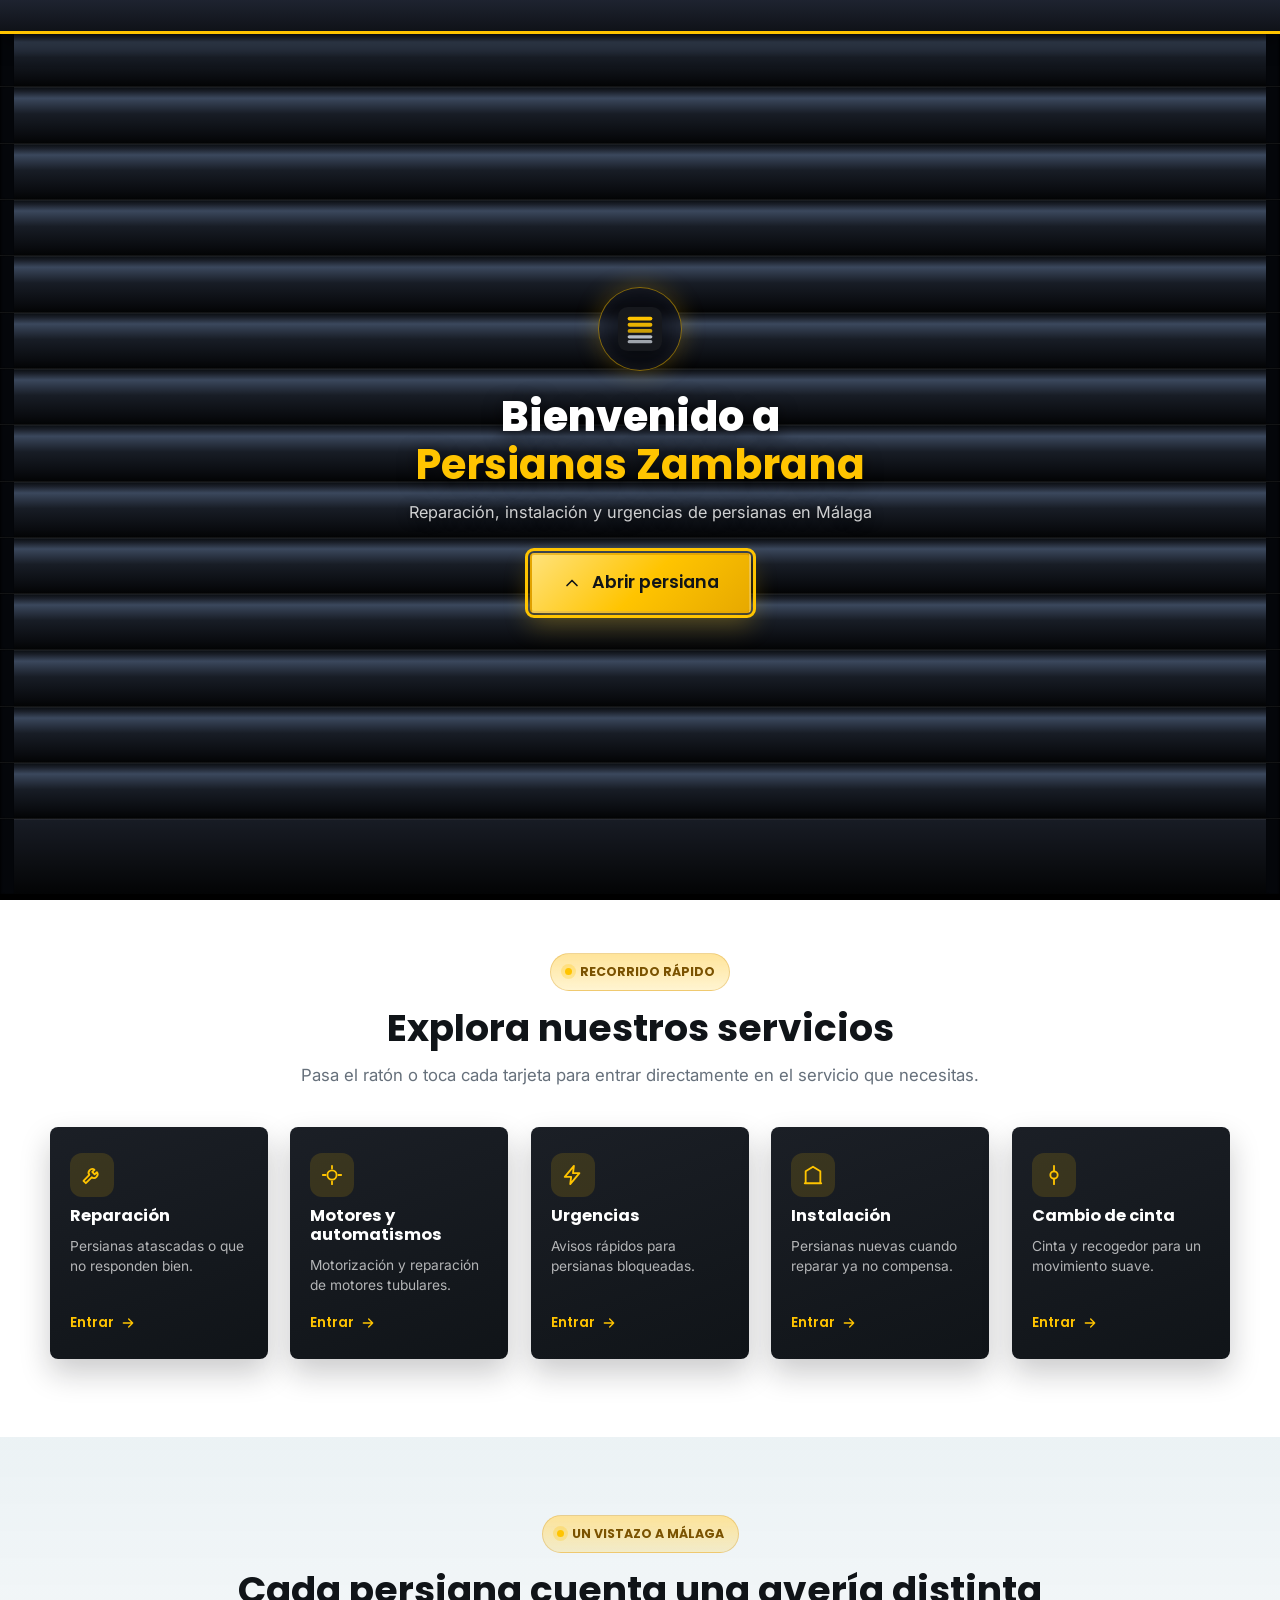
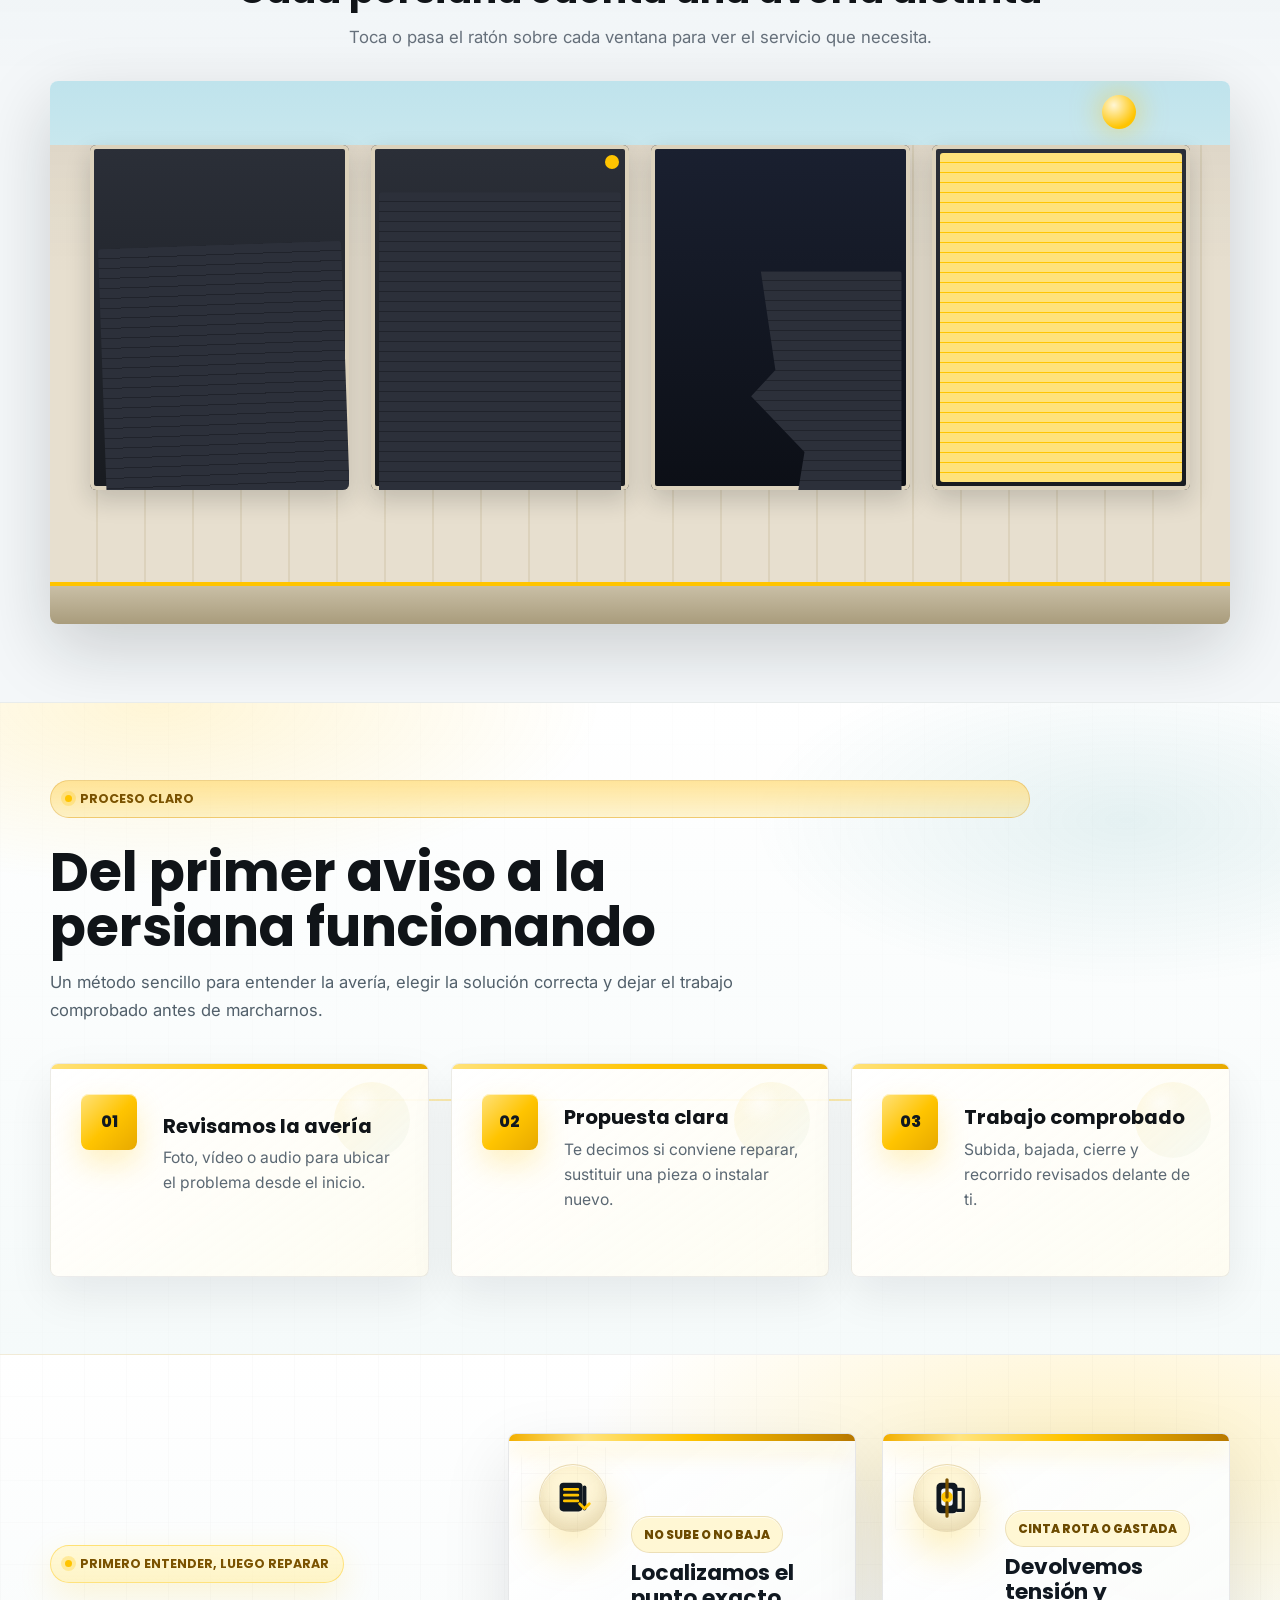
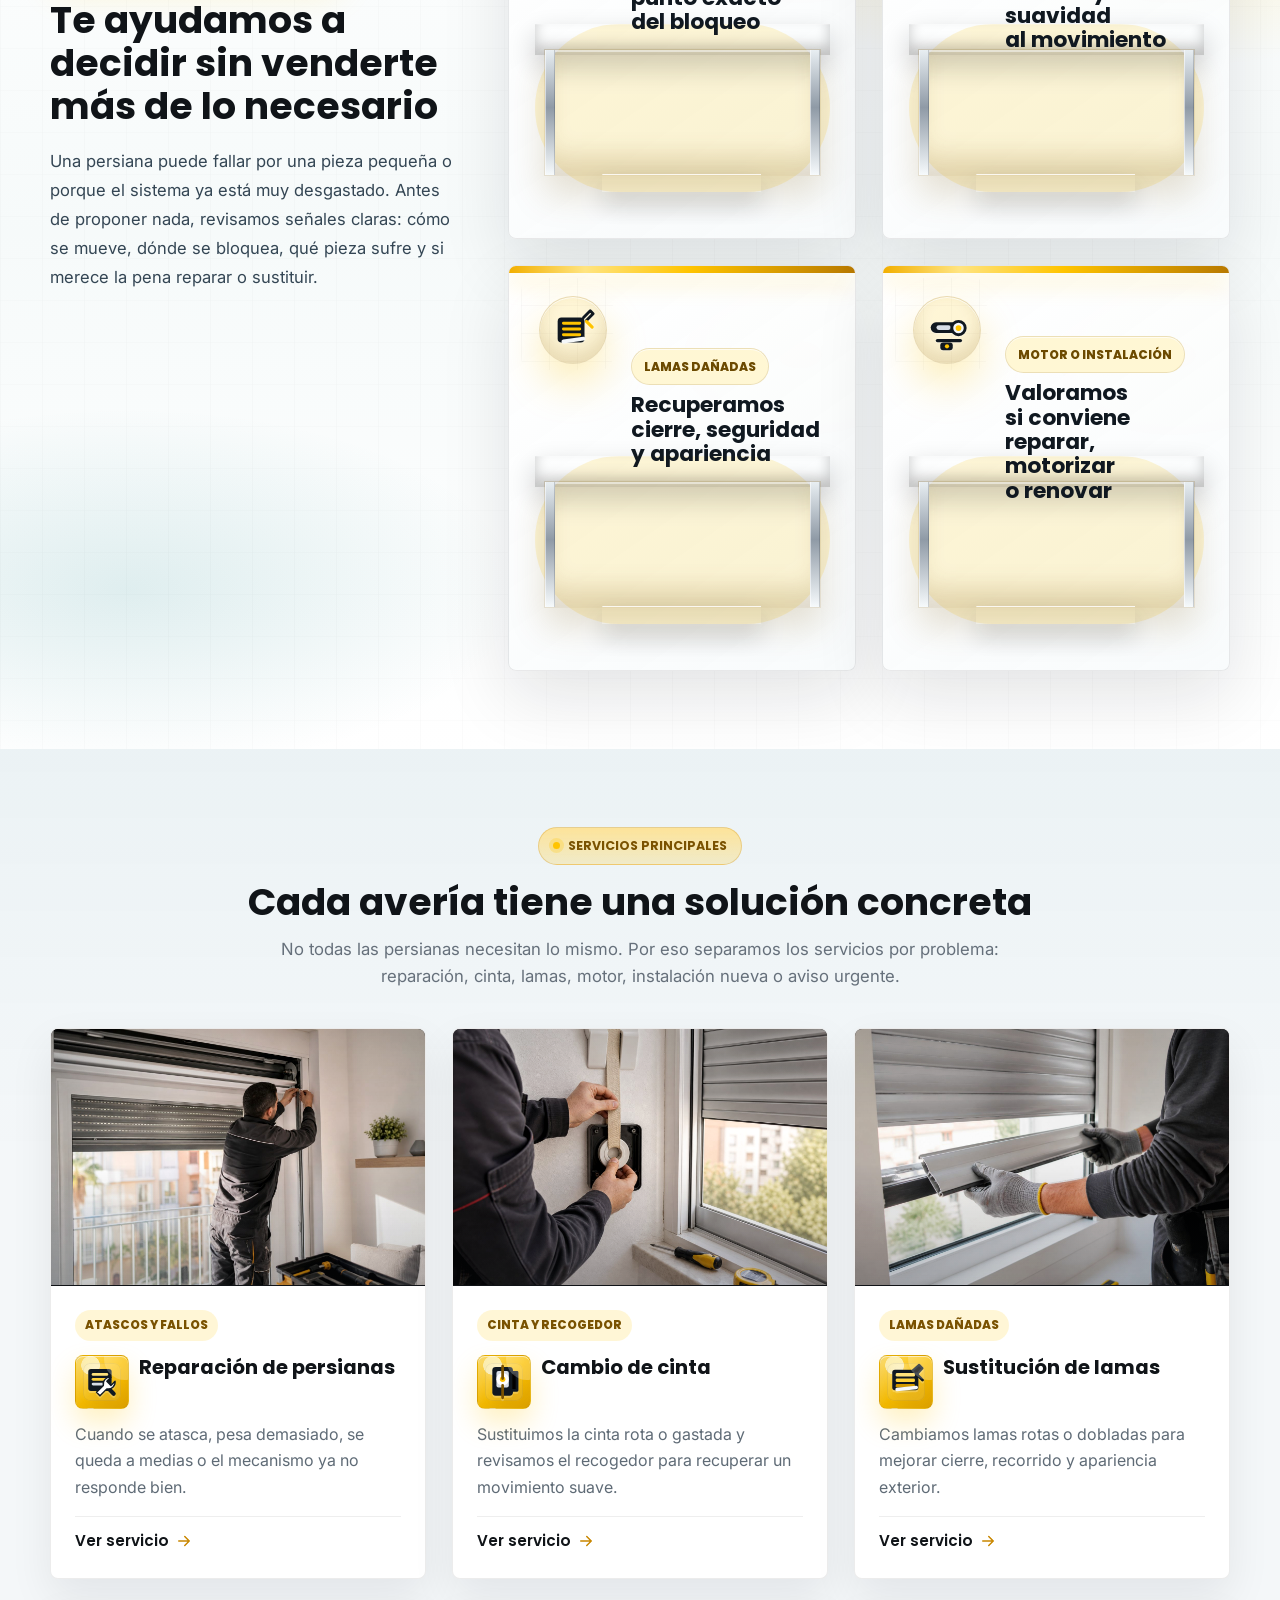
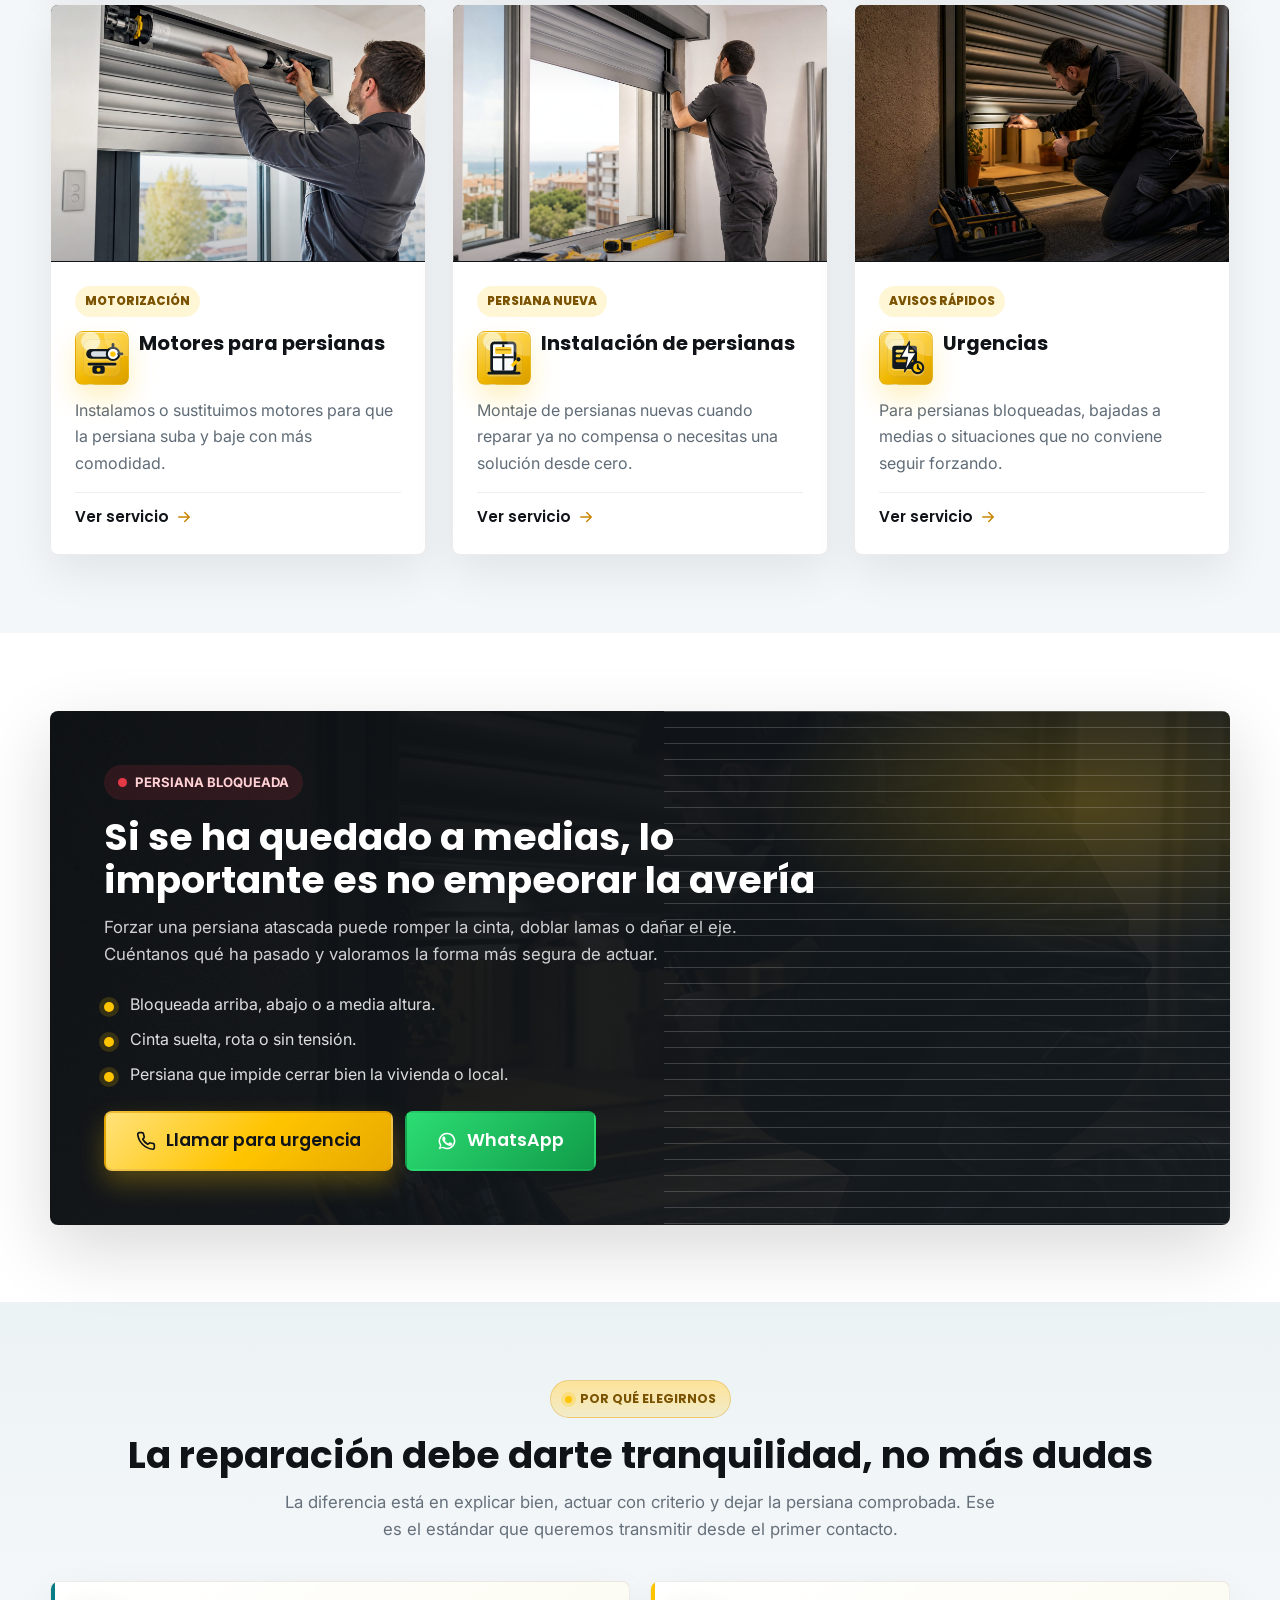
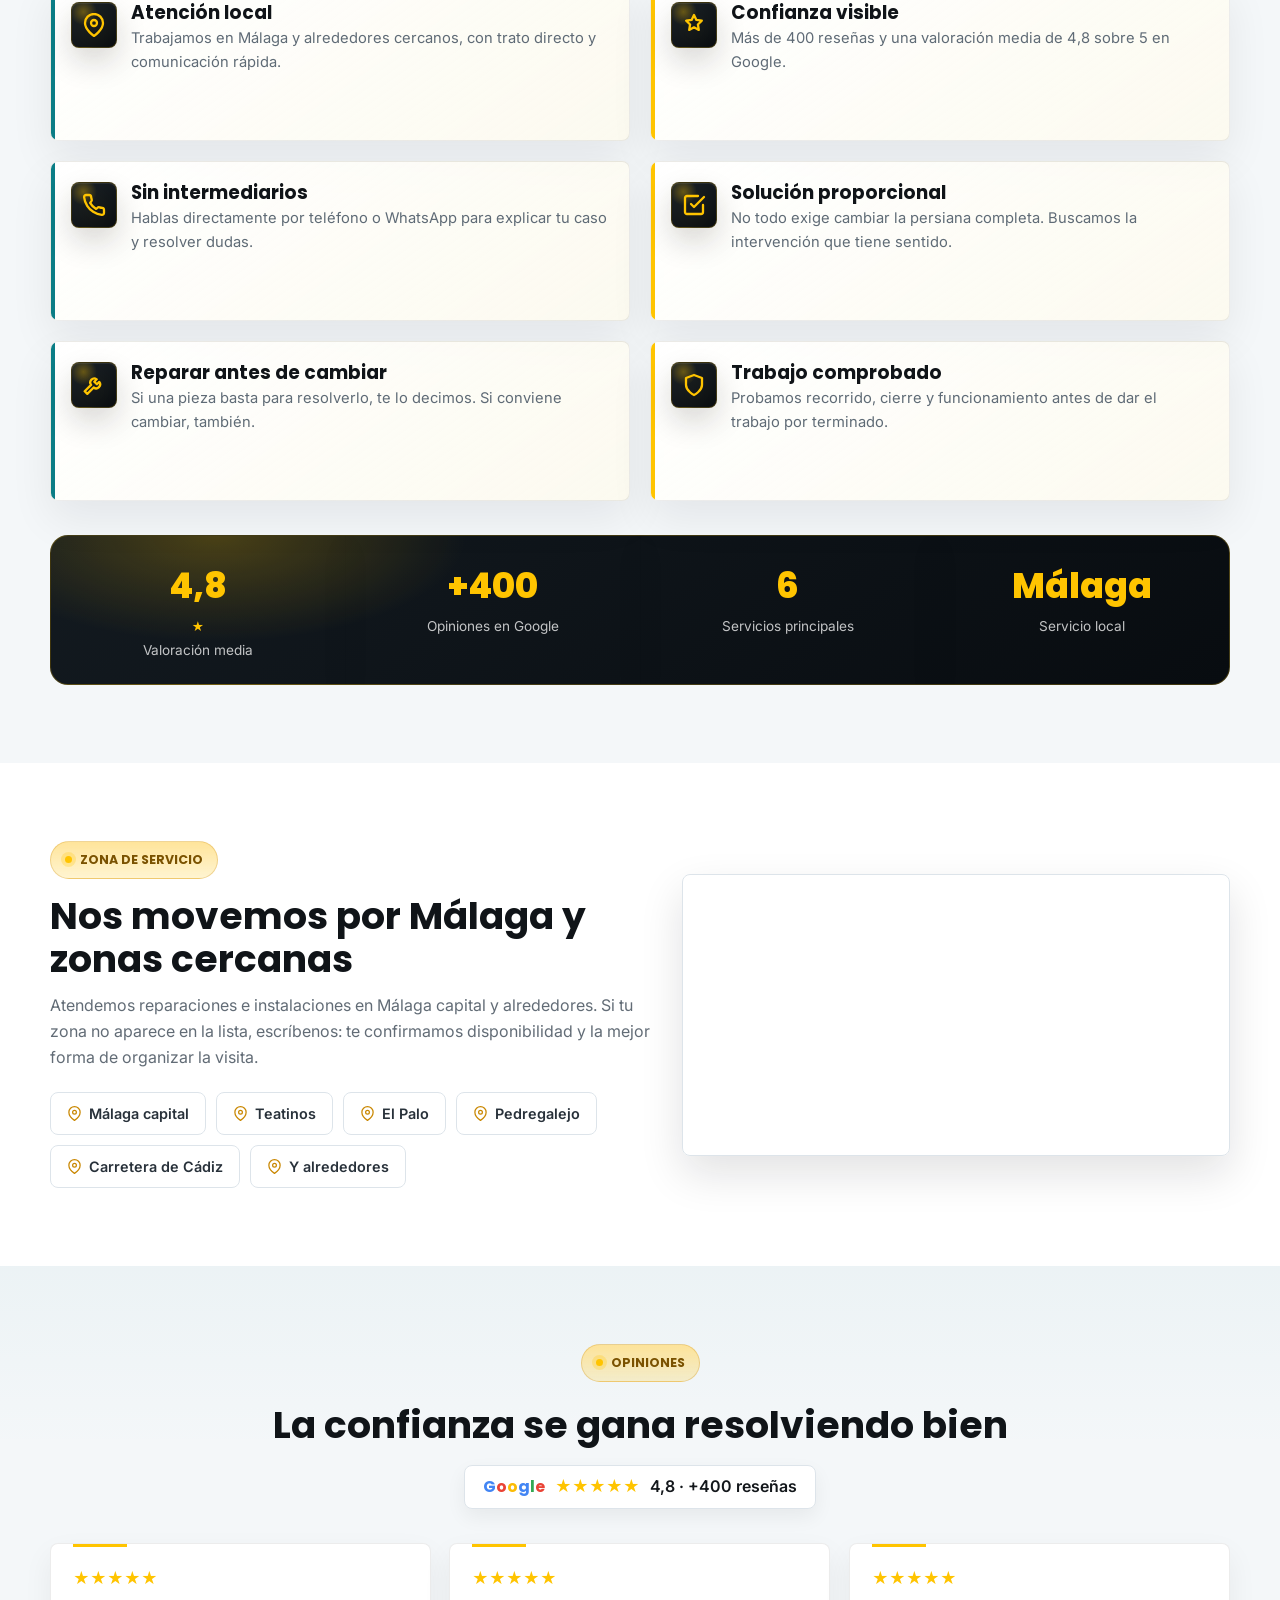
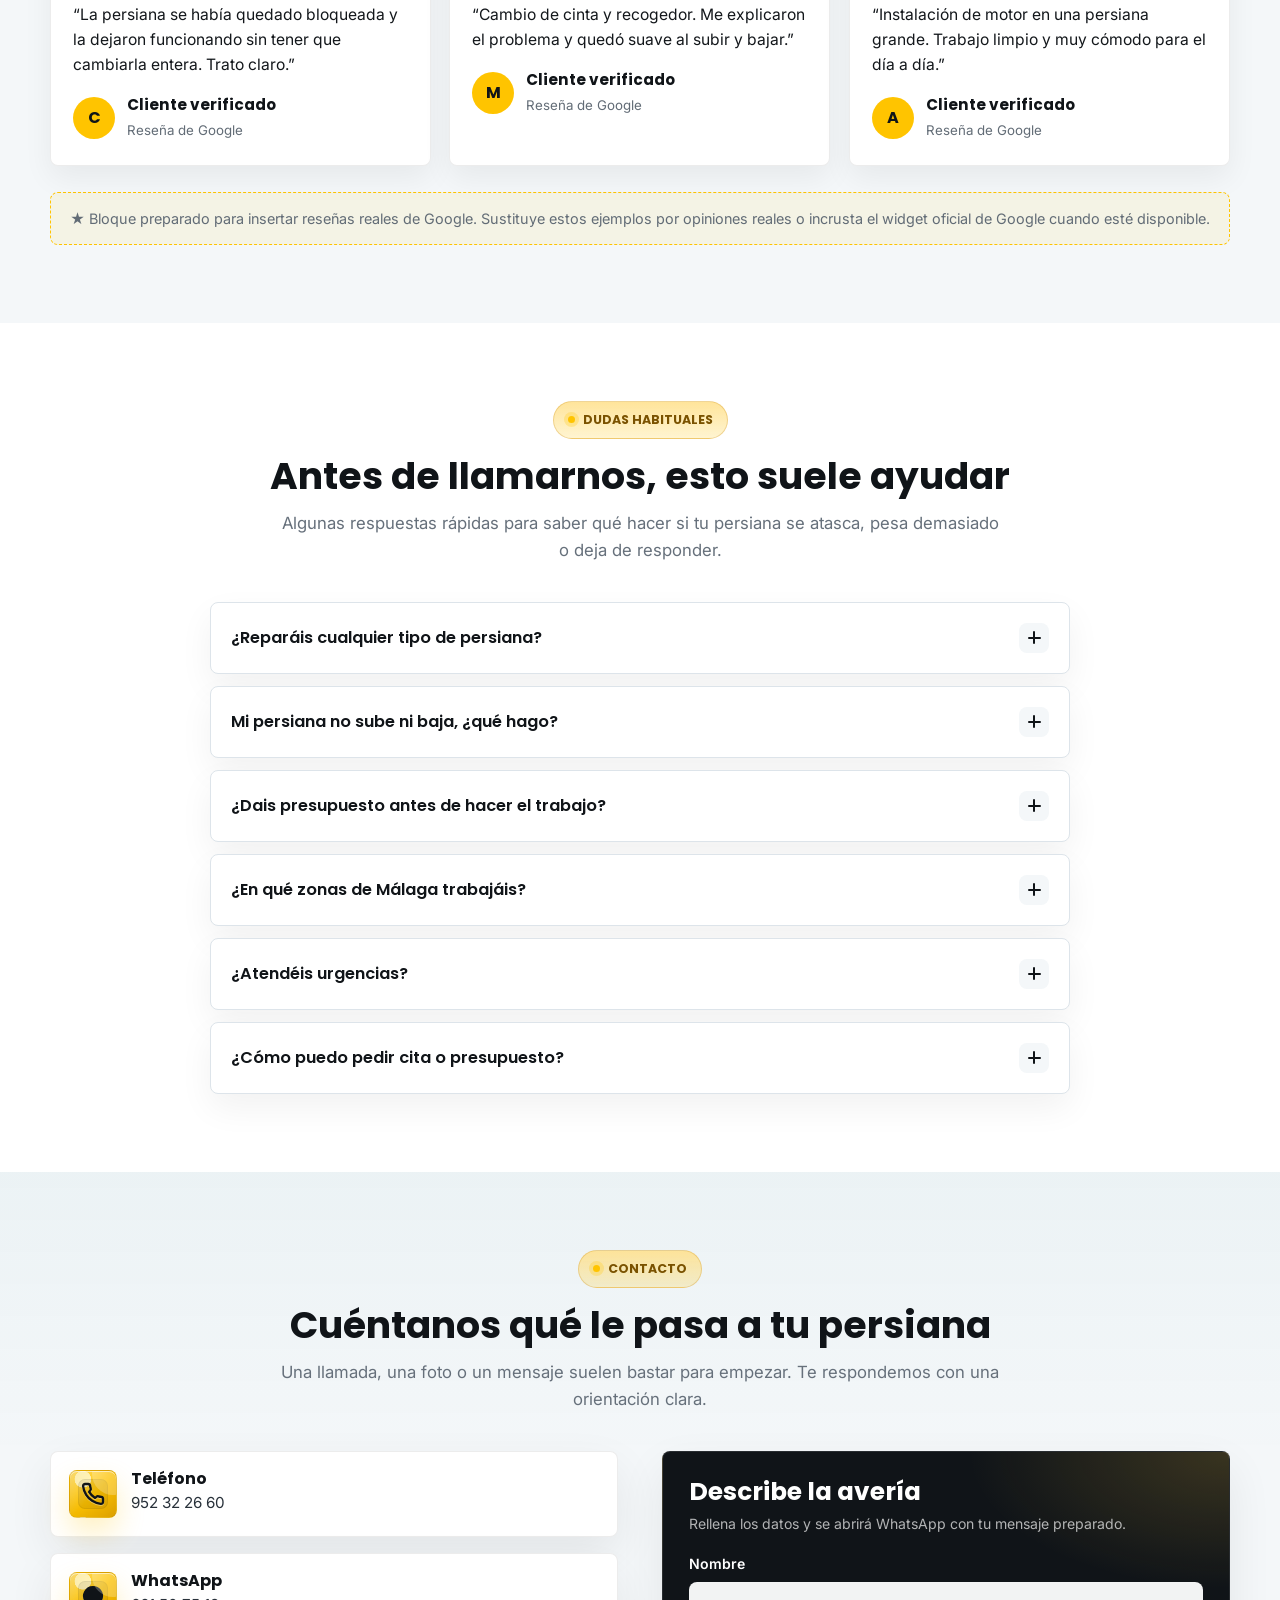
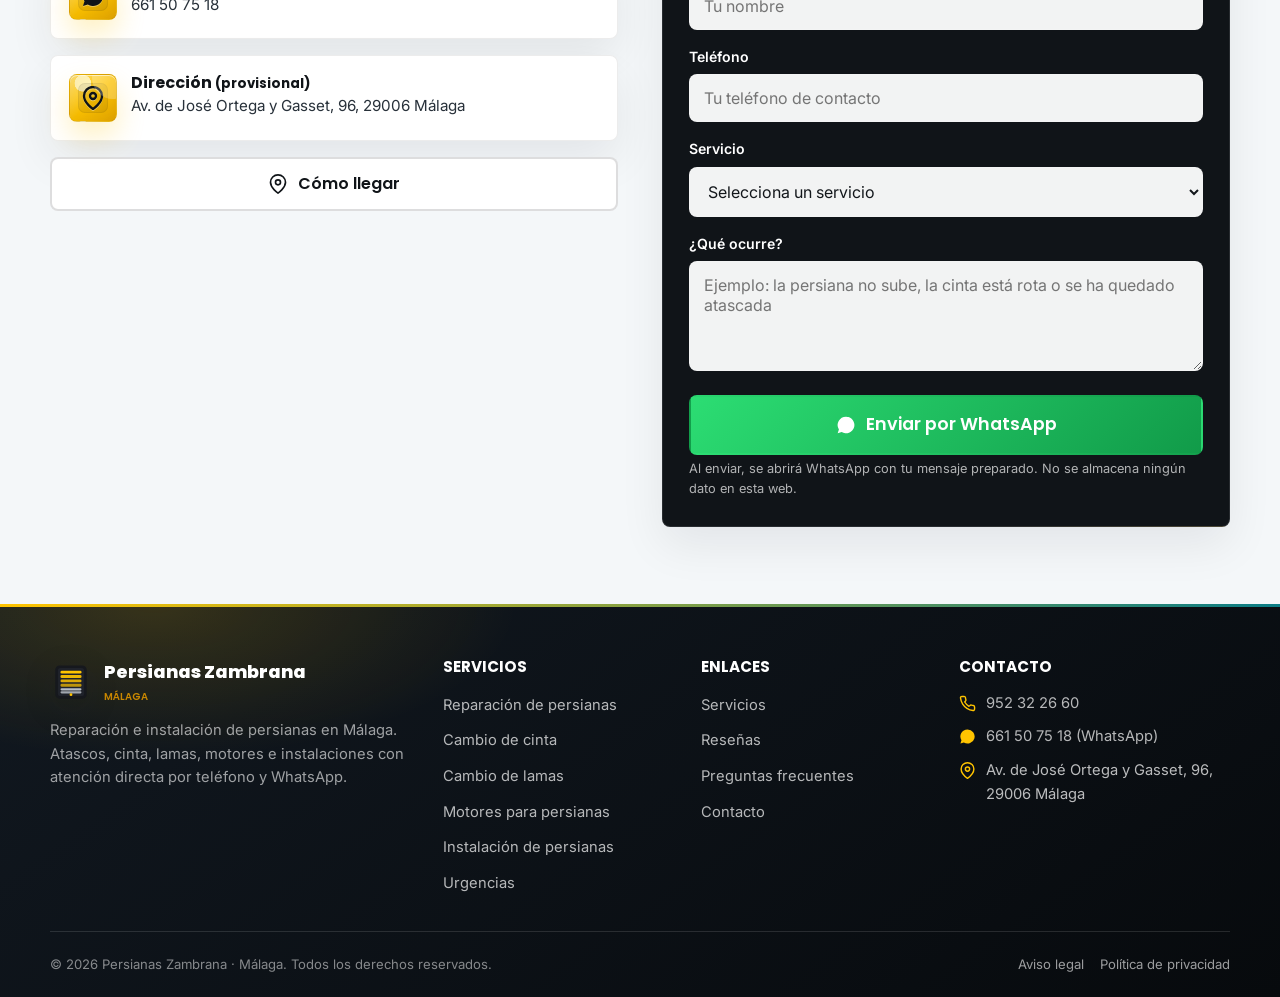
<file: index.html>
<!DOCTYPE html>
<html lang="es">
<head>
  <script>(function(){if(sessionStorage.getItem("pz_nav")==="1"){sessionStorage.removeItem("pz_nav");document.documentElement.classList.add("pz-nav-entrando");}})();</script>
  <meta charset="UTF-8">
  <meta name="viewport" content="width=device-width, initial-scale=1.0">

  <!-- ============ SEO HOME ============ -->
  <title>Persianas Zambrana Málaga | Reparación e instalación de persianas</title>
  <meta name="description" content="Arreglo e instalación de persianas en Málaga. Atascos, cinta, lamas, motores y persianas nuevas con orientación clara por teléfono o WhatsApp.">
  <meta name="keywords" content="persianas Málaga, reparación de persianas Málaga, persianista Málaga, cambio cinta persiana Málaga, motor persiana Málaga, instalación persianas Málaga, urgencias persianas Málaga">
  <link rel="canonical" href="./index.html">
  <meta name="robots" content="index, follow">
  <meta name="theme-color" content="#16181D">

  <!-- Open Graph -->
  <meta property="og:type" content="website">
  <meta property="og:title" content="Persianas Zambrana Málaga | Reparación e instalación de persianas">
  <meta property="og:description" content="Arreglo e instalación de persianas en Málaga. Cuéntanos la avería y te orientamos antes de desplazarnos.">
  <meta property="og:locale" content="es_ES">
  <meta property="og:image" content="assets/hero-motores.jpg">

  <!-- Favicon -->
  <link rel="icon" type="image/svg+xml" href="assets/favicon.svg">

  <!-- Fuentes -->
  <link rel="preconnect" href="https://fonts.googleapis.com">
  <link rel="preconnect" href="https://fonts.gstatic.com" crossorigin>
  <link href="https://fonts.googleapis.com/css2?family=Inter:wght@400;500;600&family=Poppins:wght@500;600;700;800&display=swap" rel="stylesheet">

  <link rel="stylesheet" href="styles.css">

  <!-- ============ DATOS ESTRUCTURADOS (SEO local) ============
       Edita aquí si cambia algún dato del negocio. -->
  <script type="application/ld+json">
  {
    "@context": "https://schema.org",
    "@type": "HomeAndConstructionBusiness",
    "name": "Persianas Zambrana",
    "image": "assets/hero-zambrana-real.jpg",
    "telephone": "+34952322660",
    "address": {
      "@type": "PostalAddress",
      "streetAddress": "Av. de José Ortega y Gasset, 96",
      "postalCode": "29006",
      "addressLocality": "Málaga",
      "addressCountry": "ES"
    },
    "areaServed": "Málaga",
    "url": "./index.html",
    "aggregateRating": {
      "@type": "AggregateRating",
      "ratingValue": "4.8",
      "reviewCount": "400"
    }
  }
  </script>
</head>
<body>

  <!-- =========================================================
       INTRO INMERSIVA — Persiana metálica a pantalla completa (gate)
       Se mantiene cerrada hasta pulsar "Abrir persiana"; sube con
       efecto cinematográfico y luz. Se recuerda con localStorage.
       ========================================================= -->
  <div id="intro" class="intro-cine" role="dialog" aria-modal="true" aria-label="Bienvenida a Persianas Zambrana">
    <!-- Cajón superior de la persiana -->
    <div class="intro-cine__caja" aria-hidden="true"></div>

    <!-- Lamas metálicas que suben al abrir -->
    <div class="intro-cine__lamas" aria-hidden="true">
      <span class="intro-lama" style="--i:0"></span>
      <span class="intro-lama" style="--i:1"></span>
      <span class="intro-lama" style="--i:2"></span>
      <span class="intro-lama" style="--i:3"></span>
      <span class="intro-lama" style="--i:4"></span>
      <span class="intro-lama" style="--i:5"></span>
      <span class="intro-lama" style="--i:6"></span>
      <span class="intro-lama" style="--i:7"></span>
      <span class="intro-lama" style="--i:8"></span>
      <span class="intro-lama" style="--i:9"></span>
      <span class="intro-lama" style="--i:10"></span>
      <span class="intro-lama" style="--i:11"></span>
      <span class="intro-lama" style="--i:12"></span>
      <span class="intro-lama" style="--i:13"></span>
      <span class="intro-lama intro-lama--final" style="--i:14"></span>
    </div>

    <!-- Marca + botón de apertura -->
    <div class="intro-cine__marca">
      <span class="intro-cine__logo"><img src="assets/favicon.svg" alt=""></span>
      <p class="intro-titulo">Bienvenido a <b>Persianas Zambrana</b></p>
      <p class="intro-sub">Reparación, instalación y urgencias de persianas en Málaga</p>
      <button type="button" id="intro-btn" class="btn btn-call btn-grande intro-cta">
        <svg viewBox="0 0 24 24" fill="none" stroke="currentColor" stroke-width="2" stroke-linecap="round" stroke-linejoin="round"><path d="m18 15-6-6-6 6"/></svg>
        Abrir persiana
      </button>
    </div>
  </div>

  <!-- =========================================================
       TOPBAR
       ========================================================= -->
  <div class="topbar">
    <div class="contenedor">
      <a href="tel:952322660">
        <svg viewBox="0 0 24 24" fill="none" stroke="currentColor" stroke-width="2" stroke-linecap="round" stroke-linejoin="round"><path d="M22 16.9v3a2 2 0 0 1-2.2 2 19.8 19.8 0 0 1-8.6-3.1 19.5 19.5 0 0 1-6-6 19.8 19.8 0 0 1-3.1-8.7A2 2 0 0 1 4.1 2h3a2 2 0 0 1 2 1.7c.1.9.3 1.8.6 2.7a2 2 0 0 1-.5 2.1L8.1 9.9a16 16 0 0 0 6 6l1.4-1.1a2 2 0 0 1 2.1-.5c.9.3 1.8.5 2.7.6a2 2 0 0 1 1.7 2z"/></svg>
        952 32 26 60
      </a>
      <span class="topbar-sep">·</span>
      <span class="topbar-horario">
        <svg viewBox="0 0 24 24" fill="none" stroke="currentColor" stroke-width="2" stroke-linecap="round" stroke-linejoin="round"><circle cx="12" cy="12" r="9"/><path d="M12 7v5l3 2"/></svg>
        Atención en Málaga y alrededores
      </span>
    </div>
  </div>

  <!-- =========================================================
       HEADER FIJO + NAVEGACIÓN
       ========================================================= -->
  <header class="site-header">
    <div class="contenedor">
      <nav class="nav" aria-label="Navegación principal">
        <a href="index.html" class="logo" aria-label="Persianas Zambrana - Inicio">
          <img src="assets/logo.svg" alt="">
          <span>Persianas Zambrana<small>Málaga</small></span>
        </a>

        <ul class="nav-links" id="nav-links">
          <li><a href="index.html" class="activo">Inicio</a></li>
          <li><a href="reparacion-persianas-malaga.html">Reparación</a></li>
          <li><a href="cambio-cinta-persianas-malaga.html">Cambio de cinta</a></li>
          <li><a href="cambio-lamas-persianas-malaga.html">Cambio de lamas</a></li>
          <li><a href="motores-persianas-malaga.html">Motores</a></li>
          <li><a href="instalacion-persianas-malaga.html">Instalación</a></li>
          <li><a href="urgencias-persianas-malaga.html">Urgencias</a></li>
          <li class="nav-cta-movil">
            <a href="tel:952322660" class="btn btn-call">Llamar 952 32 26 60</a>
            <a href="https://wa.me/34661507518?text=Hola%2C%20he%20visto%20la%20web%20de%20Persianas%20Zambrana.%20Necesito%20informaci%C3%B3n%20o%20presupuesto%20para%20una%20persiana%20en%20M%C3%A1laga.%20%C2%BFPod%C3%A9is%20ayudarme%3F" class="btn btn-wa" target="_blank" rel="noopener">WhatsApp</a>
          </li>
        </ul>

        <div class="nav-acciones">
          <a href="tel:952322660" class="btn btn-call btn-call-header">
            <svg viewBox="0 0 24 24" fill="none" stroke="currentColor" stroke-width="2" stroke-linecap="round" stroke-linejoin="round"><path d="M22 16.9v3a2 2 0 0 1-2.2 2 19.8 19.8 0 0 1-8.6-3.1 19.5 19.5 0 0 1-6-6 19.8 19.8 0 0 1-3.1-8.7A2 2 0 0 1 4.1 2h3a2 2 0 0 1 2 1.7c.1.9.3 1.8.6 2.7a2 2 0 0 1-.5 2.1L8.1 9.9a16 16 0 0 0 6 6l1.4-1.1a2 2 0 0 1 2.1-.5c.9.3 1.8.5 2.7.6a2 2 0 0 1 1.7 2z"/></svg>
            <span class="txt">Llamar ahora</span>
          </a>
          <button class="nav-toggle" id="nav-toggle" aria-label="Abrir menú" aria-controls="nav-links" aria-expanded="false">
            <span></span><span></span><span></span>
          </button>
        </div>
      </nav>
    </div>
  </header>

  <main>
    <!-- =========================================================
         1. HERO
         ========================================================= -->
    <section class="hero hero--sin-foto">
      <div class="contenedor hero-grid">
        <div class="hero-texto reveal">
          <div class="hero-copy">
            <span class="eyebrow">Persianas Zambrana en Málaga</span>
            <h1>Tu persiana vuelve a funcionar <mark>sin complicarte el día</mark></h1>
            <p class="hero-sub">Reparamos persianas atascadas, cintas rotas, lamas dañadas, motores e instalaciones nuevas. Mándanos una foto por WhatsApp y te orientamos con claridad antes de desplazarnos.</p>

            <div class="cta-grupo">
              <a href="tel:952322660" class="btn btn-call btn-grande">
                <svg viewBox="0 0 24 24" fill="none" stroke="currentColor" stroke-width="2" stroke-linecap="round" stroke-linejoin="round"><path d="M22 16.9v3a2 2 0 0 1-2.2 2 19.8 19.8 0 0 1-8.6-3.1 19.5 19.5 0 0 1-6-6 19.8 19.8 0 0 1-3.1-8.7A2 2 0 0 1 4.1 2h3a2 2 0 0 1 2 1.7c.1.9.3 1.8.6 2.7a2 2 0 0 1-.5 2.1L8.1 9.9a16 16 0 0 0 6 6l1.4-1.1a2 2 0 0 1 2.1-.5c.9.3 1.8.5 2.7.6a2 2 0 0 1 1.7 2z"/></svg>
                Llamar ahora
              </a>
              <a href="https://wa.me/34661507518?text=Hola%2C%20he%20visto%20la%20web%20de%20Persianas%20Zambrana.%20Necesito%20informaci%C3%B3n%20o%20presupuesto%20para%20una%20persiana%20en%20M%C3%A1laga.%20%C2%BFPod%C3%A9is%20ayudarme%3F" class="btn btn-wa btn-grande" target="_blank" rel="noopener">
                <svg viewBox="0 0 24 24" fill="currentColor"><path d="M17.5 14.4c-.3-.1-1.7-.8-1.9-.9-.3-.1-.5-.1-.7.1-.2.3-.7.9-.9 1.1-.2.2-.3.2-.6.1-.3-.1-1.2-.5-2.3-1.4-.9-.8-1.4-1.7-1.6-2-.2-.3 0-.5.1-.6.1-.1.3-.3.4-.5.1-.2.2-.3.3-.5.1-.2 0-.4 0-.5 0-.1-.7-1.6-.9-2.2-.2-.6-.5-.5-.7-.5h-.6c-.2 0-.5.1-.8.4-.3.3-1 1-1 2.5s1.1 2.9 1.2 3.1c.1.2 2.1 3.2 5.1 4.5.7.3 1.3.5 1.7.6.7.2 1.4.2 1.9.1.6-.1 1.7-.7 1.9-1.4.2-.7.2-1.2.2-1.4-.1-.1-.3-.2-.6-.3z"/><path d="M12 2a10 10 0 0 0-8.5 15.3L2 22l4.8-1.5A10 10 0 1 0 12 2zm0 18.2c-1.5 0-3-.4-4.3-1.2l-.3-.2-3 .9.9-2.9-.2-.3A8.2 8.2 0 1 1 12 20.2z"/></svg>
                Enviar foto por WhatsApp
              </a>
              <a href="#servicios" class="btn btn-outline btn-grande">Ver servicios</a>
            </div>

            <div class="confianza-badges">
              <span class="badge"><span class="estrellas">★★★★★</span> 4,8/5 en Google</span>
              <span class="badge">
                <svg viewBox="0 0 24 24" fill="none" stroke="currentColor" stroke-width="2" stroke-linecap="round" stroke-linejoin="round"><path d="M17 21v-2a4 4 0 0 0-4-4H5a4 4 0 0 0-4 4v2"/><circle cx="9" cy="7" r="4"/><path d="M23 21v-2a4 4 0 0 0-3-3.9"/></svg>
                Más de 400 reseñas
              </span>
              <span class="badge">
                <svg viewBox="0 0 24 24" fill="none" stroke="currentColor" stroke-width="2" stroke-linecap="round" stroke-linejoin="round"><path d="M21 10c0 7-9 13-9 13s-9-6-9-13a9 9 0 0 1 18 0z"/><circle cx="12" cy="10" r="3"/></svg>
                Servicio local
              </span>
            </div>
          </div>

          <aside class="hero-diagnostico" aria-label="Diagnóstico rápido por WhatsApp">
            <span class="diagnostico-kicker">Diagnóstico rápido</span>
            <h2>Una foto suele bastar para empezar bien</h2>
            <p>Vemos el tipo de persiana, la posición del bloqueo y la pieza que puede estar fallando.</p>
            <ul>
              <li><b>1.</b> Foto o vídeo de la persiana.</li>
              <li><b>2.</b> Te decimos qué puede ser.</li>
              <li><b>3.</b> Organizamos la visita con una idea clara.</li>
            </ul>
            <a href="https://wa.me/34661507518?text=Hola%2C%20quiero%20enviar%20una%20foto%20de%20mi%20persiana%20para%20que%20me%20orient%C3%A9is.%20Estoy%20en%20M%C3%A1laga." class="diagnostico-link" target="_blank" rel="noopener">Abrir WhatsApp</a>
          </aside>
        </div>

        <div class="hero-media reveal d1" aria-hidden="true">
          <img src="assets/hero-motores.jpg" alt="Técnico instalando un motor tubular en una persiana en Málaga" width="1448" height="1086" fetchpriority="high">
          <span class="hero-lamas" aria-hidden="true"></span>
          <div class="hero-card hero-card--rating" aria-label="Valoración de Persianas Zambrana en Google">
            <strong>4,8</strong>
            <span><span class="estrellas">★★★★★</span><small>+400 reseñas en Google</small></span>
          </div>
          <div class="hero-card hero-card--servicio">
            <span class="dot"></span>
            <span>Atención en Málaga capital y alrededores</span>
          </div>
        </div>
      </div>
    </section>

    <!-- =========================================================
         EXPLORA — Mini recorrido interactivo por servicios
         ========================================================= -->
    <section class="section explora" id="explora">
      <div class="contenedor">
        <div class="text-center reveal">
          <span class="eyebrow">Recorrido rápido</span>
          <h2 class="seccion-titulo">Explora nuestros servicios</h2>
          <p class="seccion-intro">Pasa el ratón o toca cada tarjeta para entrar directamente en el servicio que necesitas.</p>
        </div>

        <div class="explora-grid">
          <a class="explora-card reveal" href="reparacion-persianas-malaga.html">
            <span class="explora-card__brillo" aria-hidden="true"></span>
            <span class="explora-card__ico"><svg viewBox="0 0 24 24" fill="none" stroke="currentColor" stroke-width="2" stroke-linecap="round" stroke-linejoin="round"><path d="M14.7 6.3a4 4 0 0 0-5.6 5.6l-6.4 6.4 2.6 2.6 6.4-6.4a4 4 0 0 0 5.6-5.6l-2.4 2.4-2.6-2.6z"/></svg></span>
            <h3>Reparación</h3>
            <p>Persianas atascadas o que no responden bien.</p>
            <span class="explora-card__cta">Entrar <svg viewBox="0 0 24 24" fill="none" stroke="currentColor" stroke-width="2" stroke-linecap="round" stroke-linejoin="round"><path d="M5 12h14M13 6l6 6-6 6"/></svg></span>
          </a>

          <a class="explora-card reveal d1" href="motores-persianas-malaga.html">
            <span class="explora-card__brillo" aria-hidden="true"></span>
            <span class="explora-card__ico"><svg viewBox="0 0 24 24" fill="none" stroke="currentColor" stroke-width="2" stroke-linecap="round" stroke-linejoin="round"><path d="M12 2v3M12 19v3M2 12h3M19 12h3"/><circle cx="12" cy="12" r="5"/></svg></span>
            <h3>Motores y automatismos</h3>
            <p>Motorización y reparación de motores tubulares.</p>
            <span class="explora-card__cta">Entrar <svg viewBox="0 0 24 24" fill="none" stroke="currentColor" stroke-width="2" stroke-linecap="round" stroke-linejoin="round"><path d="M5 12h14M13 6l6 6-6 6"/></svg></span>
          </a>

          <a class="explora-card reveal d2" href="urgencias-persianas-malaga.html">
            <span class="explora-card__brillo" aria-hidden="true"></span>
            <span class="explora-card__ico"><svg viewBox="0 0 24 24" fill="none" stroke="currentColor" stroke-width="2" stroke-linecap="round" stroke-linejoin="round"><path d="m13 2-10 12h7l-1 8 10-12h-7l1-8z"/></svg></span>
            <h3>Urgencias</h3>
            <p>Avisos rápidos para persianas bloqueadas.</p>
            <span class="explora-card__cta">Entrar <svg viewBox="0 0 24 24" fill="none" stroke="currentColor" stroke-width="2" stroke-linecap="round" stroke-linejoin="round"><path d="M5 12h14M13 6l6 6-6 6"/></svg></span>
          </a>

          <a class="explora-card reveal d3" href="instalacion-persianas-malaga.html">
            <span class="explora-card__brillo" aria-hidden="true"></span>
            <span class="explora-card__ico"><svg viewBox="0 0 24 24" fill="none" stroke="currentColor" stroke-width="2" stroke-linecap="round" stroke-linejoin="round"><path d="M3 21h18M4 21V8l8-5 8 5v13"/></svg></span>
            <h3>Instalación</h3>
            <p>Persianas nuevas cuando reparar ya no compensa.</p>
            <span class="explora-card__cta">Entrar <svg viewBox="0 0 24 24" fill="none" stroke="currentColor" stroke-width="2" stroke-linecap="round" stroke-linejoin="round"><path d="M5 12h14M13 6l6 6-6 6"/></svg></span>
          </a>

          <a class="explora-card reveal" href="cambio-cinta-persianas-malaga.html">
            <span class="explora-card__brillo" aria-hidden="true"></span>
            <span class="explora-card__ico"><svg viewBox="0 0 24 24" fill="none" stroke="currentColor" stroke-width="2" stroke-linecap="round" stroke-linejoin="round"><path d="M12 2v6M12 16v6"/><circle cx="12" cy="12" r="4"/></svg></span>
            <h3>Cambio de cinta</h3>
            <p>Cinta y recogedor para un movimiento suave.</p>
            <span class="explora-card__cta">Entrar <svg viewBox="0 0 24 24" fill="none" stroke="currentColor" stroke-width="2" stroke-linecap="round" stroke-linejoin="round"><path d="M5 12h14M13 6l6 6-6 6"/></svg></span>
          </a>
        </div>
      </div>
    </section>

    <!-- =========================================================
         FACHADA INTERACTIVA — Calle de Málaga
         ========================================================= -->
    <section class="section section--gris fachada-seccion">
      <div class="contenedor">
        <div class="text-center reveal">
          <span class="eyebrow">Un vistazo a Málaga</span>
          <h2 class="seccion-titulo">Cada persiana cuenta una avería distinta</h2>
          <p class="seccion-intro">Toca o pasa el ratón sobre cada ventana para ver el servicio que necesita.</p>
        </div>

        <div class="fachada reveal" role="group" aria-label="Fachada interactiva con ejemplos de averías de persianas en Málaga">
          <div class="fachada-cielo" aria-hidden="true"><span class="fachada-sol"></span></div>
          <div class="fachada-muro">
            <a class="ventana ventana--atascada" href="reparacion-persianas-malaga.html">
              <span class="ventana-marco"><span class="ventana-persiana"></span></span>
              <span class="ventana-tag"><strong>Persiana atascada</strong><small>Ver reparación</small></span>
            </a>
            <a class="ventana ventana--motor" href="motores-persianas-malaga.html">
              <span class="ventana-marco"><span class="ventana-persiana"></span></span>
              <span class="ventana-tag"><strong>Motor averiado</strong><small>Ver motores</small></span>
            </a>
            <a class="ventana ventana--urgencia" href="urgencias-persianas-malaga.html">
              <span class="ventana-marco"><span class="ventana-persiana"></span></span>
              <span class="ventana-tag"><strong>Persiana rota</strong><small>Ver urgencias</small></span>
            </a>
            <a class="ventana ventana--nueva" href="instalacion-persianas-malaga.html">
              <span class="ventana-marco"><span class="ventana-persiana"></span></span>
              <span class="ventana-tag"><strong>Persiana nueva</strong><small>Ver instalación</small></span>
            </a>
          </div>
          <div class="fachada-portal" aria-hidden="true"></div>
        </div>
      </div>
    </section>

    <section class="home-strip home-process" aria-label="Proceso de trabajo">
      <div class="contenedor">
        <div class="process-head reveal">
          <span class="eyebrow">Proceso claro</span>
          <h2>Del primer aviso a la persiana funcionando</h2>
          <p>Un método sencillo para entender la avería, elegir la solución correcta y dejar el trabajo comprobado antes de marcharnos.</p>
        </div>

        <div class="strip-grid">
          <div tabindex="0" aria-label="Paso 1: Revisamos la avería">
            <span>01</span>
            <b>Revisamos la avería</b>
            <small>Foto, vídeo o audio para ubicar el problema desde el inicio.</small>
            <p class="step-more">Vemos si puede venir de cinta, recogedor, lamas, eje, motor o atasco para llegar con una idea clara.</p>
          </div>
          <div tabindex="0" aria-label="Paso 2: Te proponemos una solución">
            <span>02</span>
            <b>Propuesta clara</b>
            <small>Te decimos si conviene reparar, sustituir una pieza o instalar nuevo.</small>
            <p class="step-more">Priorizamos la solución que tiene sentido para tu persiana, sin cambiar más de lo necesario.</p>
          </div>
          <div tabindex="0" aria-label="Paso 3: Probamos el funcionamiento">
            <span>03</span>
            <b>Trabajo comprobado</b>
            <small>Subida, bajada, cierre y recorrido revisados delante de ti.</small>
            <p class="step-more">La persiana queda probada para el uso diario y te explicamos de forma sencilla lo realizado.</p>
          </div>
        </div>
      </div>
    </section>

    <section class="section section--asesoria">
      <div class="contenedor asesoria-grid">
        <div class="asesoria-copy reveal">
          <span class="eyebrow">Primero entender, luego reparar</span>
          <h2 class="seccion-titulo">Te ayudamos a decidir sin venderte más de lo necesario</h2>
          <p>Una persiana puede fallar por una pieza pequeña o porque el sistema ya está muy desgastado. Antes de proponer nada, revisamos señales claras: cómo se mueve, dónde se bloquea, qué pieza sufre y si merece la pena reparar o sustituir.</p>
        </div>
        <div class="decision-grid">
          <article class="decision-item reveal" tabindex="0" aria-label="Abrir detalle sobre persianas que no suben o no bajan">
            <span class="decision-icon" aria-hidden="true"><svg viewBox="0 0 48 48" fill="none"><rect x="10" y="8" width="24" height="30" rx="4" fill="#101820"/><path d="M15 15h14M15 21h14M15 27h14" stroke="#FFC400" stroke-width="3" stroke-linecap="round"/><path d="M36 13v22" stroke="#101820" stroke-width="4" stroke-linecap="round"/><path d="m31 30 5 5 5-5" stroke="#FFC400" stroke-width="3" stroke-linecap="round" stroke-linejoin="round"/></svg></span>
            <span class="decision-tag">No sube o no baja</span>
            <b>Localizamos el punto exacto del bloqueo</b>
            <p>Cuando una persiana se queda a medias, forzarla puede romper cinta, lamas o eje. Revisamos si el problema está en el recorrido, el recogedor, una lama desplazada o el mecanismo interior.</p>
            <ul>
              <li>Atasco, roce o persiana descolgada.</li>
              <li>Reparación antes de cambiar piezas de más.</li>
            </ul>
            <span class="decision-lama" aria-hidden="true">
              <span class="decision-lama__cajon"></span>
              <span class="decision-lama__paño"></span>
              <span class="decision-lama__tirador"></span>
            </span>
          </article>
          <article class="decision-item reveal d1" tabindex="0" aria-label="Abrir detalle sobre cambio de cinta de persiana">
            <span class="decision-icon" aria-hidden="true"><svg viewBox="0 0 48 48" fill="none"><rect x="13" y="8" width="22" height="32" rx="5" fill="#101820"/><rect x="18" y="14" width="12" height="18" rx="3" fill="#F4F7F9"/><circle cx="24" cy="23" r="6" fill="#FFC400"/><path d="M24 5v18M24 29v14" stroke="#7A5200" stroke-width="3.4" stroke-linecap="round"/><path d="M35 15h6v22h-6" stroke="#101820" stroke-width="3.4" stroke-linecap="round" stroke-linejoin="round"/></svg></span>
            <span class="decision-tag">Cinta rota o gastada</span>
            <b>Devolvemos tensión y suavidad al movimiento</b>
            <p>Si la cinta está deshilachada, floja o el recogedor ya no enrolla bien, sustituimos la pieza adecuada y ajustamos la tensión para que la persiana vuelva a subir sin tirones.</p>
            <ul>
              <li>Cinta del ancho correcto.</li>
              <li>Recogedor revisado antes de cerrar.</li>
            </ul>
            <span class="decision-lama" aria-hidden="true">
              <span class="decision-lama__cajon"></span>
              <span class="decision-lama__paño"></span>
              <span class="decision-lama__tirador"></span>
            </span>
          </article>
          <article class="decision-item reveal d2" tabindex="0" aria-label="Abrir detalle sobre sustitución de lamas dañadas">
            <span class="decision-icon" aria-hidden="true"><svg viewBox="0 0 48 48" fill="none"><rect x="8" y="11" width="28" height="26" rx="4" fill="#101820"/><path d="M14 17h17M14 23h17M14 29h17" stroke="#FFC400" stroke-width="3" stroke-linecap="round"/><path d="M14 36l21-3" stroke="#F4F7F9" stroke-width="4" stroke-linecap="round"/><path d="m35 11 7-7 3 3-7 7" stroke="#101820" stroke-width="3" stroke-linecap="round" stroke-linejoin="round"/><path d="M38 15 44 21" stroke="#FFC400" stroke-width="3.2" stroke-linecap="round"/></svg></span>
            <span class="decision-tag">Lamas dañadas</span>
            <b>Recuperamos cierre, seguridad y apariencia</b>
            <p>Una lama rota no solo se ve mal: también puede provocar roces, entrada de luz, pérdida de cierre y nuevos bloqueos. Sustituimos las piezas afectadas sin cambiar todo el conjunto si no hace falta.</p>
            <ul>
              <li>Lamas partidas, dobladas o desencajadas.</li>
              <li>Acabado más uniforme y cuidado.</li>
            </ul>
            <span class="decision-lama" aria-hidden="true">
              <span class="decision-lama__cajon"></span>
              <span class="decision-lama__paño"></span>
              <span class="decision-lama__tirador"></span>
            </span>
          </article>
          <article class="decision-item reveal d3" tabindex="0" aria-label="Abrir detalle sobre motor o instalación de persiana">
            <span class="decision-icon" aria-hidden="true"><svg viewBox="0 0 48 48" fill="none"><rect x="7" y="16" width="28" height="11" rx="5.5" fill="#101820"/><rect x="13" y="19" width="15" height="5" rx="2.5" fill="#D8DEE6"/><circle cx="36" cy="22" r="7" fill="#F4F7F9" stroke="#101820" stroke-width="3"/><circle cx="36" cy="22" r="3" fill="#FFC400"/><path d="M14 35h24" stroke="#101820" stroke-width="3.4" stroke-linecap="round"/><rect x="17" y="37" width="13" height="8" rx="3" fill="#101820"/><circle cx="24" cy="41" r="2.2" fill="#FFC400"/></svg></span>
            <span class="decision-tag">Motor o instalación</span>
            <b>Valoramos si conviene reparar, motorizar o renovar</b>
            <p>Cuando el sistema está muy duro, el motor falla o la persiana antigua acumula problemas, comparamos opciones contigo para que elijas una solución práctica y duradera.</p>
            <ul>
              <li>Motorización para persianas pesadas.</li>
              <li>Instalación nueva si reparar ya no compensa.</li>
            </ul>
            <span class="decision-lama" aria-hidden="true">
              <span class="decision-lama__cajon"></span>
              <span class="decision-lama__paño"></span>
              <span class="decision-lama__tirador"></span>
            </span>
          </article>
        </div>
      </div>
    </section>

    <!-- =========================================================
         3. SERVICIOS DESTACADOS
         ========================================================= -->
    <section class="section section--gris" id="servicios">
      <div class="contenedor">
        <div class="text-center">
          <span class="eyebrow">Servicios principales</span>
          <h2 class="seccion-titulo">Cada avería tiene una solución concreta</h2>
          <p class="seccion-intro">No todas las persianas necesitan lo mismo. Por eso separamos los servicios por problema: reparación, cinta, lamas, motor, instalación nueva o aviso urgente.</p>
        </div>

        <div class="servicios-grid">
          <!-- Reparación -->
          <a class="servicio-card reveal" href="reparacion-persianas-malaga.html">
            <div class="card-img"><img src="assets/hero-reparacion.jpg" alt="Técnico reparando el mecanismo de una persiana atascada"></div>
            <div class="card-cuerpo">
              <span class="card-chip">Atascos y fallos</span>
              <h3><span class="ico"><svg class="service-illustration" viewBox="0 0 64 64" aria-hidden="true" focusable="false"><rect x="12" y="13" width="34" height="32" rx="4" fill="#101820"/><rect x="17" y="19" width="24" height="4" rx="2" fill="#FFE27A"/><rect x="17" y="26" width="24" height="4" rx="2" fill="#FFD23A"/><rect x="17" y="33" width="24" height="4" rx="2" fill="#D8DEE6"/><path d="M39 39l10 10" stroke="#101820" stroke-width="6" stroke-linecap="round"/><path d="M45 25a10 10 0 0 0-11 12l-10 10 5 5 10-10a10 10 0 0 0 12-11l-6 6-6-6 6-6z" fill="#fff" stroke="#101820" stroke-width="2" stroke-linejoin="round"/></svg></span> Reparación de persianas</h3>
              <p>Cuando se atasca, pesa demasiado, se queda a medias o el mecanismo ya no responde bien.</p>
              <span class="card-link">Ver servicio <svg viewBox="0 0 24 24" fill="none" stroke="currentColor" stroke-width="2" stroke-linecap="round" stroke-linejoin="round"><path d="M5 12h14M13 6l6 6-6 6"/></svg></span>
            </div>
          </a>

          <!-- Cambio de cinta -->
          <a class="servicio-card reveal d1" href="cambio-cinta-persianas-malaga.html">
            <div class="card-img"><img src="assets/hero-cambio-cinta-pro.jpg" alt="Detalle realista del cambio de cinta y recogedor de una persiana"></div>
            <div class="card-cuerpo">
              <span class="card-chip">Cinta y recogedor</span>
              <h3><span class="ico"><svg class="service-illustration" viewBox="0 0 64 64" aria-hidden="true" focusable="false"><rect x="15" y="10" width="30" height="42" rx="5" fill="#101820"/><rect x="21" y="16" width="18" height="24" rx="3" fill="#D8DEE6"/><circle cx="30" cy="28" r="9" fill="#fff"/><circle cx="30" cy="28" r="4" fill="#FFC400"/><path d="M30 9v18M30 37v18" stroke="#7A5200" stroke-width="4" stroke-linecap="round"/><path d="M44 18h7v26h-7" stroke="#101820" stroke-width="4" stroke-linecap="round" stroke-linejoin="round"/></svg></span> Cambio de cinta</h3>
              <p>Sustituimos la cinta rota o gastada y revisamos el recogedor para recuperar un movimiento suave.</p>
              <span class="card-link">Ver servicio <svg viewBox="0 0 24 24" fill="none" stroke="currentColor" stroke-width="2" stroke-linecap="round" stroke-linejoin="round"><path d="M5 12h14M13 6l6 6-6 6"/></svg></span>
            </div>
          </a>

          <!-- Cambio de lamas -->
          <a class="servicio-card reveal d2" href="cambio-lamas-persianas-malaga.html">
            <div class="card-img"><img src="assets/hero-cambio-lamas.jpg" alt="Sustitución de lamas rotas de una persiana por lamas nuevas"></div>
            <div class="card-cuerpo">
              <span class="card-chip">Lamas dañadas</span>
              <h3><span class="ico"><svg class="service-illustration" viewBox="0 0 64 64" aria-hidden="true" focusable="false"><rect x="12" y="14" width="38" height="30" rx="4" fill="#101820"/><rect x="17" y="19" width="28" height="5" rx="2" fill="#FFE27A"/><rect x="17" y="27" width="28" height="5" rx="2" fill="#FFD23A"/><rect x="17" y="35" width="28" height="5" rx="2" fill="#D49A00"/><path d="M19 43l28-3" stroke="#F8FAFC" stroke-width="5" stroke-linecap="round"/><path d="M42 15l9-8 5 5-8 9" stroke="#101820" stroke-width="3" stroke-linecap="round" stroke-linejoin="round"/><path d="M47 20l9 9" stroke="#101820" stroke-width="4" stroke-linecap="round"/></svg></span> Sustitución de lamas</h3>
              <p>Cambiamos lamas rotas o dobladas para mejorar cierre, recorrido y apariencia exterior.</p>
              <span class="card-link">Ver servicio <svg viewBox="0 0 24 24" fill="none" stroke="currentColor" stroke-width="2" stroke-linecap="round" stroke-linejoin="round"><path d="M5 12h14M13 6l6 6-6 6"/></svg></span>
            </div>
          </a>

          <!-- Motores -->
          <a class="servicio-card reveal" href="motores-persianas-malaga.html">
            <div class="card-img"><img src="assets/hero-motores.jpg" alt="Instalación de un motor tubular para automatizar una persiana"></div>
            <div class="card-cuerpo">
              <span class="card-chip">Motorización</span>
              <h3><span class="ico"><svg class="service-illustration" viewBox="0 0 64 64" aria-hidden="true" focusable="false"><rect x="9" y="19" width="39" height="14" rx="7" fill="#101820"/><rect x="16" y="22" width="25" height="8" rx="4" fill="#D8DEE6"/><circle cx="48" cy="26" r="9" fill="#fff" stroke="#101820" stroke-width="3"/><circle cx="48" cy="26" r="4" fill="#FFC400"/><path d="M48 17v-5M56 26h5M13 41h38" stroke="#101820" stroke-width="4" stroke-linecap="round"/><rect x="18" y="43" width="18" height="12" rx="4" fill="#101820"/><circle cx="27" cy="49" r="3" fill="#FFC400"/></svg></span> Motores para persianas</h3>
              <p>Instalamos o sustituimos motores para que la persiana suba y baje con más comodidad.</p>
              <span class="card-link">Ver servicio <svg viewBox="0 0 24 24" fill="none" stroke="currentColor" stroke-width="2" stroke-linecap="round" stroke-linejoin="round"><path d="M5 12h14M13 6l6 6-6 6"/></svg></span>
            </div>
          </a>

          <!-- Instalación -->
          <a class="servicio-card reveal d1" href="instalacion-persianas-malaga.html">
            <div class="card-img"><img src="assets/hero-instalacion.jpg" alt="Montaje e instalación de una persiana nueva en una vivienda"></div>
            <div class="card-cuerpo">
              <span class="card-chip">Persiana nueva</span>
              <h3><span class="ico"><svg class="service-illustration" viewBox="0 0 64 64" aria-hidden="true" focusable="false"><rect x="14" y="10" width="34" height="42" rx="4" fill="#F8FAFC" stroke="#101820" stroke-width="4"/><path d="M31 12v38M16 31h30" stroke="#101820" stroke-width="3"/><rect x="19" y="16" width="24" height="10" rx="2" fill="#FFD23A"/><path d="M20 20h22" stroke="#B68400" stroke-width="2"/><path d="M10 54h44" stroke="#101820" stroke-width="4" stroke-linecap="round"/><path d="M45 42l8-8" stroke="#FFC400" stroke-width="5" stroke-linecap="round"/><circle cx="53" cy="34" r="3" fill="#101820"/></svg></span> Instalación de persianas</h3>
              <p>Montaje de persianas nuevas cuando reparar ya no compensa o necesitas una solución desde cero.</p>
              <span class="card-link">Ver servicio <svg viewBox="0 0 24 24" fill="none" stroke="currentColor" stroke-width="2" stroke-linecap="round" stroke-linejoin="round"><path d="M5 12h14M13 6l6 6-6 6"/></svg></span>
            </div>
          </a>

          <!-- Urgencias -->
          <a class="servicio-card reveal d2" href="urgencias-persianas-malaga.html">
            <div class="card-img"><img src="assets/hero-urgencias.jpg" alt="Persiana atascada y bloqueada que requiere reparación urgente"></div>
            <div class="card-cuerpo">
              <span class="card-chip">Avisos rápidos</span>
              <h3><span class="ico"><svg class="service-illustration" viewBox="0 0 64 64" aria-hidden="true" focusable="false"><rect x="12" y="14" width="36" height="34" rx="4" fill="#101820"/><rect x="17" y="20" width="26" height="4" rx="2" fill="#FFE27A"/><rect x="17" y="27" width="26" height="4" rx="2" fill="#FFD23A"/><rect x="17" y="34" width="26" height="4" rx="2" fill="#D49A00"/><path d="M37 8 24 31h10l-4 21 17-28H36l1-16z" fill="#fff" stroke="#101820" stroke-width="2" stroke-linejoin="round"/><circle cx="49" cy="46" r="8" fill="#FFC400" stroke="#101820" stroke-width="3"/><path d="M49 42v5l4 2" stroke="#101820" stroke-width="2.5" stroke-linecap="round"/></svg></span> Urgencias</h3>
              <p>Para persianas bloqueadas, bajadas a medias o situaciones que no conviene seguir forzando.</p>
              <span class="card-link">Ver servicio <svg viewBox="0 0 24 24" fill="none" stroke="currentColor" stroke-width="2" stroke-linecap="round" stroke-linejoin="round"><path d="M5 12h14M13 6l6 6-6 6"/></svg></span>
            </div>
          </a>
        </div>
      </div>
    </section>

    <!-- =========================================================
         4. BLOQUE DE URGENCIAS
         ========================================================= -->
    <section class="section">
      <div class="contenedor">
        <div class="urgencias reveal">
          <div class="urgencias-inner">
            <span class="pill">Persiana bloqueada</span>
            <h2>Si se ha quedado a medias, lo importante es no empeorar la avería</h2>
            <p>Forzar una persiana atascada puede romper la cinta, doblar lamas o dañar el eje. Cuéntanos qué ha pasado y valoramos la forma más segura de actuar.</p>
            <ul class="urgencias-puntos">
              <li>Bloqueada arriba, abajo o a media altura.</li>
              <li>Cinta suelta, rota o sin tensión.</li>
              <li>Persiana que impide cerrar bien la vivienda o local.</li>
            </ul>
            <div class="cta-grupo">
              <a href="tel:952322660" class="btn btn-call btn-grande">
                <svg viewBox="0 0 24 24" fill="none" stroke="currentColor" stroke-width="2" stroke-linecap="round" stroke-linejoin="round"><path d="M22 16.9v3a2 2 0 0 1-2.2 2 19.8 19.8 0 0 1-8.6-3.1 19.5 19.5 0 0 1-6-6 19.8 19.8 0 0 1-3.1-8.7A2 2 0 0 1 4.1 2h3a2 2 0 0 1 2 1.7c.1.9.3 1.8.6 2.7a2 2 0 0 1-.5 2.1L8.1 9.9a16 16 0 0 0 6 6l1.4-1.1a2 2 0 0 1 2.1-.5c.9.3 1.8.5 2.7.6a2 2 0 0 1 1.7 2z"/></svg>
                Llamar para urgencia
              </a>
              <a href="https://wa.me/34661507518?text=Hola%2C%20tengo%20una%20urgencia%20con%20una%20persiana%20en%20M%C3%A1laga%20(atascada%2Fbloqueada).%20%C2%BFPod%C3%A9is%20ayudarme%3F" class="btn btn-wa btn-grande" target="_blank" rel="noopener">
                <svg viewBox="0 0 24 24" fill="currentColor"><path d="M17.5 14.4c-.3-.1-1.7-.8-1.9-.9-.3-.1-.5-.1-.7.1-.2.3-.7.9-.9 1.1-.2.2-.3.2-.6.1-.3-.1-1.2-.5-2.3-1.4-.9-.8-1.4-1.7-1.6-2-.2-.3 0-.5.1-.6.1-.1.3-.3.4-.5.1-.2.2-.3.3-.5.1-.2 0-.4 0-.5 0-.1-.7-1.6-.9-2.2-.2-.6-.5-.5-.7-.5h-.6c-.2 0-.5.1-.8.4-.3.3-1 1-1 2.5s1.1 2.9 1.2 3.1c.1.2 2.1 3.2 5.1 4.5.7.3 1.3.5 1.7.6.7.2 1.4.2 1.9.1.6-.1 1.7-.7 1.9-1.4.2-.7.2-1.2.2-1.4-.1-.1-.3-.2-.6-.3z"/><path d="M12 2a10 10 0 0 0-8.5 15.3L2 22l4.8-1.5A10 10 0 1 0 12 2zm0 18.2c-1.5 0-3-.4-4.3-1.2l-.3-.2-3 .9.9-2.9-.2-.3A8.2 8.2 0 1 1 12 20.2z"/></svg>
                WhatsApp
              </a>
            </div>
          </div>
        </div>
      </div>
    </section>

    <!-- =========================================================
         5. BLOQUE DE CONFIANZA
         ========================================================= -->
    <section class="section section--gris">
      <div class="contenedor">
        <div class="text-center">
          <span class="eyebrow">Por qué elegirnos</span>
          <h2 class="seccion-titulo">La reparación debe darte tranquilidad, no más dudas</h2>
          <p class="seccion-intro">La diferencia está en explicar bien, actuar con criterio y dejar la persiana comprobada. Ese es el estándar que queremos transmitir desde el primer contacto.</p>
        </div>

        <div class="confianza-grid">
          <div class="confianza-item reveal">
            <span class="ico"><svg viewBox="0 0 24 24" fill="none" stroke="currentColor" stroke-width="2" stroke-linecap="round" stroke-linejoin="round"><path d="M21 10c0 7-9 13-9 13s-9-6-9-13a9 9 0 0 1 18 0z"/><circle cx="12" cy="10" r="3"/></svg></span>
            <div><h3>Atención local</h3><p>Trabajamos en Málaga y alrededores cercanos, con trato directo y comunicación rápida.</p></div>
          </div>
          <div class="confianza-item reveal d1">
            <span class="ico"><svg viewBox="0 0 24 24" fill="none" stroke="currentColor" stroke-width="2" stroke-linecap="round" stroke-linejoin="round"><path d="m12 2 2.4 4.9 5.4.8-3.9 3.8.9 5.4L12 14.3 7.2 16.9l.9-5.4L4.2 7.7l5.4-.8L12 2z"/></svg></span>
            <div><h3>Confianza visible</h3><p>Más de 400 reseñas y una valoración media de 4,8 sobre 5 en Google.</p></div>
          </div>
          <div class="confianza-item reveal">
            <span class="ico"><svg viewBox="0 0 24 24" fill="none" stroke="currentColor" stroke-width="2" stroke-linecap="round" stroke-linejoin="round"><path d="M22 16.9v3a2 2 0 0 1-2.2 2 19.8 19.8 0 0 1-8.6-3.1 19.5 19.5 0 0 1-6-6 19.8 19.8 0 0 1-3.1-8.7A2 2 0 0 1 4.1 2h3a2 2 0 0 1 2 1.7c.1.9.3 1.8.6 2.7a2 2 0 0 1-.5 2.1L8.1 9.9a16 16 0 0 0 6 6l1.4-1.1a2 2 0 0 1 2.1-.5c.9.3 1.8.5 2.7.6a2 2 0 0 1 1.7 2z"/></svg></span>
            <div><h3>Sin intermediarios</h3><p>Hablas directamente por teléfono o WhatsApp para explicar tu caso y resolver dudas.</p></div>
          </div>
          <div class="confianza-item reveal d1">
            <span class="ico"><svg viewBox="0 0 24 24" fill="none" stroke="currentColor" stroke-width="2" stroke-linecap="round" stroke-linejoin="round"><path d="M9 11l3 3L22 4"/><path d="M21 12v7a2 2 0 0 1-2 2H5a2 2 0 0 1-2-2V5a2 2 0 0 1 2-2h11"/></svg></span>
            <div><h3>Solución proporcional</h3><p>No todo exige cambiar la persiana completa. Buscamos la intervención que tiene sentido.</p></div>
          </div>
          <div class="confianza-item reveal">
            <span class="ico"><svg viewBox="0 0 24 24" fill="none" stroke="currentColor" stroke-width="2" stroke-linecap="round" stroke-linejoin="round"><path d="M14.7 6.3a4 4 0 0 0-5.6 5.6l-6.4 6.4 2.6 2.6 6.4-6.4a4 4 0 0 0 5.6-5.6l-2.4 2.4-2.6-2.6z"/></svg></span>
            <div><h3>Reparar antes de cambiar</h3><p>Si una pieza basta para resolverlo, te lo decimos. Si conviene cambiar, también.</p></div>
          </div>
          <div class="confianza-item reveal d1">
            <span class="ico"><svg viewBox="0 0 24 24" fill="none" stroke="currentColor" stroke-width="2" stroke-linecap="round" stroke-linejoin="round"><path d="M12 22s8-4 8-10V5l-8-3-8 3v7c0 6 8 10 8 10z"/></svg></span>
            <div><h3>Trabajo comprobado</h3><p>Probamos recorrido, cierre y funcionamiento antes de dar el trabajo por terminado.</p></div>
          </div>
        </div>

        <!-- Banda de métricas -->
        <div class="metricas">
          <div class="metrica reveal"><div class="n">4,8<span class="estrellas">★</span></div><span>Valoración media</span></div>
          <div class="metrica reveal d1"><div class="n">+400</div><span>Opiniones en Google</span></div>
          <div class="metrica reveal d2"><div class="n">6</div><span>Servicios principales</span></div>
          <div class="metrica reveal d3"><div class="n">Málaga</div><span>Servicio local</span></div>
        </div>
        <!-- Nota editable: ajusta estas métricas a datos confirmados antes de publicar. -->
      </div>
    </section>

    <!-- =========================================================
         6. ZONAS DE TRABAJO
         ========================================================= -->
    <section class="section">
      <div class="contenedor zonas-grid">
        <div class="reveal">
          <span class="eyebrow">Zona de servicio</span>
          <h2 class="seccion-titulo">Nos movemos por Málaga y zonas cercanas</h2>
          <p>Atendemos reparaciones e instalaciones en Málaga capital y alrededores. Si tu zona no aparece en la lista, escríbenos: te confirmamos disponibilidad y la mejor forma de organizar la visita.</p>
          <!-- Edita esta lista con las zonas realmente cubiertas. -->
          <ul class="zonas-lista">
            <li><svg viewBox="0 0 24 24" fill="none" stroke="currentColor" stroke-width="2" stroke-linecap="round" stroke-linejoin="round"><path d="M21 10c0 7-9 13-9 13s-9-6-9-13a9 9 0 0 1 18 0z"/><circle cx="12" cy="10" r="3"/></svg> Málaga capital</li>
            <li><svg viewBox="0 0 24 24" fill="none" stroke="currentColor" stroke-width="2" stroke-linecap="round" stroke-linejoin="round"><path d="M21 10c0 7-9 13-9 13s-9-6-9-13a9 9 0 0 1 18 0z"/><circle cx="12" cy="10" r="3"/></svg> Teatinos</li>
            <li><svg viewBox="0 0 24 24" fill="none" stroke="currentColor" stroke-width="2" stroke-linecap="round" stroke-linejoin="round"><path d="M21 10c0 7-9 13-9 13s-9-6-9-13a9 9 0 0 1 18 0z"/><circle cx="12" cy="10" r="3"/></svg> El Palo</li>
            <li><svg viewBox="0 0 24 24" fill="none" stroke="currentColor" stroke-width="2" stroke-linecap="round" stroke-linejoin="round"><path d="M21 10c0 7-9 13-9 13s-9-6-9-13a9 9 0 0 1 18 0z"/><circle cx="12" cy="10" r="3"/></svg> Pedregalejo</li>
            <li><svg viewBox="0 0 24 24" fill="none" stroke="currentColor" stroke-width="2" stroke-linecap="round" stroke-linejoin="round"><path d="M21 10c0 7-9 13-9 13s-9-6-9-13a9 9 0 0 1 18 0z"/><circle cx="12" cy="10" r="3"/></svg> Carretera de Cádiz</li>
            <li><svg viewBox="0 0 24 24" fill="none" stroke="currentColor" stroke-width="2" stroke-linecap="round" stroke-linejoin="round"><path d="M21 10c0 7-9 13-9 13s-9-6-9-13a9 9 0 0 1 18 0z"/><circle cx="12" cy="10" r="3"/></svg> Y alrededores</li>
          </ul>
        </div>
        <div class="zonas-mapa reveal d1">
          <!-- Mapa de Google. Sustituye la dirección del src por la definitiva cuando se confirme. -->
          <iframe
            src="https://www.google.com/maps?q=Av.%20de%20Jos%C3%A9%20Ortega%20y%20Gasset%2096%2C%2029006%20M%C3%A1laga&output=embed"
            loading="lazy" title="Mapa de Persianas Zambrana en Málaga" referrerpolicy="no-referrer-when-downgrade"></iframe>
        </div>
      </div>
    </section>

    <!-- =========================================================
         7. RESEÑAS
         ========================================================= -->
    <section class="section section--gris" id="resenas">
      <div class="contenedor">
        <div class="resenas-head reveal">
          <span class="eyebrow">Opiniones</span>
          <h2 class="seccion-titulo">La confianza se gana resolviendo bien</h2>
          <div class="resenas-google">
            <span class="g"><b>G</b><b>o</b><b>o</b><b>g</b><b>l</b><b>e</b></span>
            <span class="estrellas">★★★★★</span>
            <span>4,8 · +400 reseñas</span>
          </div>
        </div>

        <!-- BLOQUE PREPARADO PARA INSERTAR RESEÑAS REALES DE GOOGLE.
             Los textos siguientes son ejemplos genéricos sin nombres reales.
             Sustitúyelos por reseñas reales (con permiso) o incrusta el widget de Google. -->
        <div class="resenas-grid">
          <article class="resena reveal">
            <div class="estrellas">★★★★★</div>
            <p>“La persiana se había quedado bloqueada y la dejaron funcionando sin tener que cambiarla entera. Trato claro.”</p>
            <div class="autor"><span class="avatar">C</span><div><b>Cliente verificado</b><small>Reseña de Google</small></div></div>
          </article>
          <article class="resena reveal d1">
            <div class="estrellas">★★★★★</div>
            <p>“Cambio de cinta y recogedor. Me explicaron el problema y quedó suave al subir y bajar.”</p>
            <div class="autor"><span class="avatar">M</span><div><b>Cliente verificado</b><small>Reseña de Google</small></div></div>
          </article>
          <article class="resena reveal d2">
            <div class="estrellas">★★★★★</div>
            <p>“Instalación de motor en una persiana grande. Trabajo limpio y muy cómodo para el día a día.”</p>
            <div class="autor"><span class="avatar">A</span><div><b>Cliente verificado</b><small>Reseña de Google</small></div></div>
          </article>
        </div>

        <p class="resenas-nota">★ Bloque preparado para insertar reseñas reales de Google. Sustituye estos ejemplos por opiniones reales o incrusta el widget oficial de Google cuando esté disponible.</p>
      </div>
    </section>

    <!-- =========================================================
         8. PREGUNTAS FRECUENTES
         ========================================================= -->
    <section class="section" id="faq">
      <div class="contenedor">
        <div class="text-center">
          <span class="eyebrow">Dudas habituales</span>
          <h2 class="seccion-titulo">Antes de llamarnos, esto suele ayudar</h2>
          <p class="seccion-intro">Algunas respuestas rápidas para saber qué hacer si tu persiana se atasca, pesa demasiado o deja de responder.</p>
        </div>

        <div class="faq-lista">
          <div class="faq-item">
            <button class="faq-pregunta">¿Reparáis cualquier tipo de persiana? <span class="mas"></span></button>
            <div class="faq-respuesta"><p>Trabajamos con persianas habituales de viviendas, locales y comercios: cinta, cordón, lamas y sistemas motorizados. Si nos envías una foto o vídeo, podemos orientarte mejor.</p></div>
          </div>
          <div class="faq-item">
            <button class="faq-pregunta">Mi persiana no sube ni baja, ¿qué hago? <span class="mas"></span></button>
            <div class="faq-respuesta"><p>No la fuerces. Puede ser cinta, recogedor, eje, lama desplazada o atasco interno. Escríbenos y dinos si está subida, bajada o a medias para valorar el siguiente paso.</p></div>
          </div>
          <div class="faq-item">
            <button class="faq-pregunta">¿Dais presupuesto antes de hacer el trabajo? <span class="mas"></span></button>
            <div class="faq-respuesta"><p>Sí. Primero entendemos el caso y te indicamos la solución propuesta. Si al revisar la persiana aparece algo distinto, te lo explicamos antes de actuar.</p></div>
          </div>
          <div class="faq-item">
            <button class="faq-pregunta">¿En qué zonas de Málaga trabajáis? <span class="mas"></span></button>
            <div class="faq-respuesta"><p>Damos servicio en Málaga capital y alrededores cercanos. Si tienes dudas sobre tu zona, escríbenos y lo confirmamos sin compromiso.</p></div>
          </div>
          <div class="faq-item">
            <button class="faq-pregunta">¿Atendéis urgencias? <span class="mas"></span></button>
            <div class="faq-respuesta"><p>Atendemos avisos rápidos según disponibilidad. Para una persiana bloqueada o una incidencia que no puede esperar, lo mejor es llamar directamente al 952 32 26 60.</p></div>
          </div>
          <div class="faq-item">
            <button class="faq-pregunta">¿Cómo puedo pedir cita o presupuesto? <span class="mas"></span></button>
            <div class="faq-respuesta"><p>Puedes llamarnos al 952 32 26 60, escribirnos por WhatsApp al 661 50 75 18 o rellenar el formulario de contacto de esta web. Te responderemos lo antes posible.</p></div>
          </div>
        </div>
      </div>
    </section>

    <!-- =========================================================
         9. CONTACTO FINAL
         ========================================================= -->
    <section class="section section--gris" id="contacto">
      <div class="contenedor">
        <div class="text-center">
          <span class="eyebrow">Contacto</span>
          <h2 class="seccion-titulo">Cuéntanos qué le pasa a tu persiana</h2>
          <p class="seccion-intro">Una llamada, una foto o un mensaje suelen bastar para empezar. Te respondemos con una orientación clara.</p>
        </div>

        <div class="contacto-grid">
          <div class="contacto-datos reveal">
            <div class="contacto-fila">
              <span class="ico"><svg viewBox="0 0 24 24" fill="none" stroke="currentColor" stroke-width="2" stroke-linecap="round" stroke-linejoin="round"><path d="M22 16.9v3a2 2 0 0 1-2.2 2 19.8 19.8 0 0 1-8.6-3.1 19.5 19.5 0 0 1-6-6 19.8 19.8 0 0 1-3.1-8.7A2 2 0 0 1 4.1 2h3a2 2 0 0 1 2 1.7c.1.9.3 1.8.6 2.7a2 2 0 0 1-.5 2.1L8.1 9.9a16 16 0 0 0 6 6l1.4-1.1a2 2 0 0 1 2.1-.5c.9.3 1.8.5 2.7.6a2 2 0 0 1 1.7 2z"/></svg></span>
              <div><h3>Teléfono</h3><a href="tel:952322660">952 32 26 60</a></div>
            </div>
            <div class="contacto-fila">
              <span class="ico"><svg viewBox="0 0 24 24" fill="currentColor"><path d="M17.5 14.4c-.3-.1-1.7-.8-1.9-.9-.3-.1-.5-.1-.7.1-.2.3-.7.9-.9 1.1-.2.2-.3.2-.6.1-.3-.1-1.2-.5-2.3-1.4-.9-.8-1.4-1.7-1.6-2-.2-.3 0-.5.1-.6.1-.1.3-.3.4-.5.1-.2.2-.3.3-.5.1-.2 0-.4 0-.5 0-.1-.7-1.6-.9-2.2-.2-.6-.5-.5-.7-.5h-.6c-.2 0-.5.1-.8.4-.3.3-1 1-1 2.5s1.1 2.9 1.2 3.1c.1.2 2.1 3.2 5.1 4.5.7.3 1.3.5 1.7.6.7.2 1.4.2 1.9.1.6-.1 1.7-.7 1.9-1.4.2-.7.2-1.2.2-1.4-.1-.1-.3-.2-.6-.3z"/><path d="M12 2a10 10 0 0 0-8.5 15.3L2 22l4.8-1.5A10 10 0 1 0 12 2z"/></svg></span>
              <div><h3>WhatsApp</h3><a href="https://wa.me/34661507518?text=Hola%2C%20he%20visto%20la%20web%20de%20Persianas%20Zambrana.%20Necesito%20informaci%C3%B3n%20o%20presupuesto%20para%20una%20persiana%20en%20M%C3%A1laga.%20%C2%BFPod%C3%A9is%20ayudarme%3F" target="_blank" rel="noopener">661 50 75 18</a></div>
            </div>
            <div class="contacto-fila">
              <span class="ico"><svg viewBox="0 0 24 24" fill="none" stroke="currentColor" stroke-width="2" stroke-linecap="round" stroke-linejoin="round"><path d="M21 10c0 7-9 13-9 13s-9-6-9-13a9 9 0 0 1 18 0z"/><circle cx="12" cy="10" r="3"/></svg></span>
              <!-- Dirección provisional: confirmar antes de publicar. -->
              <div><h3>Dirección <small>(provisional)</small></h3><p>Av. de José Ortega y Gasset, 96, 29006 Málaga</p></div>
            </div>
            <a href="https://www.google.com/maps?q=Av.+de+Jos%C3%A9+Ortega+y+Gasset+96,+29006+M%C3%A1laga" class="btn btn-outline btn-bloque" target="_blank" rel="noopener">
              <svg viewBox="0 0 24 24" fill="none" stroke="currentColor" stroke-width="2" stroke-linecap="round" stroke-linejoin="round"><path d="M21 10c0 7-9 13-9 13s-9-6-9-13a9 9 0 0 1 18 0z"/><circle cx="12" cy="10" r="3"/></svg>
              Cómo llegar
            </a>
          </div>

          <!-- Formulario sencillo (sin backend): compone un mensaje y abre WhatsApp.
               Edita data-wa con el número de WhatsApp definitivo. -->
          <form class="form reveal d1" id="form-contacto" data-wa="34661507518">
            <h3>Describe la avería</h3>
            <p class="form-nota">Rellena los datos y se abrirá WhatsApp con tu mensaje preparado.</p>
            <div class="campo">
              <label for="nombre">Nombre</label>
              <input type="text" id="nombre" name="nombre" placeholder="Tu nombre" required>
            </div>
            <div class="campo">
              <label for="telefono">Teléfono</label>
              <input type="tel" id="telefono" name="telefono" placeholder="Tu teléfono de contacto" required>
            </div>
            <div class="campo">
              <label for="servicio">Servicio</label>
              <select id="servicio" name="servicio">
                <option value="">Selecciona un servicio</option>
                <option>Reparación de persianas</option>
                <option>Cambio de cinta</option>
                <option>Sustitución de lamas</option>
                <option>Motores para persianas</option>
                <option>Instalación de persianas</option>
                <option>Urgencia</option>
              </select>
            </div>
            <div class="campo">
              <label for="mensaje">¿Qué ocurre?</label>
              <textarea id="mensaje" name="mensaje" placeholder="Ejemplo: la persiana no sube, la cinta está rota o se ha quedado atascada"></textarea>
            </div>
            <button type="submit" class="btn btn-wa btn-bloque btn-grande">
              <svg viewBox="0 0 24 24" fill="currentColor"><path d="M17.5 14.4c-.3-.1-1.7-.8-1.9-.9-.3-.1-.5-.1-.7.1-.2.3-.7.9-.9 1.1-.2.2-.3.2-.6.1-.3-.1-1.2-.5-2.3-1.4-.9-.8-1.4-1.7-1.6-2-.2-.3 0-.5.1-.6.1-.1.3-.3.4-.5.1-.2.2-.3.3-.5.1-.2 0-.4 0-.5 0-.1-.7-1.6-.9-2.2-.2-.6-.5-.5-.7-.5h-.6c-.2 0-.5.1-.8.4-.3.3-1 1-1 2.5s1.1 2.9 1.2 3.1c.1.2 2.1 3.2 5.1 4.5.7.3 1.3.5 1.7.6.7.2 1.4.2 1.9.1.6-.1 1.7-.7 1.9-1.4.2-.7.2-1.2.2-1.4-.1-.1-.3-.2-.6-.3z"/><path d="M12 2a10 10 0 0 0-8.5 15.3L2 22l4.8-1.5A10 10 0 1 0 12 2z"/></svg>
              Enviar por WhatsApp
            </button>
            <p class="form-aviso">Al enviar, se abrirá WhatsApp con tu mensaje preparado. No se almacena ningún dato en esta web.</p>
            <div class="form-feedback" id="form-feedback">¡Gracias! Abriendo WhatsApp para finalizar tu solicitud…</div>
          </form>
        </div>
      </div>
    </section>
  </main>

  <!-- =========================================================
       FOOTER
       ========================================================= -->
  <footer class="site-footer">
    <div class="contenedor">
      <div class="footer-grid">
        <div class="footer-col">
          <a href="index.html" class="logo"><img src="assets/logo.svg" alt=""><span>Persianas Zambrana<small>Málaga</small></span></a>
          <p>Reparación e instalación de persianas en Málaga. Atascos, cinta, lamas, motores e instalaciones con atención directa por teléfono y WhatsApp.</p>
        </div>
        <div class="footer-col">
          <h4>Servicios</h4>
          <ul>
            <li><a href="reparacion-persianas-malaga.html">Reparación de persianas</a></li>
            <li><a href="cambio-cinta-persianas-malaga.html">Cambio de cinta</a></li>
            <li><a href="cambio-lamas-persianas-malaga.html">Cambio de lamas</a></li>
            <li><a href="motores-persianas-malaga.html">Motores para persianas</a></li>
            <li><a href="instalacion-persianas-malaga.html">Instalación de persianas</a></li>
            <li><a href="urgencias-persianas-malaga.html">Urgencias</a></li>
          </ul>
        </div>
        <div class="footer-col">
          <h4>Enlaces</h4>
          <ul>
            <li><a href="index.html#servicios">Servicios</a></li>
            <li><a href="index.html#resenas">Reseñas</a></li>
            <li><a href="index.html#faq">Preguntas frecuentes</a></li>
            <li><a href="index.html#contacto">Contacto</a></li>
          </ul>
        </div>
        <div class="footer-col">
          <h4>Contacto</h4>
          <ul class="footer-contacto">
            <li><svg viewBox="0 0 24 24" fill="none" stroke="currentColor" stroke-width="2" stroke-linecap="round" stroke-linejoin="round"><path d="M22 16.9v3a2 2 0 0 1-2.2 2 19.8 19.8 0 0 1-8.6-3.1 19.5 19.5 0 0 1-6-6 19.8 19.8 0 0 1-3.1-8.7A2 2 0 0 1 4.1 2h3a2 2 0 0 1 2 1.7c.1.9.3 1.8.6 2.7a2 2 0 0 1-.5 2.1L8.1 9.9a16 16 0 0 0 6 6l1.4-1.1a2 2 0 0 1 2.1-.5c.9.3 1.8.5 2.7.6a2 2 0 0 1 1.7 2z"/></svg> <a href="tel:952322660">952 32 26 60</a></li>
            <li><svg viewBox="0 0 24 24" fill="currentColor"><path d="M12 2a10 10 0 0 0-8.5 15.3L2 22l4.8-1.5A10 10 0 1 0 12 2z"/></svg> <a href="https://wa.me/34661507518" target="_blank" rel="noopener">661 50 75 18 (WhatsApp)</a></li>
            <li><svg viewBox="0 0 24 24" fill="none" stroke="currentColor" stroke-width="2" stroke-linecap="round" stroke-linejoin="round"><path d="M21 10c0 7-9 13-9 13s-9-6-9-13a9 9 0 0 1 18 0z"/><circle cx="12" cy="10" r="3"/></svg> Av. de José Ortega y Gasset, 96, 29006 Málaga</li>
          </ul>
        </div>
      </div>
      <div class="footer-bottom">
        <span>© <span data-anio>2026</span> Persianas Zambrana · Málaga. Todos los derechos reservados.</span>
        <span class="legal">
          <a href="aviso-legal.html">Aviso legal</a>
          <a href="politica-privacidad.html">Política de privacidad</a>
        </span>
      </div>
    </div>
  </footer>

  <!-- =========================================================
       CTA FLOTANTE MÓVIL + BURBUJA WHATSAPP ESCRITORIO
       ========================================================= -->
  <div class="cta-flotante">
    <a href="tel:952322660" class="fl-call">
      <svg viewBox="0 0 24 24" fill="none" stroke="currentColor" stroke-width="2" stroke-linecap="round" stroke-linejoin="round"><path d="M22 16.9v3a2 2 0 0 1-2.2 2 19.8 19.8 0 0 1-8.6-3.1 19.5 19.5 0 0 1-6-6 19.8 19.8 0 0 1-3.1-8.7A2 2 0 0 1 4.1 2h3a2 2 0 0 1 2 1.7c.1.9.3 1.8.6 2.7a2 2 0 0 1-.5 2.1L8.1 9.9a16 16 0 0 0 6 6l1.4-1.1a2 2 0 0 1 2.1-.5c.9.3 1.8.5 2.7.6a2 2 0 0 1 1.7 2z"/></svg>
      Llamar
    </a>
    <a href="https://wa.me/34661507518?text=Hola%2C%20he%20visto%20la%20web%20de%20Persianas%20Zambrana.%20Necesito%20informaci%C3%B3n%20o%20presupuesto%20para%20una%20persiana%20en%20M%C3%A1laga.%20%C2%BFPod%C3%A9is%20ayudarme%3F" class="fl-wa" target="_blank" rel="noopener">
      <svg viewBox="0 0 24 24" fill="currentColor"><path d="M17.5 14.4c-.3-.1-1.7-.8-1.9-.9-.3-.1-.5-.1-.7.1-.2.3-.7.9-.9 1.1-.2.2-.3.2-.6.1-.3-.1-1.2-.5-2.3-1.4-.9-.8-1.4-1.7-1.6-2-.2-.3 0-.5.1-.6.1-.1.3-.3.4-.5.1-.2.2-.3.3-.5.1-.2 0-.4 0-.5 0-.1-.7-1.6-.9-2.2-.2-.6-.5-.5-.7-.5h-.6c-.2 0-.5.1-.8.4-.3.3-1 1-1 2.5s1.1 2.9 1.2 3.1c.1.2 2.1 3.2 5.1 4.5.7.3 1.3.5 1.7.6.7.2 1.4.2 1.9.1.6-.1 1.7-.7 1.9-1.4.2-.7.2-1.2.2-1.4-.1-.1-.3-.2-.6-.3z"/><path d="M12 2a10 10 0 0 0-8.5 15.3L2 22l4.8-1.5A10 10 0 1 0 12 2z"/></svg>
      WhatsApp
    </a>
  </div>

  <a href="https://wa.me/34661507518?text=Hola%2C%20he%20visto%20la%20web%20de%20Persianas%20Zambrana.%20Necesito%20informaci%C3%B3n%20o%20presupuesto%20para%20una%20persiana%20en%20M%C3%A1laga.%20%C2%BFPod%C3%A9is%20ayudarme%3F" class="wa-burbuja" target="_blank" rel="noopener" aria-label="Contactar por WhatsApp">
    <svg viewBox="0 0 24 24" fill="currentColor"><path d="M17.5 14.4c-.3-.1-1.7-.8-1.9-.9-.3-.1-.5-.1-.7.1-.2.3-.7.9-.9 1.1-.2.2-.3.2-.6.1-.3-.1-1.2-.5-2.3-1.4-.9-.8-1.4-1.7-1.6-2-.2-.3 0-.5.1-.6.1-.1.3-.3.4-.5.1-.2.2-.3.3-.5.1-.2 0-.4 0-.5 0-.1-.7-1.6-.9-2.2-.2-.6-.5-.5-.7-.5h-.6c-.2 0-.5.1-.8.4-.3.3-1 1-1 2.5s1.1 2.9 1.2 3.1c.1.2 2.1 3.2 5.1 4.5.7.3 1.3.5 1.7.6.7.2 1.4.2 1.9.1.6-.1 1.7-.7 1.9-1.4.2-.7.2-1.2.2-1.4-.1-.1-.3-.2-.6-.3z"/><path d="M12 2a10 10 0 0 0-8.5 15.3L2 22l4.8-1.5A10 10 0 1 0 12 2z"/></svg>
  </a>

  <script src="script.js"></script>
</body>
</html>
</file>
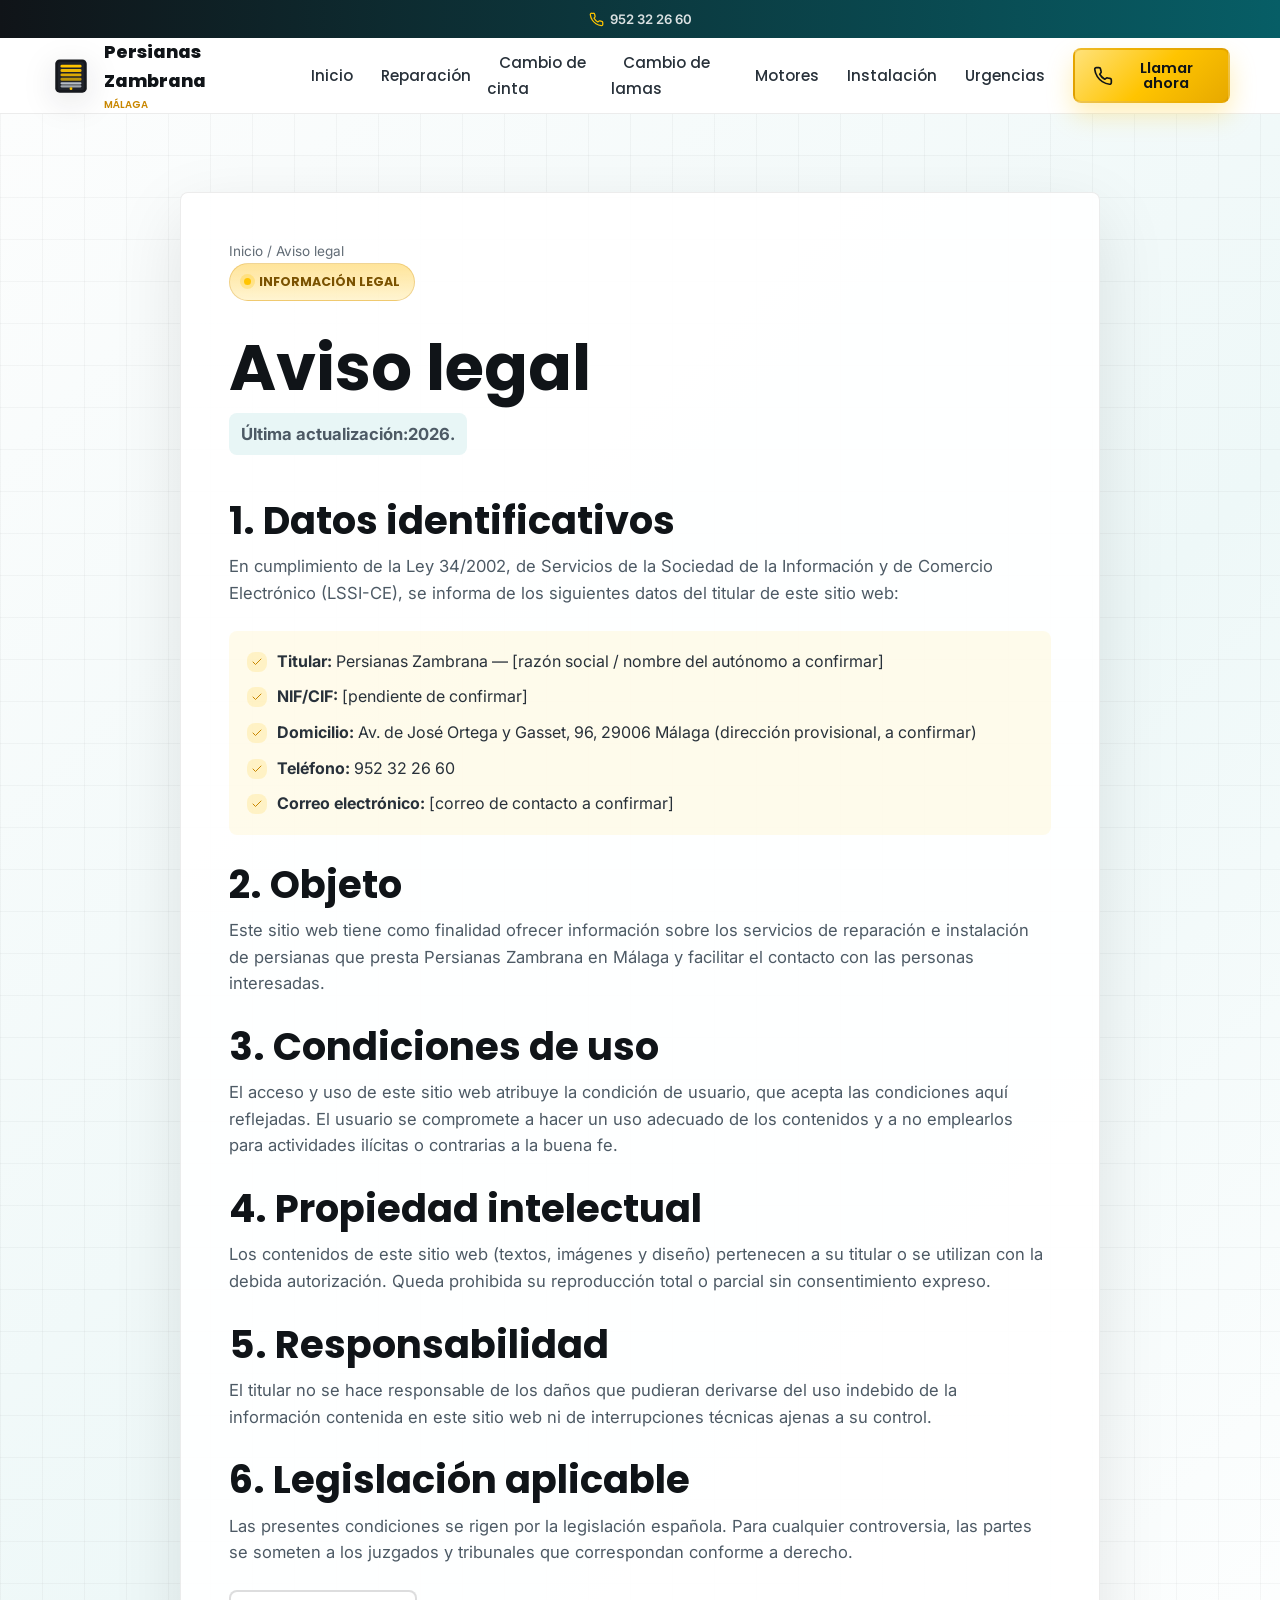
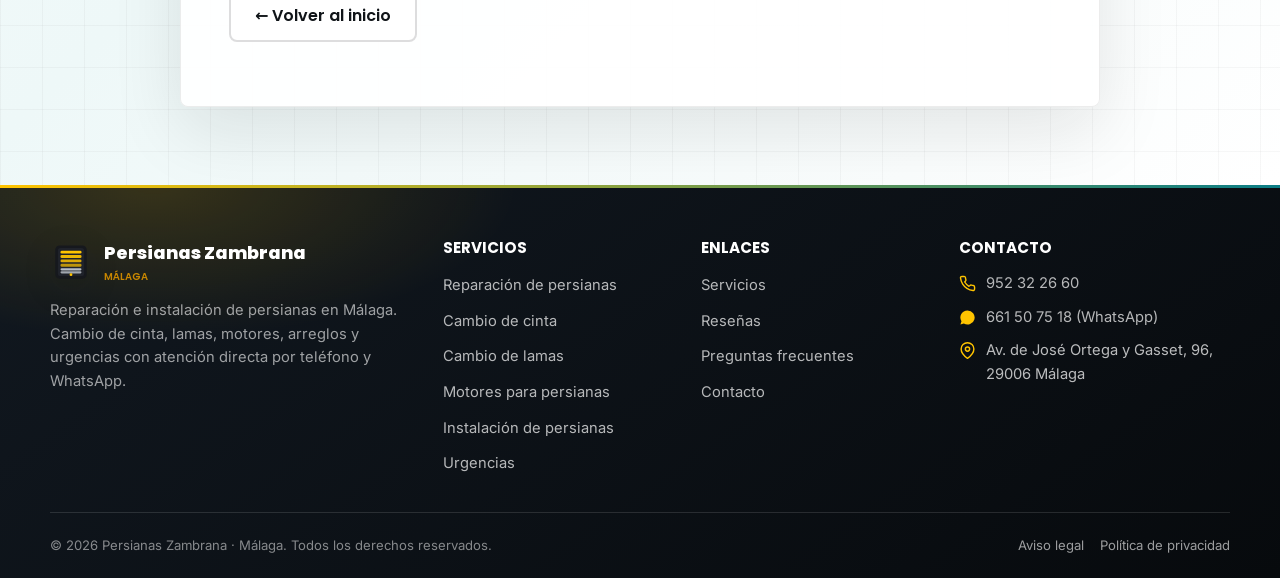
<file: aviso-legal.html>
<!DOCTYPE html>
<html lang="es">
<head>
  <script>(function(){if(sessionStorage.getItem("pz_nav")==="1"){sessionStorage.removeItem("pz_nav");document.documentElement.classList.add("pz-nav-entrando");}})();</script>
  <meta charset="UTF-8">
  <meta name="viewport" content="width=device-width, initial-scale=1.0">
  <title>Aviso legal | Persianas Zambrana Málaga</title>
  <meta name="description" content="Aviso legal de Persianas Zambrana, servicio de reparación e instalación de persianas en Málaga.">
  <meta name="theme-color" content="#101418">
  <meta name="robots" content="noindex, follow">
  <link rel="icon" type="image/svg+xml" href="assets/favicon.svg">
  <link rel="preconnect" href="https://fonts.googleapis.com">
  <link rel="preconnect" href="https://fonts.gstatic.com" crossorigin>
  <link href="https://fonts.googleapis.com/css2?family=Inter:wght@400;500;600&family=Poppins:wght@500;600;700;800&display=swap" rel="stylesheet">
  <link rel="stylesheet" href="styles.css">
</head>
<body>

  <!-- TOPBAR -->
  <div class="topbar">
    <div class="contenedor">
      <a href="tel:952322660"><svg viewBox="0 0 24 24" fill="none" stroke="currentColor" stroke-width="2" stroke-linecap="round" stroke-linejoin="round"><path d="M22 16.9v3a2 2 0 0 1-2.2 2 19.8 19.8 0 0 1-8.6-3.1 19.5 19.5 0 0 1-6-6 19.8 19.8 0 0 1-3.1-8.7A2 2 0 0 1 4.1 2h3a2 2 0 0 1 2 1.7c.1.9.3 1.8.6 2.7a2 2 0 0 1-.5 2.1L8.1 9.9a16 16 0 0 0 6 6l1.4-1.1a2 2 0 0 1 2.1-.5c.9.3 1.8.5 2.7.6a2 2 0 0 1 1.7 2z"/></svg> 952 32 26 60</a>
    </div>
  </div>

  <!-- HEADER -->
  <header class="site-header">
    <div class="contenedor">
      <nav class="nav" aria-label="Navegación principal">
        <a href="index.html" class="logo" aria-label="Persianas Zambrana - Inicio"><img src="assets/logo.svg" alt=""><span>Persianas Zambrana<small>Málaga</small></span></a>
        <ul class="nav-links" id="nav-links">
          <li><a href="index.html">Inicio</a></li>
          <li><a href="reparacion-persianas-malaga.html">Reparación</a></li>
          <li><a href="cambio-cinta-persianas-malaga.html">Cambio de cinta</a></li>
          <li><a href="cambio-lamas-persianas-malaga.html">Cambio de lamas</a></li>
          <li><a href="motores-persianas-malaga.html">Motores</a></li>
          <li><a href="instalacion-persianas-malaga.html">Instalación</a></li>
          <li><a href="urgencias-persianas-malaga.html">Urgencias</a></li>
          <li class="nav-cta-movil">
            <a href="tel:952322660" class="btn btn-call">Llamar 952 32 26 60</a>
            <a href="https://wa.me/34661507518" class="btn btn-wa" target="_blank" rel="noopener">WhatsApp</a>
          </li>
        </ul>
        <div class="nav-acciones">
          <a href="tel:952322660" class="btn btn-call btn-call-header"><svg viewBox="0 0 24 24" fill="none" stroke="currentColor" stroke-width="2" stroke-linecap="round" stroke-linejoin="round"><path d="M22 16.9v3a2 2 0 0 1-2.2 2 19.8 19.8 0 0 1-8.6-3.1 19.5 19.5 0 0 1-6-6 19.8 19.8 0 0 1-3.1-8.7A2 2 0 0 1 4.1 2h3a2 2 0 0 1 2 1.7c.1.9.3 1.8.6 2.7a2 2 0 0 1-.5 2.1L8.1 9.9a16 16 0 0 0 6 6l1.4-1.1a2 2 0 0 1 2.1-.5c.9.3 1.8.5 2.7.6a2 2 0 0 1 1.7 2z"/></svg> <span class="txt">Llamar ahora</span></a>
          <button class="nav-toggle" id="nav-toggle" aria-label="Abrir menú" aria-controls="nav-links" aria-expanded="false"><span></span><span></span><span></span></button>
        </div>
      </nav>
    </div>
  </header>

  <main>
    <section class="section legal-section">
      <div class="contenedor prosa" style="margin-inline:auto">
        <nav class="breadcrumb" aria-label="Ruta de navegación" style="padding-top:0"><a href="index.html">Inicio</a> <span>/</span> Aviso legal</nav>
        <span class="eyebrow">Información legal</span>
        <h1 class="legal-title">Aviso legal</h1>
        <p class="legal-updated">Última actualización: <span data-anio>2026</span>.</p>

        <!-- ===========================================================
             PLANTILLA EDITABLE. Sustituye los textos entre corchetes
             [ ] por los datos fiscales y de titularidad reales antes
             de publicar la web. Este texto es orientativo y no
             constituye asesoramiento legal.
        =========================================================== -->

        <h2>1. Datos identificativos</h2>
        <p>En cumplimiento de la Ley 34/2002, de Servicios de la Sociedad de la Información y de Comercio Electrónico (LSSI-CE), se informa de los siguientes datos del titular de este sitio web:</p>
        <ul class="check">
          <li><svg viewBox="0 0 24 24" fill="none" stroke="currentColor" stroke-width="2" stroke-linecap="round" stroke-linejoin="round"><path d="M20 6 9 17l-5-5"/></svg> <span><b>Titular:</b> Persianas Zambrana — [razón social / nombre del autónomo a confirmar]</span></li>
          <li><svg viewBox="0 0 24 24" fill="none" stroke="currentColor" stroke-width="2" stroke-linecap="round" stroke-linejoin="round"><path d="M20 6 9 17l-5-5"/></svg> <span><b>NIF/CIF:</b> [pendiente de confirmar]</span></li>
          <li><svg viewBox="0 0 24 24" fill="none" stroke="currentColor" stroke-width="2" stroke-linecap="round" stroke-linejoin="round"><path d="M20 6 9 17l-5-5"/></svg> <span><b>Domicilio:</b> Av. de José Ortega y Gasset, 96, 29006 Málaga (dirección provisional, a confirmar)</span></li>
          <li><svg viewBox="0 0 24 24" fill="none" stroke="currentColor" stroke-width="2" stroke-linecap="round" stroke-linejoin="round"><path d="M20 6 9 17l-5-5"/></svg> <span><b>Teléfono:</b> 952 32 26 60</span></li>
          <li><svg viewBox="0 0 24 24" fill="none" stroke="currentColor" stroke-width="2" stroke-linecap="round" stroke-linejoin="round"><path d="M20 6 9 17l-5-5"/></svg> <span><b>Correo electrónico:</b> [correo de contacto a confirmar]</span></li>
        </ul>

        <h2>2. Objeto</h2>
        <p>Este sitio web tiene como finalidad ofrecer información sobre los servicios de reparación e instalación de persianas que presta Persianas Zambrana en Málaga y facilitar el contacto con las personas interesadas.</p>

        <h2>3. Condiciones de uso</h2>
        <p>El acceso y uso de este sitio web atribuye la condición de usuario, que acepta las condiciones aquí reflejadas. El usuario se compromete a hacer un uso adecuado de los contenidos y a no emplearlos para actividades ilícitas o contrarias a la buena fe.</p>

        <h2>4. Propiedad intelectual</h2>
        <p>Los contenidos de este sitio web (textos, imágenes y diseño) pertenecen a su titular o se utilizan con la debida autorización. Queda prohibida su reproducción total o parcial sin consentimiento expreso.</p>

        <h2>5. Responsabilidad</h2>
        <p>El titular no se hace responsable de los daños que pudieran derivarse del uso indebido de la información contenida en este sitio web ni de interrupciones técnicas ajenas a su control.</p>

        <h2>6. Legislación aplicable</h2>
        <p>Las presentes condiciones se rigen por la legislación española. Para cualquier controversia, las partes se someten a los juzgados y tribunales que correspondan conforme a derecho.</p>

        <p style="margin-top:24px"><a href="index.html" class="btn btn-outline">← Volver al inicio</a></p>
      </div>
    </section>
  </main>

  <!-- FOOTER -->
  <footer class="site-footer">
    <div class="contenedor">
      <div class="footer-grid">
        <div class="footer-col">
          <a href="index.html" class="logo"><img src="assets/logo.svg" alt=""><span>Persianas Zambrana<small>Málaga</small></span></a>
          <p>Reparación e instalación de persianas en Málaga. Cambio de cinta, lamas, motores, arreglos y urgencias con atención directa por teléfono y WhatsApp.</p>
        </div>
        <div class="footer-col"><h4>Servicios</h4><ul>
          <li><a href="reparacion-persianas-malaga.html">Reparación de persianas</a></li>
          <li><a href="cambio-cinta-persianas-malaga.html">Cambio de cinta</a></li>
          <li><a href="cambio-lamas-persianas-malaga.html">Cambio de lamas</a></li>
          <li><a href="motores-persianas-malaga.html">Motores para persianas</a></li>
          <li><a href="instalacion-persianas-malaga.html">Instalación de persianas</a></li>
          <li><a href="urgencias-persianas-malaga.html">Urgencias</a></li>
        </ul></div>
        <div class="footer-col"><h4>Enlaces</h4><ul>
          <li><a href="index.html#servicios">Servicios</a></li>
          <li><a href="index.html#resenas">Reseñas</a></li>
          <li><a href="index.html#faq">Preguntas frecuentes</a></li>
          <li><a href="index.html#contacto">Contacto</a></li>
        </ul></div>
        <div class="footer-col"><h4>Contacto</h4><ul class="footer-contacto">
          <li><svg viewBox="0 0 24 24" fill="none" stroke="currentColor" stroke-width="2" stroke-linecap="round" stroke-linejoin="round"><path d="M22 16.9v3a2 2 0 0 1-2.2 2 19.8 19.8 0 0 1-8.6-3.1 19.5 19.5 0 0 1-6-6 19.8 19.8 0 0 1-3.1-8.7A2 2 0 0 1 4.1 2h3a2 2 0 0 1 2 1.7c.1.9.3 1.8.6 2.7a2 2 0 0 1-.5 2.1L8.1 9.9a16 16 0 0 0 6 6l1.4-1.1a2 2 0 0 1 2.1-.5c.9.3 1.8.5 2.7.6a2 2 0 0 1 1.7 2z"/></svg> <a href="tel:952322660">952 32 26 60</a></li>
          <li><svg viewBox="0 0 24 24" fill="currentColor"><path d="M12 2a10 10 0 0 0-8.5 15.3L2 22l4.8-1.5A10 10 0 1 0 12 2z"/></svg> <a href="https://wa.me/34661507518" target="_blank" rel="noopener">661 50 75 18 (WhatsApp)</a></li>
          <li><svg viewBox="0 0 24 24" fill="none" stroke="currentColor" stroke-width="2" stroke-linecap="round" stroke-linejoin="round"><path d="M21 10c0 7-9 13-9 13s-9-6-9-13a9 9 0 0 1 18 0z"/><circle cx="12" cy="10" r="3"/></svg> Av. de José Ortega y Gasset, 96, 29006 Málaga</li>
        </ul></div>
      </div>
      <div class="footer-bottom">
        <span>© <span data-anio>2026</span> Persianas Zambrana · Málaga. Todos los derechos reservados.</span>
        <span class="legal"><a href="aviso-legal.html">Aviso legal</a><a href="politica-privacidad.html">Política de privacidad</a></span>
      </div>
    </div>
  </footer>

  <script src="script.js"></script>
</body>
</html>
</file>
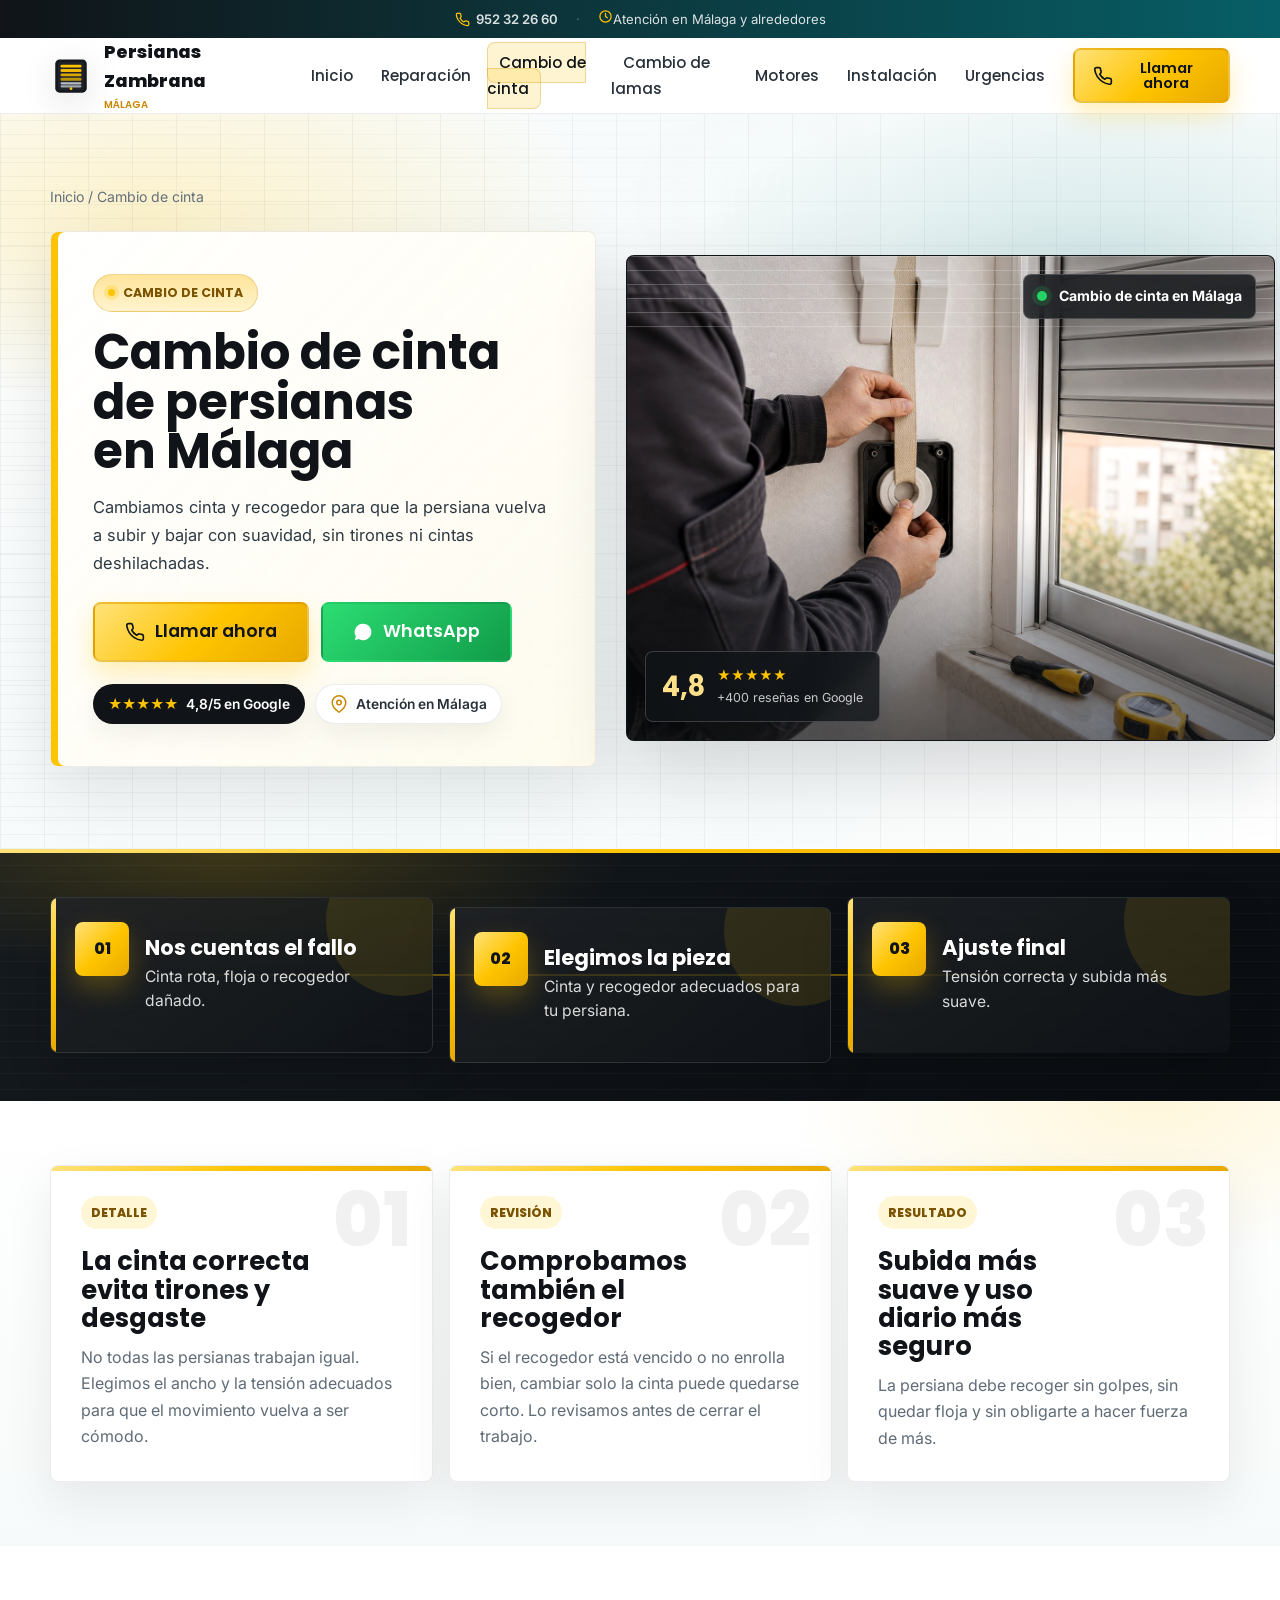
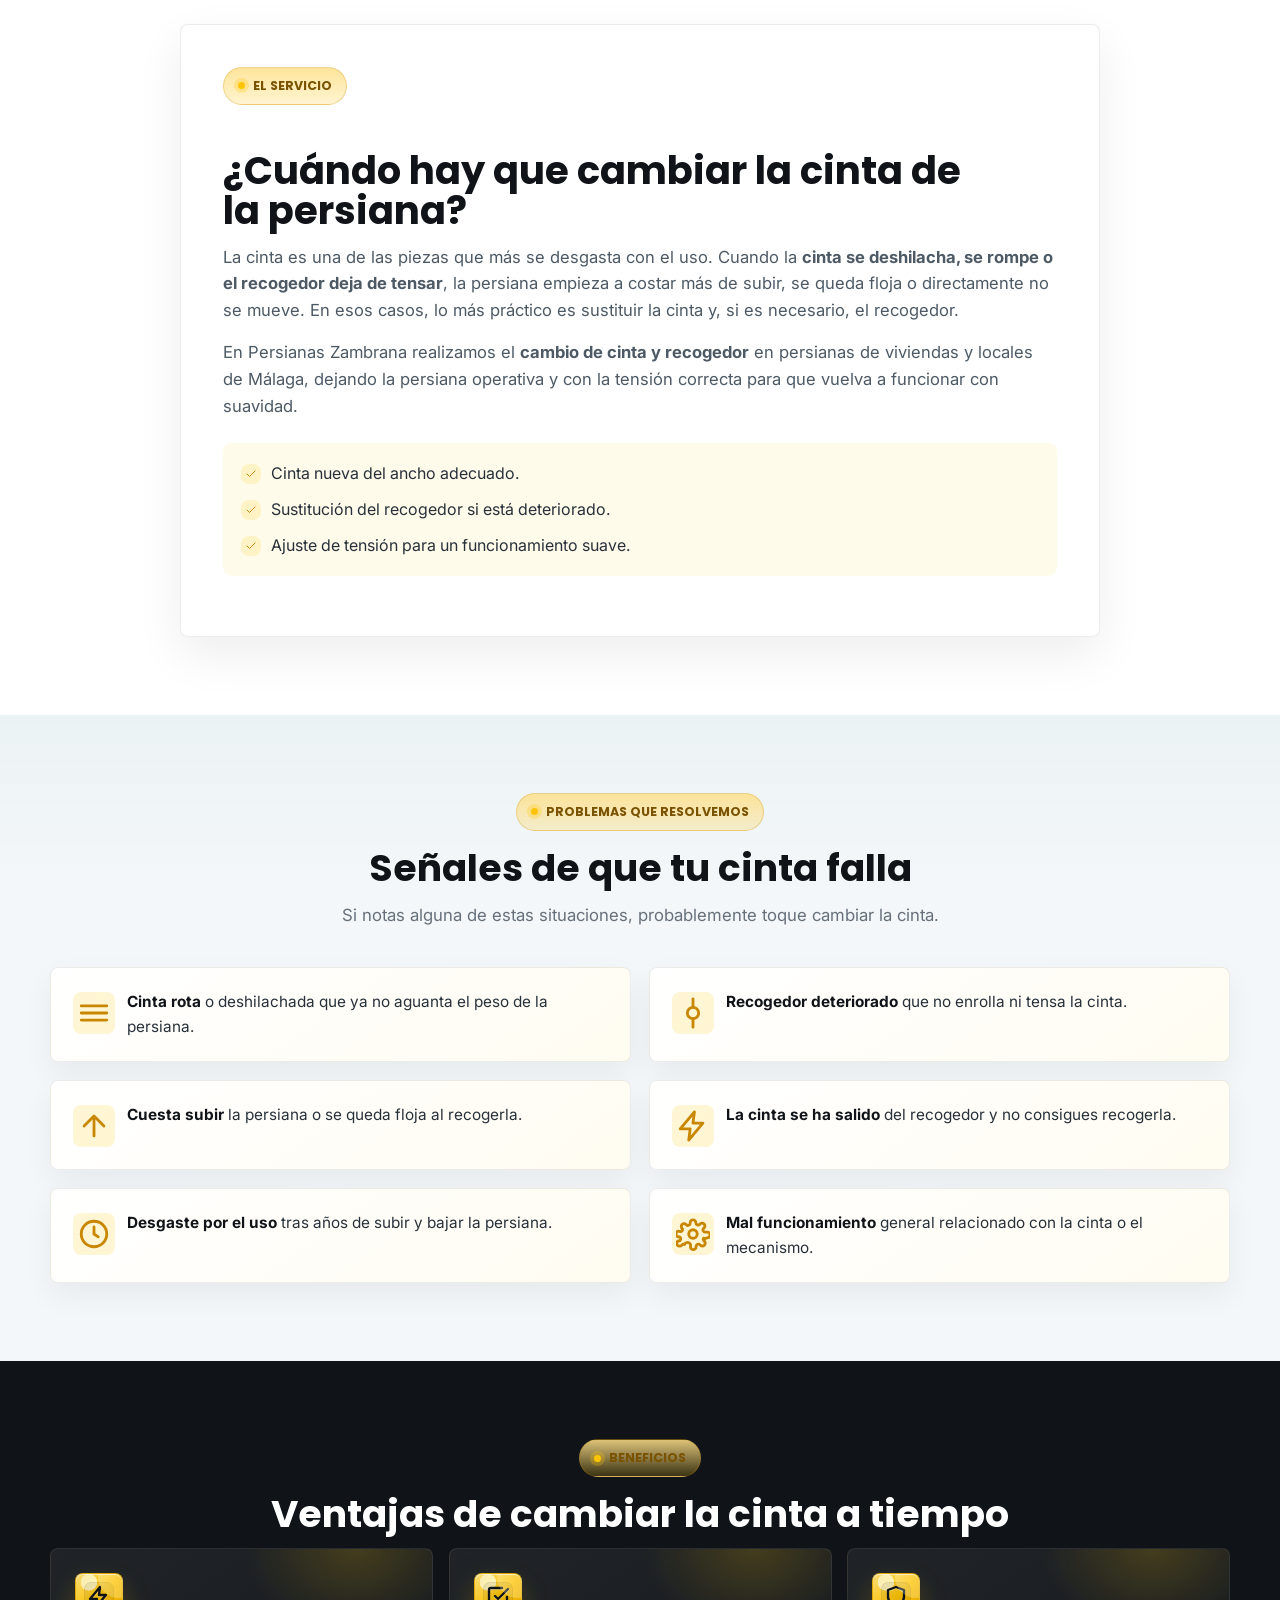
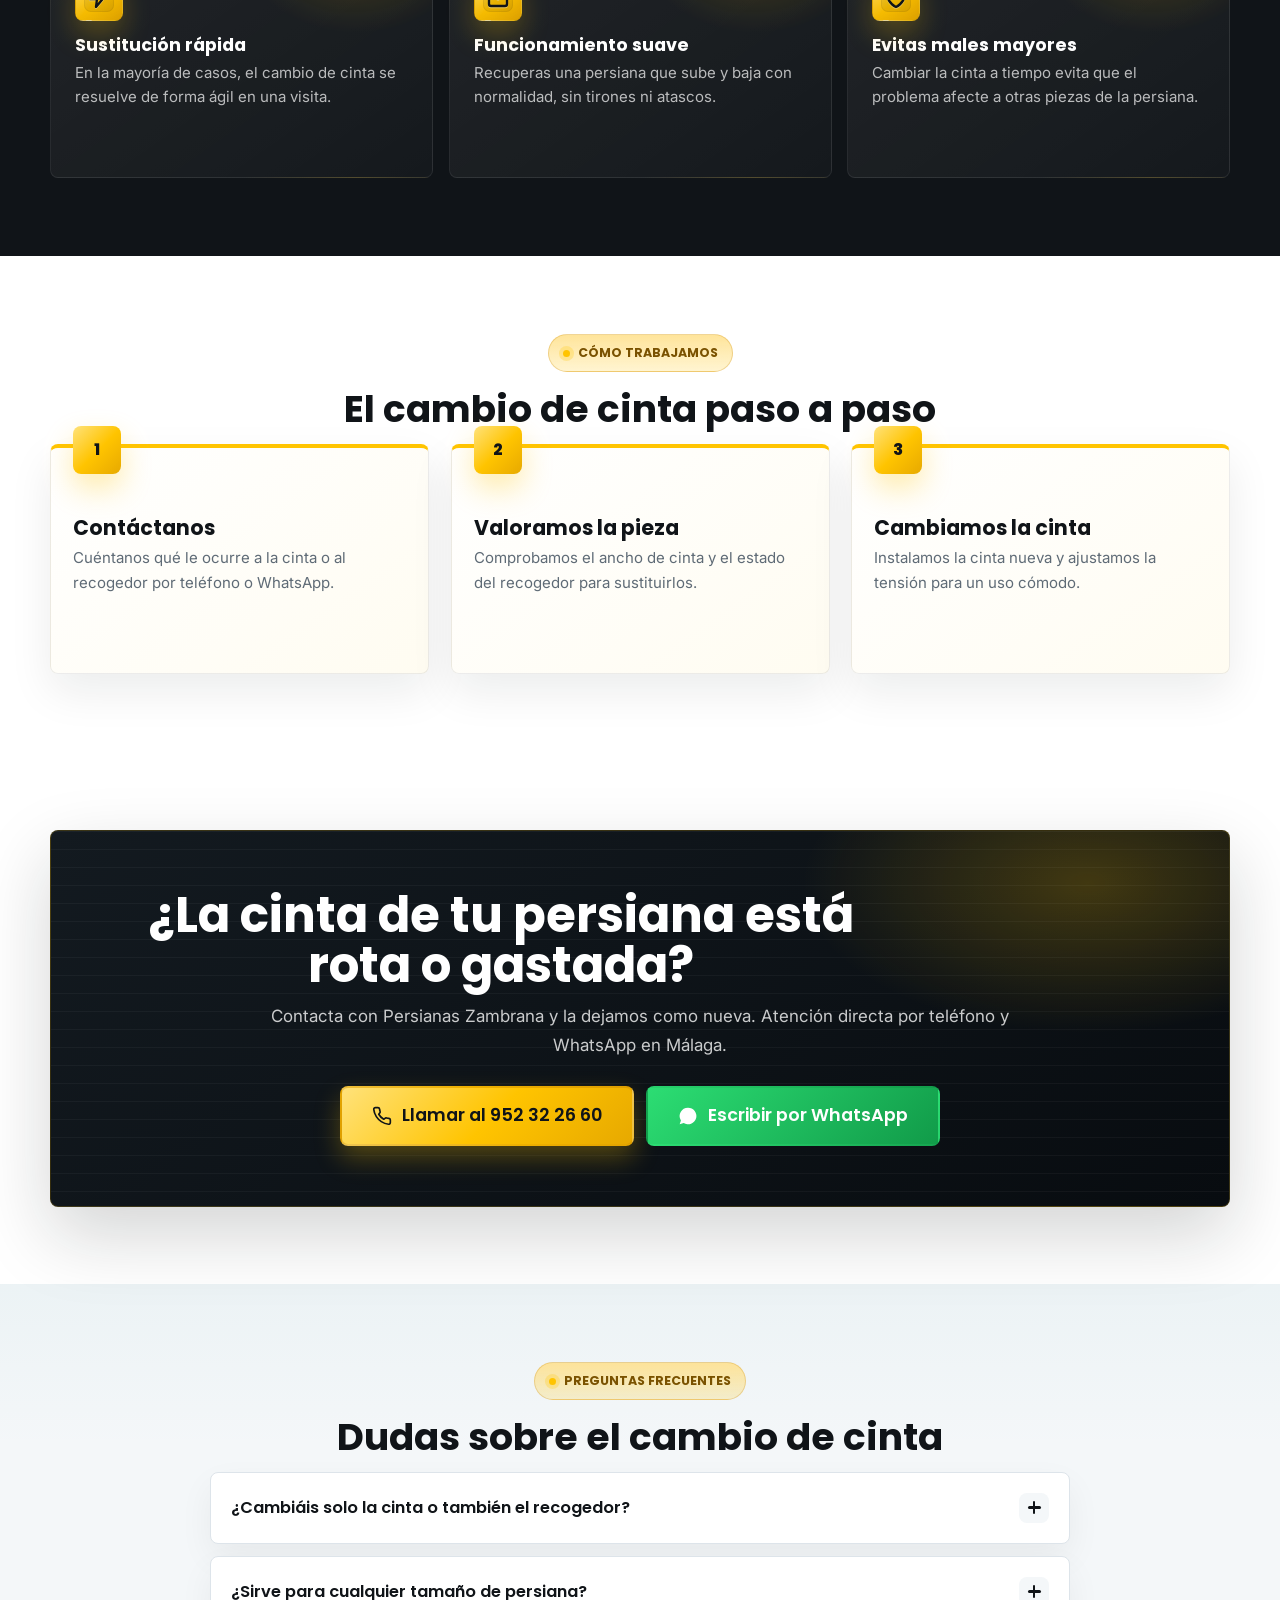
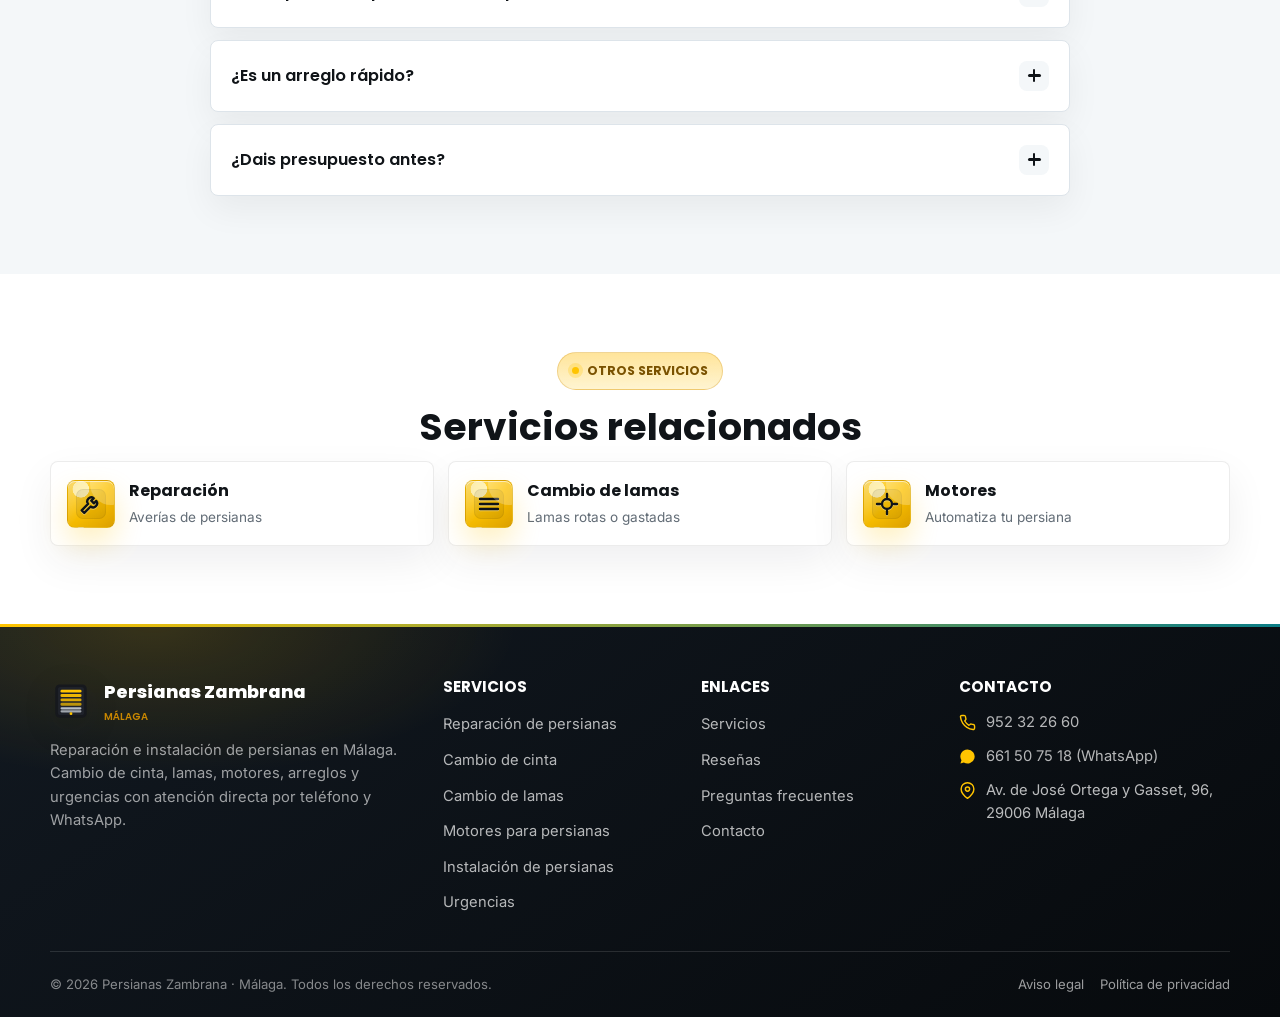
<file: cambio-cinta-persianas-malaga.html>
<!DOCTYPE html>
<html lang="es">
<head>
  <script>(function(){if(sessionStorage.getItem("pz_nav")==="1"){sessionStorage.removeItem("pz_nav");document.documentElement.classList.add("pz-nav-entrando");}})();</script>
  <meta charset="UTF-8">
  <meta name="viewport" content="width=device-width, initial-scale=1.0">

  <!-- ============ SEO ============ -->
  <title>Cambio de cinta de persiana en Málaga | Persianas Zambrana</title>
  <meta name="description" content="Cambio de cinta y recogedor de persianas en Málaga. Sustituimos cinta rota o desgastada y ajustamos la persiana para que vuelva a funcionar.">
  <meta name="keywords" content="cambio cinta persiana Málaga, recogedor persiana Málaga, cinta persiana rota Málaga, persianista Málaga">
  <link rel="canonical" href="./cambio-cinta-persianas-malaga.html">
  <meta name="theme-color" content="#16181D">
  <meta property="og:type" content="website">
  <meta property="og:title" content="Cambio de cinta de persiana en Málaga | Persianas Zambrana">
  <meta property="og:description" content="Cambio de cinta y recogedor de persianas en Málaga. Sustitución rápida cuando la cinta está rota o desgastada.">
  <meta property="og:image" content="assets/hero-cambio-cinta-pro.jpg">
  <link rel="icon" type="image/svg+xml" href="assets/favicon.svg">
  <link rel="preconnect" href="https://fonts.googleapis.com">
  <link rel="preconnect" href="https://fonts.gstatic.com" crossorigin>
  <link href="https://fonts.googleapis.com/css2?family=Inter:wght@400;500;600&family=Poppins:wght@500;600;700;800&display=swap" rel="stylesheet">
  <link rel="stylesheet" href="styles.css">
</head>
<body>

  <!-- TOPBAR -->
  <div class="topbar">
    <div class="contenedor">
      <a href="tel:952322660"><svg viewBox="0 0 24 24" fill="none" stroke="currentColor" stroke-width="2" stroke-linecap="round" stroke-linejoin="round"><path d="M22 16.9v3a2 2 0 0 1-2.2 2 19.8 19.8 0 0 1-8.6-3.1 19.5 19.5 0 0 1-6-6 19.8 19.8 0 0 1-3.1-8.7A2 2 0 0 1 4.1 2h3a2 2 0 0 1 2 1.7c.1.9.3 1.8.6 2.7a2 2 0 0 1-.5 2.1L8.1 9.9a16 16 0 0 0 6 6l1.4-1.1a2 2 0 0 1 2.1-.5c.9.3 1.8.5 2.7.6a2 2 0 0 1 1.7 2z"/></svg> 952 32 26 60</a>
      <span class="topbar-sep">·</span>
      <span class="topbar-horario"><svg viewBox="0 0 24 24" fill="none" stroke="currentColor" stroke-width="2" stroke-linecap="round" stroke-linejoin="round"><circle cx="12" cy="12" r="9"/><path d="M12 7v5l3 2"/></svg> Atención en Málaga y alrededores</span>
    </div>
  </div>

  <!-- HEADER -->
  <header class="site-header">
    <div class="contenedor">
      <nav class="nav" aria-label="Navegación principal">
        <a href="index.html" class="logo" aria-label="Persianas Zambrana - Inicio"><img src="assets/logo.svg" alt=""><span>Persianas Zambrana<small>Málaga</small></span></a>
        <ul class="nav-links" id="nav-links">
          <li><a href="index.html">Inicio</a></li>
          <li><a href="reparacion-persianas-malaga.html">Reparación</a></li>
          <li><a href="cambio-cinta-persianas-malaga.html" class="activo">Cambio de cinta</a></li>
          <li><a href="cambio-lamas-persianas-malaga.html">Cambio de lamas</a></li>
          <li><a href="motores-persianas-malaga.html">Motores</a></li>
          <li><a href="instalacion-persianas-malaga.html">Instalación</a></li>
          <li><a href="urgencias-persianas-malaga.html">Urgencias</a></li>
          <li class="nav-cta-movil">
            <a href="tel:952322660" class="btn btn-call">Llamar 952 32 26 60</a>
            <a href="https://wa.me/34661507518?text=Hola%2C%20he%20visto%20la%20web%20de%20Persianas%20Zambrana.%20Necesito%20presupuesto%20para%20cambiar%20la%20cinta%20de%20una%20persiana%20en%20M%C3%A1laga.%20%C2%BFPod%C3%A9is%20ayudarme%3F" class="btn btn-wa" target="_blank" rel="noopener">WhatsApp</a>
          </li>
        </ul>
        <div class="nav-acciones">
          <a href="tel:952322660" class="btn btn-call btn-call-header"><svg viewBox="0 0 24 24" fill="none" stroke="currentColor" stroke-width="2" stroke-linecap="round" stroke-linejoin="round"><path d="M22 16.9v3a2 2 0 0 1-2.2 2 19.8 19.8 0 0 1-8.6-3.1 19.5 19.5 0 0 1-6-6 19.8 19.8 0 0 1-3.1-8.7A2 2 0 0 1 4.1 2h3a2 2 0 0 1 2 1.7c.1.9.3 1.8.6 2.7a2 2 0 0 1-.5 2.1L8.1 9.9a16 16 0 0 0 6 6l1.4-1.1a2 2 0 0 1 2.1-.5c.9.3 1.8.5 2.7.6a2 2 0 0 1 1.7 2z"/></svg> <span class="txt">Llamar ahora</span></a>
          <button class="nav-toggle" id="nav-toggle" aria-label="Abrir menú" aria-controls="nav-links" aria-expanded="false"><span></span><span></span><span></span></button>
        </div>
      </nav>
    </div>
  </header>

  <main>
    <!-- HERO -->
    <section class="servicio-hero">
      <div class="contenedor">
        <nav class="breadcrumb" aria-label="Ruta de navegación"><a href="index.html">Inicio</a> <span>/</span> Cambio de cinta</nav>
        <div class="hero-grid" style="margin-top:18px">
          <div class="reveal">
            <span class="eyebrow">Cambio de cinta</span>
            <h1>Cambio de cinta de persianas en Málaga</h1>
            <p class="lead">Cambiamos cinta y recogedor para que la persiana vuelva a subir y bajar con suavidad, sin tirones ni cintas deshilachadas.</p>
            <div class="cta-grupo">
              <a href="tel:952322660" class="btn btn-call btn-grande"><svg viewBox="0 0 24 24" fill="none" stroke="currentColor" stroke-width="2" stroke-linecap="round" stroke-linejoin="round"><path d="M22 16.9v3a2 2 0 0 1-2.2 2 19.8 19.8 0 0 1-8.6-3.1 19.5 19.5 0 0 1-6-6 19.8 19.8 0 0 1-3.1-8.7A2 2 0 0 1 4.1 2h3a2 2 0 0 1 2 1.7c.1.9.3 1.8.6 2.7a2 2 0 0 1-.5 2.1L8.1 9.9a16 16 0 0 0 6 6l1.4-1.1a2 2 0 0 1 2.1-.5c.9.3 1.8.5 2.7.6a2 2 0 0 1 1.7 2z"/></svg> Llamar ahora</a>
              <a href="https://wa.me/34661507518?text=Hola%2C%20he%20visto%20la%20web%20de%20Persianas%20Zambrana.%20Necesito%20presupuesto%20para%20cambiar%20la%20cinta%20de%20una%20persiana%20en%20M%C3%A1laga.%20%C2%BFPod%C3%A9is%20ayudarme%3F" class="btn btn-wa btn-grande" target="_blank" rel="noopener"><svg viewBox="0 0 24 24" fill="currentColor"><path d="M17.5 14.4c-.3-.1-1.7-.8-1.9-.9-.3-.1-.5-.1-.7.1-.2.3-.7.9-.9 1.1-.2.2-.3.2-.6.1-.3-.1-1.2-.5-2.3-1.4-.9-.8-1.4-1.7-1.6-2-.2-.3 0-.5.1-.6.1-.1.3-.3.4-.5.1-.2.2-.3.3-.5.1-.2 0-.4 0-.5 0-.1-.7-1.6-.9-2.2-.2-.6-.5-.5-.7-.5h-.6c-.2 0-.5.1-.8.4-.3.3-1 1-1 2.5s1.1 2.9 1.2 3.1c.1.2 2.1 3.2 5.1 4.5.7.3 1.3.5 1.7.6.7.2 1.4.2 1.9.1.6-.1 1.7-.7 1.9-1.4.2-.7.2-1.2.2-1.4-.1-.1-.3-.2-.6-.3z"/><path d="M12 2a10 10 0 0 0-8.5 15.3L2 22l4.8-1.5A10 10 0 1 0 12 2z"/></svg> WhatsApp</a>
            </div>
            <div class="mini-badges">
              <span class="badge"><span class="estrellas">★★★★★</span> 4,8/5 en Google</span>
              <span class="badge"><svg viewBox="0 0 24 24" fill="none" stroke="currentColor" stroke-width="2" stroke-linecap="round" stroke-linejoin="round"><path d="M21 10c0 7-9 13-9 13s-9-6-9-13a9 9 0 0 1 18 0z"/><circle cx="12" cy="10" r="3"/></svg> Atención en Málaga</span>
            </div>
          </div>
          <div class="hero-media servicio-media reveal d1">
            <img src="assets/hero-cambio-cinta-pro.jpg" alt="Técnico cambiando la cinta y el recogedor de una persiana en Málaga" width="1448" height="1086" fetchpriority="high">
            <span class="hero-lamas" aria-hidden="true"></span>
            <div class="hero-card hero-card--rating" aria-label="Valoración de Persianas Zambrana en Google">
              <strong>4,8</strong>
              <span><span class="estrellas">★★★★★</span><small>+400 reseñas en Google</small></span>
            </div>
            <div class="hero-card hero-card--servicio">
              <span class="dot"></span>
              <span>Cambio de cinta en Málaga</span>
            </div>
          </div>
        </div>
      </div>
    </section>

    <section class="home-strip service-strip" aria-label="Resumen del servicio">
      <div class="contenedor strip-grid">
        <div><span>01</span><b>Nos cuentas el fallo</b><small>Cinta rota, floja o recogedor dañado.</small></div>
        <div><span>02</span><b>Elegimos la pieza</b><small>Cinta y recogedor adecuados para tu persiana.</small></div>
        <div><span>03</span><b>Ajuste final</b><small>Tensión correcta y subida más suave.</small></div>
      </div>
    </section>

    <section class="section service-proof-section">
      <div class="contenedor service-proof-grid">
        <article class="service-proof-card reveal"><span>Detalle</span><h2>La cinta correcta evita tirones y desgaste</h2><p>No todas las persianas trabajan igual. Elegimos el ancho y la tensión adecuados para que el movimiento vuelva a ser cómodo.</p></article>
        <article class="service-proof-card reveal d1"><span>Revisión</span><h2>Comprobamos también el recogedor</h2><p>Si el recogedor está vencido o no enrolla bien, cambiar solo la cinta puede quedarse corto. Lo revisamos antes de cerrar el trabajo.</p></article>
        <article class="service-proof-card reveal d2"><span>Resultado</span><h2>Subida más suave y uso diario más seguro</h2><p>La persiana debe recoger sin golpes, sin quedar floja y sin obligarte a hacer fuerza de más.</p></article>
      </div>
    </section>

    <!-- EXPLICACIÓN -->
    <section class="section">
      <div class="contenedor prosa reveal" style="margin-inline:auto">
        <span class="eyebrow">El servicio</span>
        <h2>¿Cuándo hay que cambiar la cinta de la persiana?</h2>
        <p>La cinta es una de las piezas que más se desgasta con el uso. Cuando la <b>cinta se deshilacha, se rompe o el recogedor deja de tensar</b>, la persiana empieza a costar más de subir, se queda floja o directamente no se mueve. En esos casos, lo más práctico es sustituir la cinta y, si es necesario, el recogedor.</p>
        <p>En Persianas Zambrana realizamos el <b>cambio de cinta y recogedor</b> en persianas de viviendas y locales de Málaga, dejando la persiana operativa y con la tensión correcta para que vuelva a funcionar con suavidad.</p>
        <ul class="check">
          <li><svg viewBox="0 0 24 24" fill="none" stroke="currentColor" stroke-width="2" stroke-linecap="round" stroke-linejoin="round"><path d="M20 6 9 17l-5-5"/></svg> Cinta nueva del ancho adecuado.</li>
          <li><svg viewBox="0 0 24 24" fill="none" stroke="currentColor" stroke-width="2" stroke-linecap="round" stroke-linejoin="round"><path d="M20 6 9 17l-5-5"/></svg> Sustitución del recogedor si está deteriorado.</li>
          <li><svg viewBox="0 0 24 24" fill="none" stroke="currentColor" stroke-width="2" stroke-linecap="round" stroke-linejoin="round"><path d="M20 6 9 17l-5-5"/></svg> Ajuste de tensión para un funcionamiento suave.</li>
        </ul>
      </div>
    </section>

    <!-- PROBLEMAS -->
    <section class="section section--gris">
      <div class="contenedor">
        <div class="text-center"><span class="eyebrow">Problemas que resolvemos</span><h2 class="seccion-titulo">Señales de que tu cinta falla</h2><p class="seccion-intro">Si notas alguna de estas situaciones, probablemente toque cambiar la cinta.</p></div>
        <div class="problemas-grid">
          <div class="problema reveal"><svg viewBox="0 0 24 24" fill="none" stroke="currentColor" stroke-width="2" stroke-linecap="round" stroke-linejoin="round"><path d="M3 7h18M3 12h18M3 17h18"/></svg><p><b>Cinta rota</b> o deshilachada que ya no aguanta el peso de la persiana.</p></div>
          <div class="problema reveal d1"><svg viewBox="0 0 24 24" fill="none" stroke="currentColor" stroke-width="2" stroke-linecap="round" stroke-linejoin="round"><path d="M12 2v6M12 16v6"/><circle cx="12" cy="12" r="4"/></svg><p><b>Recogedor deteriorado</b> que no enrolla ni tensa la cinta.</p></div>
          <div class="problema reveal d2"><svg viewBox="0 0 24 24" fill="none" stroke="currentColor" stroke-width="2" stroke-linecap="round" stroke-linejoin="round"><path d="M12 19V5M5 12l7-7 7 7"/></svg><p><b>Cuesta subir</b> la persiana o se queda floja al recogerla.</p></div>
          <div class="problema reveal"><svg viewBox="0 0 24 24" fill="none" stroke="currentColor" stroke-width="2" stroke-linecap="round" stroke-linejoin="round"><path d="m13 2-10 12h7l-1 8 10-12h-7l1-8z"/></svg><p><b>La cinta se ha salido</b> del recogedor y no consigues recogerla.</p></div>
          <div class="problema reveal d1"><svg viewBox="0 0 24 24" fill="none" stroke="currentColor" stroke-width="2" stroke-linecap="round" stroke-linejoin="round"><circle cx="12" cy="12" r="9"/><path d="M12 7v5l3 2"/></svg><p><b>Desgaste por el uso</b> tras años de subir y bajar la persiana.</p></div>
          <div class="problema reveal d2"><svg viewBox="0 0 24 24" fill="none" stroke="currentColor" stroke-width="2" stroke-linecap="round" stroke-linejoin="round"><circle cx="12" cy="12" r="3"/><path d="M19.4 15a1.6 1.6 0 0 0 .3 1.8l.1.1a2 2 0 1 1-2.8 2.8l-.1-.1a1.6 1.6 0 0 0-2.7 1.1V21a2 2 0 0 1-4 0v-.1A1.6 1.6 0 0 0 6 19.4a1.6 1.6 0 0 0-1.8.3l-.1.1a2 2 0 1 1-2.8-2.8l.1-.1A1.6 1.6 0 0 0 2.6 14H2a2 2 0 0 1 0-4h.1A1.6 1.6 0 0 0 4.6 8.4l-.1-.1a2 2 0 1 1 2.8-2.8l.1.1A1.6 1.6 0 0 0 10 4.6V4a2 2 0 0 1 4 0v.1a1.6 1.6 0 0 0 2.7 1.1l.1-.1a2 2 0 1 1 2.8 2.8l-.1.1a1.6 1.6 0 0 0 1.1 2.7H22a2 2 0 0 1 0 4h-.1a1.6 1.6 0 0 0-1.5 1z"/></svg><p><b>Mal funcionamiento</b> general relacionado con la cinta o el mecanismo.</p></div>
        </div>
      </div>
    </section>

    <!-- BENEFICIOS -->
    <section class="section section--oscura">
      <div class="contenedor">
        <div class="text-center"><span class="eyebrow">Beneficios</span><h2 class="seccion-titulo">Ventajas de cambiar la cinta a tiempo</h2></div>
        <div class="beneficios-grid">
          <div class="beneficio reveal"><span class="ico"><svg viewBox="0 0 24 24" fill="none" stroke="currentColor" stroke-width="2" stroke-linecap="round" stroke-linejoin="round"><path d="m13 2-10 12h7l-1 8 10-12h-7l1-8z"/></svg></span><h3>Sustitución rápida</h3><p>En la mayoría de casos, el cambio de cinta se resuelve de forma ágil en una visita.</p></div>
          <div class="beneficio reveal d1"><span class="ico"><svg viewBox="0 0 24 24" fill="none" stroke="currentColor" stroke-width="2" stroke-linecap="round" stroke-linejoin="round"><path d="M9 11l3 3L22 4"/><path d="M21 12v7a2 2 0 0 1-2 2H5a2 2 0 0 1-2-2V5a2 2 0 0 1 2-2h11"/></svg></span><h3>Funcionamiento suave</h3><p>Recuperas una persiana que sube y baja con normalidad, sin tirones ni atascos.</p></div>
          <div class="beneficio reveal d2"><span class="ico"><svg viewBox="0 0 24 24" fill="none" stroke="currentColor" stroke-width="2" stroke-linecap="round" stroke-linejoin="round"><path d="M12 22s8-4 8-10V5l-8-3-8 3v7c0 6 8 10 8 10z"/></svg></span><h3>Evitas males mayores</h3><p>Cambiar la cinta a tiempo evita que el problema afecte a otras piezas de la persiana.</p></div>
        </div>
      </div>
    </section>

    <!-- PROCESO -->
    <section class="section">
      <div class="contenedor">
        <div class="text-center"><span class="eyebrow">Cómo trabajamos</span><h2 class="seccion-titulo">El cambio de cinta paso a paso</h2></div>
        <div class="pasos">
          <div class="paso reveal"><h3>Contáctanos</h3><p>Cuéntanos qué le ocurre a la cinta o al recogedor por teléfono o WhatsApp.</p></div>
          <div class="paso reveal d1"><h3>Valoramos la pieza</h3><p>Comprobamos el ancho de cinta y el estado del recogedor para sustituirlos.</p></div>
          <div class="paso reveal d2"><h3>Cambiamos la cinta</h3><p>Instalamos la cinta nueva y ajustamos la tensión para un uso cómodo.</p></div>
        </div>
      </div>
    </section>

    <!-- CTA FUERTE -->
    <section class="section">
      <div class="contenedor">
        <div class="cta-fuerte reveal">
          <h2>¿La cinta de tu persiana está rota o gastada?</h2>
          <p>Contacta con Persianas Zambrana y la dejamos como nueva. Atención directa por teléfono y WhatsApp en Málaga.</p>
          <div class="cta-grupo">
            <a href="tel:952322660" class="btn btn-call btn-grande"><svg viewBox="0 0 24 24" fill="none" stroke="currentColor" stroke-width="2" stroke-linecap="round" stroke-linejoin="round"><path d="M22 16.9v3a2 2 0 0 1-2.2 2 19.8 19.8 0 0 1-8.6-3.1 19.5 19.5 0 0 1-6-6 19.8 19.8 0 0 1-3.1-8.7A2 2 0 0 1 4.1 2h3a2 2 0 0 1 2 1.7c.1.9.3 1.8.6 2.7a2 2 0 0 1-.5 2.1L8.1 9.9a16 16 0 0 0 6 6l1.4-1.1a2 2 0 0 1 2.1-.5c.9.3 1.8.5 2.7.6a2 2 0 0 1 1.7 2z"/></svg> Llamar al 952 32 26 60</a>
            <a href="https://wa.me/34661507518?text=Hola%2C%20he%20visto%20la%20web%20de%20Persianas%20Zambrana.%20Necesito%20presupuesto%20para%20cambiar%20la%20cinta%20de%20una%20persiana%20en%20M%C3%A1laga.%20%C2%BFPod%C3%A9is%20ayudarme%3F" class="btn btn-wa btn-grande" target="_blank" rel="noopener"><svg viewBox="0 0 24 24" fill="currentColor"><path d="M17.5 14.4c-.3-.1-1.7-.8-1.9-.9-.3-.1-.5-.1-.7.1-.2.3-.7.9-.9 1.1-.2.2-.3.2-.6.1-.3-.1-1.2-.5-2.3-1.4-.9-.8-1.4-1.7-1.6-2-.2-.3 0-.5.1-.6.1-.1.3-.3.4-.5.1-.2.2-.3.3-.5.1-.2 0-.4 0-.5 0-.1-.7-1.6-.9-2.2-.2-.6-.5-.5-.7-.5h-.6c-.2 0-.5.1-.8.4-.3.3-1 1-1 2.5s1.1 2.9 1.2 3.1c.1.2 2.1 3.2 5.1 4.5.7.3 1.3.5 1.7.6.7.2 1.4.2 1.9.1.6-.1 1.7-.7 1.9-1.4.2-.7.2-1.2.2-1.4-.1-.1-.3-.2-.6-.3z"/><path d="M12 2a10 10 0 0 0-8.5 15.3L2 22l4.8-1.5A10 10 0 1 0 12 2z"/></svg> Escribir por WhatsApp</a>
          </div>
        </div>
      </div>
    </section>

    <!-- FAQ -->
    <section class="section section--gris">
      <div class="contenedor">
        <div class="text-center"><span class="eyebrow">Preguntas frecuentes</span><h2 class="seccion-titulo">Dudas sobre el cambio de cinta</h2></div>
        <div class="faq-lista">
          <div class="faq-item"><button class="faq-pregunta">¿Cambiáis solo la cinta o también el recogedor? <span class="mas"></span></button><div class="faq-respuesta"><p>Depende del estado de cada pieza. A veces basta con la cinta y otras veces conviene cambiar también el recogedor si está desgastado. Lo valoramos en cada caso.</p></div></div>
          <div class="faq-item"><button class="faq-pregunta">¿Sirve para cualquier tamaño de persiana? <span class="mas"></span></button><div class="faq-respuesta"><p>Trabajamos con los anchos de cinta habituales en viviendas y locales. Si nos indicas el tipo de persiana, te confirmamos la solución.</p></div></div>
          <div class="faq-item"><button class="faq-pregunta">¿Es un arreglo rápido? <span class="mas"></span></button><div class="faq-respuesta"><p>En la mayoría de casos sí. El cambio de cinta suele resolverse de forma ágil, aunque depende de la accesibilidad y el estado del mecanismo.</p></div></div>
          <div class="faq-item"><button class="faq-pregunta">¿Dais presupuesto antes? <span class="mas"></span></button><div class="faq-respuesta"><p>Sí, valoramos el caso y te explicamos la solución propuesta antes de realizar el cambio.</p></div></div>
        </div>
      </div>
    </section>

    <!-- RELACIONADOS -->
    <section class="section">
      <div class="contenedor">
        <div class="text-center"><span class="eyebrow">Otros servicios</span><h2 class="seccion-titulo">Servicios relacionados</h2></div>
        <div class="relacionados-grid">
          <a class="relacionado reveal" href="reparacion-persianas-malaga.html"><span class="ico"><svg viewBox="0 0 24 24" fill="none" stroke="currentColor" stroke-width="2" stroke-linecap="round" stroke-linejoin="round"><path d="M14.7 6.3a4 4 0 0 0-5.6 5.6l-6.4 6.4 2.6 2.6 6.4-6.4a4 4 0 0 0 5.6-5.6l-2.4 2.4-2.6-2.6z"/></svg></span><div><b>Reparación</b><small>Averías de persianas</small></div><span class="flecha"><svg viewBox="0 0 24 24" fill="none" stroke="currentColor" stroke-width="2" stroke-linecap="round" stroke-linejoin="round"><path d="M5 12h14M13 6l6 6-6 6"/></svg></span></a>
          <a class="relacionado reveal d1" href="cambio-lamas-persianas-malaga.html"><span class="ico"><svg viewBox="0 0 24 24" fill="none" stroke="currentColor" stroke-width="2" stroke-linecap="round" stroke-linejoin="round"><path d="M3 7h18M3 12h18M3 17h18"/></svg></span><div><b>Cambio de lamas</b><small>Lamas rotas o gastadas</small></div><span class="flecha"><svg viewBox="0 0 24 24" fill="none" stroke="currentColor" stroke-width="2" stroke-linecap="round" stroke-linejoin="round"><path d="M5 12h14M13 6l6 6-6 6"/></svg></span></a>
          <a class="relacionado reveal d2" href="motores-persianas-malaga.html"><span class="ico"><svg viewBox="0 0 24 24" fill="none" stroke="currentColor" stroke-width="2" stroke-linecap="round" stroke-linejoin="round"><path d="M12 2v3M12 19v3M2 12h3M19 12h3"/><circle cx="12" cy="12" r="5"/></svg></span><div><b>Motores</b><small>Automatiza tu persiana</small></div><span class="flecha"><svg viewBox="0 0 24 24" fill="none" stroke="currentColor" stroke-width="2" stroke-linecap="round" stroke-linejoin="round"><path d="M5 12h14M13 6l6 6-6 6"/></svg></span></a>
        </div>
      </div>
    </section>
  </main>

  <!-- FOOTER -->
  <footer class="site-footer">
    <div class="contenedor">
      <div class="footer-grid">
        <div class="footer-col">
          <a href="index.html" class="logo"><img src="assets/logo.svg" alt=""><span>Persianas Zambrana<small>Málaga</small></span></a>
          <p>Reparación e instalación de persianas en Málaga. Cambio de cinta, lamas, motores, arreglos y urgencias con atención directa por teléfono y WhatsApp.</p>
        </div>
        <div class="footer-col"><h4>Servicios</h4><ul>
          <li><a href="reparacion-persianas-malaga.html">Reparación de persianas</a></li>
          <li><a href="cambio-cinta-persianas-malaga.html">Cambio de cinta</a></li>
          <li><a href="cambio-lamas-persianas-malaga.html">Cambio de lamas</a></li>
          <li><a href="motores-persianas-malaga.html">Motores para persianas</a></li>
          <li><a href="instalacion-persianas-malaga.html">Instalación de persianas</a></li>
          <li><a href="urgencias-persianas-malaga.html">Urgencias</a></li>
        </ul></div>
        <div class="footer-col"><h4>Enlaces</h4><ul>
          <li><a href="index.html#servicios">Servicios</a></li>
          <li><a href="index.html#resenas">Reseñas</a></li>
          <li><a href="index.html#faq">Preguntas frecuentes</a></li>
          <li><a href="index.html#contacto">Contacto</a></li>
        </ul></div>
        <div class="footer-col"><h4>Contacto</h4><ul class="footer-contacto">
          <li><svg viewBox="0 0 24 24" fill="none" stroke="currentColor" stroke-width="2" stroke-linecap="round" stroke-linejoin="round"><path d="M22 16.9v3a2 2 0 0 1-2.2 2 19.8 19.8 0 0 1-8.6-3.1 19.5 19.5 0 0 1-6-6 19.8 19.8 0 0 1-3.1-8.7A2 2 0 0 1 4.1 2h3a2 2 0 0 1 2 1.7c.1.9.3 1.8.6 2.7a2 2 0 0 1-.5 2.1L8.1 9.9a16 16 0 0 0 6 6l1.4-1.1a2 2 0 0 1 2.1-.5c.9.3 1.8.5 2.7.6a2 2 0 0 1 1.7 2z"/></svg> <a href="tel:952322660">952 32 26 60</a></li>
          <li><svg viewBox="0 0 24 24" fill="currentColor"><path d="M12 2a10 10 0 0 0-8.5 15.3L2 22l4.8-1.5A10 10 0 1 0 12 2z"/></svg> <a href="https://wa.me/34661507518" target="_blank" rel="noopener">661 50 75 18 (WhatsApp)</a></li>
          <li><svg viewBox="0 0 24 24" fill="none" stroke="currentColor" stroke-width="2" stroke-linecap="round" stroke-linejoin="round"><path d="M21 10c0 7-9 13-9 13s-9-6-9-13a9 9 0 0 1 18 0z"/><circle cx="12" cy="10" r="3"/></svg> Av. de José Ortega y Gasset, 96, 29006 Málaga</li>
        </ul></div>
      </div>
      <div class="footer-bottom">
        <span>© <span data-anio>2026</span> Persianas Zambrana · Málaga. Todos los derechos reservados.</span>
        <span class="legal"><a href="aviso-legal.html">Aviso legal</a><a href="politica-privacidad.html">Política de privacidad</a></span>
      </div>
    </div>
  </footer>

  <!-- CTA FLOTANTE -->
  <div class="cta-flotante">
    <a href="tel:952322660" class="fl-call"><svg viewBox="0 0 24 24" fill="none" stroke="currentColor" stroke-width="2" stroke-linecap="round" stroke-linejoin="round"><path d="M22 16.9v3a2 2 0 0 1-2.2 2 19.8 19.8 0 0 1-8.6-3.1 19.5 19.5 0 0 1-6-6 19.8 19.8 0 0 1-3.1-8.7A2 2 0 0 1 4.1 2h3a2 2 0 0 1 2 1.7c.1.9.3 1.8.6 2.7a2 2 0 0 1-.5 2.1L8.1 9.9a16 16 0 0 0 6 6l1.4-1.1a2 2 0 0 1 2.1-.5c.9.3 1.8.5 2.7.6a2 2 0 0 1 1.7 2z"/></svg> Llamar</a>
    <a href="https://wa.me/34661507518?text=Hola%2C%20he%20visto%20la%20web%20de%20Persianas%20Zambrana.%20Necesito%20presupuesto%20para%20cambiar%20la%20cinta%20de%20una%20persiana%20en%20M%C3%A1laga.%20%C2%BFPod%C3%A9is%20ayudarme%3F" class="fl-wa" target="_blank" rel="noopener"><svg viewBox="0 0 24 24" fill="currentColor"><path d="M17.5 14.4c-.3-.1-1.7-.8-1.9-.9-.3-.1-.5-.1-.7.1-.2.3-.7.9-.9 1.1-.2.2-.3.2-.6.1-.3-.1-1.2-.5-2.3-1.4-.9-.8-1.4-1.7-1.6-2-.2-.3 0-.5.1-.6.1-.1.3-.3.4-.5.1-.2.2-.3.3-.5.1-.2 0-.4 0-.5 0-.1-.7-1.6-.9-2.2-.2-.6-.5-.5-.7-.5h-.6c-.2 0-.5.1-.8.4-.3.3-1 1-1 2.5s1.1 2.9 1.2 3.1c.1.2 2.1 3.2 5.1 4.5.7.3 1.3.5 1.7.6.7.2 1.4.2 1.9.1.6-.1 1.7-.7 1.9-1.4.2-.7.2-1.2.2-1.4-.1-.1-.3-.2-.6-.3z"/><path d="M12 2a10 10 0 0 0-8.5 15.3L2 22l4.8-1.5A10 10 0 1 0 12 2z"/></svg> WhatsApp</a>
  </div>
  <a href="https://wa.me/34661507518?text=Hola%2C%20he%20visto%20la%20web%20de%20Persianas%20Zambrana.%20Necesito%20presupuesto%20para%20cambiar%20la%20cinta%20de%20una%20persiana%20en%20M%C3%A1laga.%20%C2%BFPod%C3%A9is%20ayudarme%3F" class="wa-burbuja" target="_blank" rel="noopener" aria-label="Contactar por WhatsApp"><svg viewBox="0 0 24 24" fill="currentColor"><path d="M17.5 14.4c-.3-.1-1.7-.8-1.9-.9-.3-.1-.5-.1-.7.1-.2.3-.7.9-.9 1.1-.2.2-.3.2-.6.1-.3-.1-1.2-.5-2.3-1.4-.9-.8-1.4-1.7-1.6-2-.2-.3 0-.5.1-.6.1-.1.3-.3.4-.5.1-.2.2-.3.3-.5.1-.2 0-.4 0-.5 0-.1-.7-1.6-.9-2.2-.2-.6-.5-.5-.7-.5h-.6c-.2 0-.5.1-.8.4-.3.3-1 1-1 2.5s1.1 2.9 1.2 3.1c.1.2 2.1 3.2 5.1 4.5.7.3 1.3.5 1.7.6.7.2 1.4.2 1.9.1.6-.1 1.7-.7 1.9-1.4.2-.7.2-1.2.2-1.4-.1-.1-.3-.2-.6-.3z"/><path d="M12 2a10 10 0 0 0-8.5 15.3L2 22l4.8-1.5A10 10 0 1 0 12 2z"/></svg></a>

  <script src="script.js"></script>
</body>
</html>
</file>
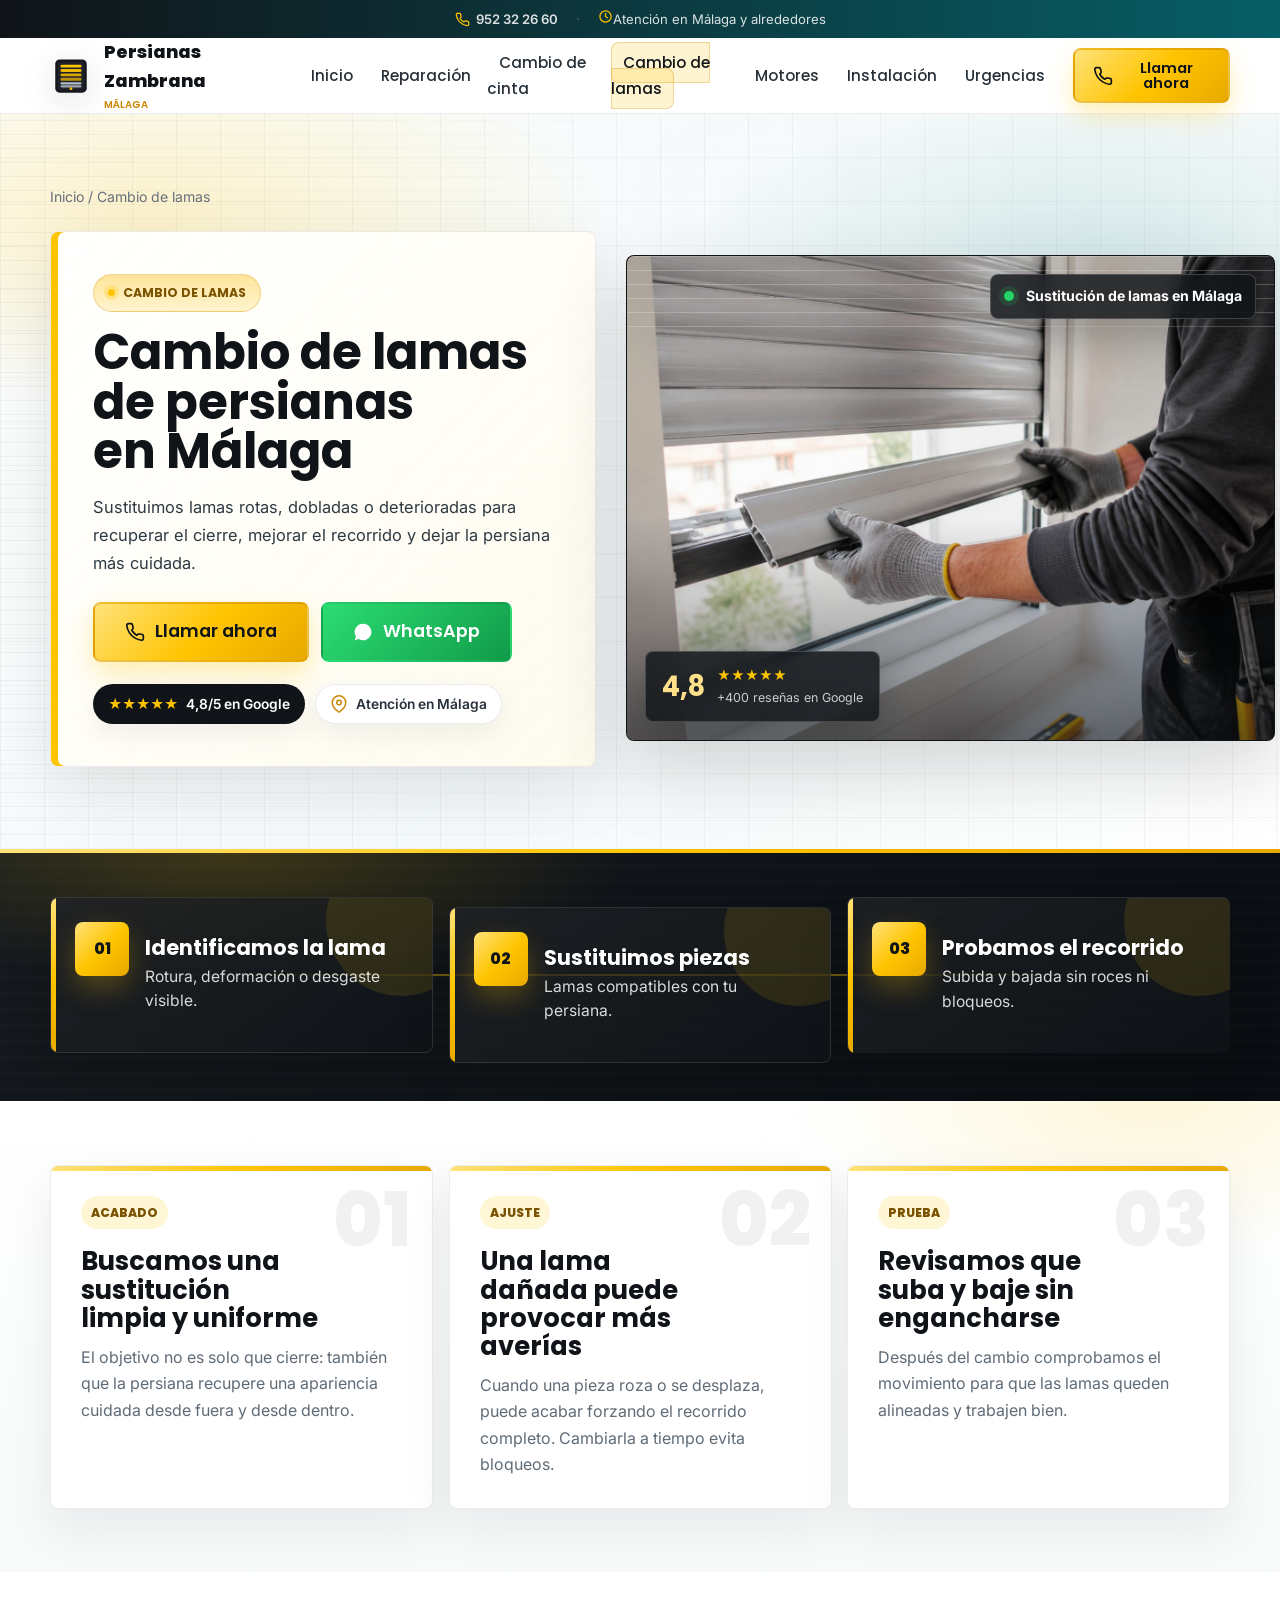
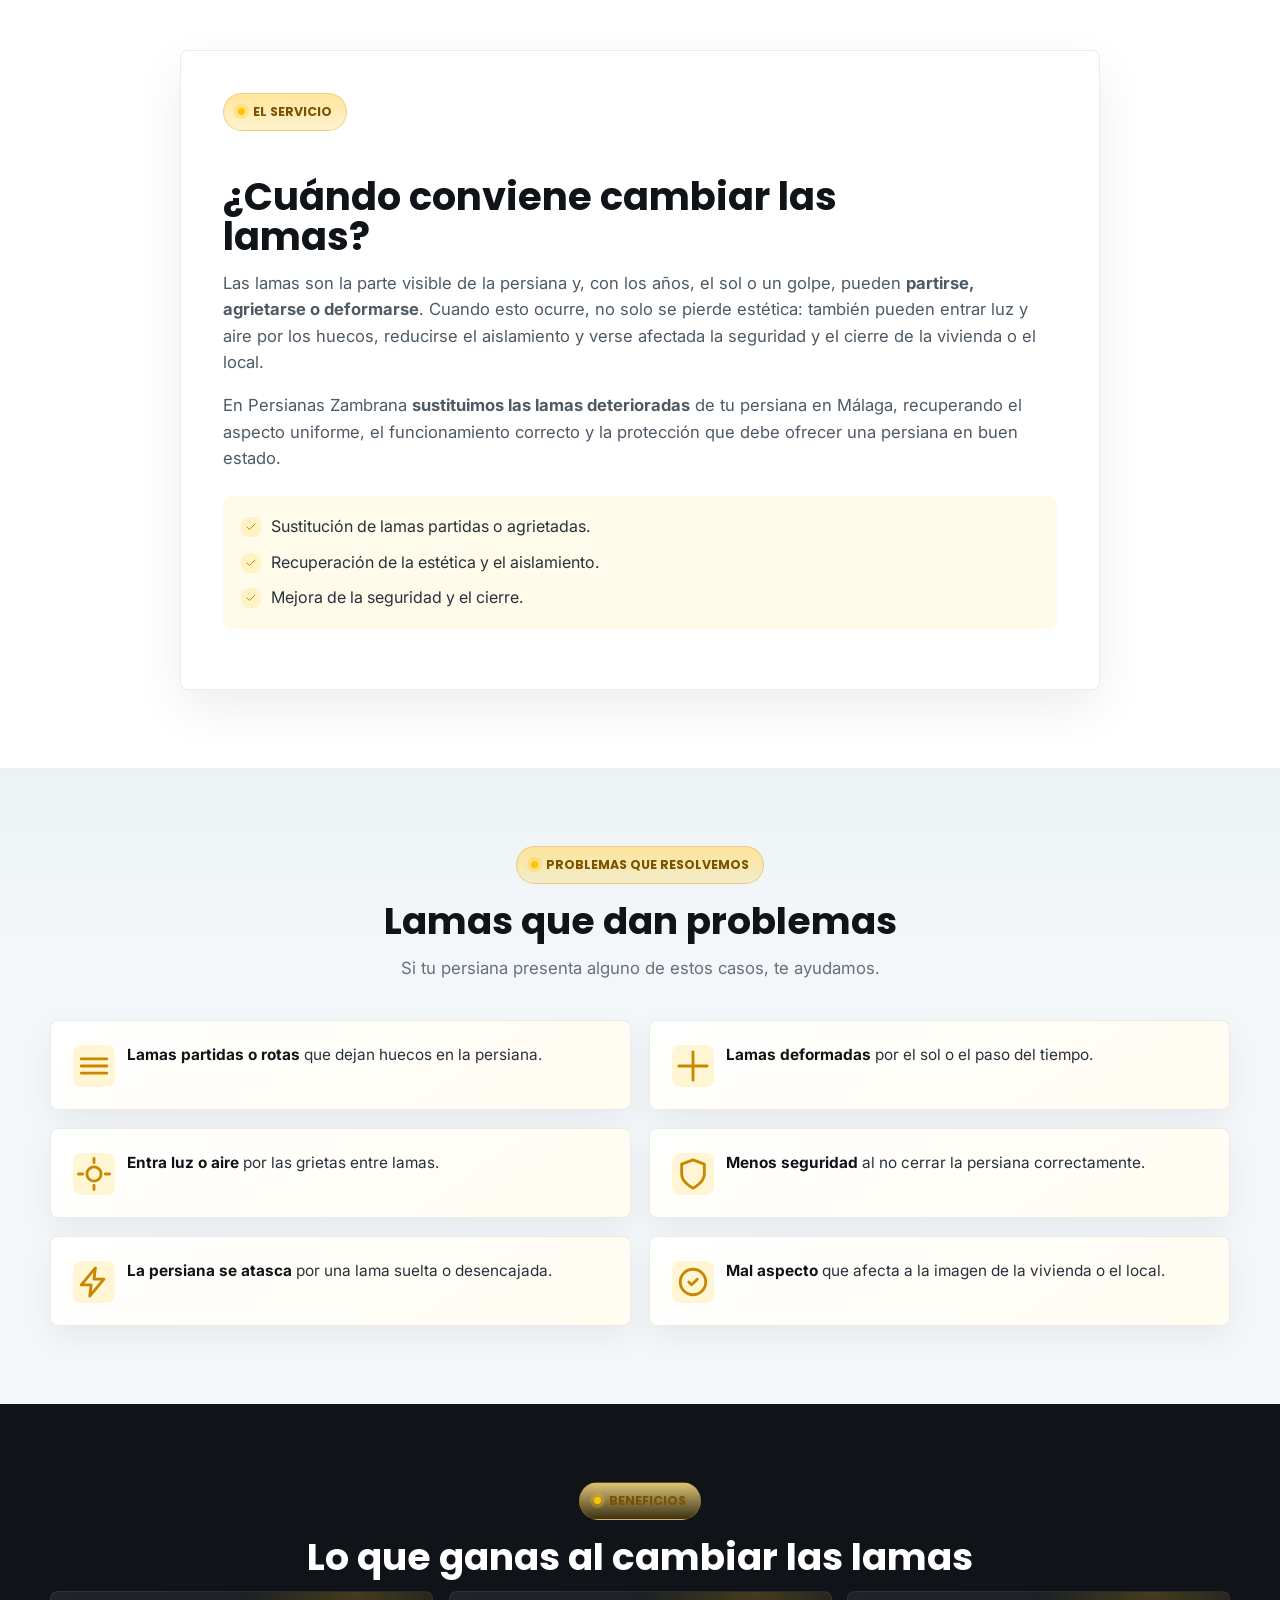
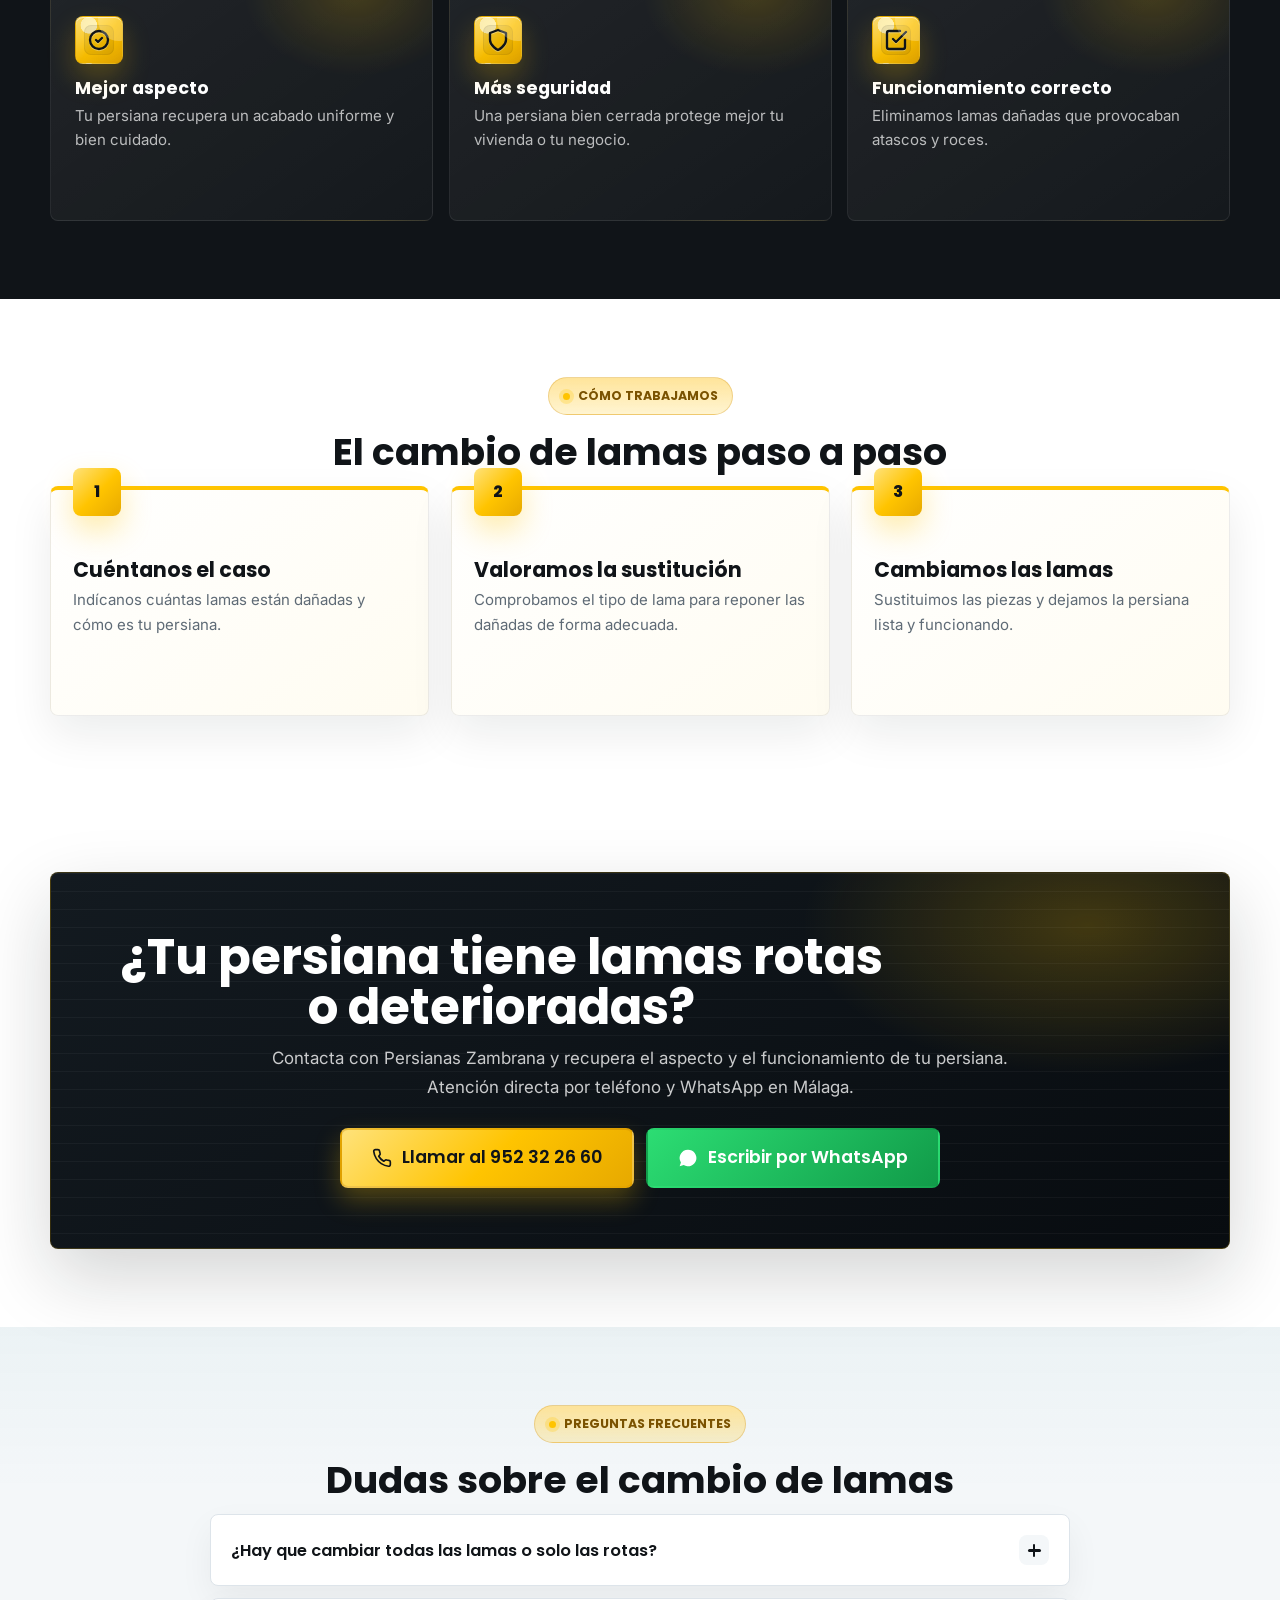
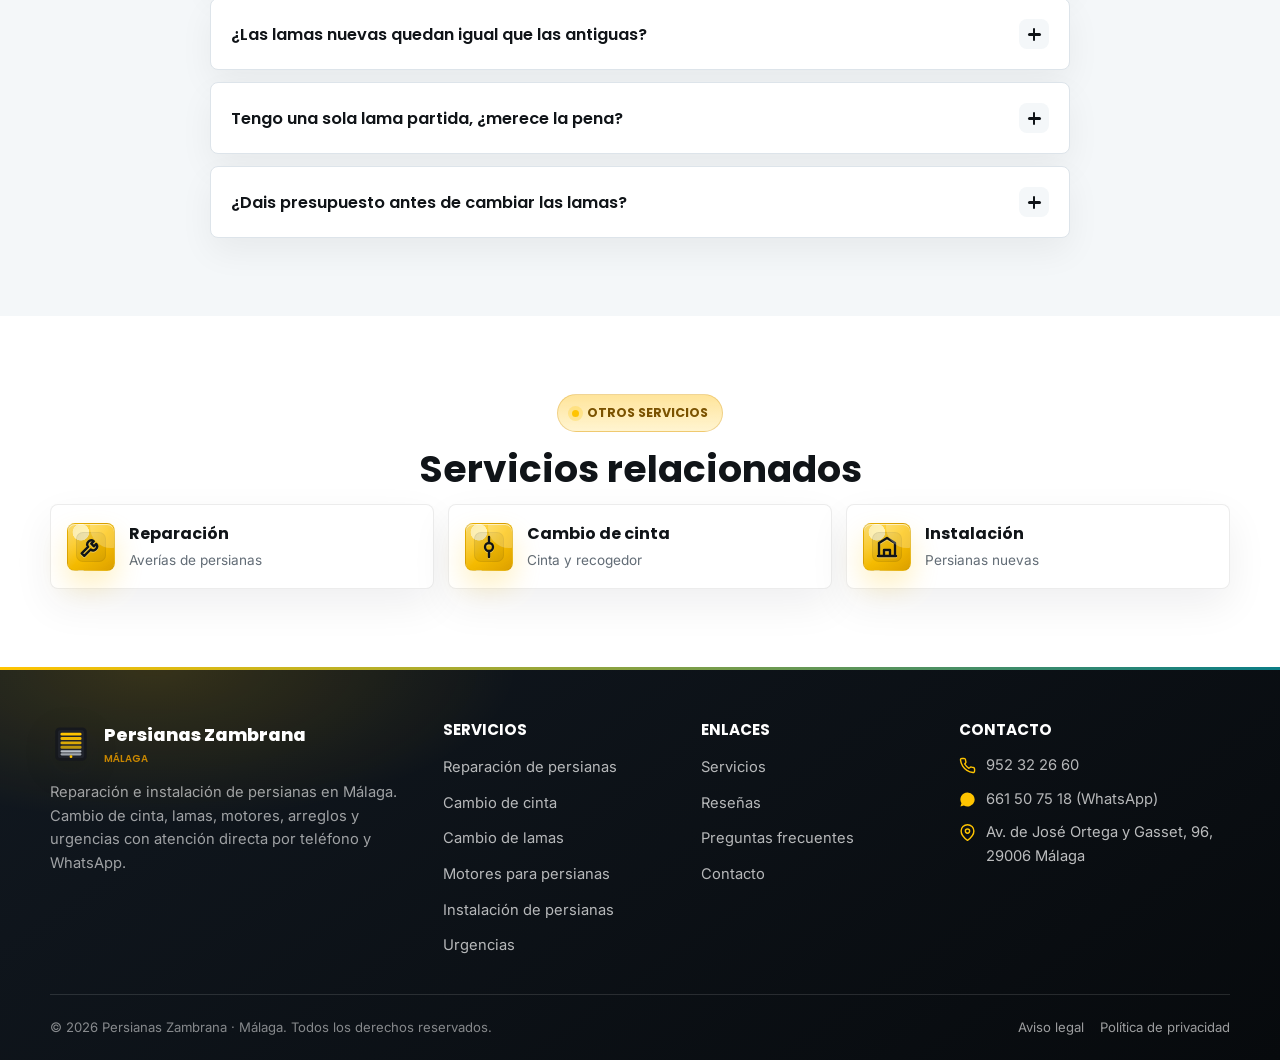
<file: cambio-lamas-persianas-malaga.html>
<!DOCTYPE html>
<html lang="es">
<head>
  <script>(function(){if(sessionStorage.getItem("pz_nav")==="1"){sessionStorage.removeItem("pz_nav");document.documentElement.classList.add("pz-nav-entrando");}})();</script>
  <meta charset="UTF-8">
  <meta name="viewport" content="width=device-width, initial-scale=1.0">

  <!-- ============ SEO ============ -->
  <title>Cambio de lamas de persiana en Málaga | Persianas Zambrana</title>
  <meta name="description" content="Cambio de lamas de persianas en Málaga. Sustituimos lamas rotas o dobladas para recuperar recorrido, cierre y apariencia.">
  <meta name="keywords" content="cambio de lamas persiana Málaga, lamas rotas persiana Málaga, sustitución lamas Málaga, persianista Málaga">
  <link rel="canonical" href="./cambio-lamas-persianas-malaga.html">
  <meta name="theme-color" content="#16181D">
  <meta property="og:type" content="website">
  <meta property="og:title" content="Cambio de lamas de persiana en Málaga | Persianas Zambrana">
  <meta property="og:description" content="Sustitución de lamas partidas o deterioradas de persianas en Málaga. Recupera funcionamiento, seguridad y estética.">
  <meta property="og:image" content="assets/hero-cambio-lamas.jpg">
  <link rel="icon" type="image/svg+xml" href="assets/favicon.svg">
  <link rel="preconnect" href="https://fonts.googleapis.com">
  <link rel="preconnect" href="https://fonts.gstatic.com" crossorigin>
  <link href="https://fonts.googleapis.com/css2?family=Inter:wght@400;500;600&family=Poppins:wght@500;600;700;800&display=swap" rel="stylesheet">
  <link rel="stylesheet" href="styles.css">
</head>
<body>

  <!-- TOPBAR -->
  <div class="topbar">
    <div class="contenedor">
      <a href="tel:952322660"><svg viewBox="0 0 24 24" fill="none" stroke="currentColor" stroke-width="2" stroke-linecap="round" stroke-linejoin="round"><path d="M22 16.9v3a2 2 0 0 1-2.2 2 19.8 19.8 0 0 1-8.6-3.1 19.5 19.5 0 0 1-6-6 19.8 19.8 0 0 1-3.1-8.7A2 2 0 0 1 4.1 2h3a2 2 0 0 1 2 1.7c.1.9.3 1.8.6 2.7a2 2 0 0 1-.5 2.1L8.1 9.9a16 16 0 0 0 6 6l1.4-1.1a2 2 0 0 1 2.1-.5c.9.3 1.8.5 2.7.6a2 2 0 0 1 1.7 2z"/></svg> 952 32 26 60</a>
      <span class="topbar-sep">·</span>
      <span class="topbar-horario"><svg viewBox="0 0 24 24" fill="none" stroke="currentColor" stroke-width="2" stroke-linecap="round" stroke-linejoin="round"><circle cx="12" cy="12" r="9"/><path d="M12 7v5l3 2"/></svg> Atención en Málaga y alrededores</span>
    </div>
  </div>

  <!-- HEADER -->
  <header class="site-header">
    <div class="contenedor">
      <nav class="nav" aria-label="Navegación principal">
        <a href="index.html" class="logo" aria-label="Persianas Zambrana - Inicio"><img src="assets/logo.svg" alt=""><span>Persianas Zambrana<small>Málaga</small></span></a>
        <ul class="nav-links" id="nav-links">
          <li><a href="index.html">Inicio</a></li>
          <li><a href="reparacion-persianas-malaga.html">Reparación</a></li>
          <li><a href="cambio-cinta-persianas-malaga.html">Cambio de cinta</a></li>
          <li><a href="cambio-lamas-persianas-malaga.html" class="activo">Cambio de lamas</a></li>
          <li><a href="motores-persianas-malaga.html">Motores</a></li>
          <li><a href="instalacion-persianas-malaga.html">Instalación</a></li>
          <li><a href="urgencias-persianas-malaga.html">Urgencias</a></li>
          <li class="nav-cta-movil">
            <a href="tel:952322660" class="btn btn-call">Llamar 952 32 26 60</a>
            <a href="https://wa.me/34661507518?text=Hola%2C%20he%20visto%20la%20web%20de%20Persianas%20Zambrana.%20Necesito%20presupuesto%20para%20cambiar%20las%20lamas%20de%20una%20persiana%20en%20M%C3%A1laga.%20%C2%BFPod%C3%A9is%20ayudarme%3F" class="btn btn-wa" target="_blank" rel="noopener">WhatsApp</a>
          </li>
        </ul>
        <div class="nav-acciones">
          <a href="tel:952322660" class="btn btn-call btn-call-header"><svg viewBox="0 0 24 24" fill="none" stroke="currentColor" stroke-width="2" stroke-linecap="round" stroke-linejoin="round"><path d="M22 16.9v3a2 2 0 0 1-2.2 2 19.8 19.8 0 0 1-8.6-3.1 19.5 19.5 0 0 1-6-6 19.8 19.8 0 0 1-3.1-8.7A2 2 0 0 1 4.1 2h3a2 2 0 0 1 2 1.7c.1.9.3 1.8.6 2.7a2 2 0 0 1-.5 2.1L8.1 9.9a16 16 0 0 0 6 6l1.4-1.1a2 2 0 0 1 2.1-.5c.9.3 1.8.5 2.7.6a2 2 0 0 1 1.7 2z"/></svg> <span class="txt">Llamar ahora</span></a>
          <button class="nav-toggle" id="nav-toggle" aria-label="Abrir menú" aria-controls="nav-links" aria-expanded="false"><span></span><span></span><span></span></button>
        </div>
      </nav>
    </div>
  </header>

  <main>
    <!-- HERO -->
    <section class="servicio-hero">
      <div class="contenedor">
        <nav class="breadcrumb" aria-label="Ruta de navegación"><a href="index.html">Inicio</a> <span>/</span> Cambio de lamas</nav>
        <div class="hero-grid" style="margin-top:18px">
          <div class="reveal">
            <span class="eyebrow">Cambio de lamas</span>
            <h1>Cambio de lamas de persianas en Málaga</h1>
            <p class="lead">Sustituimos lamas rotas, dobladas o deterioradas para recuperar el cierre, mejorar el recorrido y dejar la persiana más cuidada.</p>
            <div class="cta-grupo">
              <a href="tel:952322660" class="btn btn-call btn-grande"><svg viewBox="0 0 24 24" fill="none" stroke="currentColor" stroke-width="2" stroke-linecap="round" stroke-linejoin="round"><path d="M22 16.9v3a2 2 0 0 1-2.2 2 19.8 19.8 0 0 1-8.6-3.1 19.5 19.5 0 0 1-6-6 19.8 19.8 0 0 1-3.1-8.7A2 2 0 0 1 4.1 2h3a2 2 0 0 1 2 1.7c.1.9.3 1.8.6 2.7a2 2 0 0 1-.5 2.1L8.1 9.9a16 16 0 0 0 6 6l1.4-1.1a2 2 0 0 1 2.1-.5c.9.3 1.8.5 2.7.6a2 2 0 0 1 1.7 2z"/></svg> Llamar ahora</a>
              <a href="https://wa.me/34661507518?text=Hola%2C%20he%20visto%20la%20web%20de%20Persianas%20Zambrana.%20Necesito%20presupuesto%20para%20cambiar%20las%20lamas%20de%20una%20persiana%20en%20M%C3%A1laga.%20%C2%BFPod%C3%A9is%20ayudarme%3F" class="btn btn-wa btn-grande" target="_blank" rel="noopener"><svg viewBox="0 0 24 24" fill="currentColor"><path d="M17.5 14.4c-.3-.1-1.7-.8-1.9-.9-.3-.1-.5-.1-.7.1-.2.3-.7.9-.9 1.1-.2.2-.3.2-.6.1-.3-.1-1.2-.5-2.3-1.4-.9-.8-1.4-1.7-1.6-2-.2-.3 0-.5.1-.6.1-.1.3-.3.4-.5.1-.2.2-.3.3-.5.1-.2 0-.4 0-.5 0-.1-.7-1.6-.9-2.2-.2-.6-.5-.5-.7-.5h-.6c-.2 0-.5.1-.8.4-.3.3-1 1-1 2.5s1.1 2.9 1.2 3.1c.1.2 2.1 3.2 5.1 4.5.7.3 1.3.5 1.7.6.7.2 1.4.2 1.9.1.6-.1 1.7-.7 1.9-1.4.2-.7.2-1.2.2-1.4-.1-.1-.3-.2-.6-.3z"/><path d="M12 2a10 10 0 0 0-8.5 15.3L2 22l4.8-1.5A10 10 0 1 0 12 2z"/></svg> WhatsApp</a>
            </div>
            <div class="mini-badges">
              <span class="badge"><span class="estrellas">★★★★★</span> 4,8/5 en Google</span>
              <span class="badge"><svg viewBox="0 0 24 24" fill="none" stroke="currentColor" stroke-width="2" stroke-linecap="round" stroke-linejoin="round"><path d="M21 10c0 7-9 13-9 13s-9-6-9-13a9 9 0 0 1 18 0z"/><circle cx="12" cy="10" r="3"/></svg> Atención en Málaga</span>
            </div>
          </div>
          <div class="hero-media servicio-media reveal d1">
            <img src="assets/hero-cambio-lamas.jpg" alt="Técnico sustituyendo lamas de una persiana en Málaga" width="1448" height="1086" fetchpriority="high">
            <span class="hero-lamas" aria-hidden="true"></span>
            <div class="hero-card hero-card--rating" aria-label="Valoración de Persianas Zambrana en Google">
              <strong>4,8</strong>
              <span><span class="estrellas">★★★★★</span><small>+400 reseñas en Google</small></span>
            </div>
            <div class="hero-card hero-card--servicio">
              <span class="dot"></span>
              <span>Sustitución de lamas en Málaga</span>
            </div>
          </div>
        </div>
      </div>
    </section>

    <section class="home-strip service-strip" aria-label="Resumen del servicio">
      <div class="contenedor strip-grid">
        <div><span>01</span><b>Identificamos la lama</b><small>Rotura, deformación o desgaste visible.</small></div>
        <div><span>02</span><b>Sustituimos piezas</b><small>Lamas compatibles con tu persiana.</small></div>
        <div><span>03</span><b>Probamos el recorrido</b><small>Subida y bajada sin roces ni bloqueos.</small></div>
      </div>
    </section>

    <section class="section service-proof-section">
      <div class="contenedor service-proof-grid">
        <article class="service-proof-card reveal"><span>Acabado</span><h2>Buscamos una sustitución limpia y uniforme</h2><p>El objetivo no es solo que cierre: también que la persiana recupere una apariencia cuidada desde fuera y desde dentro.</p></article>
        <article class="service-proof-card reveal d1"><span>Ajuste</span><h2>Una lama dañada puede provocar más averías</h2><p>Cuando una pieza roza o se desplaza, puede acabar forzando el recorrido completo. Cambiarla a tiempo evita bloqueos.</p></article>
        <article class="service-proof-card reveal d2"><span>Prueba</span><h2>Revisamos que suba y baje sin engancharse</h2><p>Después del cambio comprobamos el movimiento para que las lamas queden alineadas y trabajen bien.</p></article>
      </div>
    </section>

    <!-- EXPLICACIÓN -->
    <section class="section">
      <div class="contenedor prosa reveal" style="margin-inline:auto">
        <span class="eyebrow">El servicio</span>
        <h2>¿Cuándo conviene cambiar las lamas?</h2>
        <p>Las lamas son la parte visible de la persiana y, con los años, el sol o un golpe, pueden <b>partirse, agrietarse o deformarse</b>. Cuando esto ocurre, no solo se pierde estética: también pueden entrar luz y aire por los huecos, reducirse el aislamiento y verse afectada la seguridad y el cierre de la vivienda o el local.</p>
        <p>En Persianas Zambrana <b>sustituimos las lamas deterioradas</b> de tu persiana en Málaga, recuperando el aspecto uniforme, el funcionamiento correcto y la protección que debe ofrecer una persiana en buen estado.</p>
        <ul class="check">
          <li><svg viewBox="0 0 24 24" fill="none" stroke="currentColor" stroke-width="2" stroke-linecap="round" stroke-linejoin="round"><path d="M20 6 9 17l-5-5"/></svg> Sustitución de lamas partidas o agrietadas.</li>
          <li><svg viewBox="0 0 24 24" fill="none" stroke="currentColor" stroke-width="2" stroke-linecap="round" stroke-linejoin="round"><path d="M20 6 9 17l-5-5"/></svg> Recuperación de la estética y el aislamiento.</li>
          <li><svg viewBox="0 0 24 24" fill="none" stroke="currentColor" stroke-width="2" stroke-linecap="round" stroke-linejoin="round"><path d="M20 6 9 17l-5-5"/></svg> Mejora de la seguridad y el cierre.</li>
        </ul>
      </div>
    </section>

    <!-- PROBLEMAS -->
    <section class="section section--gris">
      <div class="contenedor">
        <div class="text-center"><span class="eyebrow">Problemas que resolvemos</span><h2 class="seccion-titulo">Lamas que dan problemas</h2><p class="seccion-intro">Si tu persiana presenta alguno de estos casos, te ayudamos.</p></div>
        <div class="problemas-grid">
          <div class="problema reveal"><svg viewBox="0 0 24 24" fill="none" stroke="currentColor" stroke-width="2" stroke-linecap="round" stroke-linejoin="round"><path d="M3 7h18M3 12h18M3 17h18"/></svg><p><b>Lamas partidas o rotas</b> que dejan huecos en la persiana.</p></div>
          <div class="problema reveal d1"><svg viewBox="0 0 24 24" fill="none" stroke="currentColor" stroke-width="2" stroke-linecap="round" stroke-linejoin="round"><path d="M12 2v20M2 12h20"/></svg><p><b>Lamas deformadas</b> por el sol o el paso del tiempo.</p></div>
          <div class="problema reveal d2"><svg viewBox="0 0 24 24" fill="none" stroke="currentColor" stroke-width="2" stroke-linecap="round" stroke-linejoin="round"><circle cx="12" cy="12" r="5"/><path d="M12 1v3M12 20v3M4 12H1M23 12h-3"/></svg><p><b>Entra luz o aire</b> por las grietas entre lamas.</p></div>
          <div class="problema reveal"><svg viewBox="0 0 24 24" fill="none" stroke="currentColor" stroke-width="2" stroke-linecap="round" stroke-linejoin="round"><path d="M12 22s8-4 8-10V5l-8-3-8 3v7c0 6 8 10 8 10z"/></svg><p><b>Menos seguridad</b> al no cerrar la persiana correctamente.</p></div>
          <div class="problema reveal d1"><svg viewBox="0 0 24 24" fill="none" stroke="currentColor" stroke-width="2" stroke-linecap="round" stroke-linejoin="round"><path d="m13 2-10 12h7l-1 8 10-12h-7l1-8z"/></svg><p><b>La persiana se atasca</b> por una lama suelta o desencajada.</p></div>
          <div class="problema reveal d2"><svg viewBox="0 0 24 24" fill="none" stroke="currentColor" stroke-width="2" stroke-linecap="round" stroke-linejoin="round"><circle cx="12" cy="12" r="9"/><path d="m9 12 2 2 4-4"/></svg><p><b>Mal aspecto</b> que afecta a la imagen de la vivienda o el local.</p></div>
        </div>
      </div>
    </section>

    <!-- BENEFICIOS -->
    <section class="section section--oscura">
      <div class="contenedor">
        <div class="text-center"><span class="eyebrow">Beneficios</span><h2 class="seccion-titulo">Lo que ganas al cambiar las lamas</h2></div>
        <div class="beneficios-grid">
          <div class="beneficio reveal"><span class="ico"><svg viewBox="0 0 24 24" fill="none" stroke="currentColor" stroke-width="2" stroke-linecap="round" stroke-linejoin="round"><circle cx="12" cy="12" r="9"/><path d="m9 12 2 2 4-4"/></svg></span><h3>Mejor aspecto</h3><p>Tu persiana recupera un acabado uniforme y bien cuidado.</p></div>
          <div class="beneficio reveal d1"><span class="ico"><svg viewBox="0 0 24 24" fill="none" stroke="currentColor" stroke-width="2" stroke-linecap="round" stroke-linejoin="round"><path d="M12 22s8-4 8-10V5l-8-3-8 3v7c0 6 8 10 8 10z"/></svg></span><h3>Más seguridad</h3><p>Una persiana bien cerrada protege mejor tu vivienda o tu negocio.</p></div>
          <div class="beneficio reveal d2"><span class="ico"><svg viewBox="0 0 24 24" fill="none" stroke="currentColor" stroke-width="2" stroke-linecap="round" stroke-linejoin="round"><path d="M9 11l3 3L22 4"/><path d="M21 12v7a2 2 0 0 1-2 2H5a2 2 0 0 1-2-2V5a2 2 0 0 1 2-2h11"/></svg></span><h3>Funcionamiento correcto</h3><p>Eliminamos lamas dañadas que provocaban atascos y roces.</p></div>
        </div>
      </div>
    </section>

    <!-- PROCESO -->
    <section class="section">
      <div class="contenedor">
        <div class="text-center"><span class="eyebrow">Cómo trabajamos</span><h2 class="seccion-titulo">El cambio de lamas paso a paso</h2></div>
        <div class="pasos">
          <div class="paso reveal"><h3>Cuéntanos el caso</h3><p>Indícanos cuántas lamas están dañadas y cómo es tu persiana.</p></div>
          <div class="paso reveal d1"><h3>Valoramos la sustitución</h3><p>Comprobamos el tipo de lama para reponer las dañadas de forma adecuada.</p></div>
          <div class="paso reveal d2"><h3>Cambiamos las lamas</h3><p>Sustituimos las piezas y dejamos la persiana lista y funcionando.</p></div>
        </div>
      </div>
    </section>

    <!-- CTA FUERTE -->
    <section class="section">
      <div class="contenedor">
        <div class="cta-fuerte reveal">
          <h2>¿Tu persiana tiene lamas rotas o deterioradas?</h2>
          <p>Contacta con Persianas Zambrana y recupera el aspecto y el funcionamiento de tu persiana. Atención directa por teléfono y WhatsApp en Málaga.</p>
          <div class="cta-grupo">
            <a href="tel:952322660" class="btn btn-call btn-grande"><svg viewBox="0 0 24 24" fill="none" stroke="currentColor" stroke-width="2" stroke-linecap="round" stroke-linejoin="round"><path d="M22 16.9v3a2 2 0 0 1-2.2 2 19.8 19.8 0 0 1-8.6-3.1 19.5 19.5 0 0 1-6-6 19.8 19.8 0 0 1-3.1-8.7A2 2 0 0 1 4.1 2h3a2 2 0 0 1 2 1.7c.1.9.3 1.8.6 2.7a2 2 0 0 1-.5 2.1L8.1 9.9a16 16 0 0 0 6 6l1.4-1.1a2 2 0 0 1 2.1-.5c.9.3 1.8.5 2.7.6a2 2 0 0 1 1.7 2z"/></svg> Llamar al 952 32 26 60</a>
            <a href="https://wa.me/34661507518?text=Hola%2C%20he%20visto%20la%20web%20de%20Persianas%20Zambrana.%20Necesito%20presupuesto%20para%20cambiar%20las%20lamas%20de%20una%20persiana%20en%20M%C3%A1laga.%20%C2%BFPod%C3%A9is%20ayudarme%3F" class="btn btn-wa btn-grande" target="_blank" rel="noopener"><svg viewBox="0 0 24 24" fill="currentColor"><path d="M17.5 14.4c-.3-.1-1.7-.8-1.9-.9-.3-.1-.5-.1-.7.1-.2.3-.7.9-.9 1.1-.2.2-.3.2-.6.1-.3-.1-1.2-.5-2.3-1.4-.9-.8-1.4-1.7-1.6-2-.2-.3 0-.5.1-.6.1-.1.3-.3.4-.5.1-.2.2-.3.3-.5.1-.2 0-.4 0-.5 0-.1-.7-1.6-.9-2.2-.2-.6-.5-.5-.7-.5h-.6c-.2 0-.5.1-.8.4-.3.3-1 1-1 2.5s1.1 2.9 1.2 3.1c.1.2 2.1 3.2 5.1 4.5.7.3 1.3.5 1.7.6.7.2 1.4.2 1.9.1.6-.1 1.7-.7 1.9-1.4.2-.7.2-1.2.2-1.4-.1-.1-.3-.2-.6-.3z"/><path d="M12 2a10 10 0 0 0-8.5 15.3L2 22l4.8-1.5A10 10 0 1 0 12 2z"/></svg> Escribir por WhatsApp</a>
          </div>
        </div>
      </div>
    </section>

    <!-- FAQ -->
    <section class="section section--gris">
      <div class="contenedor">
        <div class="text-center"><span class="eyebrow">Preguntas frecuentes</span><h2 class="seccion-titulo">Dudas sobre el cambio de lamas</h2></div>
        <div class="faq-lista">
          <div class="faq-item"><button class="faq-pregunta">¿Hay que cambiar todas las lamas o solo las rotas? <span class="mas"></span></button><div class="faq-respuesta"><p>Normalmente se sustituyen solo las lamas dañadas. Si la persiana está muy deteriorada en general, valoramos contigo la mejor opción.</p></div></div>
          <div class="faq-item"><button class="faq-pregunta">¿Las lamas nuevas quedan igual que las antiguas? <span class="mas"></span></button><div class="faq-respuesta"><p>Procuramos reponer con lamas del tipo más parecido posible para mantener un acabado uniforme.</p></div></div>
          <div class="faq-item"><button class="faq-pregunta">Tengo una sola lama partida, ¿merece la pena? <span class="mas"></span></button><div class="faq-respuesta"><p>Sí. Una lama partida puede provocar atascos y huecos, así que conviene cambiarla antes de que afecte al resto.</p></div></div>
          <div class="faq-item"><button class="faq-pregunta">¿Dais presupuesto antes de cambiar las lamas? <span class="mas"></span></button><div class="faq-respuesta"><p>Sí, valoramos el caso y te indicamos la solución antes de intervenir.</p></div></div>
        </div>
      </div>
    </section>

    <!-- RELACIONADOS -->
    <section class="section">
      <div class="contenedor">
        <div class="text-center"><span class="eyebrow">Otros servicios</span><h2 class="seccion-titulo">Servicios relacionados</h2></div>
        <div class="relacionados-grid">
          <a class="relacionado reveal" href="reparacion-persianas-malaga.html"><span class="ico"><svg viewBox="0 0 24 24" fill="none" stroke="currentColor" stroke-width="2" stroke-linecap="round" stroke-linejoin="round"><path d="M14.7 6.3a4 4 0 0 0-5.6 5.6l-6.4 6.4 2.6 2.6 6.4-6.4a4 4 0 0 0 5.6-5.6l-2.4 2.4-2.6-2.6z"/></svg></span><div><b>Reparación</b><small>Averías de persianas</small></div><span class="flecha"><svg viewBox="0 0 24 24" fill="none" stroke="currentColor" stroke-width="2" stroke-linecap="round" stroke-linejoin="round"><path d="M5 12h14M13 6l6 6-6 6"/></svg></span></a>
          <a class="relacionado reveal d1" href="cambio-cinta-persianas-malaga.html"><span class="ico"><svg viewBox="0 0 24 24" fill="none" stroke="currentColor" stroke-width="2" stroke-linecap="round" stroke-linejoin="round"><path d="M12 2v6M12 16v6"/><circle cx="12" cy="12" r="4"/></svg></span><div><b>Cambio de cinta</b><small>Cinta y recogedor</small></div><span class="flecha"><svg viewBox="0 0 24 24" fill="none" stroke="currentColor" stroke-width="2" stroke-linecap="round" stroke-linejoin="round"><path d="M5 12h14M13 6l6 6-6 6"/></svg></span></a>
          <a class="relacionado reveal d2" href="instalacion-persianas-malaga.html"><span class="ico"><svg viewBox="0 0 24 24" fill="none" stroke="currentColor" stroke-width="2" stroke-linecap="round" stroke-linejoin="round"><path d="M3 21h18M4 21V8l8-5 8 5v13M9 21v-6h6v6"/></svg></span><div><b>Instalación</b><small>Persianas nuevas</small></div><span class="flecha"><svg viewBox="0 0 24 24" fill="none" stroke="currentColor" stroke-width="2" stroke-linecap="round" stroke-linejoin="round"><path d="M5 12h14M13 6l6 6-6 6"/></svg></span></a>
        </div>
      </div>
    </section>
  </main>

  <!-- FOOTER -->
  <footer class="site-footer">
    <div class="contenedor">
      <div class="footer-grid">
        <div class="footer-col">
          <a href="index.html" class="logo"><img src="assets/logo.svg" alt=""><span>Persianas Zambrana<small>Málaga</small></span></a>
          <p>Reparación e instalación de persianas en Málaga. Cambio de cinta, lamas, motores, arreglos y urgencias con atención directa por teléfono y WhatsApp.</p>
        </div>
        <div class="footer-col"><h4>Servicios</h4><ul>
          <li><a href="reparacion-persianas-malaga.html">Reparación de persianas</a></li>
          <li><a href="cambio-cinta-persianas-malaga.html">Cambio de cinta</a></li>
          <li><a href="cambio-lamas-persianas-malaga.html">Cambio de lamas</a></li>
          <li><a href="motores-persianas-malaga.html">Motores para persianas</a></li>
          <li><a href="instalacion-persianas-malaga.html">Instalación de persianas</a></li>
          <li><a href="urgencias-persianas-malaga.html">Urgencias</a></li>
        </ul></div>
        <div class="footer-col"><h4>Enlaces</h4><ul>
          <li><a href="index.html#servicios">Servicios</a></li>
          <li><a href="index.html#resenas">Reseñas</a></li>
          <li><a href="index.html#faq">Preguntas frecuentes</a></li>
          <li><a href="index.html#contacto">Contacto</a></li>
        </ul></div>
        <div class="footer-col"><h4>Contacto</h4><ul class="footer-contacto">
          <li><svg viewBox="0 0 24 24" fill="none" stroke="currentColor" stroke-width="2" stroke-linecap="round" stroke-linejoin="round"><path d="M22 16.9v3a2 2 0 0 1-2.2 2 19.8 19.8 0 0 1-8.6-3.1 19.5 19.5 0 0 1-6-6 19.8 19.8 0 0 1-3.1-8.7A2 2 0 0 1 4.1 2h3a2 2 0 0 1 2 1.7c.1.9.3 1.8.6 2.7a2 2 0 0 1-.5 2.1L8.1 9.9a16 16 0 0 0 6 6l1.4-1.1a2 2 0 0 1 2.1-.5c.9.3 1.8.5 2.7.6a2 2 0 0 1 1.7 2z"/></svg> <a href="tel:952322660">952 32 26 60</a></li>
          <li><svg viewBox="0 0 24 24" fill="currentColor"><path d="M12 2a10 10 0 0 0-8.5 15.3L2 22l4.8-1.5A10 10 0 1 0 12 2z"/></svg> <a href="https://wa.me/34661507518" target="_blank" rel="noopener">661 50 75 18 (WhatsApp)</a></li>
          <li><svg viewBox="0 0 24 24" fill="none" stroke="currentColor" stroke-width="2" stroke-linecap="round" stroke-linejoin="round"><path d="M21 10c0 7-9 13-9 13s-9-6-9-13a9 9 0 0 1 18 0z"/><circle cx="12" cy="10" r="3"/></svg> Av. de José Ortega y Gasset, 96, 29006 Málaga</li>
        </ul></div>
      </div>
      <div class="footer-bottom">
        <span>© <span data-anio>2026</span> Persianas Zambrana · Málaga. Todos los derechos reservados.</span>
        <span class="legal"><a href="aviso-legal.html">Aviso legal</a><a href="politica-privacidad.html">Política de privacidad</a></span>
      </div>
    </div>
  </footer>

  <!-- CTA FLOTANTE -->
  <div class="cta-flotante">
    <a href="tel:952322660" class="fl-call"><svg viewBox="0 0 24 24" fill="none" stroke="currentColor" stroke-width="2" stroke-linecap="round" stroke-linejoin="round"><path d="M22 16.9v3a2 2 0 0 1-2.2 2 19.8 19.8 0 0 1-8.6-3.1 19.5 19.5 0 0 1-6-6 19.8 19.8 0 0 1-3.1-8.7A2 2 0 0 1 4.1 2h3a2 2 0 0 1 2 1.7c.1.9.3 1.8.6 2.7a2 2 0 0 1-.5 2.1L8.1 9.9a16 16 0 0 0 6 6l1.4-1.1a2 2 0 0 1 2.1-.5c.9.3 1.8.5 2.7.6a2 2 0 0 1 1.7 2z"/></svg> Llamar</a>
    <a href="https://wa.me/34661507518?text=Hola%2C%20he%20visto%20la%20web%20de%20Persianas%20Zambrana.%20Necesito%20presupuesto%20para%20cambiar%20las%20lamas%20de%20una%20persiana%20en%20M%C3%A1laga.%20%C2%BFPod%C3%A9is%20ayudarme%3F" class="fl-wa" target="_blank" rel="noopener"><svg viewBox="0 0 24 24" fill="currentColor"><path d="M17.5 14.4c-.3-.1-1.7-.8-1.9-.9-.3-.1-.5-.1-.7.1-.2.3-.7.9-.9 1.1-.2.2-.3.2-.6.1-.3-.1-1.2-.5-2.3-1.4-.9-.8-1.4-1.7-1.6-2-.2-.3 0-.5.1-.6.1-.1.3-.3.4-.5.1-.2.2-.3.3-.5.1-.2 0-.4 0-.5 0-.1-.7-1.6-.9-2.2-.2-.6-.5-.5-.7-.5h-.6c-.2 0-.5.1-.8.4-.3.3-1 1-1 2.5s1.1 2.9 1.2 3.1c.1.2 2.1 3.2 5.1 4.5.7.3 1.3.5 1.7.6.7.2 1.4.2 1.9.1.6-.1 1.7-.7 1.9-1.4.2-.7.2-1.2.2-1.4-.1-.1-.3-.2-.6-.3z"/><path d="M12 2a10 10 0 0 0-8.5 15.3L2 22l4.8-1.5A10 10 0 1 0 12 2z"/></svg> WhatsApp</a>
  </div>
  <a href="https://wa.me/34661507518?text=Hola%2C%20he%20visto%20la%20web%20de%20Persianas%20Zambrana.%20Necesito%20presupuesto%20para%20cambiar%20las%20lamas%20de%20una%20persiana%20en%20M%C3%A1laga.%20%C2%BFPod%C3%A9is%20ayudarme%3F" class="wa-burbuja" target="_blank" rel="noopener" aria-label="Contactar por WhatsApp"><svg viewBox="0 0 24 24" fill="currentColor"><path d="M17.5 14.4c-.3-.1-1.7-.8-1.9-.9-.3-.1-.5-.1-.7.1-.2.3-.7.9-.9 1.1-.2.2-.3.2-.6.1-.3-.1-1.2-.5-2.3-1.4-.9-.8-1.4-1.7-1.6-2-.2-.3 0-.5.1-.6.1-.1.3-.3.4-.5.1-.2.2-.3.3-.5.1-.2 0-.4 0-.5 0-.1-.7-1.6-.9-2.2-.2-.6-.5-.5-.7-.5h-.6c-.2 0-.5.1-.8.4-.3.3-1 1-1 2.5s1.1 2.9 1.2 3.1c.1.2 2.1 3.2 5.1 4.5.7.3 1.3.5 1.7.6.7.2 1.4.2 1.9.1.6-.1 1.7-.7 1.9-1.4.2-.7.2-1.2.2-1.4-.1-.1-.3-.2-.6-.3z"/><path d="M12 2a10 10 0 0 0-8.5 15.3L2 22l4.8-1.5A10 10 0 1 0 12 2z"/></svg></a>

  <script src="script.js"></script>
</body>
</html>
</file>
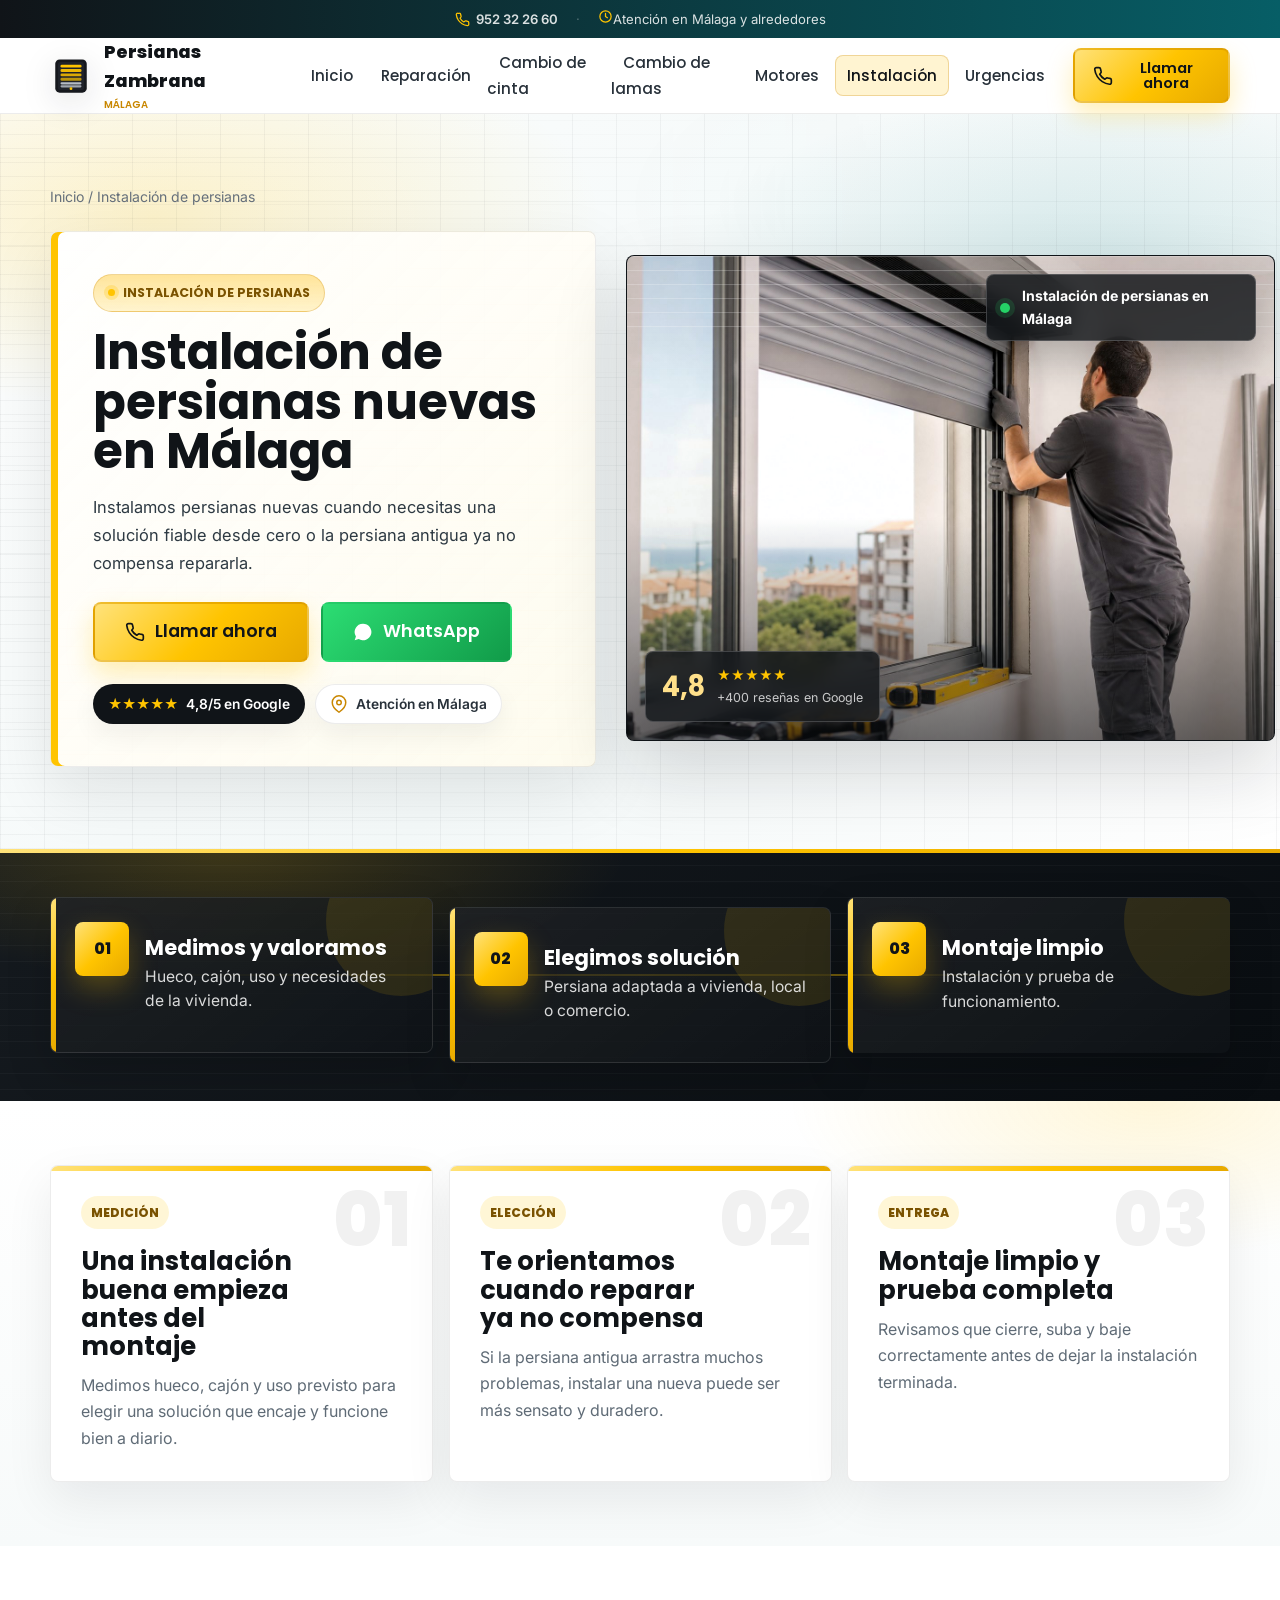
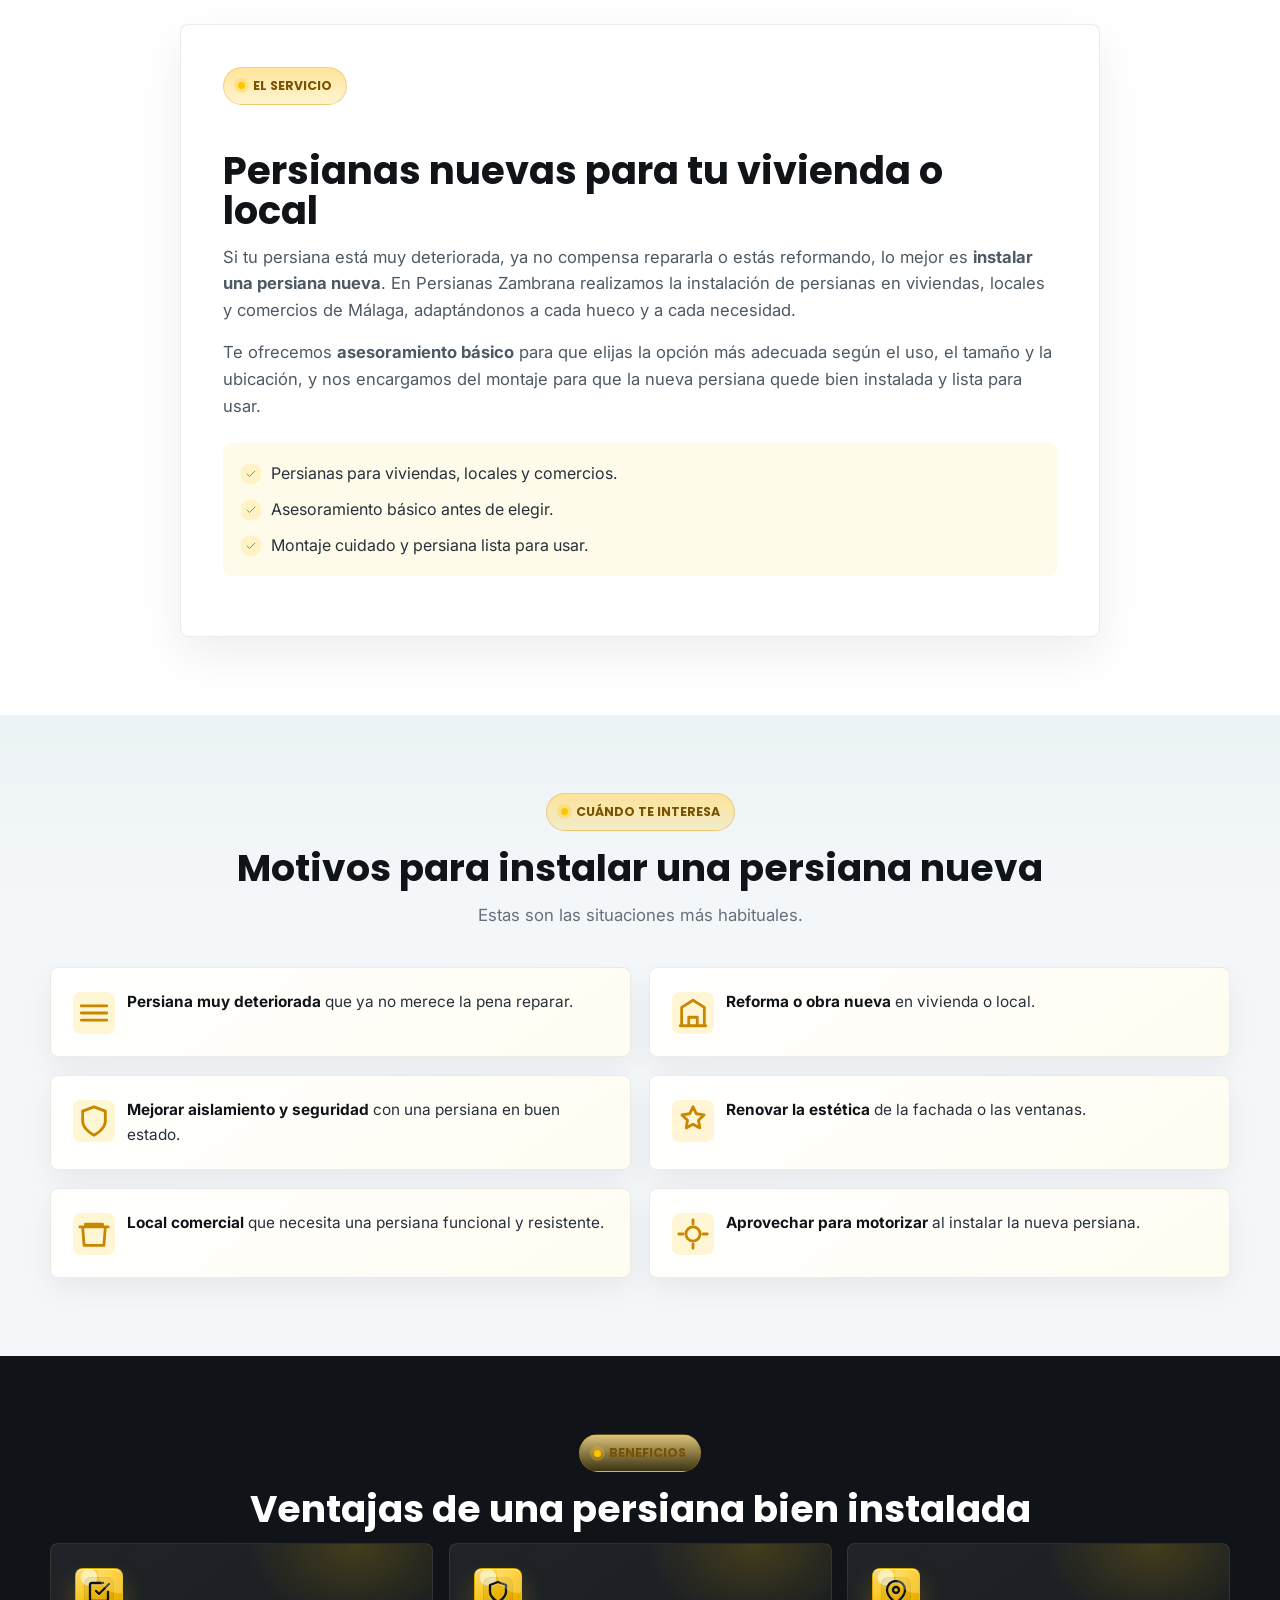
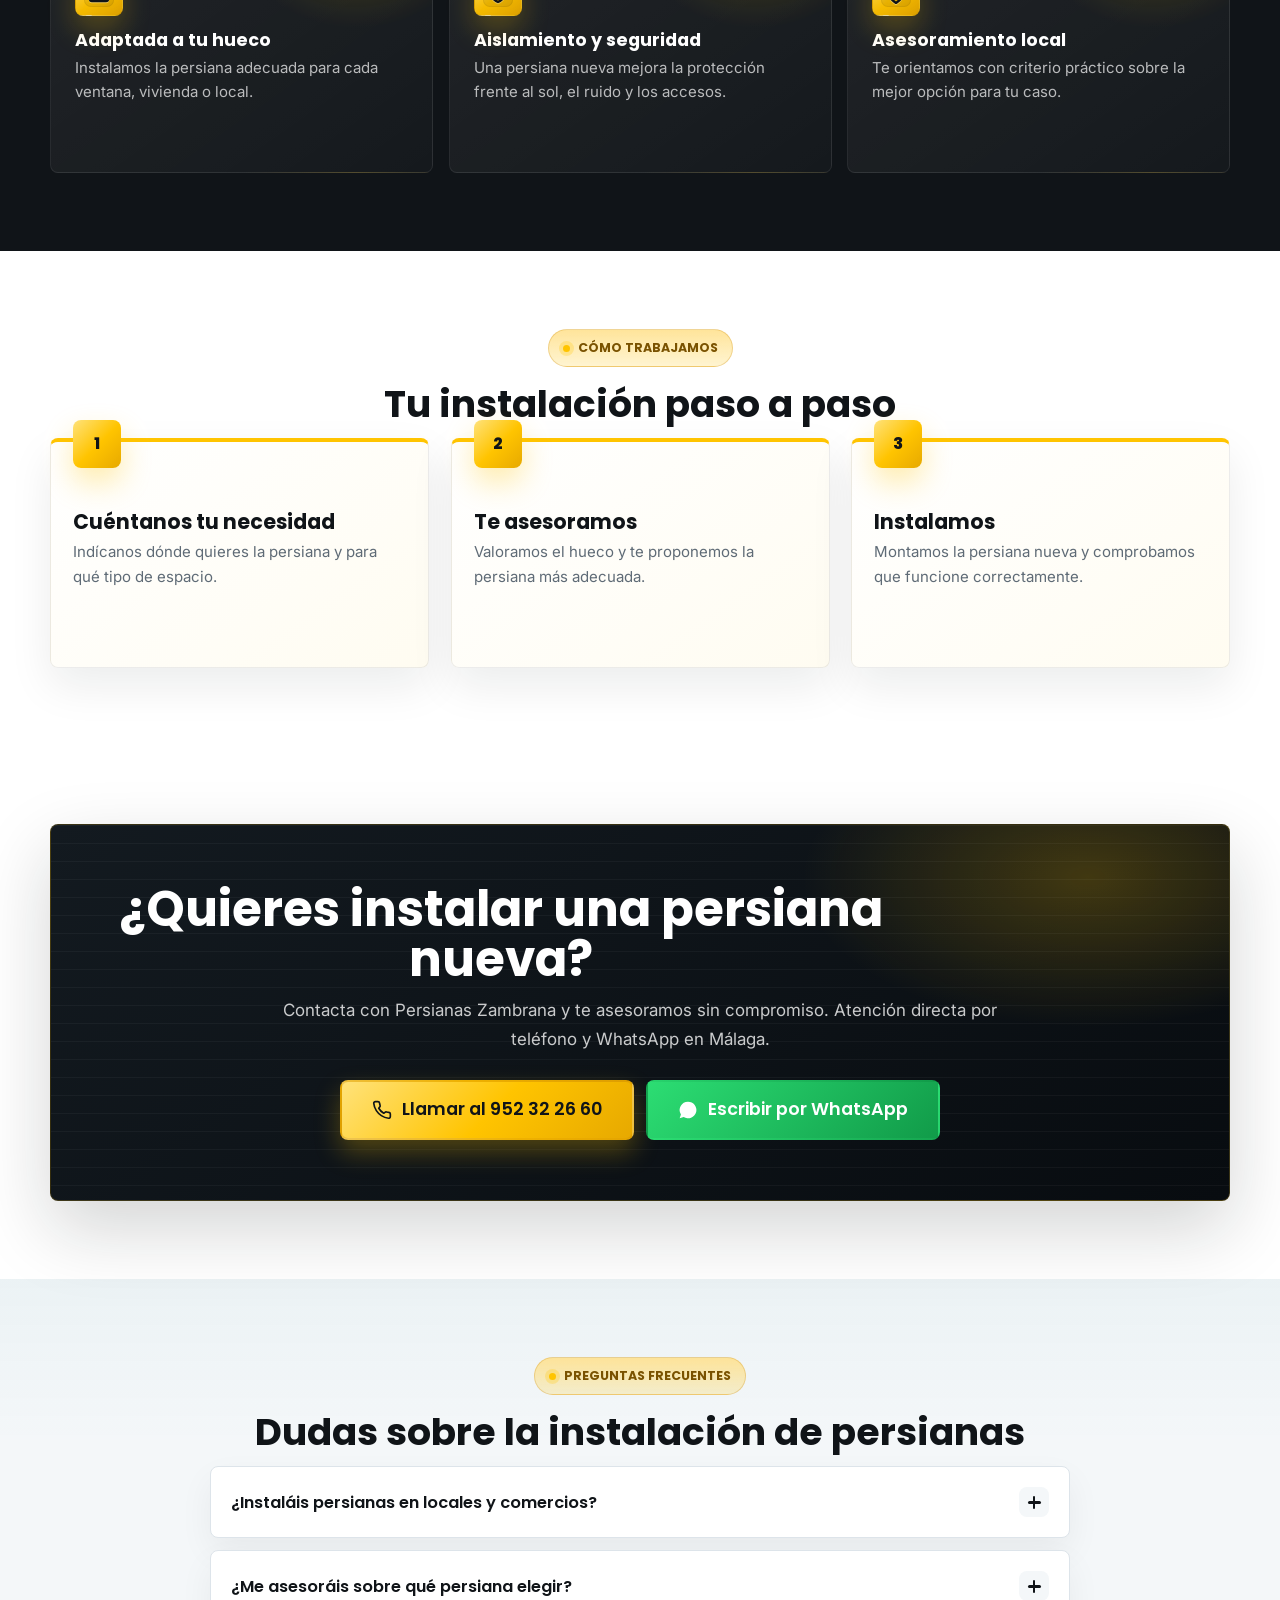
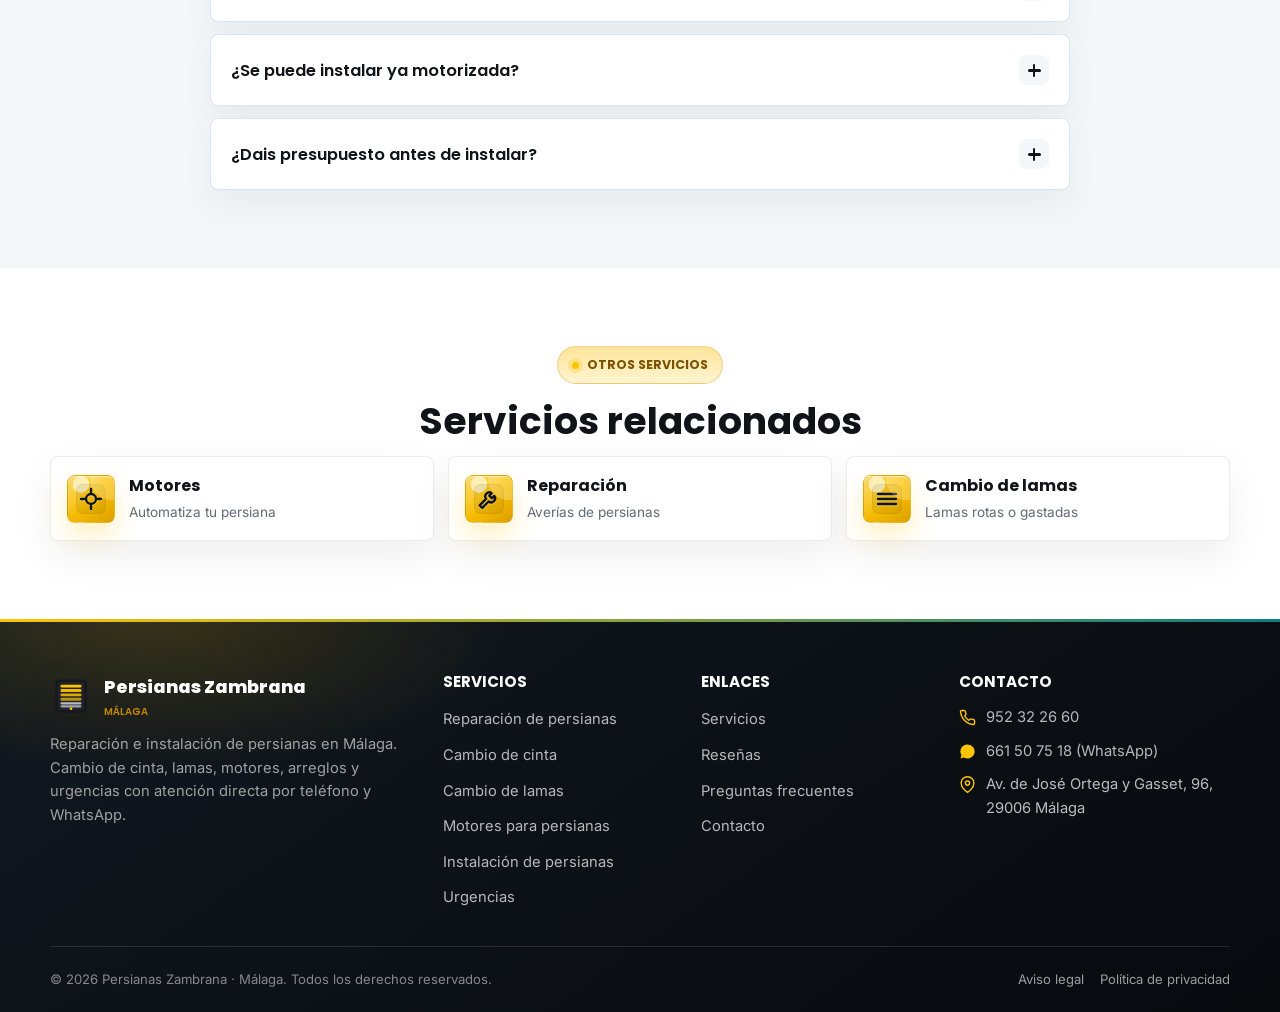
<file: instalacion-persianas-malaga.html>
<!DOCTYPE html>
<html lang="es">
<head>
  <script>(function(){if(sessionStorage.getItem("pz_nav")==="1"){sessionStorage.removeItem("pz_nav");document.documentElement.classList.add("pz-nav-entrando");}})();</script>
  <meta charset="UTF-8">
  <meta name="viewport" content="width=device-width, initial-scale=1.0">

  <!-- ============ SEO ============ -->
  <title>Instalación de persianas en Málaga | Persianas Zambrana</title>
  <meta name="description" content="Instalación de persianas nuevas en Málaga para viviendas, locales y comercios. Te orientamos cuando reparar ya no compensa.">
  <meta name="keywords" content="instalación persianas Málaga, persianas nuevas Málaga, montaje persianas Málaga, persianista Málaga">
  <link rel="canonical" href="./instalacion-persianas-malaga.html">
  <meta name="theme-color" content="#16181D">
  <meta property="og:type" content="website">
  <meta property="og:title" content="Instalación de persianas en Málaga | Persianas Zambrana">
  <meta property="og:description" content="Instalación de persianas nuevas en Málaga para viviendas, locales y comercios. Asesoramiento y montaje.">
  <meta property="og:image" content="assets/hero-instalacion.jpg">
  <link rel="icon" type="image/svg+xml" href="assets/favicon.svg">
  <link rel="preconnect" href="https://fonts.googleapis.com">
  <link rel="preconnect" href="https://fonts.gstatic.com" crossorigin>
  <link href="https://fonts.googleapis.com/css2?family=Inter:wght@400;500;600&family=Poppins:wght@500;600;700;800&display=swap" rel="stylesheet">
  <link rel="stylesheet" href="styles.css">
</head>
<body>

  <!-- TOPBAR -->
  <div class="topbar">
    <div class="contenedor">
      <a href="tel:952322660"><svg viewBox="0 0 24 24" fill="none" stroke="currentColor" stroke-width="2" stroke-linecap="round" stroke-linejoin="round"><path d="M22 16.9v3a2 2 0 0 1-2.2 2 19.8 19.8 0 0 1-8.6-3.1 19.5 19.5 0 0 1-6-6 19.8 19.8 0 0 1-3.1-8.7A2 2 0 0 1 4.1 2h3a2 2 0 0 1 2 1.7c.1.9.3 1.8.6 2.7a2 2 0 0 1-.5 2.1L8.1 9.9a16 16 0 0 0 6 6l1.4-1.1a2 2 0 0 1 2.1-.5c.9.3 1.8.5 2.7.6a2 2 0 0 1 1.7 2z"/></svg> 952 32 26 60</a>
      <span class="topbar-sep">·</span>
      <span class="topbar-horario"><svg viewBox="0 0 24 24" fill="none" stroke="currentColor" stroke-width="2" stroke-linecap="round" stroke-linejoin="round"><circle cx="12" cy="12" r="9"/><path d="M12 7v5l3 2"/></svg> Atención en Málaga y alrededores</span>
    </div>
  </div>

  <!-- HEADER -->
  <header class="site-header">
    <div class="contenedor">
      <nav class="nav" aria-label="Navegación principal">
        <a href="index.html" class="logo" aria-label="Persianas Zambrana - Inicio"><img src="assets/logo.svg" alt=""><span>Persianas Zambrana<small>Málaga</small></span></a>
        <ul class="nav-links" id="nav-links">
          <li><a href="index.html">Inicio</a></li>
          <li><a href="reparacion-persianas-malaga.html">Reparación</a></li>
          <li><a href="cambio-cinta-persianas-malaga.html">Cambio de cinta</a></li>
          <li><a href="cambio-lamas-persianas-malaga.html">Cambio de lamas</a></li>
          <li><a href="motores-persianas-malaga.html">Motores</a></li>
          <li><a href="instalacion-persianas-malaga.html" class="activo">Instalación</a></li>
          <li><a href="urgencias-persianas-malaga.html">Urgencias</a></li>
          <li class="nav-cta-movil">
            <a href="tel:952322660" class="btn btn-call">Llamar 952 32 26 60</a>
            <a href="https://wa.me/34661507518?text=Hola%2C%20he%20visto%20la%20web%20de%20Persianas%20Zambrana.%20Necesito%20presupuesto%20para%20instalar%20una%20persiana%20nueva%20en%20M%C3%A1laga.%20%C2%BFPod%C3%A9is%20ayudarme%3F" class="btn btn-wa" target="_blank" rel="noopener">WhatsApp</a>
          </li>
        </ul>
        <div class="nav-acciones">
          <a href="tel:952322660" class="btn btn-call btn-call-header"><svg viewBox="0 0 24 24" fill="none" stroke="currentColor" stroke-width="2" stroke-linecap="round" stroke-linejoin="round"><path d="M22 16.9v3a2 2 0 0 1-2.2 2 19.8 19.8 0 0 1-8.6-3.1 19.5 19.5 0 0 1-6-6 19.8 19.8 0 0 1-3.1-8.7A2 2 0 0 1 4.1 2h3a2 2 0 0 1 2 1.7c.1.9.3 1.8.6 2.7a2 2 0 0 1-.5 2.1L8.1 9.9a16 16 0 0 0 6 6l1.4-1.1a2 2 0 0 1 2.1-.5c.9.3 1.8.5 2.7.6a2 2 0 0 1 1.7 2z"/></svg> <span class="txt">Llamar ahora</span></a>
          <button class="nav-toggle" id="nav-toggle" aria-label="Abrir menú" aria-controls="nav-links" aria-expanded="false"><span></span><span></span><span></span></button>
        </div>
      </nav>
    </div>
  </header>

  <main>
    <!-- HERO -->
    <section class="servicio-hero">
      <div class="contenedor">
        <nav class="breadcrumb" aria-label="Ruta de navegación"><a href="index.html">Inicio</a> <span>/</span> Instalación de persianas</nav>
        <div class="hero-grid" style="margin-top:18px">
          <div class="reveal">
            <span class="eyebrow">Instalación de persianas</span>
            <h1>Instalación de persianas nuevas en Málaga</h1>
            <p class="lead">Instalamos persianas nuevas cuando necesitas una solución fiable desde cero o la persiana antigua ya no compensa repararla.</p>
            <div class="cta-grupo">
              <a href="tel:952322660" class="btn btn-call btn-grande"><svg viewBox="0 0 24 24" fill="none" stroke="currentColor" stroke-width="2" stroke-linecap="round" stroke-linejoin="round"><path d="M22 16.9v3a2 2 0 0 1-2.2 2 19.8 19.8 0 0 1-8.6-3.1 19.5 19.5 0 0 1-6-6 19.8 19.8 0 0 1-3.1-8.7A2 2 0 0 1 4.1 2h3a2 2 0 0 1 2 1.7c.1.9.3 1.8.6 2.7a2 2 0 0 1-.5 2.1L8.1 9.9a16 16 0 0 0 6 6l1.4-1.1a2 2 0 0 1 2.1-.5c.9.3 1.8.5 2.7.6a2 2 0 0 1 1.7 2z"/></svg> Llamar ahora</a>
              <a href="https://wa.me/34661507518?text=Hola%2C%20he%20visto%20la%20web%20de%20Persianas%20Zambrana.%20Necesito%20presupuesto%20para%20instalar%20una%20persiana%20nueva%20en%20M%C3%A1laga.%20%C2%BFPod%C3%A9is%20ayudarme%3F" class="btn btn-wa btn-grande" target="_blank" rel="noopener"><svg viewBox="0 0 24 24" fill="currentColor"><path d="M17.5 14.4c-.3-.1-1.7-.8-1.9-.9-.3-.1-.5-.1-.7.1-.2.3-.7.9-.9 1.1-.2.2-.3.2-.6.1-.3-.1-1.2-.5-2.3-1.4-.9-.8-1.4-1.7-1.6-2-.2-.3 0-.5.1-.6.1-.1.3-.3.4-.5.1-.2.2-.3.3-.5.1-.2 0-.4 0-.5 0-.1-.7-1.6-.9-2.2-.2-.6-.5-.5-.7-.5h-.6c-.2 0-.5.1-.8.4-.3.3-1 1-1 2.5s1.1 2.9 1.2 3.1c.1.2 2.1 3.2 5.1 4.5.7.3 1.3.5 1.7.6.7.2 1.4.2 1.9.1.6-.1 1.7-.7 1.9-1.4.2-.7.2-1.2.2-1.4-.1-.1-.3-.2-.6-.3z"/><path d="M12 2a10 10 0 0 0-8.5 15.3L2 22l4.8-1.5A10 10 0 1 0 12 2z"/></svg> WhatsApp</a>
            </div>
            <div class="mini-badges">
              <span class="badge"><span class="estrellas">★★★★★</span> 4,8/5 en Google</span>
              <span class="badge"><svg viewBox="0 0 24 24" fill="none" stroke="currentColor" stroke-width="2" stroke-linecap="round" stroke-linejoin="round"><path d="M21 10c0 7-9 13-9 13s-9-6-9-13a9 9 0 0 1 18 0z"/><circle cx="12" cy="10" r="3"/></svg> Atención en Málaga</span>
            </div>
          </div>
          <div class="hero-media servicio-media reveal d1">
            <img src="assets/hero-instalacion.jpg" alt="Técnico instalando una persiana nueva en una vivienda de Málaga" width="1448" height="1086" fetchpriority="high">
            <span class="hero-lamas" aria-hidden="true"></span>
            <div class="hero-card hero-card--rating" aria-label="Valoración de Persianas Zambrana en Google">
              <strong>4,8</strong>
              <span><span class="estrellas">★★★★★</span><small>+400 reseñas en Google</small></span>
            </div>
            <div class="hero-card hero-card--servicio">
              <span class="dot"></span>
              <span>Instalación de persianas en Málaga</span>
            </div>
          </div>
        </div>
      </div>
    </section>

    <section class="home-strip service-strip" aria-label="Resumen del servicio">
      <div class="contenedor strip-grid">
        <div><span>01</span><b>Medimos y valoramos</b><small>Hueco, cajón, uso y necesidades de la vivienda.</small></div>
        <div><span>02</span><b>Elegimos solución</b><small>Persiana adaptada a vivienda, local o comercio.</small></div>
        <div><span>03</span><b>Montaje limpio</b><small>Instalación y prueba de funcionamiento.</small></div>
      </div>
    </section>

    <section class="section service-proof-section">
      <div class="contenedor service-proof-grid">
        <article class="service-proof-card reveal"><span>Medición</span><h2>Una instalación buena empieza antes del montaje</h2><p>Medimos hueco, cajón y uso previsto para elegir una solución que encaje y funcione bien a diario.</p></article>
        <article class="service-proof-card reveal d1"><span>Elección</span><h2>Te orientamos cuando reparar ya no compensa</h2><p>Si la persiana antigua arrastra muchos problemas, instalar una nueva puede ser más sensato y duradero.</p></article>
        <article class="service-proof-card reveal d2"><span>Entrega</span><h2>Montaje limpio y prueba completa</h2><p>Revisamos que cierre, suba y baje correctamente antes de dejar la instalación terminada.</p></article>
      </div>
    </section>

    <!-- EXPLICACIÓN -->
    <section class="section">
      <div class="contenedor prosa reveal" style="margin-inline:auto">
        <span class="eyebrow">El servicio</span>
        <h2>Persianas nuevas para tu vivienda o local</h2>
        <p>Si tu persiana está muy deteriorada, ya no compensa repararla o estás reformando, lo mejor es <b>instalar una persiana nueva</b>. En Persianas Zambrana realizamos la instalación de persianas en viviendas, locales y comercios de Málaga, adaptándonos a cada hueco y a cada necesidad.</p>
        <p>Te ofrecemos <b>asesoramiento básico</b> para que elijas la opción más adecuada según el uso, el tamaño y la ubicación, y nos encargamos del montaje para que la nueva persiana quede bien instalada y lista para usar.</p>
        <ul class="check">
          <li><svg viewBox="0 0 24 24" fill="none" stroke="currentColor" stroke-width="2" stroke-linecap="round" stroke-linejoin="round"><path d="M20 6 9 17l-5-5"/></svg> Persianas para viviendas, locales y comercios.</li>
          <li><svg viewBox="0 0 24 24" fill="none" stroke="currentColor" stroke-width="2" stroke-linecap="round" stroke-linejoin="round"><path d="M20 6 9 17l-5-5"/></svg> Asesoramiento básico antes de elegir.</li>
          <li><svg viewBox="0 0 24 24" fill="none" stroke="currentColor" stroke-width="2" stroke-linecap="round" stroke-linejoin="round"><path d="M20 6 9 17l-5-5"/></svg> Montaje cuidado y persiana lista para usar.</li>
        </ul>
      </div>
    </section>

    <!-- PROBLEMAS -->
    <section class="section section--gris">
      <div class="contenedor">
        <div class="text-center"><span class="eyebrow">Cuándo te interesa</span><h2 class="seccion-titulo">Motivos para instalar una persiana nueva</h2><p class="seccion-intro">Estas son las situaciones más habituales.</p></div>
        <div class="problemas-grid">
          <div class="problema reveal"><svg viewBox="0 0 24 24" fill="none" stroke="currentColor" stroke-width="2" stroke-linecap="round" stroke-linejoin="round"><path d="M3 7h18M3 12h18M3 17h18"/></svg><p><b>Persiana muy deteriorada</b> que ya no merece la pena reparar.</p></div>
          <div class="problema reveal d1"><svg viewBox="0 0 24 24" fill="none" stroke="currentColor" stroke-width="2" stroke-linecap="round" stroke-linejoin="round"><path d="M3 21h18M4 21V8l8-5 8 5v13M9 21v-6h6v6"/></svg><p><b>Reforma o obra nueva</b> en vivienda o local.</p></div>
          <div class="problema reveal d2"><svg viewBox="0 0 24 24" fill="none" stroke="currentColor" stroke-width="2" stroke-linecap="round" stroke-linejoin="round"><path d="M12 22s8-4 8-10V5l-8-3-8 3v7c0 6 8 10 8 10z"/></svg><p><b>Mejorar aislamiento y seguridad</b> con una persiana en buen estado.</p></div>
          <div class="problema reveal"><svg viewBox="0 0 24 24" fill="none" stroke="currentColor" stroke-width="2" stroke-linecap="round" stroke-linejoin="round"><path d="m12 2 2.4 4.9 5.4.8-3.9 3.8.9 5.4L12 14.3 7.2 16.9l.9-5.4L4.2 7.7l5.4-.8L12 2z"/></svg><p><b>Renovar la estética</b> de la fachada o las ventanas.</p></div>
          <div class="problema reveal d1"><svg viewBox="0 0 24 24" fill="none" stroke="currentColor" stroke-width="2" stroke-linecap="round" stroke-linejoin="round"><path d="M2 7h20M6 7V5h12v2M4 7l1 13h14l1-13"/></svg><p><b>Local comercial</b> que necesita una persiana funcional y resistente.</p></div>
          <div class="problema reveal d2"><svg viewBox="0 0 24 24" fill="none" stroke="currentColor" stroke-width="2" stroke-linecap="round" stroke-linejoin="round"><path d="M12 2v3M12 19v3M2 12h3M19 12h3"/><circle cx="12" cy="12" r="5"/></svg><p><b>Aprovechar para motorizar</b> al instalar la nueva persiana.</p></div>
        </div>
      </div>
    </section>

    <!-- BENEFICIOS -->
    <section class="section section--oscura">
      <div class="contenedor">
        <div class="text-center"><span class="eyebrow">Beneficios</span><h2 class="seccion-titulo">Ventajas de una persiana bien instalada</h2></div>
        <div class="beneficios-grid">
          <div class="beneficio reveal"><span class="ico"><svg viewBox="0 0 24 24" fill="none" stroke="currentColor" stroke-width="2" stroke-linecap="round" stroke-linejoin="round"><path d="M9 11l3 3L22 4"/><path d="M21 12v7a2 2 0 0 1-2 2H5a2 2 0 0 1-2-2V5a2 2 0 0 1 2-2h11"/></svg></span><h3>Adaptada a tu hueco</h3><p>Instalamos la persiana adecuada para cada ventana, vivienda o local.</p></div>
          <div class="beneficio reveal d1"><span class="ico"><svg viewBox="0 0 24 24" fill="none" stroke="currentColor" stroke-width="2" stroke-linecap="round" stroke-linejoin="round"><path d="M12 22s8-4 8-10V5l-8-3-8 3v7c0 6 8 10 8 10z"/></svg></span><h3>Aislamiento y seguridad</h3><p>Una persiana nueva mejora la protección frente al sol, el ruido y los accesos.</p></div>
          <div class="beneficio reveal d2"><span class="ico"><svg viewBox="0 0 24 24" fill="none" stroke="currentColor" stroke-width="2" stroke-linecap="round" stroke-linejoin="round"><path d="M21 10c0 7-9 13-9 13s-9-6-9-13a9 9 0 0 1 18 0z"/><circle cx="12" cy="10" r="3"/></svg></span><h3>Asesoramiento local</h3><p>Te orientamos con criterio práctico sobre la mejor opción para tu caso.</p></div>
        </div>
      </div>
    </section>

    <!-- PROCESO -->
    <section class="section">
      <div class="contenedor">
        <div class="text-center"><span class="eyebrow">Cómo trabajamos</span><h2 class="seccion-titulo">Tu instalación paso a paso</h2></div>
        <div class="pasos">
          <div class="paso reveal"><h3>Cuéntanos tu necesidad</h3><p>Indícanos dónde quieres la persiana y para qué tipo de espacio.</p></div>
          <div class="paso reveal d1"><h3>Te asesoramos</h3><p>Valoramos el hueco y te proponemos la persiana más adecuada.</p></div>
          <div class="paso reveal d2"><h3>Instalamos</h3><p>Montamos la persiana nueva y comprobamos que funcione correctamente.</p></div>
        </div>
      </div>
    </section>

    <!-- CTA FUERTE -->
    <section class="section">
      <div class="contenedor">
        <div class="cta-fuerte reveal">
          <h2>¿Quieres instalar una persiana nueva?</h2>
          <p>Contacta con Persianas Zambrana y te asesoramos sin compromiso. Atención directa por teléfono y WhatsApp en Málaga.</p>
          <div class="cta-grupo">
            <a href="tel:952322660" class="btn btn-call btn-grande"><svg viewBox="0 0 24 24" fill="none" stroke="currentColor" stroke-width="2" stroke-linecap="round" stroke-linejoin="round"><path d="M22 16.9v3a2 2 0 0 1-2.2 2 19.8 19.8 0 0 1-8.6-3.1 19.5 19.5 0 0 1-6-6 19.8 19.8 0 0 1-3.1-8.7A2 2 0 0 1 4.1 2h3a2 2 0 0 1 2 1.7c.1.9.3 1.8.6 2.7a2 2 0 0 1-.5 2.1L8.1 9.9a16 16 0 0 0 6 6l1.4-1.1a2 2 0 0 1 2.1-.5c.9.3 1.8.5 2.7.6a2 2 0 0 1 1.7 2z"/></svg> Llamar al 952 32 26 60</a>
            <a href="https://wa.me/34661507518?text=Hola%2C%20he%20visto%20la%20web%20de%20Persianas%20Zambrana.%20Necesito%20presupuesto%20para%20instalar%20una%20persiana%20nueva%20en%20M%C3%A1laga.%20%C2%BFPod%C3%A9is%20ayudarme%3F" class="btn btn-wa btn-grande" target="_blank" rel="noopener"><svg viewBox="0 0 24 24" fill="currentColor"><path d="M17.5 14.4c-.3-.1-1.7-.8-1.9-.9-.3-.1-.5-.1-.7.1-.2.3-.7.9-.9 1.1-.2.2-.3.2-.6.1-.3-.1-1.2-.5-2.3-1.4-.9-.8-1.4-1.7-1.6-2-.2-.3 0-.5.1-.6.1-.1.3-.3.4-.5.1-.2.2-.3.3-.5.1-.2 0-.4 0-.5 0-.1-.7-1.6-.9-2.2-.2-.6-.5-.5-.7-.5h-.6c-.2 0-.5.1-.8.4-.3.3-1 1-1 2.5s1.1 2.9 1.2 3.1c.1.2 2.1 3.2 5.1 4.5.7.3 1.3.5 1.7.6.7.2 1.4.2 1.9.1.6-.1 1.7-.7 1.9-1.4.2-.7.2-1.2.2-1.4-.1-.1-.3-.2-.6-.3z"/><path d="M12 2a10 10 0 0 0-8.5 15.3L2 22l4.8-1.5A10 10 0 1 0 12 2z"/></svg> Escribir por WhatsApp</a>
          </div>
        </div>
      </div>
    </section>

    <!-- FAQ -->
    <section class="section section--gris">
      <div class="contenedor">
        <div class="text-center"><span class="eyebrow">Preguntas frecuentes</span><h2 class="seccion-titulo">Dudas sobre la instalación de persianas</h2></div>
        <div class="faq-lista">
          <div class="faq-item"><button class="faq-pregunta">¿Instaláis persianas en locales y comercios? <span class="mas"></span></button><div class="faq-respuesta"><p>Sí, instalamos persianas tanto en viviendas como en locales y comercios de Málaga.</p></div></div>
          <div class="faq-item"><button class="faq-pregunta">¿Me asesoráis sobre qué persiana elegir? <span class="mas"></span></button><div class="faq-respuesta"><p>Sí. Te damos un asesoramiento básico según el uso, el tamaño y la ubicación para que elijas con criterio.</p></div></div>
          <div class="faq-item"><button class="faq-pregunta">¿Se puede instalar ya motorizada? <span class="mas"></span></button><div class="faq-respuesta"><p>Sí, es un buen momento para motorizar. Consulta también nuestro servicio de <a href="motores-persianas-malaga.html">motores para persianas</a>.</p></div></div>
          <div class="faq-item"><button class="faq-pregunta">¿Dais presupuesto antes de instalar? <span class="mas"></span></button><div class="faq-respuesta"><p>Sí, valoramos el hueco y la persiana que necesitas y te indicamos la propuesta antes de empezar.</p></div></div>
        </div>
      </div>
    </section>

    <!-- RELACIONADOS -->
    <section class="section">
      <div class="contenedor">
        <div class="text-center"><span class="eyebrow">Otros servicios</span><h2 class="seccion-titulo">Servicios relacionados</h2></div>
        <div class="relacionados-grid">
          <a class="relacionado reveal" href="motores-persianas-malaga.html"><span class="ico"><svg viewBox="0 0 24 24" fill="none" stroke="currentColor" stroke-width="2" stroke-linecap="round" stroke-linejoin="round"><path d="M12 2v3M12 19v3M2 12h3M19 12h3"/><circle cx="12" cy="12" r="5"/></svg></span><div><b>Motores</b><small>Automatiza tu persiana</small></div><span class="flecha"><svg viewBox="0 0 24 24" fill="none" stroke="currentColor" stroke-width="2" stroke-linecap="round" stroke-linejoin="round"><path d="M5 12h14M13 6l6 6-6 6"/></svg></span></a>
          <a class="relacionado reveal d1" href="reparacion-persianas-malaga.html"><span class="ico"><svg viewBox="0 0 24 24" fill="none" stroke="currentColor" stroke-width="2" stroke-linecap="round" stroke-linejoin="round"><path d="M14.7 6.3a4 4 0 0 0-5.6 5.6l-6.4 6.4 2.6 2.6 6.4-6.4a4 4 0 0 0 5.6-5.6l-2.4 2.4-2.6-2.6z"/></svg></span><div><b>Reparación</b><small>Averías de persianas</small></div><span class="flecha"><svg viewBox="0 0 24 24" fill="none" stroke="currentColor" stroke-width="2" stroke-linecap="round" stroke-linejoin="round"><path d="M5 12h14M13 6l6 6-6 6"/></svg></span></a>
          <a class="relacionado reveal d2" href="cambio-lamas-persianas-malaga.html"><span class="ico"><svg viewBox="0 0 24 24" fill="none" stroke="currentColor" stroke-width="2" stroke-linecap="round" stroke-linejoin="round"><path d="M3 7h18M3 12h18M3 17h18"/></svg></span><div><b>Cambio de lamas</b><small>Lamas rotas o gastadas</small></div><span class="flecha"><svg viewBox="0 0 24 24" fill="none" stroke="currentColor" stroke-width="2" stroke-linecap="round" stroke-linejoin="round"><path d="M5 12h14M13 6l6 6-6 6"/></svg></span></a>
        </div>
      </div>
    </section>
  </main>

  <!-- FOOTER -->
  <footer class="site-footer">
    <div class="contenedor">
      <div class="footer-grid">
        <div class="footer-col">
          <a href="index.html" class="logo"><img src="assets/logo.svg" alt=""><span>Persianas Zambrana<small>Málaga</small></span></a>
          <p>Reparación e instalación de persianas en Málaga. Cambio de cinta, lamas, motores, arreglos y urgencias con atención directa por teléfono y WhatsApp.</p>
        </div>
        <div class="footer-col"><h4>Servicios</h4><ul>
          <li><a href="reparacion-persianas-malaga.html">Reparación de persianas</a></li>
          <li><a href="cambio-cinta-persianas-malaga.html">Cambio de cinta</a></li>
          <li><a href="cambio-lamas-persianas-malaga.html">Cambio de lamas</a></li>
          <li><a href="motores-persianas-malaga.html">Motores para persianas</a></li>
          <li><a href="instalacion-persianas-malaga.html">Instalación de persianas</a></li>
          <li><a href="urgencias-persianas-malaga.html">Urgencias</a></li>
        </ul></div>
        <div class="footer-col"><h4>Enlaces</h4><ul>
          <li><a href="index.html#servicios">Servicios</a></li>
          <li><a href="index.html#resenas">Reseñas</a></li>
          <li><a href="index.html#faq">Preguntas frecuentes</a></li>
          <li><a href="index.html#contacto">Contacto</a></li>
        </ul></div>
        <div class="footer-col"><h4>Contacto</h4><ul class="footer-contacto">
          <li><svg viewBox="0 0 24 24" fill="none" stroke="currentColor" stroke-width="2" stroke-linecap="round" stroke-linejoin="round"><path d="M22 16.9v3a2 2 0 0 1-2.2 2 19.8 19.8 0 0 1-8.6-3.1 19.5 19.5 0 0 1-6-6 19.8 19.8 0 0 1-3.1-8.7A2 2 0 0 1 4.1 2h3a2 2 0 0 1 2 1.7c.1.9.3 1.8.6 2.7a2 2 0 0 1-.5 2.1L8.1 9.9a16 16 0 0 0 6 6l1.4-1.1a2 2 0 0 1 2.1-.5c.9.3 1.8.5 2.7.6a2 2 0 0 1 1.7 2z"/></svg> <a href="tel:952322660">952 32 26 60</a></li>
          <li><svg viewBox="0 0 24 24" fill="currentColor"><path d="M12 2a10 10 0 0 0-8.5 15.3L2 22l4.8-1.5A10 10 0 1 0 12 2z"/></svg> <a href="https://wa.me/34661507518" target="_blank" rel="noopener">661 50 75 18 (WhatsApp)</a></li>
          <li><svg viewBox="0 0 24 24" fill="none" stroke="currentColor" stroke-width="2" stroke-linecap="round" stroke-linejoin="round"><path d="M21 10c0 7-9 13-9 13s-9-6-9-13a9 9 0 0 1 18 0z"/><circle cx="12" cy="10" r="3"/></svg> Av. de José Ortega y Gasset, 96, 29006 Málaga</li>
        </ul></div>
      </div>
      <div class="footer-bottom">
        <span>© <span data-anio>2026</span> Persianas Zambrana · Málaga. Todos los derechos reservados.</span>
        <span class="legal"><a href="aviso-legal.html">Aviso legal</a><a href="politica-privacidad.html">Política de privacidad</a></span>
      </div>
    </div>
  </footer>

  <!-- CTA FLOTANTE -->
  <div class="cta-flotante">
    <a href="tel:952322660" class="fl-call"><svg viewBox="0 0 24 24" fill="none" stroke="currentColor" stroke-width="2" stroke-linecap="round" stroke-linejoin="round"><path d="M22 16.9v3a2 2 0 0 1-2.2 2 19.8 19.8 0 0 1-8.6-3.1 19.5 19.5 0 0 1-6-6 19.8 19.8 0 0 1-3.1-8.7A2 2 0 0 1 4.1 2h3a2 2 0 0 1 2 1.7c.1.9.3 1.8.6 2.7a2 2 0 0 1-.5 2.1L8.1 9.9a16 16 0 0 0 6 6l1.4-1.1a2 2 0 0 1 2.1-.5c.9.3 1.8.5 2.7.6a2 2 0 0 1 1.7 2z"/></svg> Llamar</a>
    <a href="https://wa.me/34661507518?text=Hola%2C%20he%20visto%20la%20web%20de%20Persianas%20Zambrana.%20Necesito%20presupuesto%20para%20instalar%20una%20persiana%20nueva%20en%20M%C3%A1laga.%20%C2%BFPod%C3%A9is%20ayudarme%3F" class="fl-wa" target="_blank" rel="noopener"><svg viewBox="0 0 24 24" fill="currentColor"><path d="M17.5 14.4c-.3-.1-1.7-.8-1.9-.9-.3-.1-.5-.1-.7.1-.2.3-.7.9-.9 1.1-.2.2-.3.2-.6.1-.3-.1-1.2-.5-2.3-1.4-.9-.8-1.4-1.7-1.6-2-.2-.3 0-.5.1-.6.1-.1.3-.3.4-.5.1-.2.2-.3.3-.5.1-.2 0-.4 0-.5 0-.1-.7-1.6-.9-2.2-.2-.6-.5-.5-.7-.5h-.6c-.2 0-.5.1-.8.4-.3.3-1 1-1 2.5s1.1 2.9 1.2 3.1c.1.2 2.1 3.2 5.1 4.5.7.3 1.3.5 1.7.6.7.2 1.4.2 1.9.1.6-.1 1.7-.7 1.9-1.4.2-.7.2-1.2.2-1.4-.1-.1-.3-.2-.6-.3z"/><path d="M12 2a10 10 0 0 0-8.5 15.3L2 22l4.8-1.5A10 10 0 1 0 12 2z"/></svg> WhatsApp</a>
  </div>
  <a href="https://wa.me/34661507518?text=Hola%2C%20he%20visto%20la%20web%20de%20Persianas%20Zambrana.%20Necesito%20presupuesto%20para%20instalar%20una%20persiana%20nueva%20en%20M%C3%A1laga.%20%C2%BFPod%C3%A9is%20ayudarme%3F" class="wa-burbuja" target="_blank" rel="noopener" aria-label="Contactar por WhatsApp"><svg viewBox="0 0 24 24" fill="currentColor"><path d="M17.5 14.4c-.3-.1-1.7-.8-1.9-.9-.3-.1-.5-.1-.7.1-.2.3-.7.9-.9 1.1-.2.2-.3.2-.6.1-.3-.1-1.2-.5-2.3-1.4-.9-.8-1.4-1.7-1.6-2-.2-.3 0-.5.1-.6.1-.1.3-.3.4-.5.1-.2.2-.3.3-.5.1-.2 0-.4 0-.5 0-.1-.7-1.6-.9-2.2-.2-.6-.5-.5-.7-.5h-.6c-.2 0-.5.1-.8.4-.3.3-1 1-1 2.5s1.1 2.9 1.2 3.1c.1.2 2.1 3.2 5.1 4.5.7.3 1.3.5 1.7.6.7.2 1.4.2 1.9.1.6-.1 1.7-.7 1.9-1.4.2-.7.2-1.2.2-1.4-.1-.1-.3-.2-.6-.3z"/><path d="M12 2a10 10 0 0 0-8.5 15.3L2 22l4.8-1.5A10 10 0 1 0 12 2z"/></svg></a>

  <script src="script.js"></script>
</body>
</html>
</file>
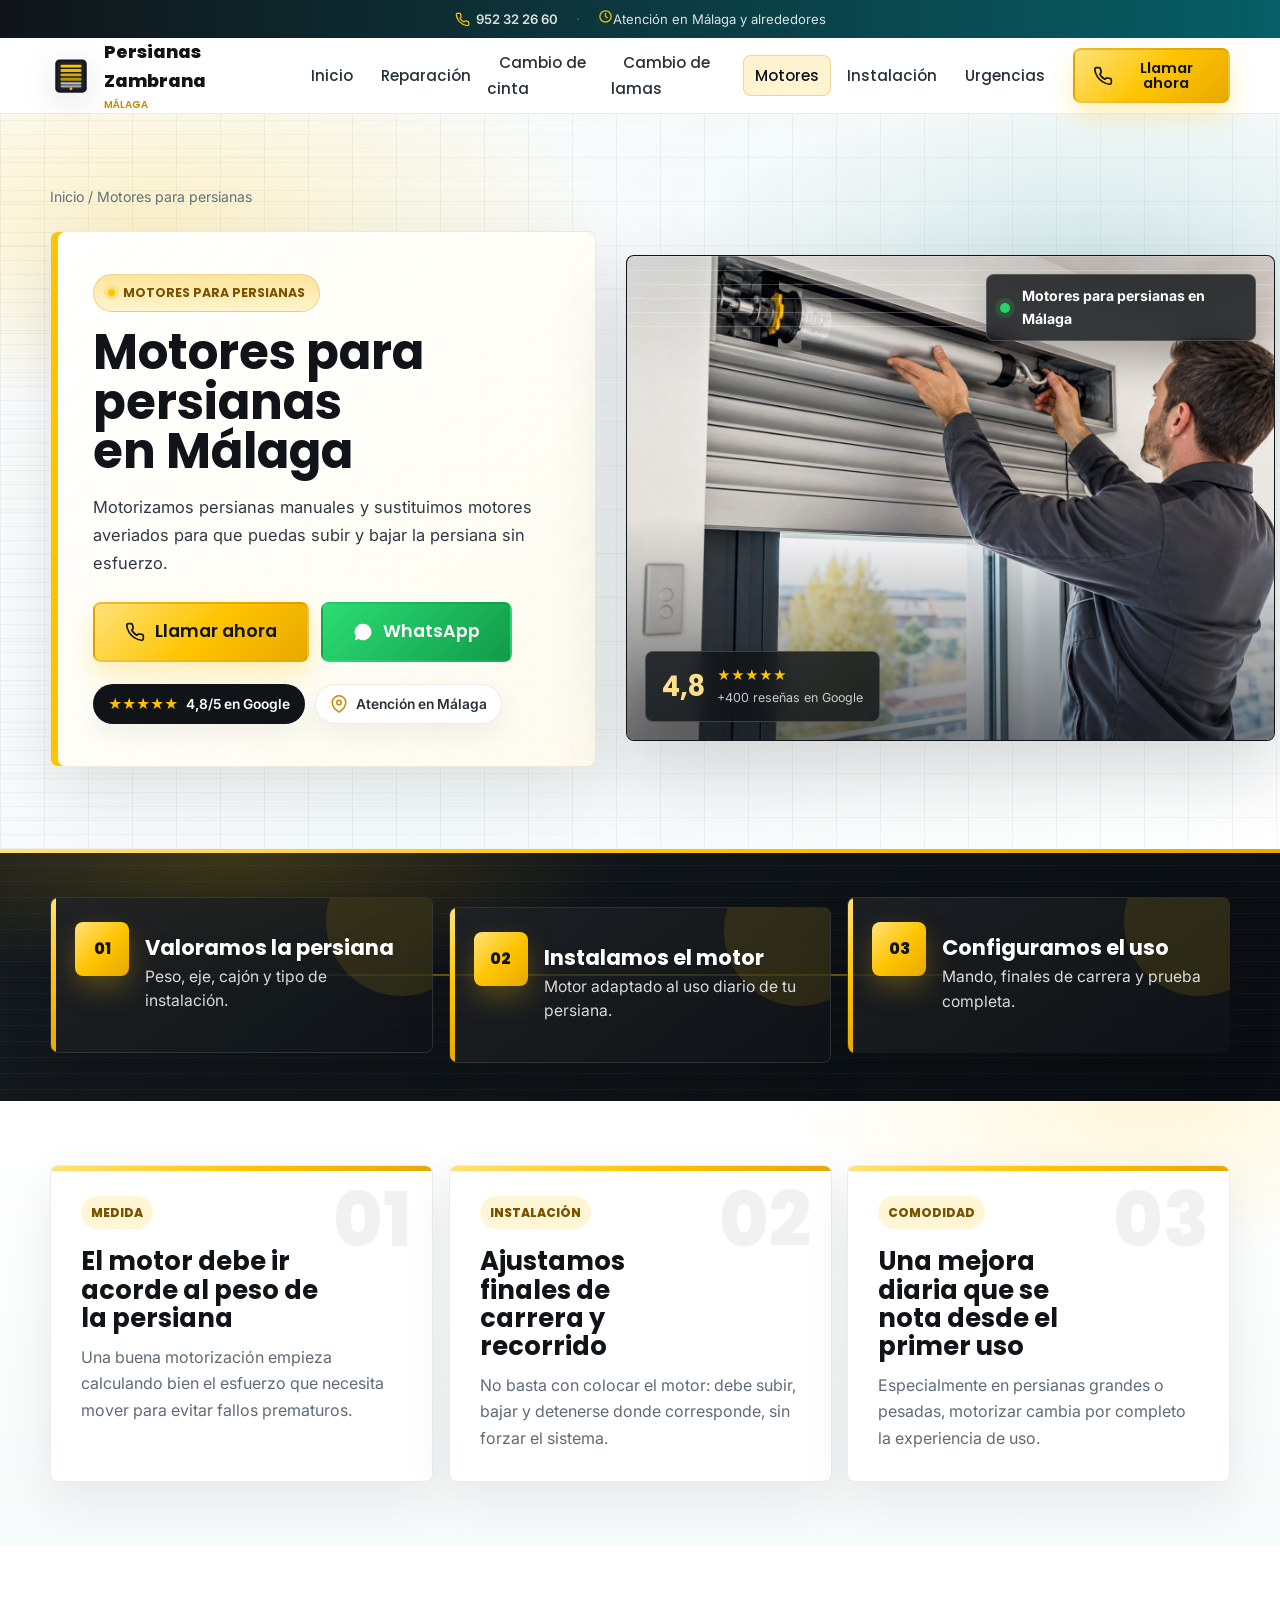
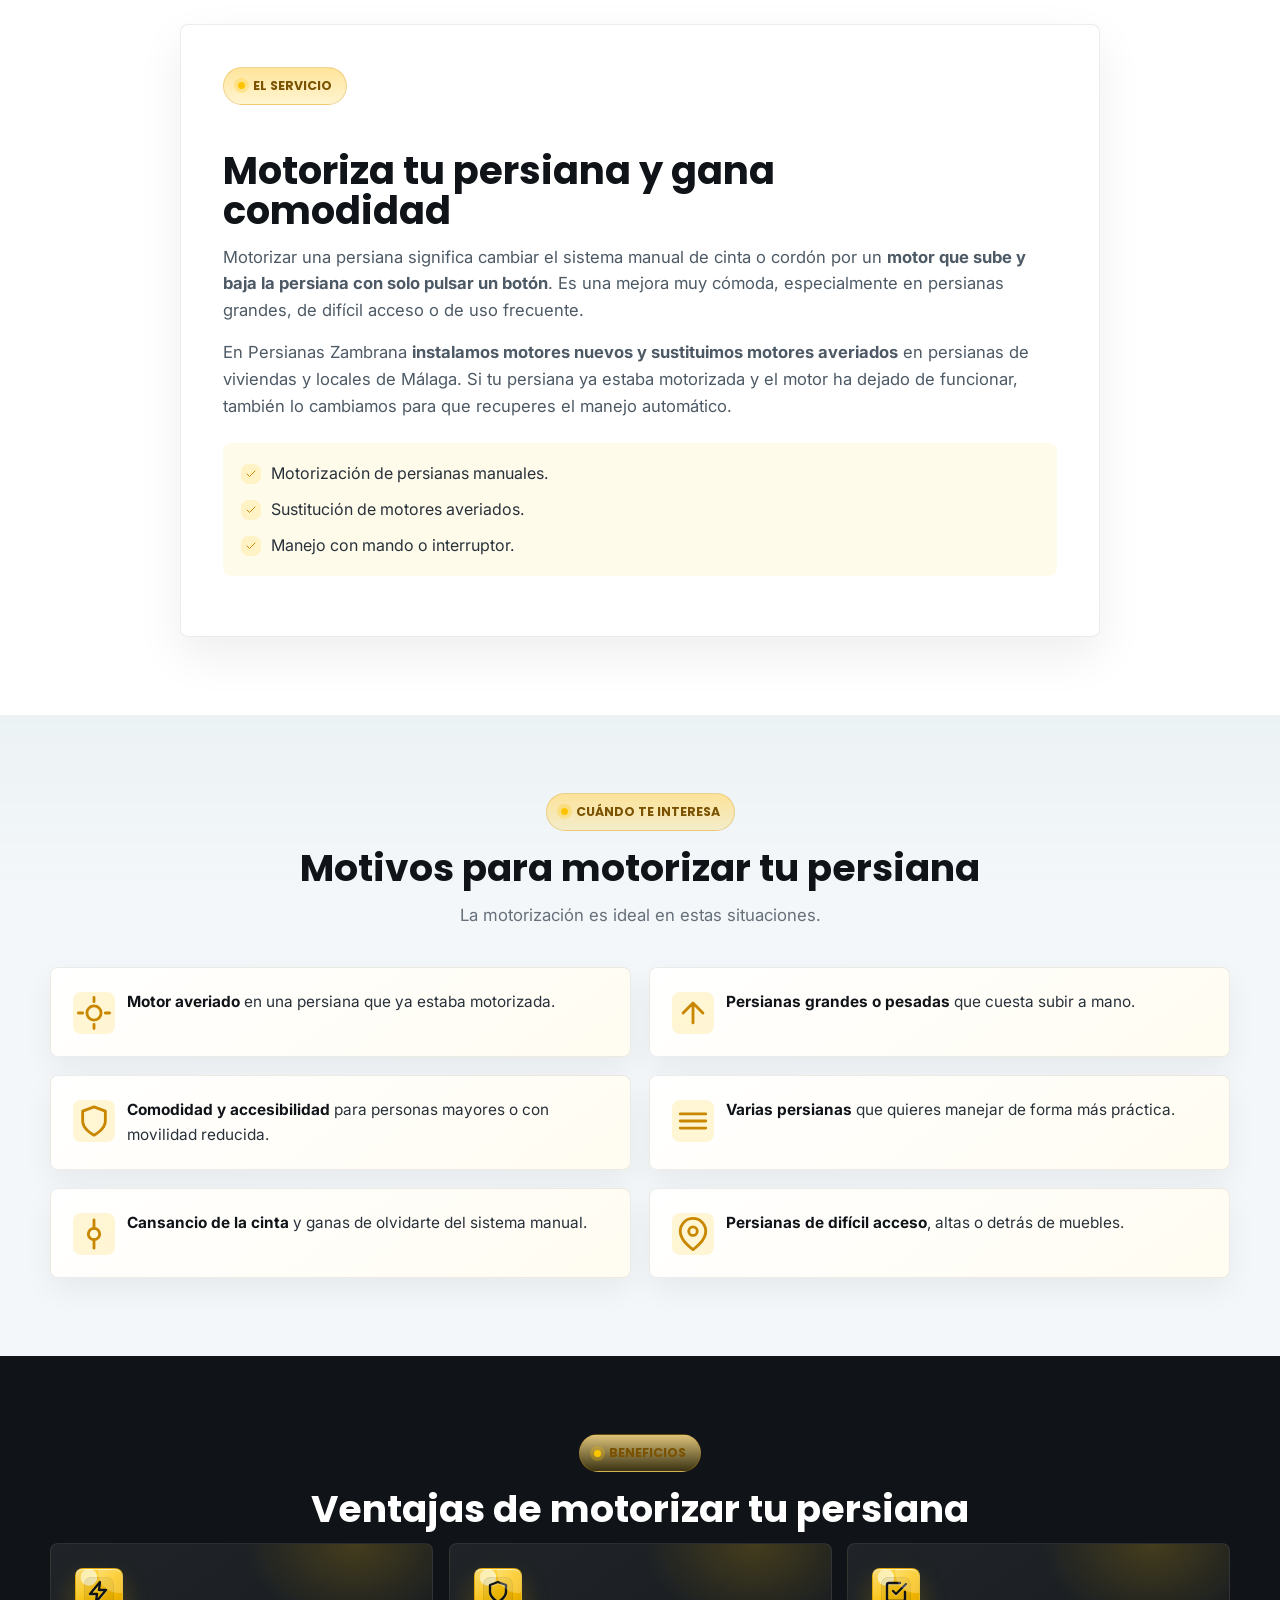
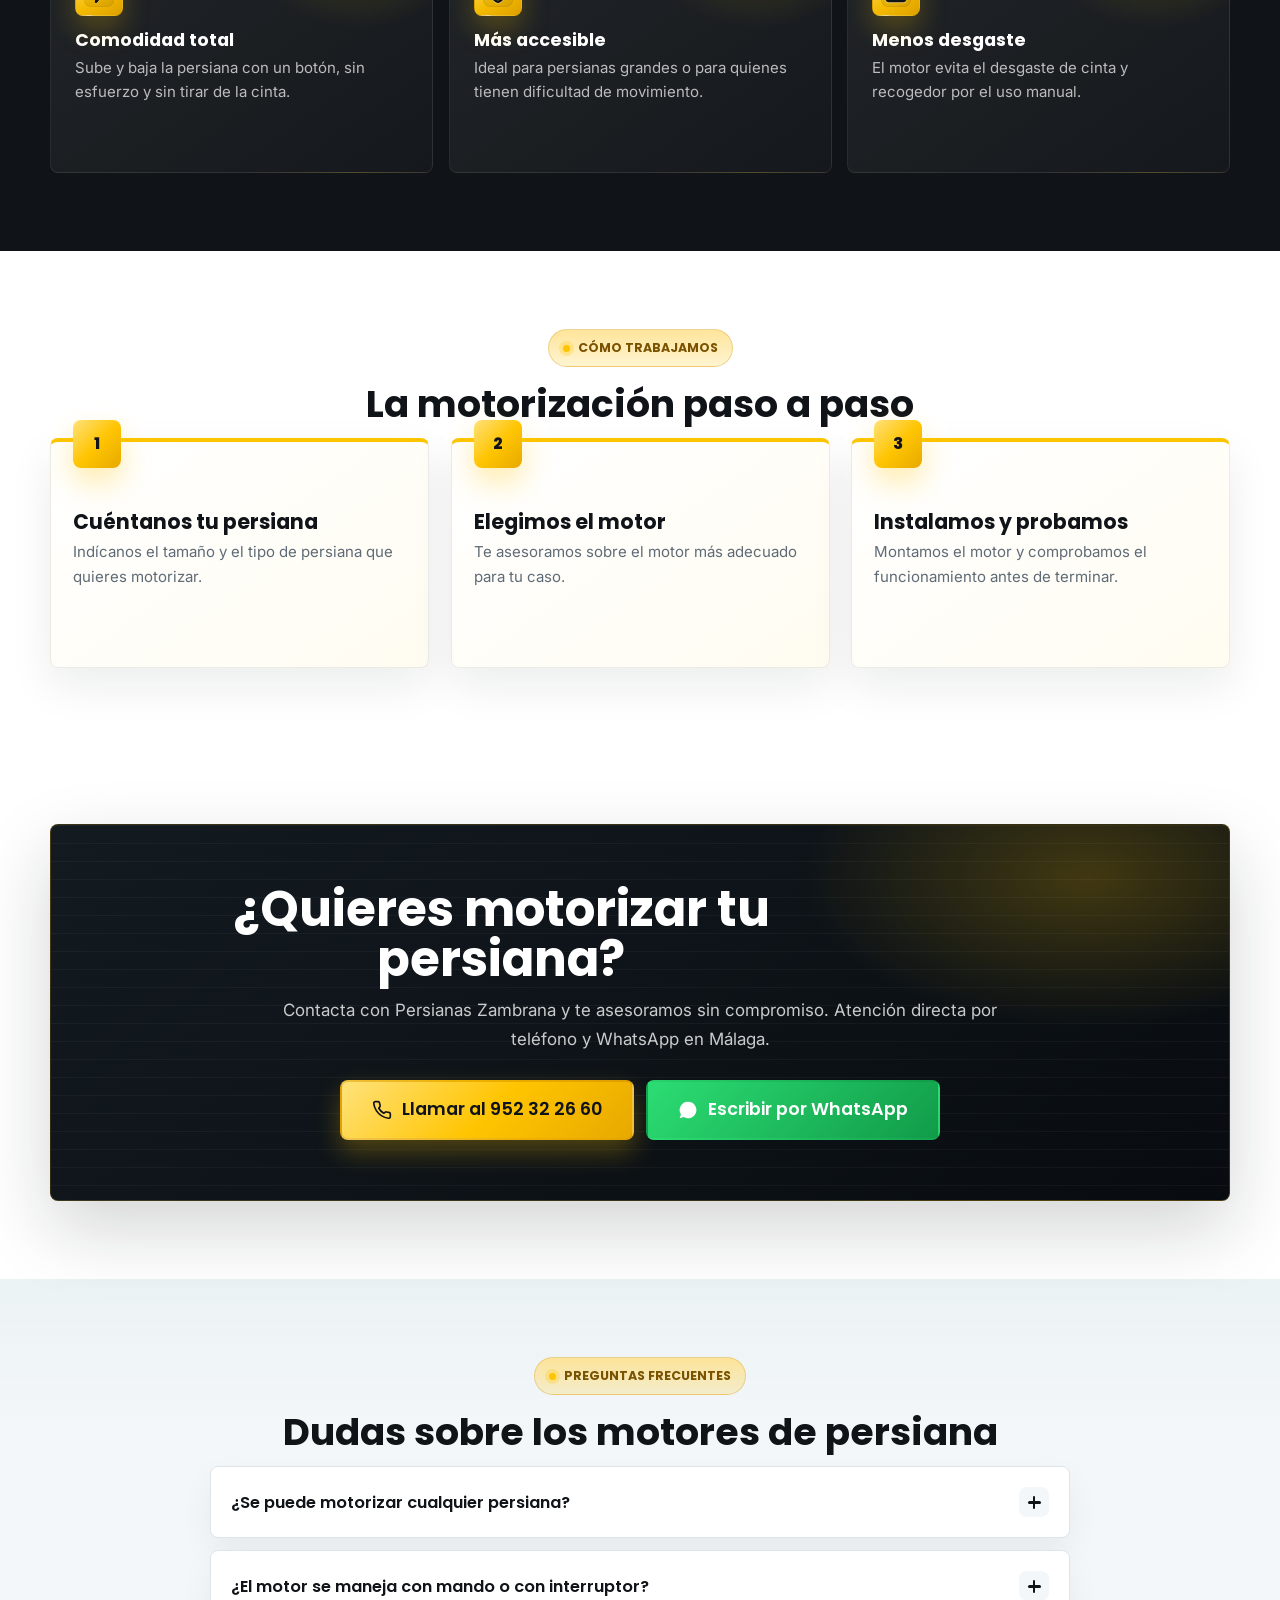
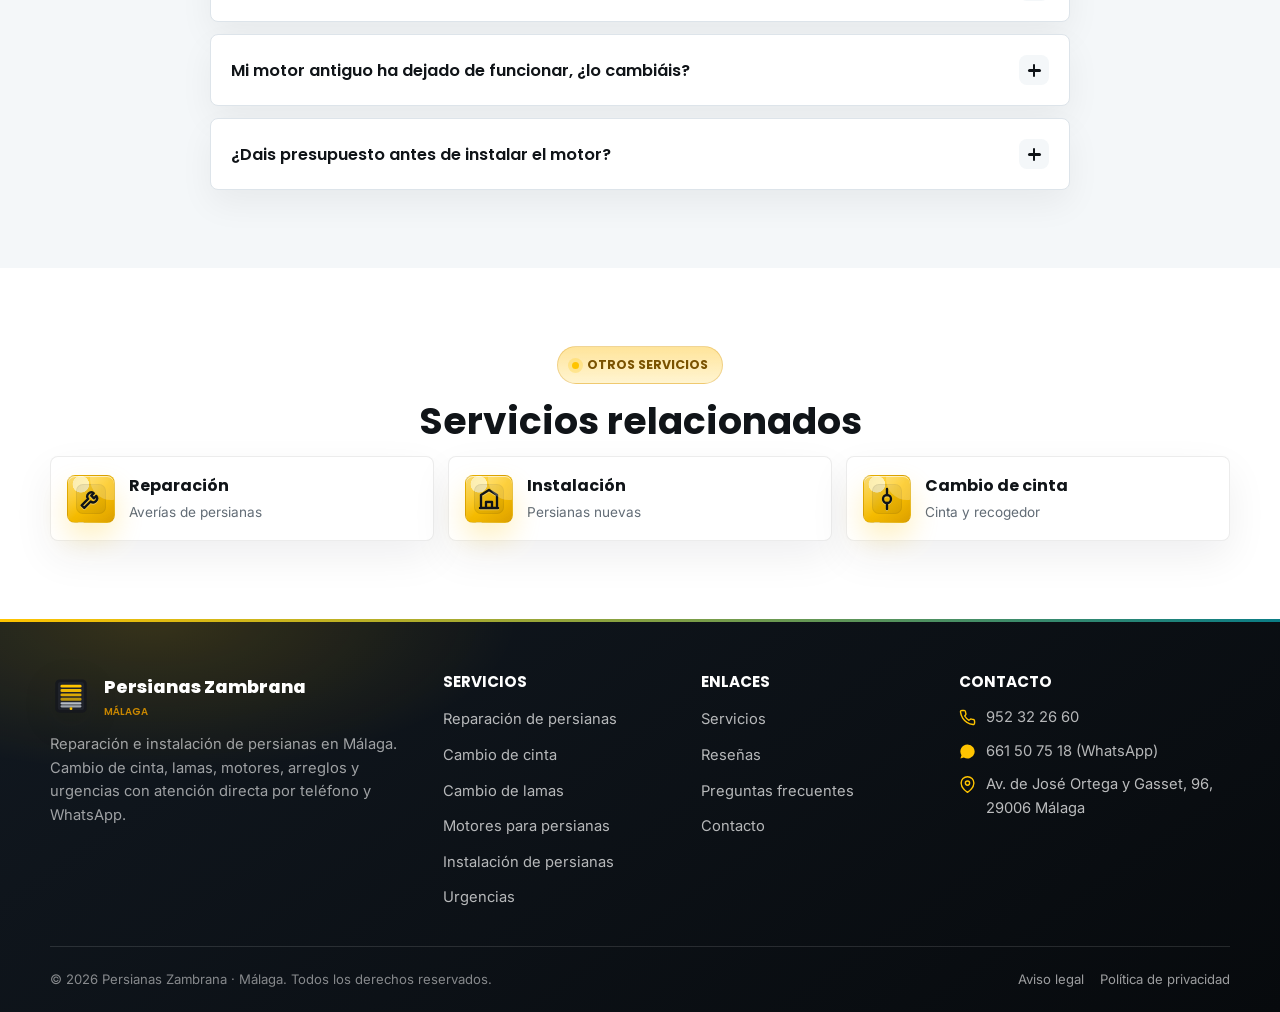
<file: motores-persianas-malaga.html>
<!DOCTYPE html>
<html lang="es">
<head>
  <script>(function(){if(sessionStorage.getItem("pz_nav")==="1"){sessionStorage.removeItem("pz_nav");document.documentElement.classList.add("pz-nav-entrando");}})();</script>
  <meta charset="UTF-8">
  <meta name="viewport" content="width=device-width, initial-scale=1.0">

  <!-- ============ SEO ============ -->
  <title>Motores para persianas en Málaga | Persianas Zambrana</title>
  <meta name="description" content="Motores para persianas en Málaga. Motorización de persianas manuales y sustitución de motores averiados con ajuste y prueba final.">
  <meta name="keywords" content="motor persiana Málaga, motorizar persiana Málaga, automatizar persiana Málaga, sustitución motor persiana Málaga">
  <link rel="canonical" href="./motores-persianas-malaga.html">
  <meta name="theme-color" content="#16181D">
  <meta property="og:type" content="website">
  <meta property="og:title" content="Motores para persianas en Málaga | Persianas Zambrana">
  <meta property="og:description" content="Instalación y sustitución de motores para persianas en Málaga. Automatiza tu persiana y gana comodidad.">
  <meta property="og:image" content="assets/hero-motores.jpg">
  <link rel="icon" type="image/svg+xml" href="assets/favicon.svg">
  <link rel="preconnect" href="https://fonts.googleapis.com">
  <link rel="preconnect" href="https://fonts.gstatic.com" crossorigin>
  <link href="https://fonts.googleapis.com/css2?family=Inter:wght@400;500;600&family=Poppins:wght@500;600;700;800&display=swap" rel="stylesheet">
  <link rel="stylesheet" href="styles.css">
</head>
<body>

  <!-- TOPBAR -->
  <div class="topbar">
    <div class="contenedor">
      <a href="tel:952322660"><svg viewBox="0 0 24 24" fill="none" stroke="currentColor" stroke-width="2" stroke-linecap="round" stroke-linejoin="round"><path d="M22 16.9v3a2 2 0 0 1-2.2 2 19.8 19.8 0 0 1-8.6-3.1 19.5 19.5 0 0 1-6-6 19.8 19.8 0 0 1-3.1-8.7A2 2 0 0 1 4.1 2h3a2 2 0 0 1 2 1.7c.1.9.3 1.8.6 2.7a2 2 0 0 1-.5 2.1L8.1 9.9a16 16 0 0 0 6 6l1.4-1.1a2 2 0 0 1 2.1-.5c.9.3 1.8.5 2.7.6a2 2 0 0 1 1.7 2z"/></svg> 952 32 26 60</a>
      <span class="topbar-sep">·</span>
      <span class="topbar-horario"><svg viewBox="0 0 24 24" fill="none" stroke="currentColor" stroke-width="2" stroke-linecap="round" stroke-linejoin="round"><circle cx="12" cy="12" r="9"/><path d="M12 7v5l3 2"/></svg> Atención en Málaga y alrededores</span>
    </div>
  </div>

  <!-- HEADER -->
  <header class="site-header">
    <div class="contenedor">
      <nav class="nav" aria-label="Navegación principal">
        <a href="index.html" class="logo" aria-label="Persianas Zambrana - Inicio"><img src="assets/logo.svg" alt=""><span>Persianas Zambrana<small>Málaga</small></span></a>
        <ul class="nav-links" id="nav-links">
          <li><a href="index.html">Inicio</a></li>
          <li><a href="reparacion-persianas-malaga.html">Reparación</a></li>
          <li><a href="cambio-cinta-persianas-malaga.html">Cambio de cinta</a></li>
          <li><a href="cambio-lamas-persianas-malaga.html">Cambio de lamas</a></li>
          <li><a href="motores-persianas-malaga.html" class="activo">Motores</a></li>
          <li><a href="instalacion-persianas-malaga.html">Instalación</a></li>
          <li><a href="urgencias-persianas-malaga.html">Urgencias</a></li>
          <li class="nav-cta-movil">
            <a href="tel:952322660" class="btn btn-call">Llamar 952 32 26 60</a>
            <a href="https://wa.me/34661507518?text=Hola%2C%20he%20visto%20la%20web%20de%20Persianas%20Zambrana.%20Necesito%20presupuesto%20para%20el%20motor%20de%20una%20persiana%20en%20M%C3%A1laga.%20%C2%BFPod%C3%A9is%20ayudarme%3F" class="btn btn-wa" target="_blank" rel="noopener">WhatsApp</a>
          </li>
        </ul>
        <div class="nav-acciones">
          <a href="tel:952322660" class="btn btn-call btn-call-header"><svg viewBox="0 0 24 24" fill="none" stroke="currentColor" stroke-width="2" stroke-linecap="round" stroke-linejoin="round"><path d="M22 16.9v3a2 2 0 0 1-2.2 2 19.8 19.8 0 0 1-8.6-3.1 19.5 19.5 0 0 1-6-6 19.8 19.8 0 0 1-3.1-8.7A2 2 0 0 1 4.1 2h3a2 2 0 0 1 2 1.7c.1.9.3 1.8.6 2.7a2 2 0 0 1-.5 2.1L8.1 9.9a16 16 0 0 0 6 6l1.4-1.1a2 2 0 0 1 2.1-.5c.9.3 1.8.5 2.7.6a2 2 0 0 1 1.7 2z"/></svg> <span class="txt">Llamar ahora</span></a>
          <button class="nav-toggle" id="nav-toggle" aria-label="Abrir menú" aria-controls="nav-links" aria-expanded="false"><span></span><span></span><span></span></button>
        </div>
      </nav>
    </div>
  </header>

  <main>
    <!-- HERO -->
    <section class="servicio-hero">
      <div class="contenedor">
        <nav class="breadcrumb" aria-label="Ruta de navegación"><a href="index.html">Inicio</a> <span>/</span> Motores para persianas</nav>
        <div class="hero-grid" style="margin-top:18px">
          <div class="reveal">
            <span class="eyebrow">Motores para persianas</span>
            <h1>Motores para persianas en Málaga</h1>
            <p class="lead">Motorizamos persianas manuales y sustituimos motores averiados para que puedas subir y bajar la persiana sin esfuerzo.</p>
            <div class="cta-grupo">
              <a href="tel:952322660" class="btn btn-call btn-grande"><svg viewBox="0 0 24 24" fill="none" stroke="currentColor" stroke-width="2" stroke-linecap="round" stroke-linejoin="round"><path d="M22 16.9v3a2 2 0 0 1-2.2 2 19.8 19.8 0 0 1-8.6-3.1 19.5 19.5 0 0 1-6-6 19.8 19.8 0 0 1-3.1-8.7A2 2 0 0 1 4.1 2h3a2 2 0 0 1 2 1.7c.1.9.3 1.8.6 2.7a2 2 0 0 1-.5 2.1L8.1 9.9a16 16 0 0 0 6 6l1.4-1.1a2 2 0 0 1 2.1-.5c.9.3 1.8.5 2.7.6a2 2 0 0 1 1.7 2z"/></svg> Llamar ahora</a>
              <a href="https://wa.me/34661507518?text=Hola%2C%20he%20visto%20la%20web%20de%20Persianas%20Zambrana.%20Necesito%20presupuesto%20para%20el%20motor%20de%20una%20persiana%20en%20M%C3%A1laga.%20%C2%BFPod%C3%A9is%20ayudarme%3F" class="btn btn-wa btn-grande" target="_blank" rel="noopener"><svg viewBox="0 0 24 24" fill="currentColor"><path d="M17.5 14.4c-.3-.1-1.7-.8-1.9-.9-.3-.1-.5-.1-.7.1-.2.3-.7.9-.9 1.1-.2.2-.3.2-.6.1-.3-.1-1.2-.5-2.3-1.4-.9-.8-1.4-1.7-1.6-2-.2-.3 0-.5.1-.6.1-.1.3-.3.4-.5.1-.2.2-.3.3-.5.1-.2 0-.4 0-.5 0-.1-.7-1.6-.9-2.2-.2-.6-.5-.5-.7-.5h-.6c-.2 0-.5.1-.8.4-.3.3-1 1-1 2.5s1.1 2.9 1.2 3.1c.1.2 2.1 3.2 5.1 4.5.7.3 1.3.5 1.7.6.7.2 1.4.2 1.9.1.6-.1 1.7-.7 1.9-1.4.2-.7.2-1.2.2-1.4-.1-.1-.3-.2-.6-.3z"/><path d="M12 2a10 10 0 0 0-8.5 15.3L2 22l4.8-1.5A10 10 0 1 0 12 2z"/></svg> WhatsApp</a>
            </div>
            <div class="mini-badges">
              <span class="badge"><span class="estrellas">★★★★★</span> 4,8/5 en Google</span>
              <span class="badge"><svg viewBox="0 0 24 24" fill="none" stroke="currentColor" stroke-width="2" stroke-linecap="round" stroke-linejoin="round"><path d="M21 10c0 7-9 13-9 13s-9-6-9-13a9 9 0 0 1 18 0z"/><circle cx="12" cy="10" r="3"/></svg> Atención en Málaga</span>
            </div>
          </div>
          <div class="hero-media servicio-media reveal d1">
            <img src="assets/hero-motores.jpg" alt="Técnico instalando un motor tubular para persiana en Málaga" width="1448" height="1086" fetchpriority="high">
            <span class="hero-lamas" aria-hidden="true"></span>
            <div class="hero-card hero-card--rating" aria-label="Valoración de Persianas Zambrana en Google">
              <strong>4,8</strong>
              <span><span class="estrellas">★★★★★</span><small>+400 reseñas en Google</small></span>
            </div>
            <div class="hero-card hero-card--servicio">
              <span class="dot"></span>
              <span>Motores para persianas en Málaga</span>
            </div>
          </div>
        </div>
      </div>
    </section>

    <section class="home-strip service-strip" aria-label="Resumen del servicio">
      <div class="contenedor strip-grid">
        <div><span>01</span><b>Valoramos la persiana</b><small>Peso, eje, cajón y tipo de instalación.</small></div>
        <div><span>02</span><b>Instalamos el motor</b><small>Motor adaptado al uso diario de tu persiana.</small></div>
        <div><span>03</span><b>Configuramos el uso</b><small>Mando, finales de carrera y prueba completa.</small></div>
      </div>
    </section>

    <section class="section service-proof-section">
      <div class="contenedor service-proof-grid">
        <article class="service-proof-card reveal"><span>Medida</span><h2>El motor debe ir acorde al peso de la persiana</h2><p>Una buena motorización empieza calculando bien el esfuerzo que necesita mover para evitar fallos prematuros.</p></article>
        <article class="service-proof-card reveal d1"><span>Instalación</span><h2>Ajustamos finales de carrera y recorrido</h2><p>No basta con colocar el motor: debe subir, bajar y detenerse donde corresponde, sin forzar el sistema.</p></article>
        <article class="service-proof-card reveal d2"><span>Comodidad</span><h2>Una mejora diaria que se nota desde el primer uso</h2><p>Especialmente en persianas grandes o pesadas, motorizar cambia por completo la experiencia de uso.</p></article>
      </div>
    </section>

    <!-- EXPLICACIÓN -->
    <section class="section">
      <div class="contenedor prosa reveal" style="margin-inline:auto">
        <span class="eyebrow">El servicio</span>
        <h2>Motoriza tu persiana y gana comodidad</h2>
        <p>Motorizar una persiana significa cambiar el sistema manual de cinta o cordón por un <b>motor que sube y baja la persiana con solo pulsar un botón</b>. Es una mejora muy cómoda, especialmente en persianas grandes, de difícil acceso o de uso frecuente.</p>
        <p>En Persianas Zambrana <b>instalamos motores nuevos y sustituimos motores averiados</b> en persianas de viviendas y locales de Málaga. Si tu persiana ya estaba motorizada y el motor ha dejado de funcionar, también lo cambiamos para que recuperes el manejo automático.</p>
        <ul class="check">
          <li><svg viewBox="0 0 24 24" fill="none" stroke="currentColor" stroke-width="2" stroke-linecap="round" stroke-linejoin="round"><path d="M20 6 9 17l-5-5"/></svg> Motorización de persianas manuales.</li>
          <li><svg viewBox="0 0 24 24" fill="none" stroke="currentColor" stroke-width="2" stroke-linecap="round" stroke-linejoin="round"><path d="M20 6 9 17l-5-5"/></svg> Sustitución de motores averiados.</li>
          <li><svg viewBox="0 0 24 24" fill="none" stroke="currentColor" stroke-width="2" stroke-linecap="round" stroke-linejoin="round"><path d="M20 6 9 17l-5-5"/></svg> Manejo con mando o interruptor.</li>
        </ul>
      </div>
    </section>

    <!-- PROBLEMAS -->
    <section class="section section--gris">
      <div class="contenedor">
        <div class="text-center"><span class="eyebrow">Cuándo te interesa</span><h2 class="seccion-titulo">Motivos para motorizar tu persiana</h2><p class="seccion-intro">La motorización es ideal en estas situaciones.</p></div>
        <div class="problemas-grid">
          <div class="problema reveal"><svg viewBox="0 0 24 24" fill="none" stroke="currentColor" stroke-width="2" stroke-linecap="round" stroke-linejoin="round"><circle cx="12" cy="12" r="5"/><path d="M12 1v3M12 20v3M4 12H1M23 12h-3"/></svg><p><b>Motor averiado</b> en una persiana que ya estaba motorizada.</p></div>
          <div class="problema reveal d1"><svg viewBox="0 0 24 24" fill="none" stroke="currentColor" stroke-width="2" stroke-linecap="round" stroke-linejoin="round"><path d="M12 19V5M5 12l7-7 7 7"/></svg><p><b>Persianas grandes o pesadas</b> que cuesta subir a mano.</p></div>
          <div class="problema reveal d2"><svg viewBox="0 0 24 24" fill="none" stroke="currentColor" stroke-width="2" stroke-linecap="round" stroke-linejoin="round"><path d="M12 22s8-4 8-10V5l-8-3-8 3v7c0 6 8 10 8 10z"/></svg><p><b>Comodidad y accesibilidad</b> para personas mayores o con movilidad reducida.</p></div>
          <div class="problema reveal"><svg viewBox="0 0 24 24" fill="none" stroke="currentColor" stroke-width="2" stroke-linecap="round" stroke-linejoin="round"><path d="M3 7h18M3 12h18M3 17h18"/></svg><p><b>Varias persianas</b> que quieres manejar de forma más práctica.</p></div>
          <div class="problema reveal d1"><svg viewBox="0 0 24 24" fill="none" stroke="currentColor" stroke-width="2" stroke-linecap="round" stroke-linejoin="round"><path d="M12 2v6M12 16v6"/><circle cx="12" cy="12" r="4"/></svg><p><b>Cansancio de la cinta</b> y ganas de olvidarte del sistema manual.</p></div>
          <div class="problema reveal d2"><svg viewBox="0 0 24 24" fill="none" stroke="currentColor" stroke-width="2" stroke-linecap="round" stroke-linejoin="round"><path d="M21 10c0 7-9 13-9 13s-9-6-9-13a9 9 0 0 1 18 0z"/><circle cx="12" cy="10" r="3"/></svg><p><b>Persianas de difícil acceso</b>, altas o detrás de muebles.</p></div>
        </div>
      </div>
    </section>

    <!-- BENEFICIOS -->
    <section class="section section--oscura">
      <div class="contenedor">
        <div class="text-center"><span class="eyebrow">Beneficios</span><h2 class="seccion-titulo">Ventajas de motorizar tu persiana</h2></div>
        <div class="beneficios-grid">
          <div class="beneficio reveal"><span class="ico"><svg viewBox="0 0 24 24" fill="none" stroke="currentColor" stroke-width="2" stroke-linecap="round" stroke-linejoin="round"><path d="m13 2-10 12h7l-1 8 10-12h-7l1-8z"/></svg></span><h3>Comodidad total</h3><p>Sube y baja la persiana con un botón, sin esfuerzo y sin tirar de la cinta.</p></div>
          <div class="beneficio reveal d1"><span class="ico"><svg viewBox="0 0 24 24" fill="none" stroke="currentColor" stroke-width="2" stroke-linecap="round" stroke-linejoin="round"><path d="M12 22s8-4 8-10V5l-8-3-8 3v7c0 6 8 10 8 10z"/></svg></span><h3>Más accesible</h3><p>Ideal para persianas grandes o para quienes tienen dificultad de movimiento.</p></div>
          <div class="beneficio reveal d2"><span class="ico"><svg viewBox="0 0 24 24" fill="none" stroke="currentColor" stroke-width="2" stroke-linecap="round" stroke-linejoin="round"><path d="M9 11l3 3L22 4"/><path d="M21 12v7a2 2 0 0 1-2 2H5a2 2 0 0 1-2-2V5a2 2 0 0 1 2-2h11"/></svg></span><h3>Menos desgaste</h3><p>El motor evita el desgaste de cinta y recogedor por el uso manual.</p></div>
        </div>
      </div>
    </section>

    <!-- PROCESO -->
    <section class="section">
      <div class="contenedor">
        <div class="text-center"><span class="eyebrow">Cómo trabajamos</span><h2 class="seccion-titulo">La motorización paso a paso</h2></div>
        <div class="pasos">
          <div class="paso reveal"><h3>Cuéntanos tu persiana</h3><p>Indícanos el tamaño y el tipo de persiana que quieres motorizar.</p></div>
          <div class="paso reveal d1"><h3>Elegimos el motor</h3><p>Te asesoramos sobre el motor más adecuado para tu caso.</p></div>
          <div class="paso reveal d2"><h3>Instalamos y probamos</h3><p>Montamos el motor y comprobamos el funcionamiento antes de terminar.</p></div>
        </div>
      </div>
    </section>

    <!-- CTA FUERTE -->
    <section class="section">
      <div class="contenedor">
        <div class="cta-fuerte reveal">
          <h2>¿Quieres motorizar tu persiana?</h2>
          <p>Contacta con Persianas Zambrana y te asesoramos sin compromiso. Atención directa por teléfono y WhatsApp en Málaga.</p>
          <div class="cta-grupo">
            <a href="tel:952322660" class="btn btn-call btn-grande"><svg viewBox="0 0 24 24" fill="none" stroke="currentColor" stroke-width="2" stroke-linecap="round" stroke-linejoin="round"><path d="M22 16.9v3a2 2 0 0 1-2.2 2 19.8 19.8 0 0 1-8.6-3.1 19.5 19.5 0 0 1-6-6 19.8 19.8 0 0 1-3.1-8.7A2 2 0 0 1 4.1 2h3a2 2 0 0 1 2 1.7c.1.9.3 1.8.6 2.7a2 2 0 0 1-.5 2.1L8.1 9.9a16 16 0 0 0 6 6l1.4-1.1a2 2 0 0 1 2.1-.5c.9.3 1.8.5 2.7.6a2 2 0 0 1 1.7 2z"/></svg> Llamar al 952 32 26 60</a>
            <a href="https://wa.me/34661507518?text=Hola%2C%20he%20visto%20la%20web%20de%20Persianas%20Zambrana.%20Necesito%20presupuesto%20para%20el%20motor%20de%20una%20persiana%20en%20M%C3%A1laga.%20%C2%BFPod%C3%A9is%20ayudarme%3F" class="btn btn-wa btn-grande" target="_blank" rel="noopener"><svg viewBox="0 0 24 24" fill="currentColor"><path d="M17.5 14.4c-.3-.1-1.7-.8-1.9-.9-.3-.1-.5-.1-.7.1-.2.3-.7.9-.9 1.1-.2.2-.3.2-.6.1-.3-.1-1.2-.5-2.3-1.4-.9-.8-1.4-1.7-1.6-2-.2-.3 0-.5.1-.6.1-.1.3-.3.4-.5.1-.2.2-.3.3-.5.1-.2 0-.4 0-.5 0-.1-.7-1.6-.9-2.2-.2-.6-.5-.5-.7-.5h-.6c-.2 0-.5.1-.8.4-.3.3-1 1-1 2.5s1.1 2.9 1.2 3.1c.1.2 2.1 3.2 5.1 4.5.7.3 1.3.5 1.7.6.7.2 1.4.2 1.9.1.6-.1 1.7-.7 1.9-1.4.2-.7.2-1.2.2-1.4-.1-.1-.3-.2-.6-.3z"/><path d="M12 2a10 10 0 0 0-8.5 15.3L2 22l4.8-1.5A10 10 0 1 0 12 2z"/></svg> Escribir por WhatsApp</a>
          </div>
        </div>
      </div>
    </section>

    <!-- FAQ -->
    <section class="section section--gris">
      <div class="contenedor">
        <div class="text-center"><span class="eyebrow">Preguntas frecuentes</span><h2 class="seccion-titulo">Dudas sobre los motores de persiana</h2></div>
        <div class="faq-lista">
          <div class="faq-item"><button class="faq-pregunta">¿Se puede motorizar cualquier persiana? <span class="mas"></span></button><div class="faq-respuesta"><p>La mayoría de persianas habituales se pueden motorizar. Depende del tamaño, el peso y el espacio del cajón. Cuéntanos tu caso y te lo confirmamos.</p></div></div>
          <div class="faq-item"><button class="faq-pregunta">¿El motor se maneja con mando o con interruptor? <span class="mas"></span></button><div class="faq-respuesta"><p>Existen ambas opciones. Te asesoramos sobre la más práctica según tu instalación y tus preferencias.</p></div></div>
          <div class="faq-item"><button class="faq-pregunta">Mi motor antiguo ha dejado de funcionar, ¿lo cambiáis? <span class="mas"></span></button><div class="faq-respuesta"><p>Sí, sustituimos motores averiados para que la persiana vuelva a funcionar de forma automática.</p></div></div>
          <div class="faq-item"><button class="faq-pregunta">¿Dais presupuesto antes de instalar el motor? <span class="mas"></span></button><div class="faq-respuesta"><p>Sí, valoramos tu persiana y te indicamos la solución y el motor recomendado antes de instalar.</p></div></div>
        </div>
      </div>
    </section>

    <!-- RELACIONADOS -->
    <section class="section">
      <div class="contenedor">
        <div class="text-center"><span class="eyebrow">Otros servicios</span><h2 class="seccion-titulo">Servicios relacionados</h2></div>
        <div class="relacionados-grid">
          <a class="relacionado reveal" href="reparacion-persianas-malaga.html"><span class="ico"><svg viewBox="0 0 24 24" fill="none" stroke="currentColor" stroke-width="2" stroke-linecap="round" stroke-linejoin="round"><path d="M14.7 6.3a4 4 0 0 0-5.6 5.6l-6.4 6.4 2.6 2.6 6.4-6.4a4 4 0 0 0 5.6-5.6l-2.4 2.4-2.6-2.6z"/></svg></span><div><b>Reparación</b><small>Averías de persianas</small></div><span class="flecha"><svg viewBox="0 0 24 24" fill="none" stroke="currentColor" stroke-width="2" stroke-linecap="round" stroke-linejoin="round"><path d="M5 12h14M13 6l6 6-6 6"/></svg></span></a>
          <a class="relacionado reveal d1" href="instalacion-persianas-malaga.html"><span class="ico"><svg viewBox="0 0 24 24" fill="none" stroke="currentColor" stroke-width="2" stroke-linecap="round" stroke-linejoin="round"><path d="M3 21h18M4 21V8l8-5 8 5v13M9 21v-6h6v6"/></svg></span><div><b>Instalación</b><small>Persianas nuevas</small></div><span class="flecha"><svg viewBox="0 0 24 24" fill="none" stroke="currentColor" stroke-width="2" stroke-linecap="round" stroke-linejoin="round"><path d="M5 12h14M13 6l6 6-6 6"/></svg></span></a>
          <a class="relacionado reveal d2" href="cambio-cinta-persianas-malaga.html"><span class="ico"><svg viewBox="0 0 24 24" fill="none" stroke="currentColor" stroke-width="2" stroke-linecap="round" stroke-linejoin="round"><path d="M12 2v6M12 16v6"/><circle cx="12" cy="12" r="4"/></svg></span><div><b>Cambio de cinta</b><small>Cinta y recogedor</small></div><span class="flecha"><svg viewBox="0 0 24 24" fill="none" stroke="currentColor" stroke-width="2" stroke-linecap="round" stroke-linejoin="round"><path d="M5 12h14M13 6l6 6-6 6"/></svg></span></a>
        </div>
      </div>
    </section>
  </main>

  <!-- FOOTER -->
  <footer class="site-footer">
    <div class="contenedor">
      <div class="footer-grid">
        <div class="footer-col">
          <a href="index.html" class="logo"><img src="assets/logo.svg" alt=""><span>Persianas Zambrana<small>Málaga</small></span></a>
          <p>Reparación e instalación de persianas en Málaga. Cambio de cinta, lamas, motores, arreglos y urgencias con atención directa por teléfono y WhatsApp.</p>
        </div>
        <div class="footer-col"><h4>Servicios</h4><ul>
          <li><a href="reparacion-persianas-malaga.html">Reparación de persianas</a></li>
          <li><a href="cambio-cinta-persianas-malaga.html">Cambio de cinta</a></li>
          <li><a href="cambio-lamas-persianas-malaga.html">Cambio de lamas</a></li>
          <li><a href="motores-persianas-malaga.html">Motores para persianas</a></li>
          <li><a href="instalacion-persianas-malaga.html">Instalación de persianas</a></li>
          <li><a href="urgencias-persianas-malaga.html">Urgencias</a></li>
        </ul></div>
        <div class="footer-col"><h4>Enlaces</h4><ul>
          <li><a href="index.html#servicios">Servicios</a></li>
          <li><a href="index.html#resenas">Reseñas</a></li>
          <li><a href="index.html#faq">Preguntas frecuentes</a></li>
          <li><a href="index.html#contacto">Contacto</a></li>
        </ul></div>
        <div class="footer-col"><h4>Contacto</h4><ul class="footer-contacto">
          <li><svg viewBox="0 0 24 24" fill="none" stroke="currentColor" stroke-width="2" stroke-linecap="round" stroke-linejoin="round"><path d="M22 16.9v3a2 2 0 0 1-2.2 2 19.8 19.8 0 0 1-8.6-3.1 19.5 19.5 0 0 1-6-6 19.8 19.8 0 0 1-3.1-8.7A2 2 0 0 1 4.1 2h3a2 2 0 0 1 2 1.7c.1.9.3 1.8.6 2.7a2 2 0 0 1-.5 2.1L8.1 9.9a16 16 0 0 0 6 6l1.4-1.1a2 2 0 0 1 2.1-.5c.9.3 1.8.5 2.7.6a2 2 0 0 1 1.7 2z"/></svg> <a href="tel:952322660">952 32 26 60</a></li>
          <li><svg viewBox="0 0 24 24" fill="currentColor"><path d="M12 2a10 10 0 0 0-8.5 15.3L2 22l4.8-1.5A10 10 0 1 0 12 2z"/></svg> <a href="https://wa.me/34661507518" target="_blank" rel="noopener">661 50 75 18 (WhatsApp)</a></li>
          <li><svg viewBox="0 0 24 24" fill="none" stroke="currentColor" stroke-width="2" stroke-linecap="round" stroke-linejoin="round"><path d="M21 10c0 7-9 13-9 13s-9-6-9-13a9 9 0 0 1 18 0z"/><circle cx="12" cy="10" r="3"/></svg> Av. de José Ortega y Gasset, 96, 29006 Málaga</li>
        </ul></div>
      </div>
      <div class="footer-bottom">
        <span>© <span data-anio>2026</span> Persianas Zambrana · Málaga. Todos los derechos reservados.</span>
        <span class="legal"><a href="aviso-legal.html">Aviso legal</a><a href="politica-privacidad.html">Política de privacidad</a></span>
      </div>
    </div>
  </footer>

  <!-- CTA FLOTANTE -->
  <div class="cta-flotante">
    <a href="tel:952322660" class="fl-call"><svg viewBox="0 0 24 24" fill="none" stroke="currentColor" stroke-width="2" stroke-linecap="round" stroke-linejoin="round"><path d="M22 16.9v3a2 2 0 0 1-2.2 2 19.8 19.8 0 0 1-8.6-3.1 19.5 19.5 0 0 1-6-6 19.8 19.8 0 0 1-3.1-8.7A2 2 0 0 1 4.1 2h3a2 2 0 0 1 2 1.7c.1.9.3 1.8.6 2.7a2 2 0 0 1-.5 2.1L8.1 9.9a16 16 0 0 0 6 6l1.4-1.1a2 2 0 0 1 2.1-.5c.9.3 1.8.5 2.7.6a2 2 0 0 1 1.7 2z"/></svg> Llamar</a>
    <a href="https://wa.me/34661507518?text=Hola%2C%20he%20visto%20la%20web%20de%20Persianas%20Zambrana.%20Necesito%20presupuesto%20para%20el%20motor%20de%20una%20persiana%20en%20M%C3%A1laga.%20%C2%BFPod%C3%A9is%20ayudarme%3F" class="fl-wa" target="_blank" rel="noopener"><svg viewBox="0 0 24 24" fill="currentColor"><path d="M17.5 14.4c-.3-.1-1.7-.8-1.9-.9-.3-.1-.5-.1-.7.1-.2.3-.7.9-.9 1.1-.2.2-.3.2-.6.1-.3-.1-1.2-.5-2.3-1.4-.9-.8-1.4-1.7-1.6-2-.2-.3 0-.5.1-.6.1-.1.3-.3.4-.5.1-.2.2-.3.3-.5.1-.2 0-.4 0-.5 0-.1-.7-1.6-.9-2.2-.2-.6-.5-.5-.7-.5h-.6c-.2 0-.5.1-.8.4-.3.3-1 1-1 2.5s1.1 2.9 1.2 3.1c.1.2 2.1 3.2 5.1 4.5.7.3 1.3.5 1.7.6.7.2 1.4.2 1.9.1.6-.1 1.7-.7 1.9-1.4.2-.7.2-1.2.2-1.4-.1-.1-.3-.2-.6-.3z"/><path d="M12 2a10 10 0 0 0-8.5 15.3L2 22l4.8-1.5A10 10 0 1 0 12 2z"/></svg> WhatsApp</a>
  </div>
  <a href="https://wa.me/34661507518?text=Hola%2C%20he%20visto%20la%20web%20de%20Persianas%20Zambrana.%20Necesito%20presupuesto%20para%20el%20motor%20de%20una%20persiana%20en%20M%C3%A1laga.%20%C2%BFPod%C3%A9is%20ayudarme%3F" class="wa-burbuja" target="_blank" rel="noopener" aria-label="Contactar por WhatsApp"><svg viewBox="0 0 24 24" fill="currentColor"><path d="M17.5 14.4c-.3-.1-1.7-.8-1.9-.9-.3-.1-.5-.1-.7.1-.2.3-.7.9-.9 1.1-.2.2-.3.2-.6.1-.3-.1-1.2-.5-2.3-1.4-.9-.8-1.4-1.7-1.6-2-.2-.3 0-.5.1-.6.1-.1.3-.3.4-.5.1-.2.2-.3.3-.5.1-.2 0-.4 0-.5 0-.1-.7-1.6-.9-2.2-.2-.6-.5-.5-.7-.5h-.6c-.2 0-.5.1-.8.4-.3.3-1 1-1 2.5s1.1 2.9 1.2 3.1c.1.2 2.1 3.2 5.1 4.5.7.3 1.3.5 1.7.6.7.2 1.4.2 1.9.1.6-.1 1.7-.7 1.9-1.4.2-.7.2-1.2.2-1.4-.1-.1-.3-.2-.6-.3z"/><path d="M12 2a10 10 0 0 0-8.5 15.3L2 22l4.8-1.5A10 10 0 1 0 12 2z"/></svg></a>

  <script src="script.js"></script>
</body>
</html>
</file>
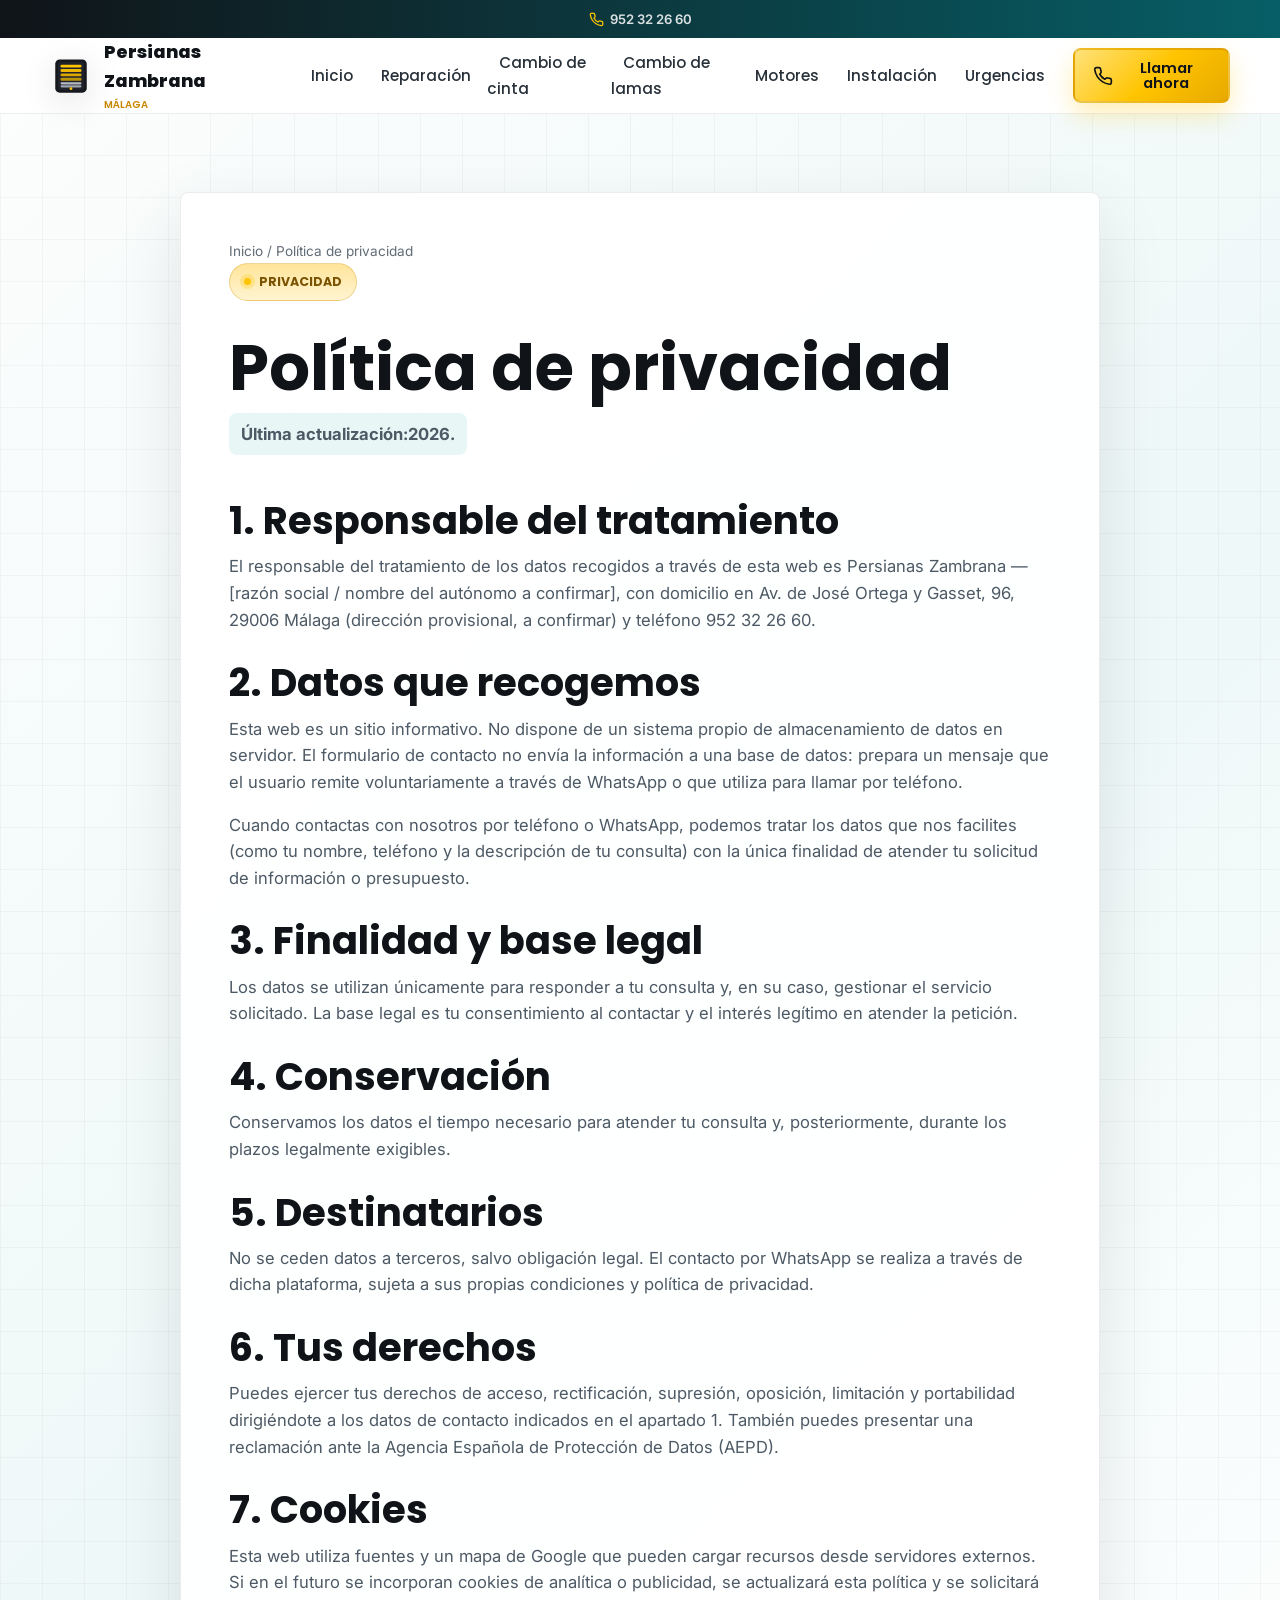
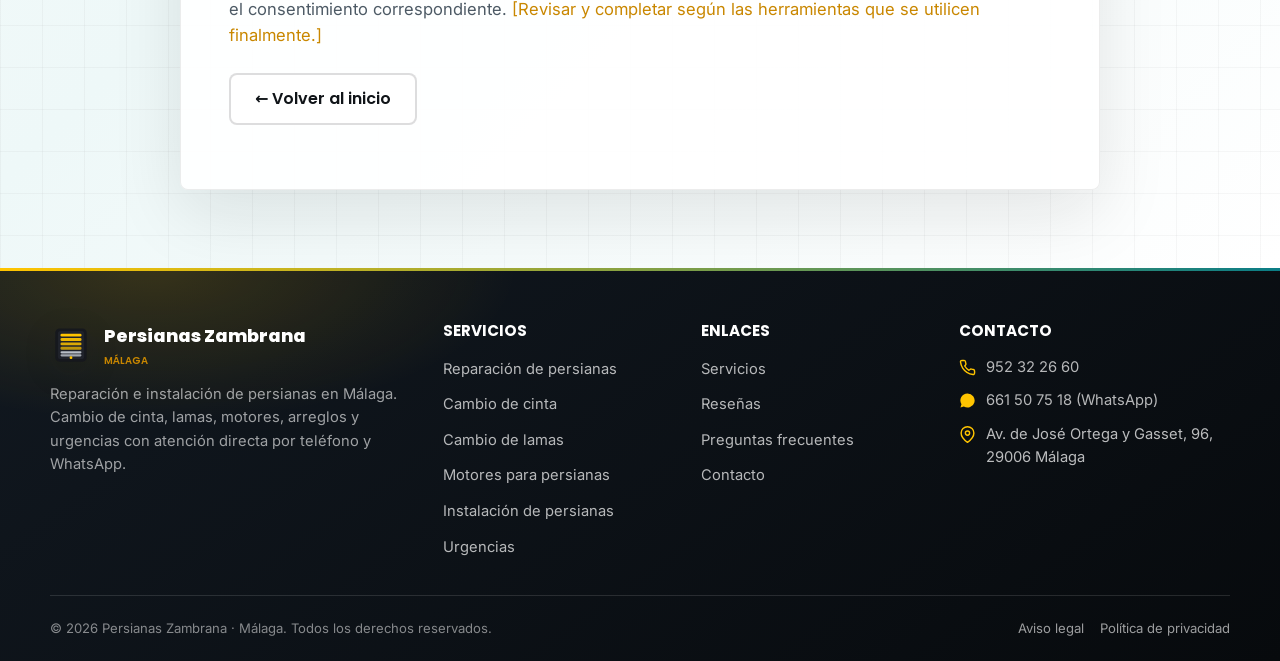
<file: politica-privacidad.html>
<!DOCTYPE html>
<html lang="es">
<head>
  <script>(function(){if(sessionStorage.getItem("pz_nav")==="1"){sessionStorage.removeItem("pz_nav");document.documentElement.classList.add("pz-nav-entrando");}})();</script>
  <meta charset="UTF-8">
  <meta name="viewport" content="width=device-width, initial-scale=1.0">
  <title>Política de privacidad | Persianas Zambrana Málaga</title>
  <meta name="description" content="Política de privacidad de Persianas Zambrana, servicio de reparación e instalación de persianas en Málaga.">
  <meta name="theme-color" content="#101418">
  <meta name="robots" content="noindex, follow">
  <link rel="icon" type="image/svg+xml" href="assets/favicon.svg">
  <link rel="preconnect" href="https://fonts.googleapis.com">
  <link rel="preconnect" href="https://fonts.gstatic.com" crossorigin>
  <link href="https://fonts.googleapis.com/css2?family=Inter:wght@400;500;600&family=Poppins:wght@500;600;700;800&display=swap" rel="stylesheet">
  <link rel="stylesheet" href="styles.css">
</head>
<body>

  <!-- TOPBAR -->
  <div class="topbar">
    <div class="contenedor">
      <a href="tel:952322660"><svg viewBox="0 0 24 24" fill="none" stroke="currentColor" stroke-width="2" stroke-linecap="round" stroke-linejoin="round"><path d="M22 16.9v3a2 2 0 0 1-2.2 2 19.8 19.8 0 0 1-8.6-3.1 19.5 19.5 0 0 1-6-6 19.8 19.8 0 0 1-3.1-8.7A2 2 0 0 1 4.1 2h3a2 2 0 0 1 2 1.7c.1.9.3 1.8.6 2.7a2 2 0 0 1-.5 2.1L8.1 9.9a16 16 0 0 0 6 6l1.4-1.1a2 2 0 0 1 2.1-.5c.9.3 1.8.5 2.7.6a2 2 0 0 1 1.7 2z"/></svg> 952 32 26 60</a>
    </div>
  </div>

  <!-- HEADER -->
  <header class="site-header">
    <div class="contenedor">
      <nav class="nav" aria-label="Navegación principal">
        <a href="index.html" class="logo" aria-label="Persianas Zambrana - Inicio"><img src="assets/logo.svg" alt=""><span>Persianas Zambrana<small>Málaga</small></span></a>
        <ul class="nav-links" id="nav-links">
          <li><a href="index.html">Inicio</a></li>
          <li><a href="reparacion-persianas-malaga.html">Reparación</a></li>
          <li><a href="cambio-cinta-persianas-malaga.html">Cambio de cinta</a></li>
          <li><a href="cambio-lamas-persianas-malaga.html">Cambio de lamas</a></li>
          <li><a href="motores-persianas-malaga.html">Motores</a></li>
          <li><a href="instalacion-persianas-malaga.html">Instalación</a></li>
          <li><a href="urgencias-persianas-malaga.html">Urgencias</a></li>
          <li class="nav-cta-movil">
            <a href="tel:952322660" class="btn btn-call">Llamar 952 32 26 60</a>
            <a href="https://wa.me/34661507518" class="btn btn-wa" target="_blank" rel="noopener">WhatsApp</a>
          </li>
        </ul>
        <div class="nav-acciones">
          <a href="tel:952322660" class="btn btn-call btn-call-header"><svg viewBox="0 0 24 24" fill="none" stroke="currentColor" stroke-width="2" stroke-linecap="round" stroke-linejoin="round"><path d="M22 16.9v3a2 2 0 0 1-2.2 2 19.8 19.8 0 0 1-8.6-3.1 19.5 19.5 0 0 1-6-6 19.8 19.8 0 0 1-3.1-8.7A2 2 0 0 1 4.1 2h3a2 2 0 0 1 2 1.7c.1.9.3 1.8.6 2.7a2 2 0 0 1-.5 2.1L8.1 9.9a16 16 0 0 0 6 6l1.4-1.1a2 2 0 0 1 2.1-.5c.9.3 1.8.5 2.7.6a2 2 0 0 1 1.7 2z"/></svg> <span class="txt">Llamar ahora</span></a>
          <button class="nav-toggle" id="nav-toggle" aria-label="Abrir menú" aria-controls="nav-links" aria-expanded="false"><span></span><span></span><span></span></button>
        </div>
      </nav>
    </div>
  </header>

  <main>
    <section class="section legal-section">
      <div class="contenedor prosa" style="margin-inline:auto">
        <nav class="breadcrumb" aria-label="Ruta de navegación" style="padding-top:0"><a href="index.html">Inicio</a> <span>/</span> Política de privacidad</nav>
        <span class="eyebrow">Privacidad</span>
        <h1 class="legal-title">Política de privacidad</h1>
        <p class="legal-updated">Última actualización: <span data-anio>2026</span>.</p>

        <!-- ===========================================================
             PLANTILLA EDITABLE. Revisa y completa estos textos con los
             datos reales del responsable del tratamiento antes de
             publicar. Texto orientativo, no constituye asesoramiento
             legal. Adapta a tu caso concreto y a la normativa vigente
             (RGPD y LOPDGDD).
        =========================================================== -->

        <h2>1. Responsable del tratamiento</h2>
        <p>El responsable del tratamiento de los datos recogidos a través de esta web es Persianas Zambrana — [razón social / nombre del autónomo a confirmar], con domicilio en Av. de José Ortega y Gasset, 96, 29006 Málaga (dirección provisional, a confirmar) y teléfono 952 32 26 60.</p>

        <h2>2. Datos que recogemos</h2>
        <p>Esta web es un sitio informativo. No dispone de un sistema propio de almacenamiento de datos en servidor. El formulario de contacto no envía la información a una base de datos: prepara un mensaje que el usuario remite voluntariamente a través de WhatsApp o que utiliza para llamar por teléfono.</p>
        <p>Cuando contactas con nosotros por teléfono o WhatsApp, podemos tratar los datos que nos facilites (como tu nombre, teléfono y la descripción de tu consulta) con la única finalidad de atender tu solicitud de información o presupuesto.</p>

        <h2>3. Finalidad y base legal</h2>
        <p>Los datos se utilizan únicamente para responder a tu consulta y, en su caso, gestionar el servicio solicitado. La base legal es tu consentimiento al contactar y el interés legítimo en atender la petición.</p>

        <h2>4. Conservación</h2>
        <p>Conservamos los datos el tiempo necesario para atender tu consulta y, posteriormente, durante los plazos legalmente exigibles.</p>

        <h2>5. Destinatarios</h2>
        <p>No se ceden datos a terceros, salvo obligación legal. El contacto por WhatsApp se realiza a través de dicha plataforma, sujeta a sus propias condiciones y política de privacidad.</p>

        <h2>6. Tus derechos</h2>
        <p>Puedes ejercer tus derechos de acceso, rectificación, supresión, oposición, limitación y portabilidad dirigiéndote a los datos de contacto indicados en el apartado 1. También puedes presentar una reclamación ante la Agencia Española de Protección de Datos (AEPD).</p>

        <h2>7. Cookies</h2>
        <p>Esta web utiliza fuentes y un mapa de Google que pueden cargar recursos desde servidores externos. Si en el futuro se incorporan cookies de analítica o publicidad, se actualizará esta política y se solicitará el consentimiento correspondiente. <span class="amarillo">[Revisar y completar según las herramientas que se utilicen finalmente.]</span></p>

        <p style="margin-top:24px"><a href="index.html" class="btn btn-outline">← Volver al inicio</a></p>
      </div>
    </section>
  </main>

  <!-- FOOTER -->
  <footer class="site-footer">
    <div class="contenedor">
      <div class="footer-grid">
        <div class="footer-col">
          <a href="index.html" class="logo"><img src="assets/logo.svg" alt=""><span>Persianas Zambrana<small>Málaga</small></span></a>
          <p>Reparación e instalación de persianas en Málaga. Cambio de cinta, lamas, motores, arreglos y urgencias con atención directa por teléfono y WhatsApp.</p>
        </div>
        <div class="footer-col"><h4>Servicios</h4><ul>
          <li><a href="reparacion-persianas-malaga.html">Reparación de persianas</a></li>
          <li><a href="cambio-cinta-persianas-malaga.html">Cambio de cinta</a></li>
          <li><a href="cambio-lamas-persianas-malaga.html">Cambio de lamas</a></li>
          <li><a href="motores-persianas-malaga.html">Motores para persianas</a></li>
          <li><a href="instalacion-persianas-malaga.html">Instalación de persianas</a></li>
          <li><a href="urgencias-persianas-malaga.html">Urgencias</a></li>
        </ul></div>
        <div class="footer-col"><h4>Enlaces</h4><ul>
          <li><a href="index.html#servicios">Servicios</a></li>
          <li><a href="index.html#resenas">Reseñas</a></li>
          <li><a href="index.html#faq">Preguntas frecuentes</a></li>
          <li><a href="index.html#contacto">Contacto</a></li>
        </ul></div>
        <div class="footer-col"><h4>Contacto</h4><ul class="footer-contacto">
          <li><svg viewBox="0 0 24 24" fill="none" stroke="currentColor" stroke-width="2" stroke-linecap="round" stroke-linejoin="round"><path d="M22 16.9v3a2 2 0 0 1-2.2 2 19.8 19.8 0 0 1-8.6-3.1 19.5 19.5 0 0 1-6-6 19.8 19.8 0 0 1-3.1-8.7A2 2 0 0 1 4.1 2h3a2 2 0 0 1 2 1.7c.1.9.3 1.8.6 2.7a2 2 0 0 1-.5 2.1L8.1 9.9a16 16 0 0 0 6 6l1.4-1.1a2 2 0 0 1 2.1-.5c.9.3 1.8.5 2.7.6a2 2 0 0 1 1.7 2z"/></svg> <a href="tel:952322660">952 32 26 60</a></li>
          <li><svg viewBox="0 0 24 24" fill="currentColor"><path d="M12 2a10 10 0 0 0-8.5 15.3L2 22l4.8-1.5A10 10 0 1 0 12 2z"/></svg> <a href="https://wa.me/34661507518" target="_blank" rel="noopener">661 50 75 18 (WhatsApp)</a></li>
          <li><svg viewBox="0 0 24 24" fill="none" stroke="currentColor" stroke-width="2" stroke-linecap="round" stroke-linejoin="round"><path d="M21 10c0 7-9 13-9 13s-9-6-9-13a9 9 0 0 1 18 0z"/><circle cx="12" cy="10" r="3"/></svg> Av. de José Ortega y Gasset, 96, 29006 Málaga</li>
        </ul></div>
      </div>
      <div class="footer-bottom">
        <span>© <span data-anio>2026</span> Persianas Zambrana · Málaga. Todos los derechos reservados.</span>
        <span class="legal"><a href="aviso-legal.html">Aviso legal</a><a href="politica-privacidad.html">Política de privacidad</a></span>
      </div>
    </div>
  </footer>

  <script src="script.js"></script>
</body>
</html>
</file>
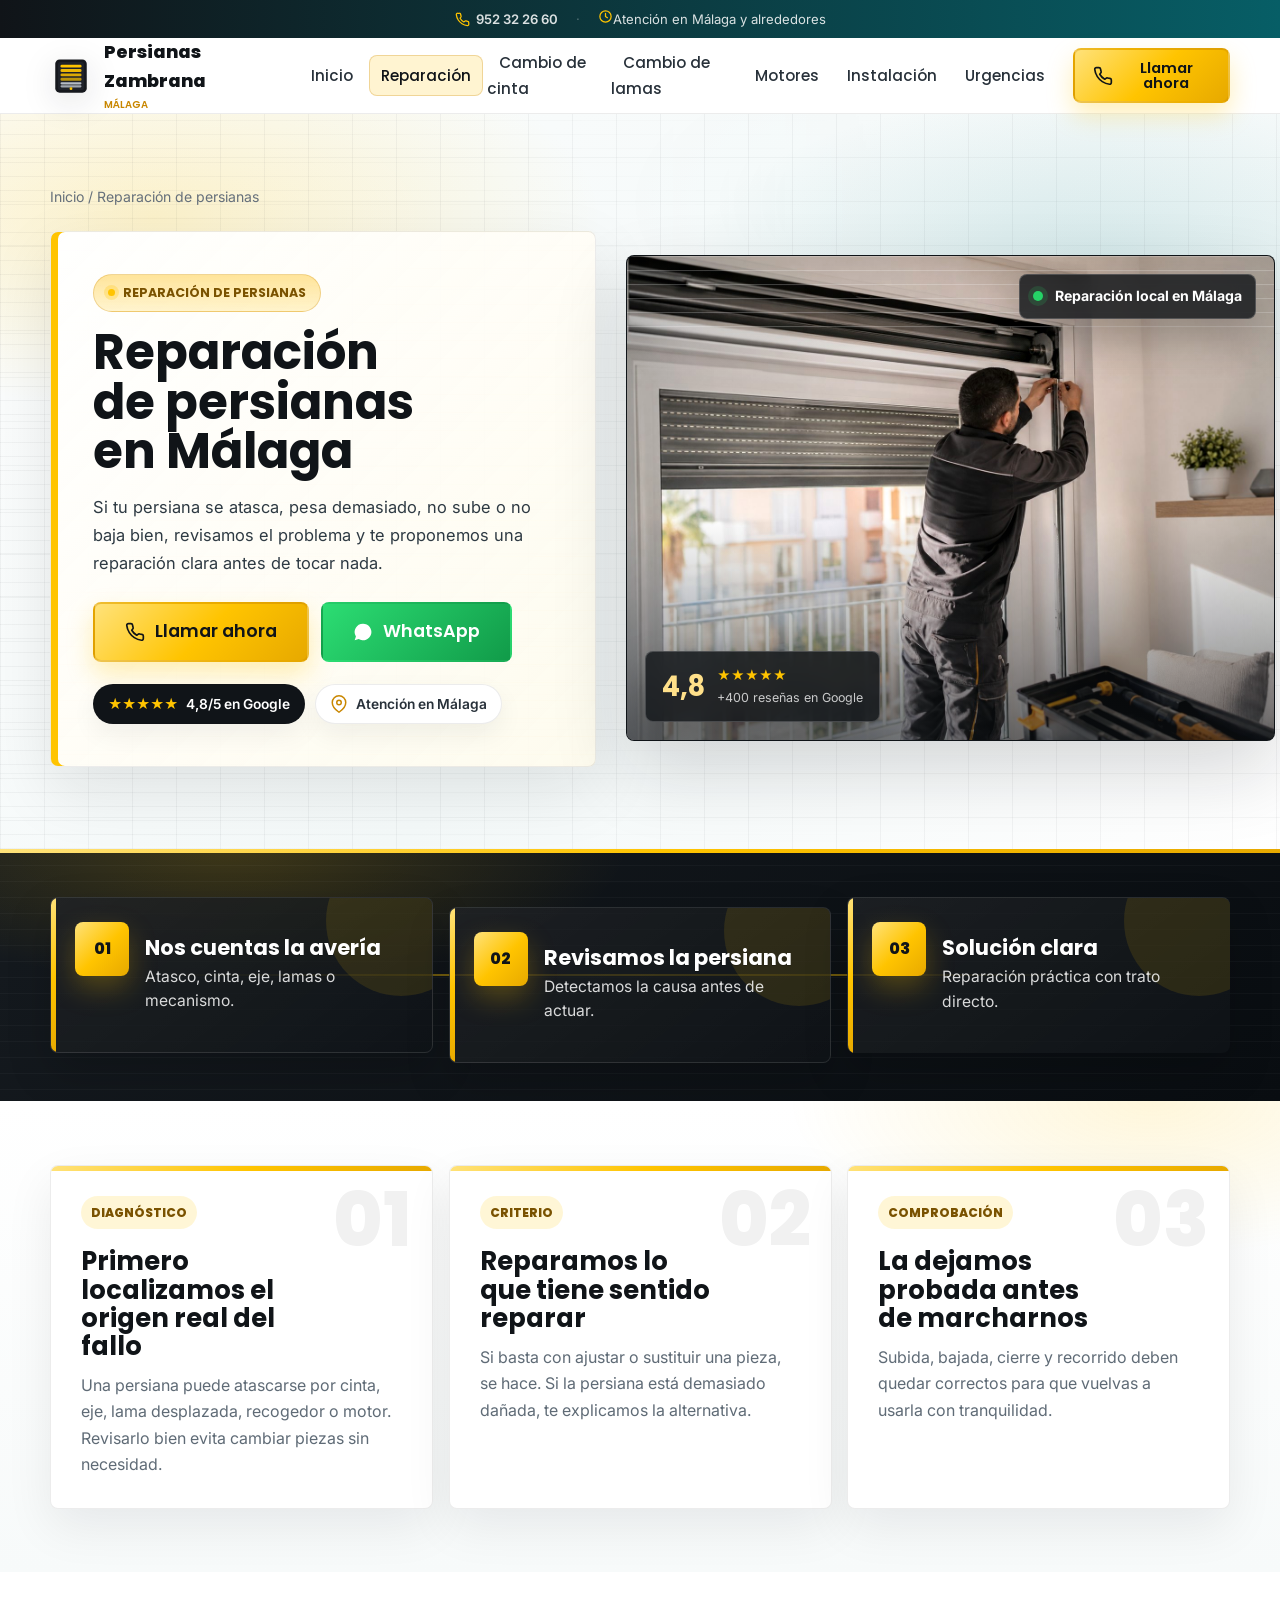
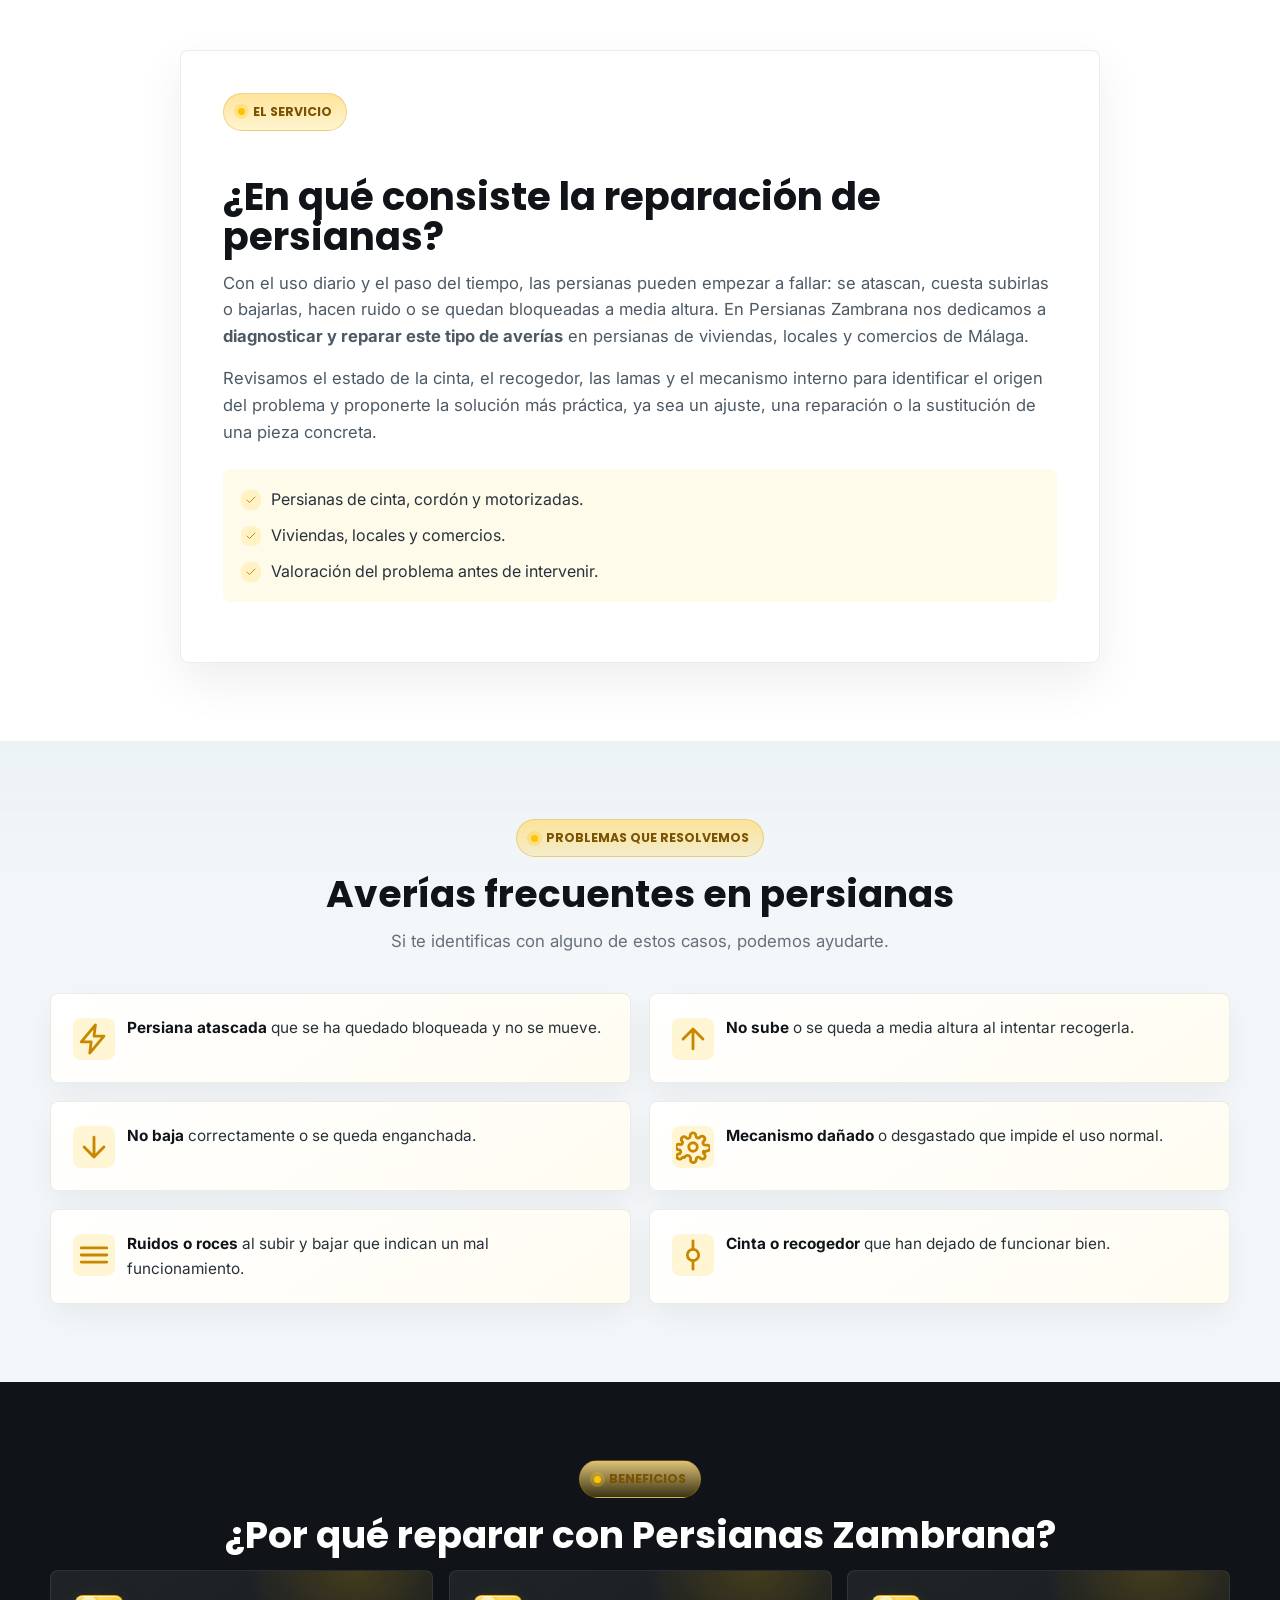
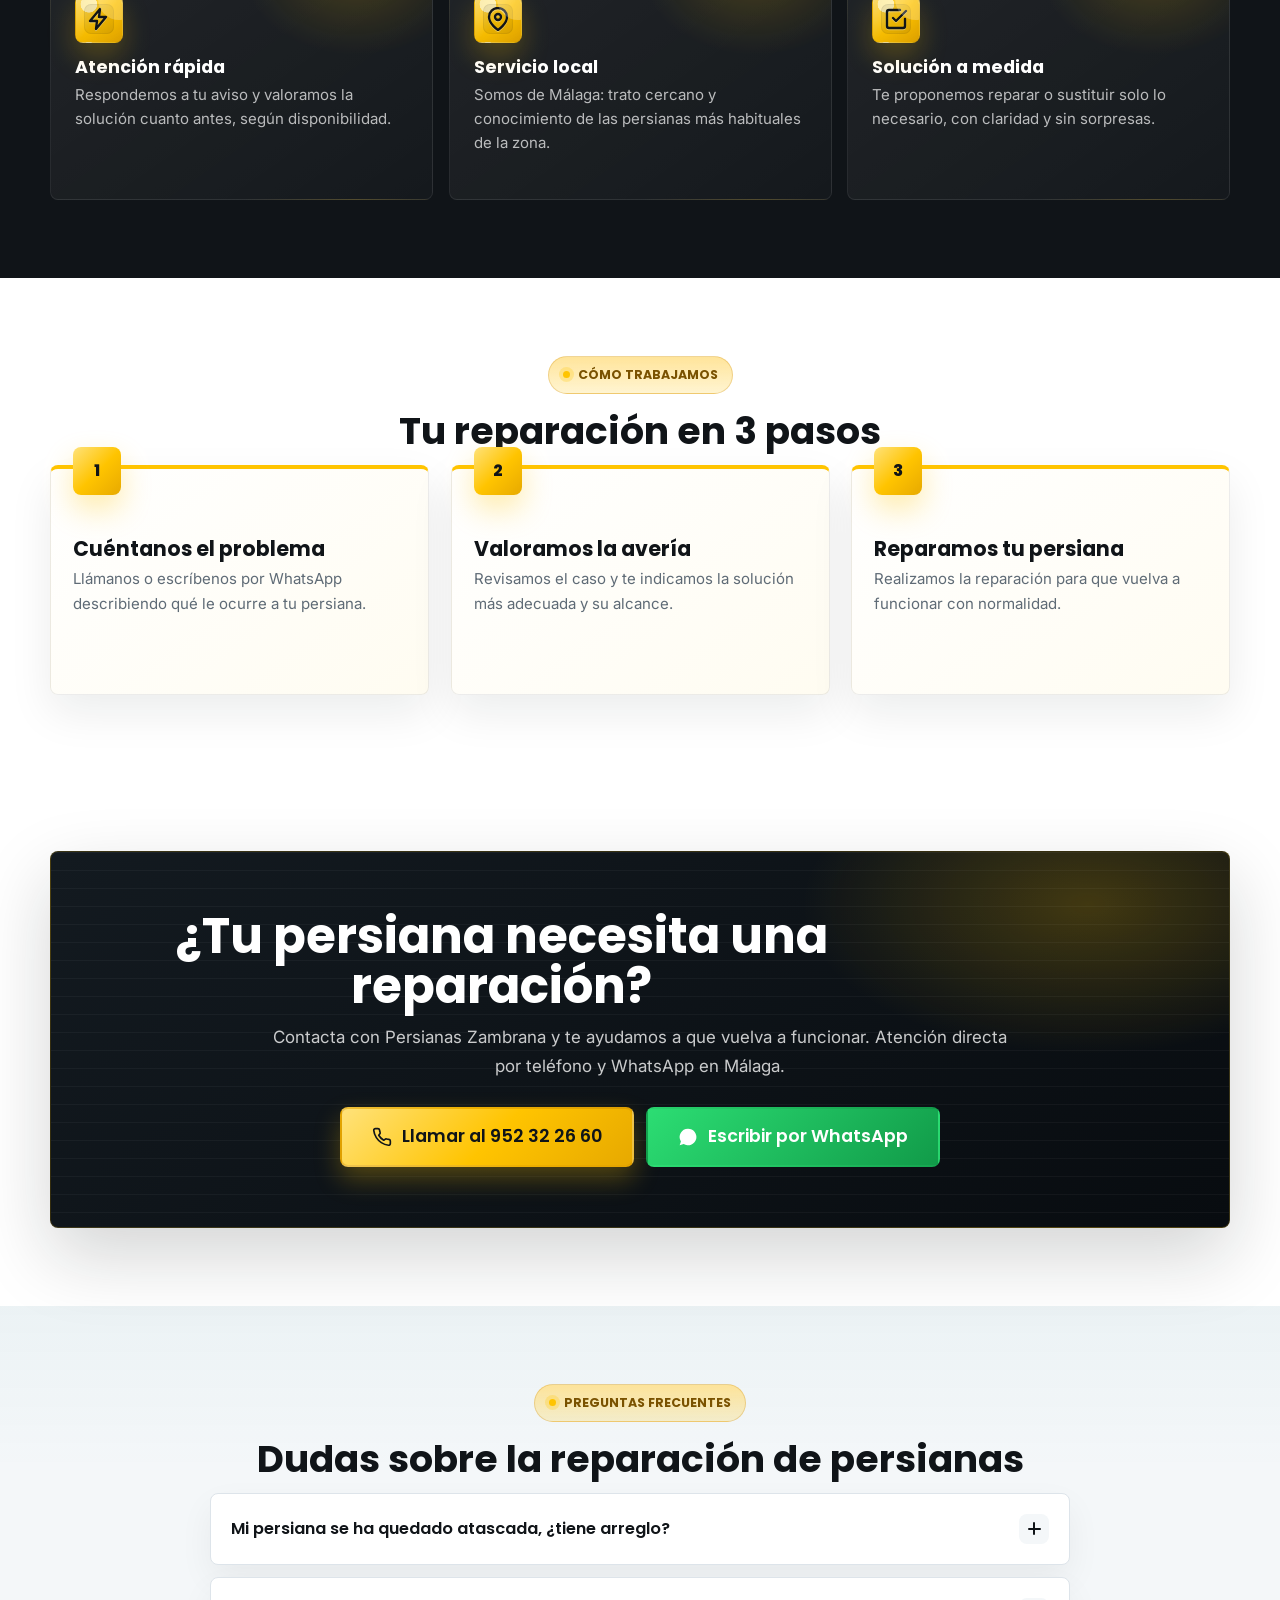
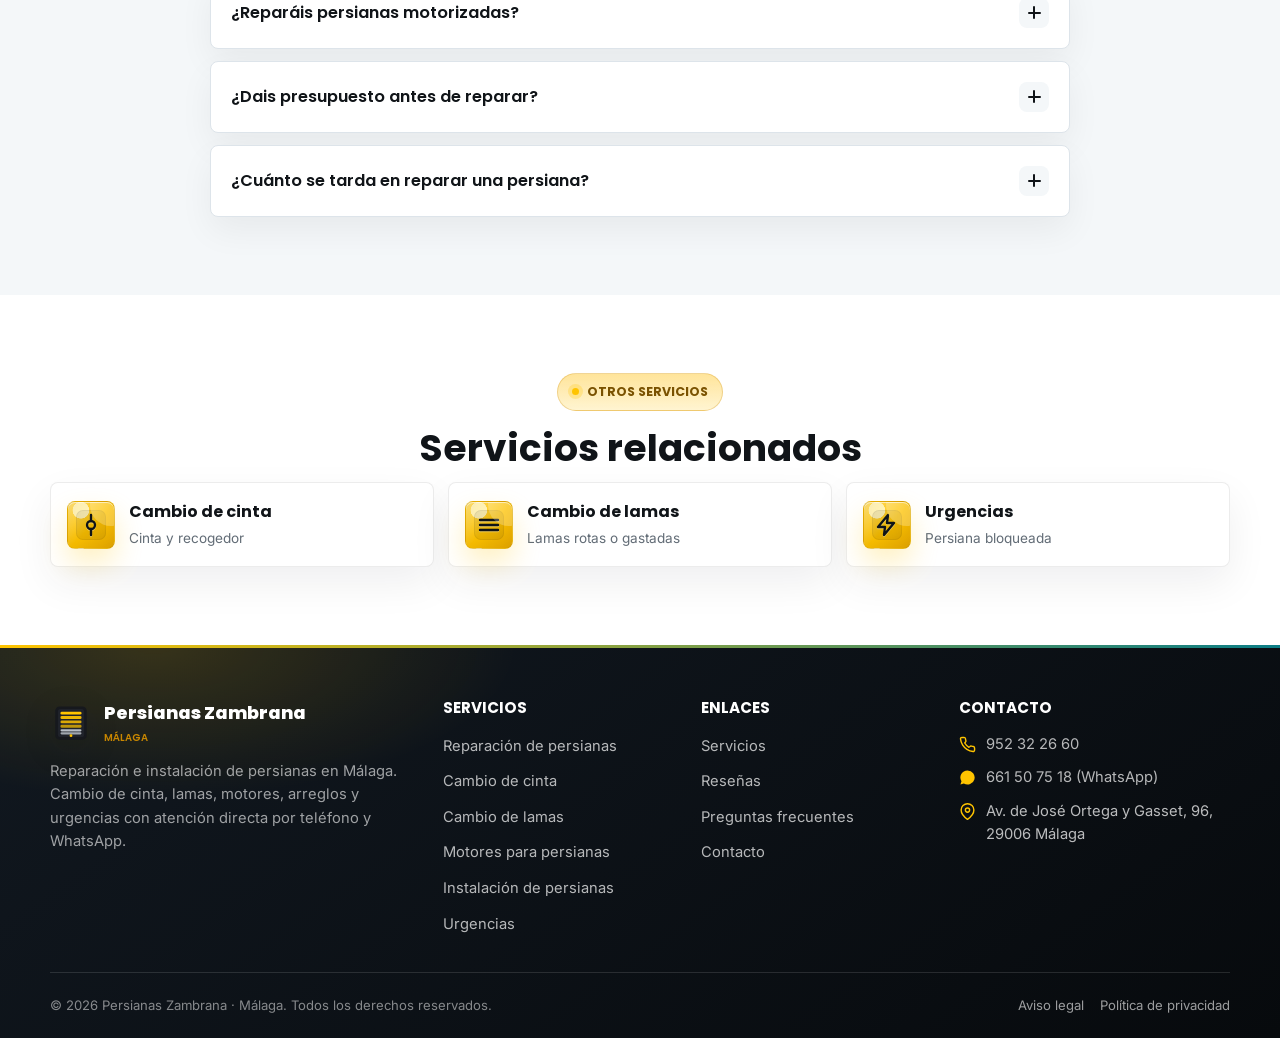
<file: reparacion-persianas-malaga.html>
<!DOCTYPE html>
<html lang="es">
<head>
  <script>(function(){if(sessionStorage.getItem("pz_nav")==="1"){sessionStorage.removeItem("pz_nav");document.documentElement.classList.add("pz-nav-entrando");}})();</script>
  <meta charset="UTF-8">
  <meta name="viewport" content="width=device-width, initial-scale=1.0">

  <!-- ============ SEO ============ -->
  <title>Reparación de persianas en Málaga | Persianas Zambrana</title>
  <meta name="description" content="Reparación de persianas en Málaga. Atascos, persianas que no suben o bajan y mecanismos dañados con valoración clara por teléfono o WhatsApp.">
  <meta name="keywords" content="reparación de persianas Málaga, persiana atascada Málaga, persianista Málaga, arreglo persianas Málaga">
  <link rel="canonical" href="./reparacion-persianas-malaga.html">
  <meta name="theme-color" content="#16181D">
  <meta property="og:type" content="website">
  <meta property="og:title" content="Reparación de persianas en Málaga | Persianas Zambrana">
  <meta property="og:description" content="Persianas atascadas, que no suben o no bajan y mecanismos dañados. Reparación de persianas en Málaga.">
  <meta property="og:image" content="assets/hero-reparacion.jpg">
  <link rel="icon" type="image/svg+xml" href="assets/favicon.svg">
  <link rel="preconnect" href="https://fonts.googleapis.com">
  <link rel="preconnect" href="https://fonts.gstatic.com" crossorigin>
  <link href="https://fonts.googleapis.com/css2?family=Inter:wght@400;500;600&family=Poppins:wght@500;600;700;800&display=swap" rel="stylesheet">
  <link rel="stylesheet" href="styles.css">
</head>
<body>

  <!-- TOPBAR -->
  <div class="topbar">
    <div class="contenedor">
      <a href="tel:952322660"><svg viewBox="0 0 24 24" fill="none" stroke="currentColor" stroke-width="2" stroke-linecap="round" stroke-linejoin="round"><path d="M22 16.9v3a2 2 0 0 1-2.2 2 19.8 19.8 0 0 1-8.6-3.1 19.5 19.5 0 0 1-6-6 19.8 19.8 0 0 1-3.1-8.7A2 2 0 0 1 4.1 2h3a2 2 0 0 1 2 1.7c.1.9.3 1.8.6 2.7a2 2 0 0 1-.5 2.1L8.1 9.9a16 16 0 0 0 6 6l1.4-1.1a2 2 0 0 1 2.1-.5c.9.3 1.8.5 2.7.6a2 2 0 0 1 1.7 2z"/></svg> 952 32 26 60</a>
      <span class="topbar-sep">·</span>
      <span class="topbar-horario"><svg viewBox="0 0 24 24" fill="none" stroke="currentColor" stroke-width="2" stroke-linecap="round" stroke-linejoin="round"><circle cx="12" cy="12" r="9"/><path d="M12 7v5l3 2"/></svg> Atención en Málaga y alrededores</span>
    </div>
  </div>

  <!-- HEADER -->
  <header class="site-header">
    <div class="contenedor">
      <nav class="nav" aria-label="Navegación principal">
        <a href="index.html" class="logo" aria-label="Persianas Zambrana - Inicio">
          <img src="assets/logo.svg" alt=""><span>Persianas Zambrana<small>Málaga</small></span>
        </a>
        <ul class="nav-links" id="nav-links">
          <li><a href="index.html">Inicio</a></li>
          <li><a href="reparacion-persianas-malaga.html" class="activo">Reparación</a></li>
          <li><a href="cambio-cinta-persianas-malaga.html">Cambio de cinta</a></li>
          <li><a href="cambio-lamas-persianas-malaga.html">Cambio de lamas</a></li>
          <li><a href="motores-persianas-malaga.html">Motores</a></li>
          <li><a href="instalacion-persianas-malaga.html">Instalación</a></li>
          <li><a href="urgencias-persianas-malaga.html">Urgencias</a></li>
          <li class="nav-cta-movil">
            <a href="tel:952322660" class="btn btn-call">Llamar 952 32 26 60</a>
            <a href="https://wa.me/34661507518?text=Hola%2C%20he%20visto%20la%20web%20de%20Persianas%20Zambrana.%20Necesito%20presupuesto%20para%20reparar%20una%20persiana%20en%20M%C3%A1laga.%20%C2%BFPod%C3%A9is%20ayudarme%3F" class="btn btn-wa" target="_blank" rel="noopener">WhatsApp</a>
          </li>
        </ul>
        <div class="nav-acciones">
          <a href="tel:952322660" class="btn btn-call btn-call-header"><svg viewBox="0 0 24 24" fill="none" stroke="currentColor" stroke-width="2" stroke-linecap="round" stroke-linejoin="round"><path d="M22 16.9v3a2 2 0 0 1-2.2 2 19.8 19.8 0 0 1-8.6-3.1 19.5 19.5 0 0 1-6-6 19.8 19.8 0 0 1-3.1-8.7A2 2 0 0 1 4.1 2h3a2 2 0 0 1 2 1.7c.1.9.3 1.8.6 2.7a2 2 0 0 1-.5 2.1L8.1 9.9a16 16 0 0 0 6 6l1.4-1.1a2 2 0 0 1 2.1-.5c.9.3 1.8.5 2.7.6a2 2 0 0 1 1.7 2z"/></svg> <span class="txt">Llamar ahora</span></a>
          <button class="nav-toggle" id="nav-toggle" aria-label="Abrir menú" aria-controls="nav-links" aria-expanded="false"><span></span><span></span><span></span></button>
        </div>
      </nav>
    </div>
  </header>

  <main>
    <!-- HERO DE SERVICIO -->
    <section class="servicio-hero">
      <div class="contenedor">
        <nav class="breadcrumb" aria-label="Ruta de navegación"><a href="index.html">Inicio</a> <span>/</span> Reparación de persianas</nav>
        <div class="hero-grid" style="margin-top:18px">
          <div class="reveal">
            <span class="eyebrow">Reparación de persianas</span>
            <h1>Reparación de persianas en Málaga</h1>
            <p class="lead">Si tu persiana se atasca, pesa demasiado, no sube o no baja bien, revisamos el problema y te proponemos una reparación clara antes de tocar nada.</p>
            <div class="cta-grupo">
              <a href="tel:952322660" class="btn btn-call btn-grande"><svg viewBox="0 0 24 24" fill="none" stroke="currentColor" stroke-width="2" stroke-linecap="round" stroke-linejoin="round"><path d="M22 16.9v3a2 2 0 0 1-2.2 2 19.8 19.8 0 0 1-8.6-3.1 19.5 19.5 0 0 1-6-6 19.8 19.8 0 0 1-3.1-8.7A2 2 0 0 1 4.1 2h3a2 2 0 0 1 2 1.7c.1.9.3 1.8.6 2.7a2 2 0 0 1-.5 2.1L8.1 9.9a16 16 0 0 0 6 6l1.4-1.1a2 2 0 0 1 2.1-.5c.9.3 1.8.5 2.7.6a2 2 0 0 1 1.7 2z"/></svg> Llamar ahora</a>
              <a href="https://wa.me/34661507518?text=Hola%2C%20he%20visto%20la%20web%20de%20Persianas%20Zambrana.%20Necesito%20presupuesto%20para%20reparar%20una%20persiana%20en%20M%C3%A1laga.%20%C2%BFPod%C3%A9is%20ayudarme%3F" class="btn btn-wa btn-grande" target="_blank" rel="noopener"><svg viewBox="0 0 24 24" fill="currentColor"><path d="M17.5 14.4c-.3-.1-1.7-.8-1.9-.9-.3-.1-.5-.1-.7.1-.2.3-.7.9-.9 1.1-.2.2-.3.2-.6.1-.3-.1-1.2-.5-2.3-1.4-.9-.8-1.4-1.7-1.6-2-.2-.3 0-.5.1-.6.1-.1.3-.3.4-.5.1-.2.2-.3.3-.5.1-.2 0-.4 0-.5 0-.1-.7-1.6-.9-2.2-.2-.6-.5-.5-.7-.5h-.6c-.2 0-.5.1-.8.4-.3.3-1 1-1 2.5s1.1 2.9 1.2 3.1c.1.2 2.1 3.2 5.1 4.5.7.3 1.3.5 1.7.6.7.2 1.4.2 1.9.1.6-.1 1.7-.7 1.9-1.4.2-.7.2-1.2.2-1.4-.1-.1-.3-.2-.6-.3z"/><path d="M12 2a10 10 0 0 0-8.5 15.3L2 22l4.8-1.5A10 10 0 1 0 12 2z"/></svg> WhatsApp</a>
            </div>
            <div class="mini-badges">
              <span class="badge"><span class="estrellas">★★★★★</span> 4,8/5 en Google</span>
              <span class="badge"><svg viewBox="0 0 24 24" fill="none" stroke="currentColor" stroke-width="2" stroke-linecap="round" stroke-linejoin="round"><path d="M21 10c0 7-9 13-9 13s-9-6-9-13a9 9 0 0 1 18 0z"/><circle cx="12" cy="10" r="3"/></svg> Atención en Málaga</span>
            </div>
          </div>
          <div class="hero-media servicio-media reveal d1">
            <img src="assets/hero-reparacion.jpg" alt="Técnico reparando una persiana en una vivienda de Málaga" width="1448" height="1086" fetchpriority="high">
            <span class="hero-lamas" aria-hidden="true"></span>
            <div class="hero-card hero-card--rating" aria-label="Valoración de Persianas Zambrana en Google">
              <strong>4,8</strong>
              <span><span class="estrellas">★★★★★</span><small>+400 reseñas en Google</small></span>
            </div>
            <div class="hero-card hero-card--servicio">
              <span class="dot"></span>
              <span>Reparación local en Málaga</span>
            </div>
          </div>
        </div>
      </div>
    </section>

    <section class="home-strip service-strip" aria-label="Resumen del servicio">
      <div class="contenedor strip-grid">
        <div><span>01</span><b>Nos cuentas la avería</b><small>Atasco, cinta, eje, lamas o mecanismo.</small></div>
        <div><span>02</span><b>Revisamos la persiana</b><small>Detectamos la causa antes de actuar.</small></div>
        <div><span>03</span><b>Solución clara</b><small>Reparación práctica con trato directo.</small></div>
      </div>
    </section>

    <section class="section service-proof-section">
      <div class="contenedor service-proof-grid">
        <article class="service-proof-card reveal"><span>Diagnóstico</span><h2>Primero localizamos el origen real del fallo</h2><p>Una persiana puede atascarse por cinta, eje, lama desplazada, recogedor o motor. Revisarlo bien evita cambiar piezas sin necesidad.</p></article>
        <article class="service-proof-card reveal d1"><span>Criterio</span><h2>Reparamos lo que tiene sentido reparar</h2><p>Si basta con ajustar o sustituir una pieza, se hace. Si la persiana está demasiado dañada, te explicamos la alternativa.</p></article>
        <article class="service-proof-card reveal d2"><span>Comprobación</span><h2>La dejamos probada antes de marcharnos</h2><p>Subida, bajada, cierre y recorrido deben quedar correctos para que vuelvas a usarla con tranquilidad.</p></article>
      </div>
    </section>

    <!-- EXPLICACIÓN DEL SERVICIO -->
    <section class="section">
      <div class="contenedor prosa reveal" style="margin-inline:auto">
        <span class="eyebrow">El servicio</span>
        <h2>¿En qué consiste la reparación de persianas?</h2>
        <p>Con el uso diario y el paso del tiempo, las persianas pueden empezar a fallar: se atascan, cuesta subirlas o bajarlas, hacen ruido o se quedan bloqueadas a media altura. En Persianas Zambrana nos dedicamos a <b>diagnosticar y reparar este tipo de averías</b> en persianas de viviendas, locales y comercios de Málaga.</p>
        <p>Revisamos el estado de la cinta, el recogedor, las lamas y el mecanismo interno para identificar el origen del problema y proponerte la solución más práctica, ya sea un ajuste, una reparación o la sustitución de una pieza concreta.</p>
        <ul class="check">
          <li><svg viewBox="0 0 24 24" fill="none" stroke="currentColor" stroke-width="2" stroke-linecap="round" stroke-linejoin="round"><path d="M20 6 9 17l-5-5"/></svg> Persianas de cinta, cordón y motorizadas.</li>
          <li><svg viewBox="0 0 24 24" fill="none" stroke="currentColor" stroke-width="2" stroke-linecap="round" stroke-linejoin="round"><path d="M20 6 9 17l-5-5"/></svg> Viviendas, locales y comercios.</li>
          <li><svg viewBox="0 0 24 24" fill="none" stroke="currentColor" stroke-width="2" stroke-linecap="round" stroke-linejoin="round"><path d="M20 6 9 17l-5-5"/></svg> Valoración del problema antes de intervenir.</li>
        </ul>
      </div>
    </section>

    <!-- PROBLEMAS QUE RESUELVE -->
    <section class="section section--gris">
      <div class="contenedor">
        <div class="text-center"><span class="eyebrow">Problemas que resolvemos</span><h2 class="seccion-titulo">Averías frecuentes en persianas</h2><p class="seccion-intro">Si te identificas con alguno de estos casos, podemos ayudarte.</p></div>
        <div class="problemas-grid">
          <div class="problema reveal"><svg viewBox="0 0 24 24" fill="none" stroke="currentColor" stroke-width="2" stroke-linecap="round" stroke-linejoin="round"><path d="m13 2-10 12h7l-1 8 10-12h-7l1-8z"/></svg><p><b>Persiana atascada</b> que se ha quedado bloqueada y no se mueve.</p></div>
          <div class="problema reveal d1"><svg viewBox="0 0 24 24" fill="none" stroke="currentColor" stroke-width="2" stroke-linecap="round" stroke-linejoin="round"><path d="M12 19V5M5 12l7-7 7 7"/></svg><p><b>No sube</b> o se queda a media altura al intentar recogerla.</p></div>
          <div class="problema reveal d2"><svg viewBox="0 0 24 24" fill="none" stroke="currentColor" stroke-width="2" stroke-linecap="round" stroke-linejoin="round"><path d="M12 5v14M19 12l-7 7-7-7"/></svg><p><b>No baja</b> correctamente o se queda enganchada.</p></div>
          <div class="problema reveal"><svg viewBox="0 0 24 24" fill="none" stroke="currentColor" stroke-width="2" stroke-linecap="round" stroke-linejoin="round"><circle cx="12" cy="12" r="3"/><path d="M19.4 15a1.6 1.6 0 0 0 .3 1.8l.1.1a2 2 0 1 1-2.8 2.8l-.1-.1a1.6 1.6 0 0 0-2.7 1.1V21a2 2 0 0 1-4 0v-.1A1.6 1.6 0 0 0 6 19.4a1.6 1.6 0 0 0-1.8.3l-.1.1a2 2 0 1 1-2.8-2.8l.1-.1A1.6 1.6 0 0 0 2.6 14H2a2 2 0 0 1 0-4h.1A1.6 1.6 0 0 0 4.6 8.4l-.1-.1a2 2 0 1 1 2.8-2.8l.1.1A1.6 1.6 0 0 0 10 4.6V4a2 2 0 0 1 4 0v.1a1.6 1.6 0 0 0 2.7 1.1l.1-.1a2 2 0 1 1 2.8 2.8l-.1.1a1.6 1.6 0 0 0 1.1 2.7H22a2 2 0 0 1 0 4h-.1a1.6 1.6 0 0 0-1.5 1z"/></svg><p><b>Mecanismo dañado</b> o desgastado que impide el uso normal.</p></div>
          <div class="problema reveal d1"><svg viewBox="0 0 24 24" fill="none" stroke="currentColor" stroke-width="2" stroke-linecap="round" stroke-linejoin="round"><path d="M3 7h18M3 12h18M3 17h18"/></svg><p><b>Ruidos o roces</b> al subir y bajar que indican un mal funcionamiento.</p></div>
          <div class="problema reveal d2"><svg viewBox="0 0 24 24" fill="none" stroke="currentColor" stroke-width="2" stroke-linecap="round" stroke-linejoin="round"><path d="M12 2v6M12 16v6"/><circle cx="12" cy="12" r="4"/></svg><p><b>Cinta o recogedor</b> que han dejado de funcionar bien.</p></div>
        </div>
      </div>
    </section>

    <!-- BENEFICIOS -->
    <section class="section section--oscura">
      <div class="contenedor">
        <div class="text-center"><span class="eyebrow">Beneficios</span><h2 class="seccion-titulo">¿Por qué reparar con Persianas Zambrana?</h2></div>
        <div class="beneficios-grid">
          <div class="beneficio reveal"><span class="ico"><svg viewBox="0 0 24 24" fill="none" stroke="currentColor" stroke-width="2" stroke-linecap="round" stroke-linejoin="round"><path d="m13 2-10 12h7l-1 8 10-12h-7l1-8z"/></svg></span><h3>Atención rápida</h3><p>Respondemos a tu aviso y valoramos la solución cuanto antes, según disponibilidad.</p></div>
          <div class="beneficio reveal d1"><span class="ico"><svg viewBox="0 0 24 24" fill="none" stroke="currentColor" stroke-width="2" stroke-linecap="round" stroke-linejoin="round"><path d="M21 10c0 7-9 13-9 13s-9-6-9-13a9 9 0 0 1 18 0z"/><circle cx="12" cy="10" r="3"/></svg></span><h3>Servicio local</h3><p>Somos de Málaga: trato cercano y conocimiento de las persianas más habituales de la zona.</p></div>
          <div class="beneficio reveal d2"><span class="ico"><svg viewBox="0 0 24 24" fill="none" stroke="currentColor" stroke-width="2" stroke-linecap="round" stroke-linejoin="round"><path d="M9 11l3 3L22 4"/><path d="M21 12v7a2 2 0 0 1-2 2H5a2 2 0 0 1-2-2V5a2 2 0 0 1 2-2h11"/></svg></span><h3>Solución a medida</h3><p>Te proponemos reparar o sustituir solo lo necesario, con claridad y sin sorpresas.</p></div>
        </div>
      </div>
    </section>

    <!-- PROCESO -->
    <section class="section">
      <div class="contenedor">
        <div class="text-center"><span class="eyebrow">Cómo trabajamos</span><h2 class="seccion-titulo">Tu reparación en 3 pasos</h2></div>
        <div class="pasos">
          <div class="paso reveal"><h3>Cuéntanos el problema</h3><p>Llámanos o escríbenos por WhatsApp describiendo qué le ocurre a tu persiana.</p></div>
          <div class="paso reveal d1"><h3>Valoramos la avería</h3><p>Revisamos el caso y te indicamos la solución más adecuada y su alcance.</p></div>
          <div class="paso reveal d2"><h3>Reparamos tu persiana</h3><p>Realizamos la reparación para que vuelva a funcionar con normalidad.</p></div>
        </div>
      </div>
    </section>

    <!-- CTA FUERTE -->
    <section class="section">
      <div class="contenedor">
        <div class="cta-fuerte reveal">
          <h2>¿Tu persiana necesita una reparación?</h2>
          <p>Contacta con Persianas Zambrana y te ayudamos a que vuelva a funcionar. Atención directa por teléfono y WhatsApp en Málaga.</p>
          <div class="cta-grupo">
            <a href="tel:952322660" class="btn btn-call btn-grande"><svg viewBox="0 0 24 24" fill="none" stroke="currentColor" stroke-width="2" stroke-linecap="round" stroke-linejoin="round"><path d="M22 16.9v3a2 2 0 0 1-2.2 2 19.8 19.8 0 0 1-8.6-3.1 19.5 19.5 0 0 1-6-6 19.8 19.8 0 0 1-3.1-8.7A2 2 0 0 1 4.1 2h3a2 2 0 0 1 2 1.7c.1.9.3 1.8.6 2.7a2 2 0 0 1-.5 2.1L8.1 9.9a16 16 0 0 0 6 6l1.4-1.1a2 2 0 0 1 2.1-.5c.9.3 1.8.5 2.7.6a2 2 0 0 1 1.7 2z"/></svg> Llamar al 952 32 26 60</a>
            <a href="https://wa.me/34661507518?text=Hola%2C%20he%20visto%20la%20web%20de%20Persianas%20Zambrana.%20Necesito%20presupuesto%20para%20reparar%20una%20persiana%20en%20M%C3%A1laga.%20%C2%BFPod%C3%A9is%20ayudarme%3F" class="btn btn-wa btn-grande" target="_blank" rel="noopener"><svg viewBox="0 0 24 24" fill="currentColor"><path d="M17.5 14.4c-.3-.1-1.7-.8-1.9-.9-.3-.1-.5-.1-.7.1-.2.3-.7.9-.9 1.1-.2.2-.3.2-.6.1-.3-.1-1.2-.5-2.3-1.4-.9-.8-1.4-1.7-1.6-2-.2-.3 0-.5.1-.6.1-.1.3-.3.4-.5.1-.2.2-.3.3-.5.1-.2 0-.4 0-.5 0-.1-.7-1.6-.9-2.2-.2-.6-.5-.5-.7-.5h-.6c-.2 0-.5.1-.8.4-.3.3-1 1-1 2.5s1.1 2.9 1.2 3.1c.1.2 2.1 3.2 5.1 4.5.7.3 1.3.5 1.7.6.7.2 1.4.2 1.9.1.6-.1 1.7-.7 1.9-1.4.2-.7.2-1.2.2-1.4-.1-.1-.3-.2-.6-.3z"/><path d="M12 2a10 10 0 0 0-8.5 15.3L2 22l4.8-1.5A10 10 0 1 0 12 2z"/></svg> Escribir por WhatsApp</a>
          </div>
        </div>
      </div>
    </section>

    <!-- FAQ DEL SERVICIO -->
    <section class="section section--gris">
      <div class="contenedor">
        <div class="text-center"><span class="eyebrow">Preguntas frecuentes</span><h2 class="seccion-titulo">Dudas sobre la reparación de persianas</h2></div>
        <div class="faq-lista">
          <div class="faq-item"><button class="faq-pregunta">Mi persiana se ha quedado atascada, ¿tiene arreglo? <span class="mas"></span></button><div class="faq-respuesta"><p>En la mayoría de casos sí. Una persiana atascada suele deberse a la cinta, al recogedor o al mecanismo. Lo valoramos y te indicamos la mejor solución.</p></div></div>
          <div class="faq-item"><button class="faq-pregunta">¿Reparáis persianas motorizadas? <span class="mas"></span></button><div class="faq-respuesta"><p>Sí, trabajamos tanto con persianas manuales como motorizadas. Cuéntanos el problema y te orientamos.</p></div></div>
          <div class="faq-item"><button class="faq-pregunta">¿Dais presupuesto antes de reparar? <span class="mas"></span></button><div class="faq-respuesta"><p>Sí. Valoramos la avería y te explicamos la solución propuesta antes de intervenir, para que decidas con claridad.</p></div></div>
          <div class="faq-item"><button class="faq-pregunta">¿Cuánto se tarda en reparar una persiana? <span class="mas"></span></button><div class="faq-respuesta"><p>Depende del tipo de avería. Muchas reparaciones se resuelven en una sola visita, aunque algunas pueden requerir sustituir piezas concretas.</p></div></div>
        </div>
      </div>
    </section>

    <!-- SERVICIOS RELACIONADOS -->
    <section class="section">
      <div class="contenedor">
        <div class="text-center"><span class="eyebrow">Otros servicios</span><h2 class="seccion-titulo">Servicios relacionados</h2></div>
        <div class="relacionados-grid">
          <a class="relacionado reveal" href="cambio-cinta-persianas-malaga.html"><span class="ico"><svg viewBox="0 0 24 24" fill="none" stroke="currentColor" stroke-width="2" stroke-linecap="round" stroke-linejoin="round"><path d="M12 2v6M12 16v6"/><circle cx="12" cy="12" r="4"/></svg></span><div><b>Cambio de cinta</b><small>Cinta y recogedor</small></div><span class="flecha"><svg viewBox="0 0 24 24" fill="none" stroke="currentColor" stroke-width="2" stroke-linecap="round" stroke-linejoin="round"><path d="M5 12h14M13 6l6 6-6 6"/></svg></span></a>
          <a class="relacionado reveal d1" href="cambio-lamas-persianas-malaga.html"><span class="ico"><svg viewBox="0 0 24 24" fill="none" stroke="currentColor" stroke-width="2" stroke-linecap="round" stroke-linejoin="round"><path d="M3 7h18M3 12h18M3 17h18"/></svg></span><div><b>Cambio de lamas</b><small>Lamas rotas o gastadas</small></div><span class="flecha"><svg viewBox="0 0 24 24" fill="none" stroke="currentColor" stroke-width="2" stroke-linecap="round" stroke-linejoin="round"><path d="M5 12h14M13 6l6 6-6 6"/></svg></span></a>
          <a class="relacionado reveal d2" href="urgencias-persianas-malaga.html"><span class="ico"><svg viewBox="0 0 24 24" fill="none" stroke="currentColor" stroke-width="2" stroke-linecap="round" stroke-linejoin="round"><path d="m13 2-10 12h7l-1 8 10-12h-7l1-8z"/></svg></span><div><b>Urgencias</b><small>Persiana bloqueada</small></div><span class="flecha"><svg viewBox="0 0 24 24" fill="none" stroke="currentColor" stroke-width="2" stroke-linecap="round" stroke-linejoin="round"><path d="M5 12h14M13 6l6 6-6 6"/></svg></span></a>
        </div>
      </div>
    </section>
  </main>

  <!-- FOOTER -->
  <footer class="site-footer">
    <div class="contenedor">
      <div class="footer-grid">
        <div class="footer-col">
          <a href="index.html" class="logo"><img src="assets/logo.svg" alt=""><span>Persianas Zambrana<small>Málaga</small></span></a>
          <p>Reparación e instalación de persianas en Málaga. Cambio de cinta, lamas, motores, arreglos y urgencias con atención directa por teléfono y WhatsApp.</p>
        </div>
        <div class="footer-col"><h4>Servicios</h4><ul>
          <li><a href="reparacion-persianas-malaga.html">Reparación de persianas</a></li>
          <li><a href="cambio-cinta-persianas-malaga.html">Cambio de cinta</a></li>
          <li><a href="cambio-lamas-persianas-malaga.html">Cambio de lamas</a></li>
          <li><a href="motores-persianas-malaga.html">Motores para persianas</a></li>
          <li><a href="instalacion-persianas-malaga.html">Instalación de persianas</a></li>
          <li><a href="urgencias-persianas-malaga.html">Urgencias</a></li>
        </ul></div>
        <div class="footer-col"><h4>Enlaces</h4><ul>
          <li><a href="index.html#servicios">Servicios</a></li>
          <li><a href="index.html#resenas">Reseñas</a></li>
          <li><a href="index.html#faq">Preguntas frecuentes</a></li>
          <li><a href="index.html#contacto">Contacto</a></li>
        </ul></div>
        <div class="footer-col"><h4>Contacto</h4><ul class="footer-contacto">
          <li><svg viewBox="0 0 24 24" fill="none" stroke="currentColor" stroke-width="2" stroke-linecap="round" stroke-linejoin="round"><path d="M22 16.9v3a2 2 0 0 1-2.2 2 19.8 19.8 0 0 1-8.6-3.1 19.5 19.5 0 0 1-6-6 19.8 19.8 0 0 1-3.1-8.7A2 2 0 0 1 4.1 2h3a2 2 0 0 1 2 1.7c.1.9.3 1.8.6 2.7a2 2 0 0 1-.5 2.1L8.1 9.9a16 16 0 0 0 6 6l1.4-1.1a2 2 0 0 1 2.1-.5c.9.3 1.8.5 2.7.6a2 2 0 0 1 1.7 2z"/></svg> <a href="tel:952322660">952 32 26 60</a></li>
          <li><svg viewBox="0 0 24 24" fill="currentColor"><path d="M12 2a10 10 0 0 0-8.5 15.3L2 22l4.8-1.5A10 10 0 1 0 12 2z"/></svg> <a href="https://wa.me/34661507518" target="_blank" rel="noopener">661 50 75 18 (WhatsApp)</a></li>
          <li><svg viewBox="0 0 24 24" fill="none" stroke="currentColor" stroke-width="2" stroke-linecap="round" stroke-linejoin="round"><path d="M21 10c0 7-9 13-9 13s-9-6-9-13a9 9 0 0 1 18 0z"/><circle cx="12" cy="10" r="3"/></svg> Av. de José Ortega y Gasset, 96, 29006 Málaga</li>
        </ul></div>
      </div>
      <div class="footer-bottom">
        <span>© <span data-anio>2026</span> Persianas Zambrana · Málaga. Todos los derechos reservados.</span>
        <span class="legal"><a href="aviso-legal.html">Aviso legal</a><a href="politica-privacidad.html">Política de privacidad</a></span>
      </div>
    </div>
  </footer>

  <!-- CTA FLOTANTE -->
  <div class="cta-flotante">
    <a href="tel:952322660" class="fl-call"><svg viewBox="0 0 24 24" fill="none" stroke="currentColor" stroke-width="2" stroke-linecap="round" stroke-linejoin="round"><path d="M22 16.9v3a2 2 0 0 1-2.2 2 19.8 19.8 0 0 1-8.6-3.1 19.5 19.5 0 0 1-6-6 19.8 19.8 0 0 1-3.1-8.7A2 2 0 0 1 4.1 2h3a2 2 0 0 1 2 1.7c.1.9.3 1.8.6 2.7a2 2 0 0 1-.5 2.1L8.1 9.9a16 16 0 0 0 6 6l1.4-1.1a2 2 0 0 1 2.1-.5c.9.3 1.8.5 2.7.6a2 2 0 0 1 1.7 2z"/></svg> Llamar</a>
    <a href="https://wa.me/34661507518?text=Hola%2C%20he%20visto%20la%20web%20de%20Persianas%20Zambrana.%20Necesito%20presupuesto%20para%20reparar%20una%20persiana%20en%20M%C3%A1laga.%20%C2%BFPod%C3%A9is%20ayudarme%3F" class="fl-wa" target="_blank" rel="noopener"><svg viewBox="0 0 24 24" fill="currentColor"><path d="M17.5 14.4c-.3-.1-1.7-.8-1.9-.9-.3-.1-.5-.1-.7.1-.2.3-.7.9-.9 1.1-.2.2-.3.2-.6.1-.3-.1-1.2-.5-2.3-1.4-.9-.8-1.4-1.7-1.6-2-.2-.3 0-.5.1-.6.1-.1.3-.3.4-.5.1-.2.2-.3.3-.5.1-.2 0-.4 0-.5 0-.1-.7-1.6-.9-2.2-.2-.6-.5-.5-.7-.5h-.6c-.2 0-.5.1-.8.4-.3.3-1 1-1 2.5s1.1 2.9 1.2 3.1c.1.2 2.1 3.2 5.1 4.5.7.3 1.3.5 1.7.6.7.2 1.4.2 1.9.1.6-.1 1.7-.7 1.9-1.4.2-.7.2-1.2.2-1.4-.1-.1-.3-.2-.6-.3z"/><path d="M12 2a10 10 0 0 0-8.5 15.3L2 22l4.8-1.5A10 10 0 1 0 12 2z"/></svg> WhatsApp</a>
  </div>
  <a href="https://wa.me/34661507518?text=Hola%2C%20he%20visto%20la%20web%20de%20Persianas%20Zambrana.%20Necesito%20presupuesto%20para%20reparar%20una%20persiana%20en%20M%C3%A1laga.%20%C2%BFPod%C3%A9is%20ayudarme%3F" class="wa-burbuja" target="_blank" rel="noopener" aria-label="Contactar por WhatsApp"><svg viewBox="0 0 24 24" fill="currentColor"><path d="M17.5 14.4c-.3-.1-1.7-.8-1.9-.9-.3-.1-.5-.1-.7.1-.2.3-.7.9-.9 1.1-.2.2-.3.2-.6.1-.3-.1-1.2-.5-2.3-1.4-.9-.8-1.4-1.7-1.6-2-.2-.3 0-.5.1-.6.1-.1.3-.3.4-.5.1-.2.2-.3.3-.5.1-.2 0-.4 0-.5 0-.1-.7-1.6-.9-2.2-.2-.6-.5-.5-.7-.5h-.6c-.2 0-.5.1-.8.4-.3.3-1 1-1 2.5s1.1 2.9 1.2 3.1c.1.2 2.1 3.2 5.1 4.5.7.3 1.3.5 1.7.6.7.2 1.4.2 1.9.1.6-.1 1.7-.7 1.9-1.4.2-.7.2-1.2.2-1.4-.1-.1-.3-.2-.6-.3z"/><path d="M12 2a10 10 0 0 0-8.5 15.3L2 22l4.8-1.5A10 10 0 1 0 12 2z"/></svg></a>

  <script src="script.js"></script>
</body>
</html>
</file>
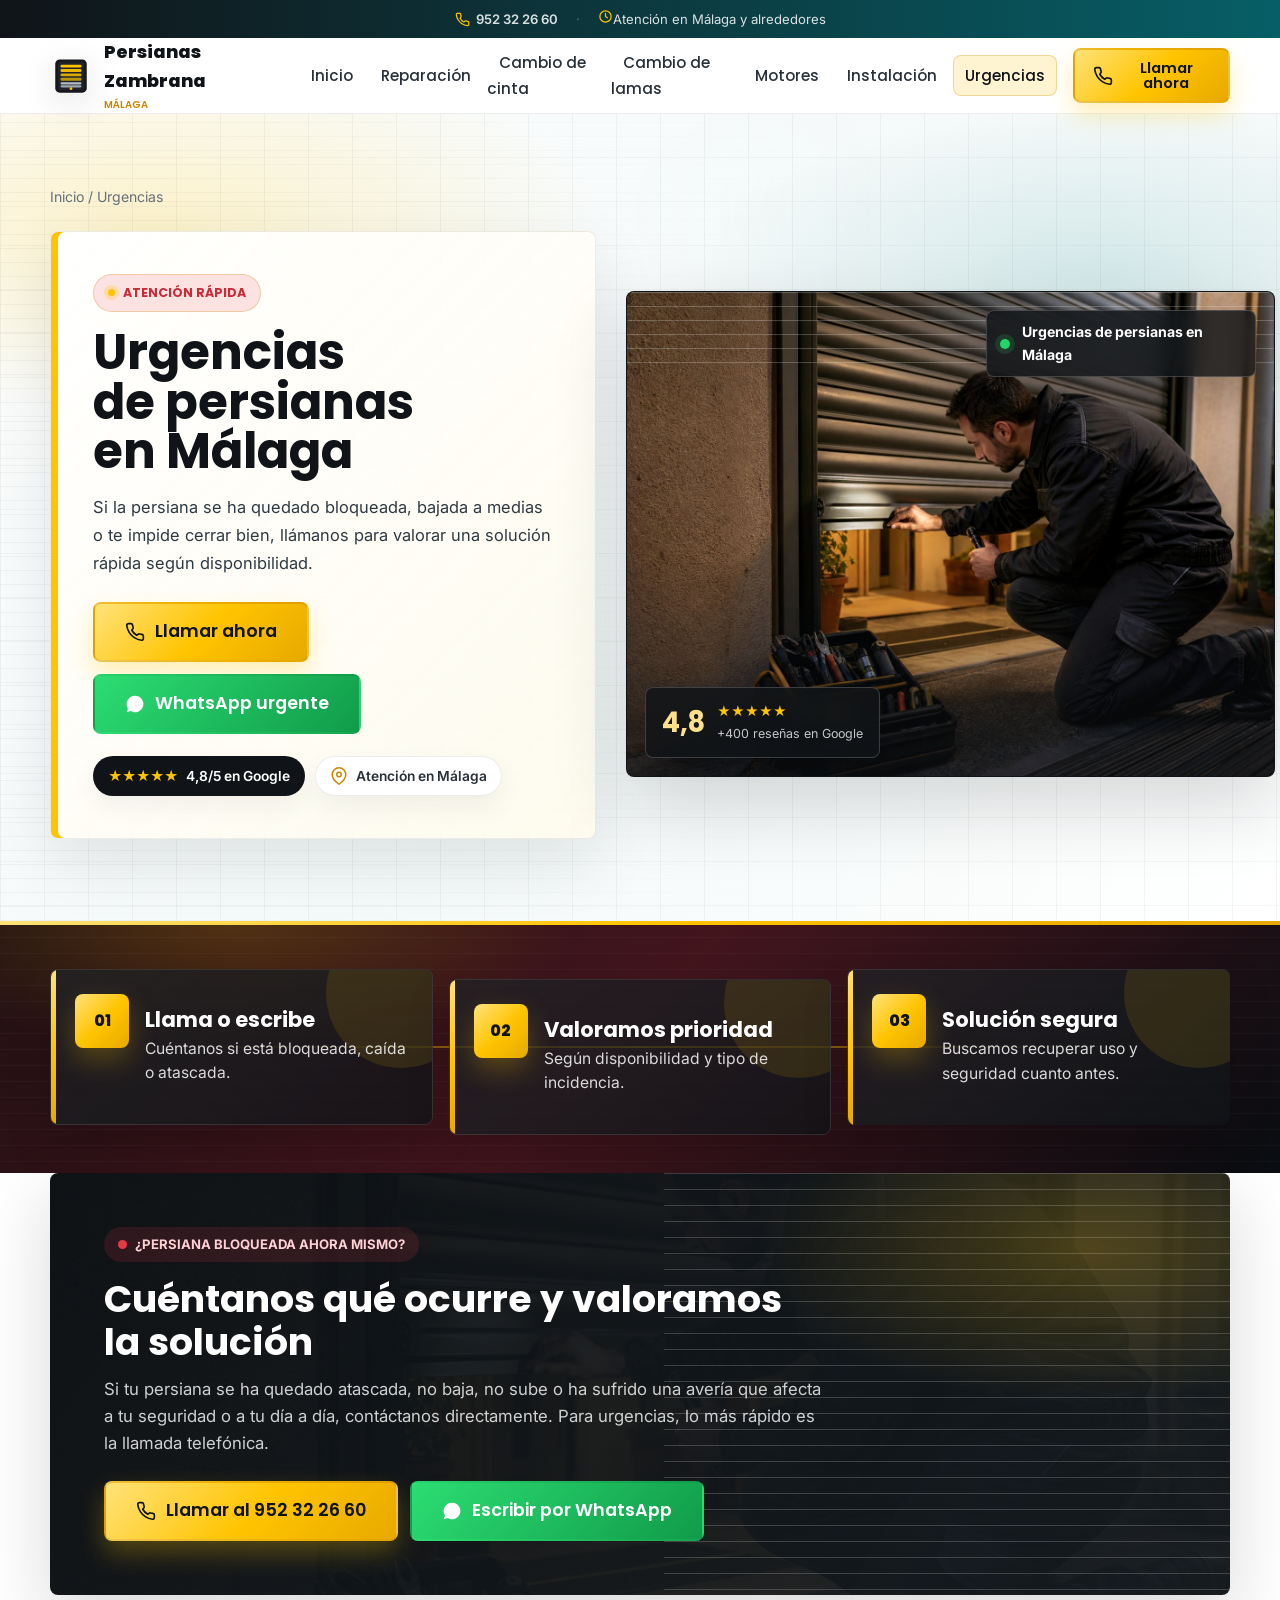
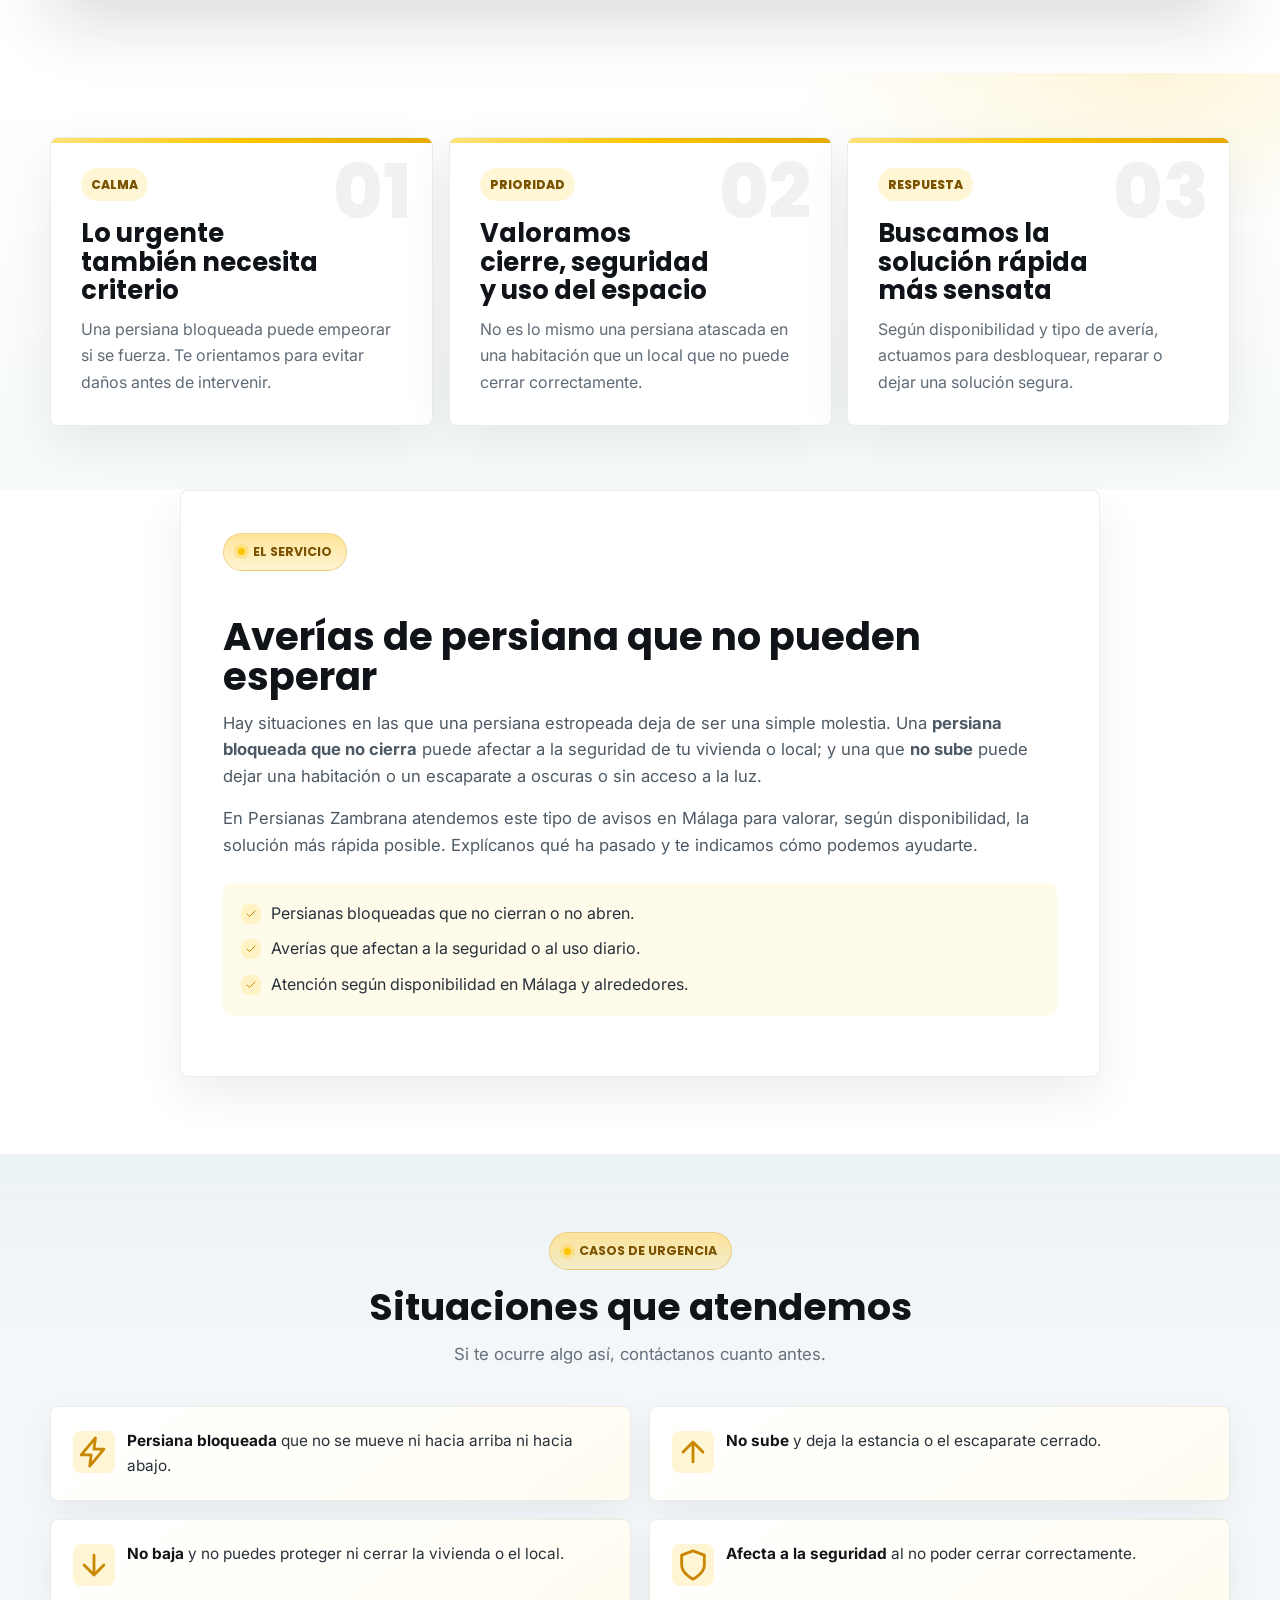
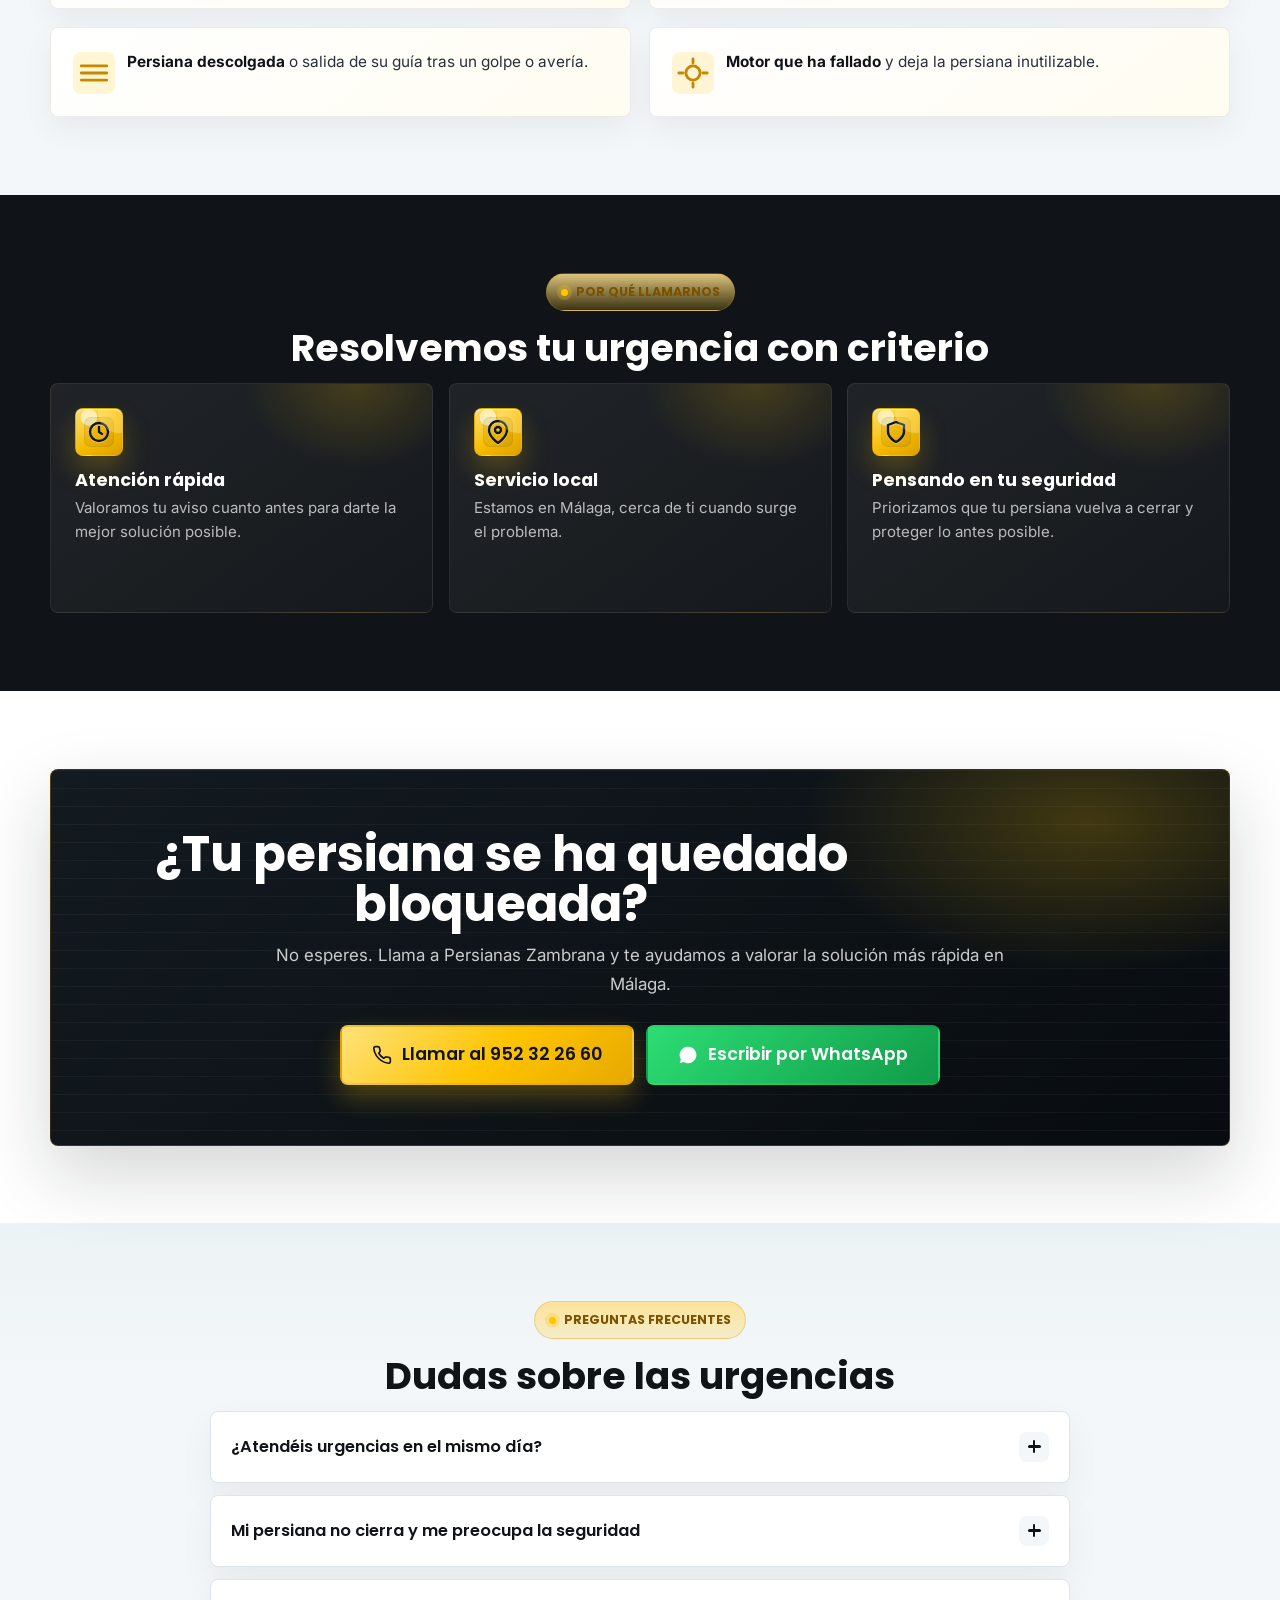
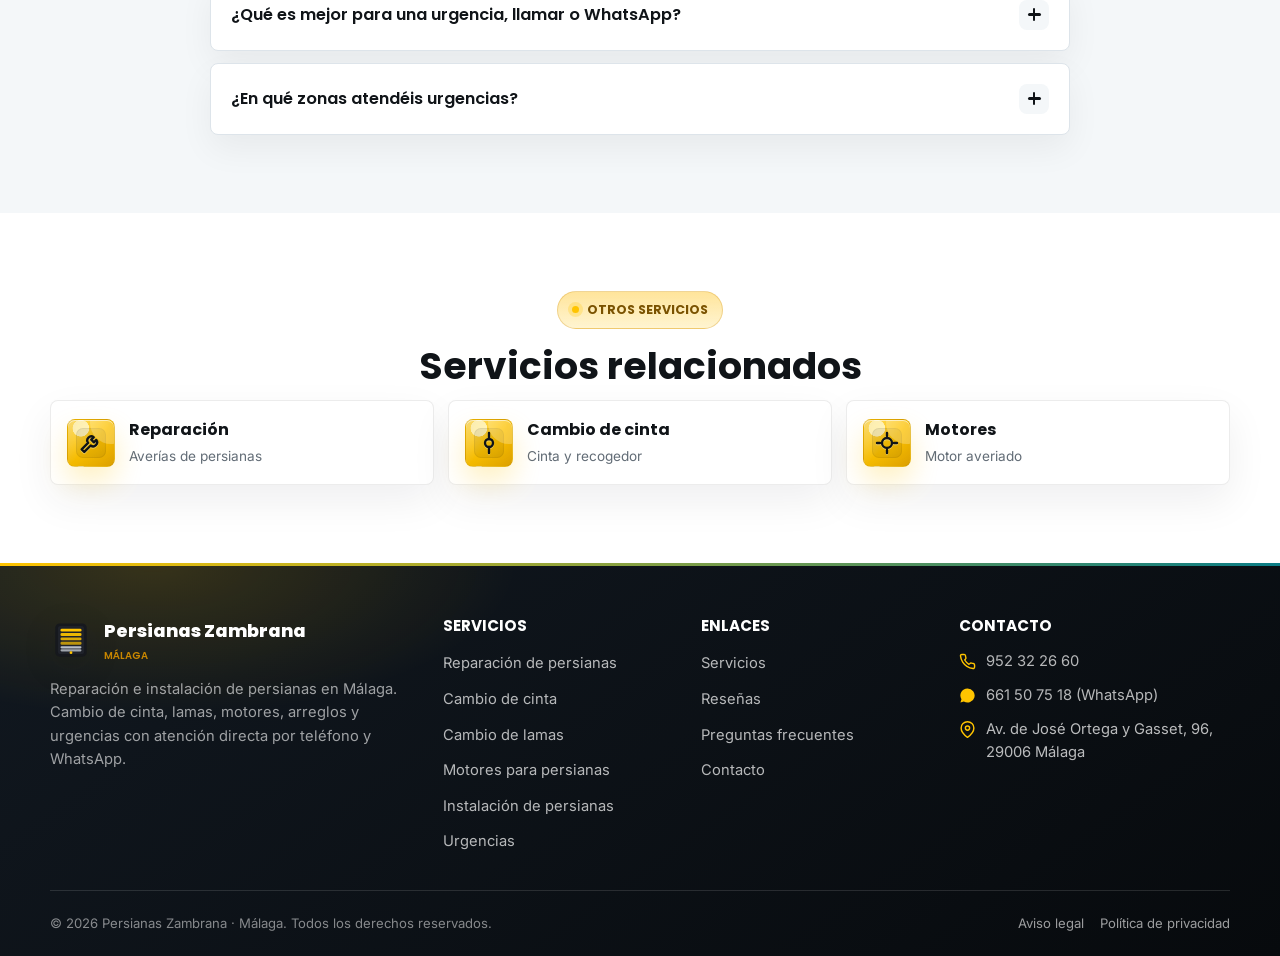
<file: urgencias-persianas-malaga.html>
<!DOCTYPE html>
<html lang="es">
<head>
  <script>(function(){if(sessionStorage.getItem("pz_nav")==="1"){sessionStorage.removeItem("pz_nav");document.documentElement.classList.add("pz-nav-entrando");}})();</script>
  <meta charset="UTF-8">
  <meta name="viewport" content="width=device-width, initial-scale=1.0">

  <!-- ============ SEO ============ -->
  <title>Urgencias de persianas en Málaga | Persianas Zambrana</title>
  <meta name="description" content="Urgencias de persianas en Málaga. Persiana bloqueada, atascada o bajada a medias: llama para valorar una solución rápida según disponibilidad.">
  <meta name="keywords" content="urgencias persianas Málaga, persiana bloqueada Málaga, persiana atascada Málaga, avería persiana Málaga">
  <link rel="canonical" href="./urgencias-persianas-malaga.html">
  <meta name="theme-color" content="#16181D">
  <meta property="og:type" content="website">
  <meta property="og:title" content="Urgencias de persianas en Málaga | Persianas Zambrana">
  <meta property="og:description" content="Persiana bloqueada, atascada o averiada que afecta a seguridad y uso diario. Urgencias de persianas en Málaga.">
  <meta property="og:image" content="assets/hero-urgencias.jpg">
  <link rel="icon" type="image/svg+xml" href="assets/favicon.svg">
  <link rel="preconnect" href="https://fonts.googleapis.com">
  <link rel="preconnect" href="https://fonts.gstatic.com" crossorigin>
  <link href="https://fonts.googleapis.com/css2?family=Inter:wght@400;500;600&family=Poppins:wght@500;600;700;800&display=swap" rel="stylesheet">
  <link rel="stylesheet" href="styles.css">
</head>
<body>

  <!-- TOPBAR -->
  <div class="topbar">
    <div class="contenedor">
      <a href="tel:952322660"><svg viewBox="0 0 24 24" fill="none" stroke="currentColor" stroke-width="2" stroke-linecap="round" stroke-linejoin="round"><path d="M22 16.9v3a2 2 0 0 1-2.2 2 19.8 19.8 0 0 1-8.6-3.1 19.5 19.5 0 0 1-6-6 19.8 19.8 0 0 1-3.1-8.7A2 2 0 0 1 4.1 2h3a2 2 0 0 1 2 1.7c.1.9.3 1.8.6 2.7a2 2 0 0 1-.5 2.1L8.1 9.9a16 16 0 0 0 6 6l1.4-1.1a2 2 0 0 1 2.1-.5c.9.3 1.8.5 2.7.6a2 2 0 0 1 1.7 2z"/></svg> 952 32 26 60</a>
      <span class="topbar-sep">·</span>
      <span class="topbar-horario"><svg viewBox="0 0 24 24" fill="none" stroke="currentColor" stroke-width="2" stroke-linecap="round" stroke-linejoin="round"><circle cx="12" cy="12" r="9"/><path d="M12 7v5l3 2"/></svg> Atención en Málaga y alrededores</span>
    </div>
  </div>

  <!-- HEADER -->
  <header class="site-header">
    <div class="contenedor">
      <nav class="nav" aria-label="Navegación principal">
        <a href="index.html" class="logo" aria-label="Persianas Zambrana - Inicio"><img src="assets/logo.svg" alt=""><span>Persianas Zambrana<small>Málaga</small></span></a>
        <ul class="nav-links" id="nav-links">
          <li><a href="index.html">Inicio</a></li>
          <li><a href="reparacion-persianas-malaga.html">Reparación</a></li>
          <li><a href="cambio-cinta-persianas-malaga.html">Cambio de cinta</a></li>
          <li><a href="cambio-lamas-persianas-malaga.html">Cambio de lamas</a></li>
          <li><a href="motores-persianas-malaga.html">Motores</a></li>
          <li><a href="instalacion-persianas-malaga.html">Instalación</a></li>
          <li><a href="urgencias-persianas-malaga.html" class="activo">Urgencias</a></li>
          <li class="nav-cta-movil">
            <a href="tel:952322660" class="btn btn-call">Llamar 952 32 26 60</a>
            <a href="https://wa.me/34661507518?text=Hola%2C%20tengo%20una%20urgencia%20con%20una%20persiana%20en%20M%C3%A1laga%20(atascada%2Fbloqueada).%20%C2%BFPod%C3%A9is%20ayudarme%3F" class="btn btn-wa" target="_blank" rel="noopener">WhatsApp</a>
          </li>
        </ul>
        <div class="nav-acciones">
          <a href="tel:952322660" class="btn btn-call btn-call-header"><svg viewBox="0 0 24 24" fill="none" stroke="currentColor" stroke-width="2" stroke-linecap="round" stroke-linejoin="round"><path d="M22 16.9v3a2 2 0 0 1-2.2 2 19.8 19.8 0 0 1-8.6-3.1 19.5 19.5 0 0 1-6-6 19.8 19.8 0 0 1-3.1-8.7A2 2 0 0 1 4.1 2h3a2 2 0 0 1 2 1.7c.1.9.3 1.8.6 2.7a2 2 0 0 1-.5 2.1L8.1 9.9a16 16 0 0 0 6 6l1.4-1.1a2 2 0 0 1 2.1-.5c.9.3 1.8.5 2.7.6a2 2 0 0 1 1.7 2z"/></svg> <span class="txt">Llamar ahora</span></a>
          <button class="nav-toggle" id="nav-toggle" aria-label="Abrir menú" aria-controls="nav-links" aria-expanded="false"><span></span><span></span><span></span></button>
        </div>
      </nav>
    </div>
  </header>

  <main>
    <!-- HERO -->
    <section class="servicio-hero">
      <div class="contenedor">
        <nav class="breadcrumb" aria-label="Ruta de navegación"><a href="index.html">Inicio</a> <span>/</span> Urgencias</nav>
        <div class="hero-grid" style="margin-top:18px">
          <div class="reveal">
            <span class="eyebrow" style="background:rgba(230,57,70,.14);color:#c92b38">Atención rápida</span>
            <h1>Urgencias de persianas en Málaga</h1>
            <p class="lead">Si la persiana se ha quedado bloqueada, bajada a medias o te impide cerrar bien, llámanos para valorar una solución rápida según disponibilidad.</p>
            <div class="cta-grupo">
              <a href="tel:952322660" class="btn btn-call btn-grande"><svg viewBox="0 0 24 24" fill="none" stroke="currentColor" stroke-width="2" stroke-linecap="round" stroke-linejoin="round"><path d="M22 16.9v3a2 2 0 0 1-2.2 2 19.8 19.8 0 0 1-8.6-3.1 19.5 19.5 0 0 1-6-6 19.8 19.8 0 0 1-3.1-8.7A2 2 0 0 1 4.1 2h3a2 2 0 0 1 2 1.7c.1.9.3 1.8.6 2.7a2 2 0 0 1-.5 2.1L8.1 9.9a16 16 0 0 0 6 6l1.4-1.1a2 2 0 0 1 2.1-.5c.9.3 1.8.5 2.7.6a2 2 0 0 1 1.7 2z"/></svg> Llamar ahora</a>
              <a href="https://wa.me/34661507518?text=Hola%2C%20tengo%20una%20urgencia%20con%20una%20persiana%20en%20M%C3%A1laga%20(atascada%2Fbloqueada).%20%C2%BFPod%C3%A9is%20ayudarme%3F" class="btn btn-wa btn-grande" target="_blank" rel="noopener"><svg viewBox="0 0 24 24" fill="currentColor"><path d="M17.5 14.4c-.3-.1-1.7-.8-1.9-.9-.3-.1-.5-.1-.7.1-.2.3-.7.9-.9 1.1-.2.2-.3.2-.6.1-.3-.1-1.2-.5-2.3-1.4-.9-.8-1.4-1.7-1.6-2-.2-.3 0-.5.1-.6.1-.1.3-.3.4-.5.1-.2.2-.3.3-.5.1-.2 0-.4 0-.5 0-.1-.7-1.6-.9-2.2-.2-.6-.5-.5-.7-.5h-.6c-.2 0-.5.1-.8.4-.3.3-1 1-1 2.5s1.1 2.9 1.2 3.1c.1.2 2.1 3.2 5.1 4.5.7.3 1.3.5 1.7.6.7.2 1.4.2 1.9.1.6-.1 1.7-.7 1.9-1.4.2-.7.2-1.2.2-1.4-.1-.1-.3-.2-.6-.3z"/><path d="M12 2a10 10 0 0 0-8.5 15.3L2 22l4.8-1.5A10 10 0 1 0 12 2z"/></svg> WhatsApp urgente</a>
            </div>
            <div class="mini-badges">
              <span class="badge"><span class="estrellas">★★★★★</span> 4,8/5 en Google</span>
              <span class="badge"><svg viewBox="0 0 24 24" fill="none" stroke="currentColor" stroke-width="2" stroke-linecap="round" stroke-linejoin="round"><path d="M21 10c0 7-9 13-9 13s-9-6-9-13a9 9 0 0 1 18 0z"/><circle cx="12" cy="10" r="3"/></svg> Atención en Málaga</span>
            </div>
          </div>
          <div class="hero-media servicio-media reveal d1">
            <img src="assets/hero-urgencias.jpg" alt="Técnico atendiendo una avería urgente de persiana bloqueada en Málaga" width="1448" height="1086" fetchpriority="high">
            <span class="hero-lamas" aria-hidden="true"></span>
            <div class="hero-card hero-card--rating" aria-label="Valoración de Persianas Zambrana en Google">
              <strong>4,8</strong>
              <span><span class="estrellas">★★★★★</span><small>+400 reseñas en Google</small></span>
            </div>
            <div class="hero-card hero-card--servicio">
              <span class="dot"></span>
              <span>Urgencias de persianas en Málaga</span>
            </div>
          </div>
        </div>
      </div>
    </section>

    <section class="home-strip service-strip service-strip--urgent" aria-label="Resumen del servicio urgente">
      <div class="contenedor strip-grid">
        <div><span>01</span><b>Llama o escribe</b><small>Cuéntanos si está bloqueada, caída o atascada.</small></div>
        <div><span>02</span><b>Valoramos prioridad</b><small>Según disponibilidad y tipo de incidencia.</small></div>
        <div><span>03</span><b>Solución segura</b><small>Buscamos recuperar uso y seguridad cuanto antes.</small></div>
      </div>
    </section>

    <!-- BLOQUE URGENTE DESTACADO -->
    <section class="section" style="padding-top:0">
      <div class="contenedor">
        <div class="urgencias reveal">
          <div class="urgencias-inner">
            <span class="pill">¿Persiana bloqueada ahora mismo?</span>
            <h2>Cuéntanos qué ocurre y valoramos la solución</h2>
            <p>Si tu persiana se ha quedado atascada, no baja, no sube o ha sufrido una avería que afecta a tu seguridad o a tu día a día, contáctanos directamente. Para urgencias, lo más rápido es la llamada telefónica.</p>
            <div class="cta-grupo">
              <a href="tel:952322660" class="btn btn-call btn-grande"><svg viewBox="0 0 24 24" fill="none" stroke="currentColor" stroke-width="2" stroke-linecap="round" stroke-linejoin="round"><path d="M22 16.9v3a2 2 0 0 1-2.2 2 19.8 19.8 0 0 1-8.6-3.1 19.5 19.5 0 0 1-6-6 19.8 19.8 0 0 1-3.1-8.7A2 2 0 0 1 4.1 2h3a2 2 0 0 1 2 1.7c.1.9.3 1.8.6 2.7a2 2 0 0 1-.5 2.1L8.1 9.9a16 16 0 0 0 6 6l1.4-1.1a2 2 0 0 1 2.1-.5c.9.3 1.8.5 2.7.6a2 2 0 0 1 1.7 2z"/></svg> Llamar al 952 32 26 60</a>
              <a href="https://wa.me/34661507518?text=Hola%2C%20tengo%20una%20urgencia%20con%20una%20persiana%20en%20M%C3%A1laga%20(atascada%2Fbloqueada).%20%C2%BFPod%C3%A9is%20ayudarme%3F" class="btn btn-wa btn-grande" target="_blank" rel="noopener"><svg viewBox="0 0 24 24" fill="currentColor"><path d="M17.5 14.4c-.3-.1-1.7-.8-1.9-.9-.3-.1-.5-.1-.7.1-.2.3-.7.9-.9 1.1-.2.2-.3.2-.6.1-.3-.1-1.2-.5-2.3-1.4-.9-.8-1.4-1.7-1.6-2-.2-.3 0-.5.1-.6.1-.1.3-.3.4-.5.1-.2.2-.3.3-.5.1-.2 0-.4 0-.5 0-.1-.7-1.6-.9-2.2-.2-.6-.5-.5-.7-.5h-.6c-.2 0-.5.1-.8.4-.3.3-1 1-1 2.5s1.1 2.9 1.2 3.1c.1.2 2.1 3.2 5.1 4.5.7.3 1.3.5 1.7.6.7.2 1.4.2 1.9.1.6-.1 1.7-.7 1.9-1.4.2-.7.2-1.2.2-1.4-.1-.1-.3-.2-.6-.3z"/><path d="M12 2a10 10 0 0 0-8.5 15.3L2 22l4.8-1.5A10 10 0 1 0 12 2z"/></svg> Escribir por WhatsApp</a>
            </div>
          </div>
        </div>
      </div>
    </section>

    <section class="section service-proof-section">
      <div class="contenedor service-proof-grid">
        <article class="service-proof-card reveal"><span>Calma</span><h2>Lo urgente también necesita criterio</h2><p>Una persiana bloqueada puede empeorar si se fuerza. Te orientamos para evitar daños antes de intervenir.</p></article>
        <article class="service-proof-card reveal d1"><span>Prioridad</span><h2>Valoramos cierre, seguridad y uso del espacio</h2><p>No es lo mismo una persiana atascada en una habitación que un local que no puede cerrar correctamente.</p></article>
        <article class="service-proof-card reveal d2"><span>Respuesta</span><h2>Buscamos la solución rápida más sensata</h2><p>Según disponibilidad y tipo de avería, actuamos para desbloquear, reparar o dejar una solución segura.</p></article>
      </div>
    </section>

    <!-- EXPLICACIÓN -->
    <section class="section" style="padding-top:0">
      <div class="contenedor prosa reveal" style="margin-inline:auto">
        <span class="eyebrow">El servicio</span>
        <h2>Averías de persiana que no pueden esperar</h2>
        <p>Hay situaciones en las que una persiana estropeada deja de ser una simple molestia. Una <b>persiana bloqueada que no cierra</b> puede afectar a la seguridad de tu vivienda o local; y una que <b>no sube</b> puede dejar una habitación o un escaparate a oscuras o sin acceso a la luz.</p>
        <p>En Persianas Zambrana atendemos este tipo de avisos en Málaga para valorar, según disponibilidad, la solución más rápida posible. Explícanos qué ha pasado y te indicamos cómo podemos ayudarte.</p>
        <ul class="check">
          <li><svg viewBox="0 0 24 24" fill="none" stroke="currentColor" stroke-width="2" stroke-linecap="round" stroke-linejoin="round"><path d="M20 6 9 17l-5-5"/></svg> Persianas bloqueadas que no cierran o no abren.</li>
          <li><svg viewBox="0 0 24 24" fill="none" stroke="currentColor" stroke-width="2" stroke-linecap="round" stroke-linejoin="round"><path d="M20 6 9 17l-5-5"/></svg> Averías que afectan a la seguridad o al uso diario.</li>
          <li><svg viewBox="0 0 24 24" fill="none" stroke="currentColor" stroke-width="2" stroke-linecap="round" stroke-linejoin="round"><path d="M20 6 9 17l-5-5"/></svg> Atención según disponibilidad en Málaga y alrededores.</li>
        </ul>
      </div>
    </section>

    <!-- PROBLEMAS -->
    <section class="section section--gris">
      <div class="contenedor">
        <div class="text-center"><span class="eyebrow">Casos de urgencia</span><h2 class="seccion-titulo">Situaciones que atendemos</h2><p class="seccion-intro">Si te ocurre algo así, contáctanos cuanto antes.</p></div>
        <div class="problemas-grid">
          <div class="problema reveal"><svg viewBox="0 0 24 24" fill="none" stroke="currentColor" stroke-width="2" stroke-linecap="round" stroke-linejoin="round"><path d="m13 2-10 12h7l-1 8 10-12h-7l1-8z"/></svg><p><b>Persiana bloqueada</b> que no se mueve ni hacia arriba ni hacia abajo.</p></div>
          <div class="problema reveal d1"><svg viewBox="0 0 24 24" fill="none" stroke="currentColor" stroke-width="2" stroke-linecap="round" stroke-linejoin="round"><path d="M12 19V5M5 12l7-7 7 7"/></svg><p><b>No sube</b> y deja la estancia o el escaparate cerrado.</p></div>
          <div class="problema reveal d2"><svg viewBox="0 0 24 24" fill="none" stroke="currentColor" stroke-width="2" stroke-linecap="round" stroke-linejoin="round"><path d="M12 5v14M19 12l-7 7-7-7"/></svg><p><b>No baja</b> y no puedes proteger ni cerrar la vivienda o el local.</p></div>
          <div class="problema reveal"><svg viewBox="0 0 24 24" fill="none" stroke="currentColor" stroke-width="2" stroke-linecap="round" stroke-linejoin="round"><path d="M12 22s8-4 8-10V5l-8-3-8 3v7c0 6 8 10 8 10z"/></svg><p><b>Afecta a la seguridad</b> al no poder cerrar correctamente.</p></div>
          <div class="problema reveal d1"><svg viewBox="0 0 24 24" fill="none" stroke="currentColor" stroke-width="2" stroke-linecap="round" stroke-linejoin="round"><path d="M3 7h18M3 12h18M3 17h18"/></svg><p><b>Persiana descolgada</b> o salida de su guía tras un golpe o avería.</p></div>
          <div class="problema reveal d2"><svg viewBox="0 0 24 24" fill="none" stroke="currentColor" stroke-width="2" stroke-linecap="round" stroke-linejoin="round"><path d="M12 2v3M12 19v3M2 12h3M19 12h3"/><circle cx="12" cy="12" r="5"/></svg><p><b>Motor que ha fallado</b> y deja la persiana inutilizable.</p></div>
        </div>
      </div>
    </section>

    <!-- BENEFICIOS -->
    <section class="section section--oscura">
      <div class="contenedor">
        <div class="text-center"><span class="eyebrow">Por qué llamarnos</span><h2 class="seccion-titulo">Resolvemos tu urgencia con criterio</h2></div>
        <div class="beneficios-grid">
          <div class="beneficio reveal"><span class="ico"><svg viewBox="0 0 24 24" fill="none" stroke="currentColor" stroke-width="2" stroke-linecap="round" stroke-linejoin="round"><circle cx="12" cy="12" r="9"/><path d="M12 7v5l3 2"/></svg></span><h3>Atención rápida</h3><p>Valoramos tu aviso cuanto antes para darte la mejor solución posible.</p></div>
          <div class="beneficio reveal d1"><span class="ico"><svg viewBox="0 0 24 24" fill="none" stroke="currentColor" stroke-width="2" stroke-linecap="round" stroke-linejoin="round"><path d="M21 10c0 7-9 13-9 13s-9-6-9-13a9 9 0 0 1 18 0z"/><circle cx="12" cy="10" r="3"/></svg></span><h3>Servicio local</h3><p>Estamos en Málaga, cerca de ti cuando surge el problema.</p></div>
          <div class="beneficio reveal d2"><span class="ico"><svg viewBox="0 0 24 24" fill="none" stroke="currentColor" stroke-width="2" stroke-linecap="round" stroke-linejoin="round"><path d="M12 22s8-4 8-10V5l-8-3-8 3v7c0 6 8 10 8 10z"/></svg></span><h3>Pensando en tu seguridad</h3><p>Priorizamos que tu persiana vuelva a cerrar y proteger lo antes posible.</p></div>
        </div>
      </div>
    </section>

    <!-- CTA FUERTE -->
    <section class="section">
      <div class="contenedor">
        <div class="cta-fuerte reveal">
          <h2>¿Tu persiana se ha quedado bloqueada?</h2>
          <p>No esperes. Llama a Persianas Zambrana y te ayudamos a valorar la solución más rápida en Málaga.</p>
          <div class="cta-grupo">
            <a href="tel:952322660" class="btn btn-call btn-grande"><svg viewBox="0 0 24 24" fill="none" stroke="currentColor" stroke-width="2" stroke-linecap="round" stroke-linejoin="round"><path d="M22 16.9v3a2 2 0 0 1-2.2 2 19.8 19.8 0 0 1-8.6-3.1 19.5 19.5 0 0 1-6-6 19.8 19.8 0 0 1-3.1-8.7A2 2 0 0 1 4.1 2h3a2 2 0 0 1 2 1.7c.1.9.3 1.8.6 2.7a2 2 0 0 1-.5 2.1L8.1 9.9a16 16 0 0 0 6 6l1.4-1.1a2 2 0 0 1 2.1-.5c.9.3 1.8.5 2.7.6a2 2 0 0 1 1.7 2z"/></svg> Llamar al 952 32 26 60</a>
            <a href="https://wa.me/34661507518?text=Hola%2C%20tengo%20una%20urgencia%20con%20una%20persiana%20en%20M%C3%A1laga%20(atascada%2Fbloqueada).%20%C2%BFPod%C3%A9is%20ayudarme%3F" class="btn btn-wa btn-grande" target="_blank" rel="noopener"><svg viewBox="0 0 24 24" fill="currentColor"><path d="M17.5 14.4c-.3-.1-1.7-.8-1.9-.9-.3-.1-.5-.1-.7.1-.2.3-.7.9-.9 1.1-.2.2-.3.2-.6.1-.3-.1-1.2-.5-2.3-1.4-.9-.8-1.4-1.7-1.6-2-.2-.3 0-.5.1-.6.1-.1.3-.3.4-.5.1-.2.2-.3.3-.5.1-.2 0-.4 0-.5 0-.1-.7-1.6-.9-2.2-.2-.6-.5-.5-.7-.5h-.6c-.2 0-.5.1-.8.4-.3.3-1 1-1 2.5s1.1 2.9 1.2 3.1c.1.2 2.1 3.2 5.1 4.5.7.3 1.3.5 1.7.6.7.2 1.4.2 1.9.1.6-.1 1.7-.7 1.9-1.4.2-.7.2-1.2.2-1.4-.1-.1-.3-.2-.6-.3z"/><path d="M12 2a10 10 0 0 0-8.5 15.3L2 22l4.8-1.5A10 10 0 1 0 12 2z"/></svg> Escribir por WhatsApp</a>
          </div>
        </div>
      </div>
    </section>

    <!-- FAQ -->
    <section class="section section--gris">
      <div class="contenedor">
        <div class="text-center"><span class="eyebrow">Preguntas frecuentes</span><h2 class="seccion-titulo">Dudas sobre las urgencias</h2></div>
        <div class="faq-lista">
          <div class="faq-item"><button class="faq-pregunta">¿Atendéis urgencias en el mismo día? <span class="mas"></span></button><div class="faq-respuesta"><p>Atendemos los avisos según disponibilidad y los priorizamos en función de la situación. Para una urgencia, lo mejor es llamarnos directamente para valorar la rapidez de la intervención.</p></div></div>
          <div class="faq-item"><button class="faq-pregunta">Mi persiana no cierra y me preocupa la seguridad <span class="mas"></span></button><div class="faq-respuesta"><p>Es uno de los casos que tratamos como prioritarios. Llámanos y nos cuentas la situación para buscar la solución más rápida posible.</p></div></div>
          <div class="faq-item"><button class="faq-pregunta">¿Qué es mejor para una urgencia, llamar o WhatsApp? <span class="mas"></span></button><div class="faq-respuesta"><p>Para urgencias recomendamos la llamada al 952 32 26 60, ya que es la vía más directa. WhatsApp es una buena opción para enviarnos fotos del problema.</p></div></div>
          <div class="faq-item"><button class="faq-pregunta">¿En qué zonas atendéis urgencias? <span class="mas"></span></button><div class="faq-respuesta"><p>En Málaga capital y alrededores cercanos, según disponibilidad. Indícanos tu zona al contactar.</p></div></div>
        </div>
      </div>
    </section>

    <!-- RELACIONADOS -->
    <section class="section">
      <div class="contenedor">
        <div class="text-center"><span class="eyebrow">Otros servicios</span><h2 class="seccion-titulo">Servicios relacionados</h2></div>
        <div class="relacionados-grid">
          <a class="relacionado reveal" href="reparacion-persianas-malaga.html"><span class="ico"><svg viewBox="0 0 24 24" fill="none" stroke="currentColor" stroke-width="2" stroke-linecap="round" stroke-linejoin="round"><path d="M14.7 6.3a4 4 0 0 0-5.6 5.6l-6.4 6.4 2.6 2.6 6.4-6.4a4 4 0 0 0 5.6-5.6l-2.4 2.4-2.6-2.6z"/></svg></span><div><b>Reparación</b><small>Averías de persianas</small></div><span class="flecha"><svg viewBox="0 0 24 24" fill="none" stroke="currentColor" stroke-width="2" stroke-linecap="round" stroke-linejoin="round"><path d="M5 12h14M13 6l6 6-6 6"/></svg></span></a>
          <a class="relacionado reveal d1" href="cambio-cinta-persianas-malaga.html"><span class="ico"><svg viewBox="0 0 24 24" fill="none" stroke="currentColor" stroke-width="2" stroke-linecap="round" stroke-linejoin="round"><path d="M12 2v6M12 16v6"/><circle cx="12" cy="12" r="4"/></svg></span><div><b>Cambio de cinta</b><small>Cinta y recogedor</small></div><span class="flecha"><svg viewBox="0 0 24 24" fill="none" stroke="currentColor" stroke-width="2" stroke-linecap="round" stroke-linejoin="round"><path d="M5 12h14M13 6l6 6-6 6"/></svg></span></a>
          <a class="relacionado reveal d2" href="motores-persianas-malaga.html"><span class="ico"><svg viewBox="0 0 24 24" fill="none" stroke="currentColor" stroke-width="2" stroke-linecap="round" stroke-linejoin="round"><path d="M12 2v3M12 19v3M2 12h3M19 12h3"/><circle cx="12" cy="12" r="5"/></svg></span><div><b>Motores</b><small>Motor averiado</small></div><span class="flecha"><svg viewBox="0 0 24 24" fill="none" stroke="currentColor" stroke-width="2" stroke-linecap="round" stroke-linejoin="round"><path d="M5 12h14M13 6l6 6-6 6"/></svg></span></a>
        </div>
      </div>
    </section>
  </main>

  <!-- FOOTER -->
  <footer class="site-footer">
    <div class="contenedor">
      <div class="footer-grid">
        <div class="footer-col">
          <a href="index.html" class="logo"><img src="assets/logo.svg" alt=""><span>Persianas Zambrana<small>Málaga</small></span></a>
          <p>Reparación e instalación de persianas en Málaga. Cambio de cinta, lamas, motores, arreglos y urgencias con atención directa por teléfono y WhatsApp.</p>
        </div>
        <div class="footer-col"><h4>Servicios</h4><ul>
          <li><a href="reparacion-persianas-malaga.html">Reparación de persianas</a></li>
          <li><a href="cambio-cinta-persianas-malaga.html">Cambio de cinta</a></li>
          <li><a href="cambio-lamas-persianas-malaga.html">Cambio de lamas</a></li>
          <li><a href="motores-persianas-malaga.html">Motores para persianas</a></li>
          <li><a href="instalacion-persianas-malaga.html">Instalación de persianas</a></li>
          <li><a href="urgencias-persianas-malaga.html">Urgencias</a></li>
        </ul></div>
        <div class="footer-col"><h4>Enlaces</h4><ul>
          <li><a href="index.html#servicios">Servicios</a></li>
          <li><a href="index.html#resenas">Reseñas</a></li>
          <li><a href="index.html#faq">Preguntas frecuentes</a></li>
          <li><a href="index.html#contacto">Contacto</a></li>
        </ul></div>
        <div class="footer-col"><h4>Contacto</h4><ul class="footer-contacto">
          <li><svg viewBox="0 0 24 24" fill="none" stroke="currentColor" stroke-width="2" stroke-linecap="round" stroke-linejoin="round"><path d="M22 16.9v3a2 2 0 0 1-2.2 2 19.8 19.8 0 0 1-8.6-3.1 19.5 19.5 0 0 1-6-6 19.8 19.8 0 0 1-3.1-8.7A2 2 0 0 1 4.1 2h3a2 2 0 0 1 2 1.7c.1.9.3 1.8.6 2.7a2 2 0 0 1-.5 2.1L8.1 9.9a16 16 0 0 0 6 6l1.4-1.1a2 2 0 0 1 2.1-.5c.9.3 1.8.5 2.7.6a2 2 0 0 1 1.7 2z"/></svg> <a href="tel:952322660">952 32 26 60</a></li>
          <li><svg viewBox="0 0 24 24" fill="currentColor"><path d="M12 2a10 10 0 0 0-8.5 15.3L2 22l4.8-1.5A10 10 0 1 0 12 2z"/></svg> <a href="https://wa.me/34661507518" target="_blank" rel="noopener">661 50 75 18 (WhatsApp)</a></li>
          <li><svg viewBox="0 0 24 24" fill="none" stroke="currentColor" stroke-width="2" stroke-linecap="round" stroke-linejoin="round"><path d="M21 10c0 7-9 13-9 13s-9-6-9-13a9 9 0 0 1 18 0z"/><circle cx="12" cy="10" r="3"/></svg> Av. de José Ortega y Gasset, 96, 29006 Málaga</li>
        </ul></div>
      </div>
      <div class="footer-bottom">
        <span>© <span data-anio>2026</span> Persianas Zambrana · Málaga. Todos los derechos reservados.</span>
        <span class="legal"><a href="aviso-legal.html">Aviso legal</a><a href="politica-privacidad.html">Política de privacidad</a></span>
      </div>
    </div>
  </footer>

  <!-- CTA FLOTANTE -->
  <div class="cta-flotante">
    <a href="tel:952322660" class="fl-call"><svg viewBox="0 0 24 24" fill="none" stroke="currentColor" stroke-width="2" stroke-linecap="round" stroke-linejoin="round"><path d="M22 16.9v3a2 2 0 0 1-2.2 2 19.8 19.8 0 0 1-8.6-3.1 19.5 19.5 0 0 1-6-6 19.8 19.8 0 0 1-3.1-8.7A2 2 0 0 1 4.1 2h3a2 2 0 0 1 2 1.7c.1.9.3 1.8.6 2.7a2 2 0 0 1-.5 2.1L8.1 9.9a16 16 0 0 0 6 6l1.4-1.1a2 2 0 0 1 2.1-.5c.9.3 1.8.5 2.7.6a2 2 0 0 1 1.7 2z"/></svg> Llamar</a>
    <a href="https://wa.me/34661507518?text=Hola%2C%20tengo%20una%20urgencia%20con%20una%20persiana%20en%20M%C3%A1laga%20(atascada%2Fbloqueada).%20%C2%BFPod%C3%A9is%20ayudarme%3F" class="fl-wa" target="_blank" rel="noopener"><svg viewBox="0 0 24 24" fill="currentColor"><path d="M17.5 14.4c-.3-.1-1.7-.8-1.9-.9-.3-.1-.5-.1-.7.1-.2.3-.7.9-.9 1.1-.2.2-.3.2-.6.1-.3-.1-1.2-.5-2.3-1.4-.9-.8-1.4-1.7-1.6-2-.2-.3 0-.5.1-.6.1-.1.3-.3.4-.5.1-.2.2-.3.3-.5.1-.2 0-.4 0-.5 0-.1-.7-1.6-.9-2.2-.2-.6-.5-.5-.7-.5h-.6c-.2 0-.5.1-.8.4-.3.3-1 1-1 2.5s1.1 2.9 1.2 3.1c.1.2 2.1 3.2 5.1 4.5.7.3 1.3.5 1.7.6.7.2 1.4.2 1.9.1.6-.1 1.7-.7 1.9-1.4.2-.7.2-1.2.2-1.4-.1-.1-.3-.2-.6-.3z"/><path d="M12 2a10 10 0 0 0-8.5 15.3L2 22l4.8-1.5A10 10 0 1 0 12 2z"/></svg> WhatsApp</a>
  </div>
  <a href="https://wa.me/34661507518?text=Hola%2C%20tengo%20una%20urgencia%20con%20una%20persiana%20en%20M%C3%A1laga%20(atascada%2Fbloqueada).%20%C2%BFPod%C3%A9is%20ayudarme%3F" class="wa-burbuja" target="_blank" rel="noopener" aria-label="Contactar por WhatsApp"><svg viewBox="0 0 24 24" fill="currentColor"><path d="M17.5 14.4c-.3-.1-1.7-.8-1.9-.9-.3-.1-.5-.1-.7.1-.2.3-.7.9-.9 1.1-.2.2-.3.2-.6.1-.3-.1-1.2-.5-2.3-1.4-.9-.8-1.4-1.7-1.6-2-.2-.3 0-.5.1-.6.1-.1.3-.3.4-.5.1-.2.2-.3.3-.5.1-.2 0-.4 0-.5 0-.1-.7-1.6-.9-2.2-.2-.6-.5-.5-.7-.5h-.6c-.2 0-.5.1-.8.4-.3.3-1 1-1 2.5s1.1 2.9 1.2 3.1c.1.2 2.1 3.2 5.1 4.5.7.3 1.3.5 1.7.6.7.2 1.4.2 1.9.1.6-.1 1.7-.7 1.9-1.4.2-.7.2-1.2.2-1.4-.1-.1-.3-.2-.6-.3z"/><path d="M12 2a10 10 0 0 0-8.5 15.3L2 22l4.8-1.5A10 10 0 1 0 12 2z"/></svg></a>

  <script src="script.js"></script>
</body>
</html>
</file>
<file: styles.css>
/* =====================================================================
   PERSIANAS ZAMBRANA — Hoja de estilos principal
   Diseño mobile-first · Amarillo + antracita · Estilo comercial local
   ---------------------------------------------------------------------
   ÍNDICE
   1.  Variables y tokens de diseño
   2.  Reset y base
   3.  Tipografía y utilidades
   4.  Botones y CTA
   5.  Contenedores y secciones
   6.  Topbar + Header fijo + Navegación
   7.  Intro animada (persiana subiendo)
   8.  Hero
   9.  Tarjetas de servicios
   10. Bloque de urgencias
   11. Bloque de confianza
   12. Zonas de trabajo
   13. Reseñas
   14. FAQ (acordeón)
   15. Contacto + formulario
   16. Footer
   17. CTA flotante (móvil)
   18. Páginas de servicio (problemas, beneficios, relacionados)
   19. Animaciones de aparición
   20. Media queries (tablet / escritorio)
   ===================================================================== */

/* ---------------------------------------------------------------------
   1. VARIABLES Y TOKENS DE DISEÑO
   Edita aquí los colores y datos visuales globales de la marca.
--------------------------------------------------------------------- */
:root {
  /* Paleta principal */
  --amarillo: #FFC400;          /* Amarillo de marca (acentos / botones) */
  --amarillo-claro: #FFD740;
  --amarillo-osc: #E6A100;      /* Hover de botones amarillos */
  --antracita: #16181D;         /* Negro / gris antracita (fuerza) */
  --antracita-2: #1F222A;
  --gris-oscuro: #2B2F38;
  --gris-medio: #5A616E;
  --gris-claro: #F4F5F7;        /* Fondos limpios */
  --gris-borde: #E4E7EC;
  --blanco: #FFFFFF;
  --texto: #1A1C22;
  --texto-suave: #5A616E;

  /* Toques metálicos (persianas) */
  --metal-1: #D7DBE0;
  --metal-2: #B7BdC6;
  --metal-3: #9AA1AC;

  /* Estados */
  --wa-verde: #25D366;
  --wa-verde-osc: #1EBE5A;
  --urgencia: #E63946;

  /* Tipografía */
  --fuente-titulos: "Poppins", "Segoe UI", system-ui, sans-serif;
  --fuente-texto: "Inter", "Segoe UI", system-ui, -apple-system, sans-serif;

  /* Estructura */
  --ancho-max: 1180px;
  --radio: 16px;
  --radio-sm: 12px;
  --radio-lg: 24px;
  --ring: rgba(20, 22, 26, .08);
  --sombra-sm: 0 1px 2px rgba(16, 18, 22, .04), 0 4px 14px rgba(16, 18, 22, .06);
  --sombra: 0 4px 12px rgba(16, 18, 22, .06), 0 14px 34px rgba(16, 18, 22, .10);
  --sombra-lg: 0 10px 30px rgba(16, 18, 22, .10), 0 30px 70px rgba(16, 18, 22, .18);
  --transicion: .28s cubic-bezier(.4, 0, .2, 1);
  --suave: .55s cubic-bezier(.16, 1, .3, 1);

  /* Degradados premium */
  --grad-amarillo: linear-gradient(135deg, #FFD24A 0%, #F5B600 100%);
  --grad-wa: linear-gradient(135deg, #2BD96C 0%, #18BC55 100%);
  --grad-oscuro: linear-gradient(160deg, #1F222A 0%, #14161A 100%);

  --alto-header: 64px;
}

/* ---------------------------------------------------------------------
   2. RESET Y BASE
--------------------------------------------------------------------- */
*,
*::before,
*::after { box-sizing: border-box; margin: 0; padding: 0; }

html { scroll-behavior: smooth; -webkit-text-size-adjust: 100%; }

body {
  font-family: var(--fuente-texto);
  color: var(--texto);
  background: var(--blanco);
  line-height: 1.6;
  font-size: 16px;
  overflow-x: hidden;
  -webkit-font-smoothing: antialiased;
}

img, svg { max-width: 100%; display: block; height: auto; }

a { color: inherit; text-decoration: none; }

ul { list-style: none; }

/* Foco accesible visible para teclado */
a:focus-visible,
button:focus-visible,
input:focus-visible,
textarea:focus-visible {
  outline: 3px solid var(--amarillo);
  outline-offset: 2px;
  border-radius: 4px;
}

/* ---------------------------------------------------------------------
   3. TIPOGRAFÍA Y UTILIDADES
--------------------------------------------------------------------- */
h1, h2, h3, h4 {
  font-family: var(--fuente-titulos);
  line-height: 1.15;
  font-weight: 700;
  color: var(--antracita);
  letter-spacing: -.01em;
}

h1 { font-size: clamp(1.9rem, 6vw, 3.2rem); }
h2 { font-size: clamp(1.5rem, 4.5vw, 2.3rem); }
h3 { font-size: clamp(1.15rem, 3vw, 1.4rem); }

p { color: var(--texto-suave); }

.contenedor {
  width: 100%;
  max-width: var(--ancho-max);
  margin-inline: auto;
  padding-inline: 20px;
}

.text-center { text-align: center; }
.amarillo { color: var(--amarillo-osc); }
.nowrap { white-space: nowrap; }

/* Etiqueta superior de sección */
.eyebrow {
  display: inline-flex;
  align-items: center;
  gap: 8px;
  font-family: var(--fuente-titulos);
  font-weight: 700;
  font-size: .78rem;
  letter-spacing: .12em;
  text-transform: uppercase;
  color: var(--amarillo-osc);
  background: rgba(255, 196, 0, .10);
  border: 1px solid rgba(245, 182, 0, .22);
  padding: 7px 15px 7px 12px;
  border-radius: 50px;
  margin-bottom: 16px;
}
.eyebrow::before {
  content: "";
  width: 7px; height: 7px;
  border-radius: 50%;
  background: var(--amarillo);
  box-shadow: 0 0 0 3px rgba(255, 196, 0, .2);
}

.seccion-titulo { margin-bottom: 12px; }
.seccion-intro {
  max-width: 620px;
  margin: 0 auto 38px;
  font-size: 1.05rem;
}
.seccion-intro.izq { margin-inline: 0; }

/* ---------------------------------------------------------------------
   4. BOTONES Y CTA
--------------------------------------------------------------------- */
.btn {
  --bg: var(--amarillo);
  --fg: var(--antracita);
  display: inline-flex;
  align-items: center;
  justify-content: center;
  gap: 10px;
  font-family: var(--fuente-titulos);
  font-weight: 600;
  font-size: 1rem;
  line-height: 1;
  padding: 15px 24px;
  border-radius: var(--radio-sm);
  background: var(--bg);
  color: var(--fg);
  border: 2px solid transparent;
  cursor: pointer;
  transition: transform var(--transicion), box-shadow var(--transicion), background var(--transicion);
  text-align: center;
  min-height: 52px;          /* objetivo táctil cómodo */
}
.btn svg { width: 20px; height: 20px; flex: none; }
.btn:hover { transform: translateY(-2px); box-shadow: var(--sombra); }
.btn:active { transform: translateY(0) scale(.99); }

/* Llamada (amarillo, acción principal) */
.btn-call {
  background: var(--grad-amarillo);
  color: var(--antracita);
  box-shadow: 0 2px 6px rgba(245,182,0,.25), 0 10px 24px rgba(245,182,0,.34);
}
.btn-call:hover { box-shadow: 0 4px 10px rgba(245,182,0,.30), 0 18px 36px rgba(245,182,0,.46); filter: brightness(1.03); }

/* WhatsApp */
.btn-wa {
  background: var(--grad-wa);
  color: #fff;
  box-shadow: 0 2px 6px rgba(24,188,85,.25), 0 10px 24px rgba(24,188,85,.32);
}
.btn-wa:hover { box-shadow: 0 4px 10px rgba(24,188,85,.30), 0 18px 36px rgba(24,188,85,.44); filter: brightness(1.03); }

/* Secundario oscuro */
.btn-dark { --bg: var(--antracita); --fg: #fff; }
.btn-dark:hover { background: var(--gris-oscuro); }

/* Contorno (sobre fondo claro) */
.btn-outline {
  background: transparent;
  color: var(--antracita);
  border-color: var(--gris-borde);
  box-shadow: none;
}
.btn-outline:hover { border-color: var(--antracita); background: var(--antracita); color: #fff; }

/* Contorno claro (sobre fondo oscuro) */
.btn-ghost {
  background: rgba(255,255,255,.08);
  color: #fff;
  border-color: rgba(255,255,255,.28);
  box-shadow: none;
}
.btn-ghost:hover { background: rgba(255,255,255,.16); border-color: #fff; }

.btn-bloque { width: 100%; }
.btn-grande { padding: 18px 30px; font-size: 1.1rem; min-height: 58px; }

.cta-grupo {
  display: flex;
  flex-wrap: wrap;
  gap: 12px;
}

/* ---------------------------------------------------------------------
   5. CONTENEDORES Y SECCIONES
--------------------------------------------------------------------- */
.section { padding-block: clamp(48px, 9vw, 88px); }
.section--gris { background: var(--gris-claro); }
.section--oscura { background: var(--antracita); color: #fff; }
.section--oscura h2,
.section--oscura h3 { color: #fff; }
.section--oscura p { color: rgba(255,255,255,.75); }

/* ---------------------------------------------------------------------
   6. TOPBAR + HEADER FIJO + NAVEGACIÓN
--------------------------------------------------------------------- */
.topbar {
  background: var(--antracita);
  color: rgba(255,255,255,.85);
  font-size: .82rem;
}
.topbar .contenedor {
  display: flex;
  align-items: center;
  justify-content: center;
  gap: 18px;
  min-height: 38px;
  text-align: center;
}
.topbar a { display: inline-flex; align-items: center; gap: 6px; font-weight: 600; }
.topbar a:hover { color: var(--amarillo); }
.topbar svg { width: 15px; height: 15px; color: var(--amarillo); }
.topbar .topbar-sep { opacity: .35; }
.topbar .topbar-horario { display: none; }

.site-header {
  position: sticky;
  top: 0;
  z-index: 100;
  background: rgba(255,255,255,.98);
  /* Nota: no usar backdrop-filter/filter aquí. Crearía un containing block
     que rompe el position:fixed del panel del menú móvil (.nav-links). */
  border-bottom: 1px solid var(--gris-borde);
  transition: box-shadow var(--transicion);
}
.site-header.is-scrolled { box-shadow: var(--sombra-sm); }

.nav {
  display: flex;
  align-items: center;
  justify-content: space-between;
  min-height: var(--alto-header);
  gap: 16px;
}

/* Logo */
.logo {
  display: inline-flex;
  align-items: center;
  gap: 10px;
  font-family: var(--fuente-titulos);
  font-weight: 800;
  font-size: 1.18rem;
  color: var(--antracita);
  letter-spacing: -.02em;
}
.logo img, .logo svg { width: 38px; height: 38px; }
.logo span small {
  display: block;
  font-size: .62rem;
  font-weight: 600;
  letter-spacing: .18em;
  text-transform: uppercase;
  color: var(--amarillo-osc);
  margin-top: 2px;
}

/* Menú navegación */
.nav-links {
  display: flex;
  align-items: center;
  gap: 4px;
}
.nav-links a {
  font-family: var(--fuente-titulos);
  font-weight: 500;
  font-size: .95rem;
  color: var(--gris-oscuro);
  padding: 10px 12px;
  border-radius: 8px;
  transition: color var(--transicion), background var(--transicion);
}
.nav-links a:hover { color: var(--antracita); background: var(--gris-claro); }
.nav-links a.activo { color: var(--antracita); background: rgba(255, 196, 0, .14); box-shadow: inset 0 0 0 1px rgba(245, 182, 0, .25); }

/* Estructura premium del menú: solo visible dentro del menú móvil */
.nav-cta-movil { display: none; }
.menu-head, .menu-foot { display: none; }
.nav-links .mi-ico, .nav-links .mi-arrow { display: none; }

.nav-acciones { display: flex; align-items: center; gap: 10px; }
.nav-acciones .btn { padding: 11px 18px; min-height: 44px; font-size: .92rem; }

/* Hamburguesa */
.nav-toggle {
  display: none;
  flex-direction: column;
  gap: 5px;
  width: 46px;
  height: 46px;
  align-items: center;
  justify-content: center;
  background: var(--gris-claro);
  border: 1px solid var(--gris-borde);
  border-radius: 10px;
  cursor: pointer;
}
.nav-toggle span {
  width: 22px;
  height: 2.5px;
  background: var(--antracita);
  border-radius: 3px;
  transition: var(--transicion);
}
.nav-toggle[aria-expanded="true"] span:nth-child(1) { transform: translateY(7.5px) rotate(45deg); }
.nav-toggle[aria-expanded="true"] span:nth-child(2) { opacity: 0; }
.nav-toggle[aria-expanded="true"] span:nth-child(3) { transform: translateY(-7.5px) rotate(-45deg); }

/* ---------------------------------------------------------------------
   7. INTRO ANIMADA — Persiana subiendo
--------------------------------------------------------------------- */
#intro {
  position: fixed;
  inset: 0;
  z-index: 2000;
  background: var(--antracita);
  display: grid;
  place-items: center;
  overflow: hidden;
}
#intro.intro--oculto {
  opacity: 0;
  visibility: hidden;
  transition: opacity .6s ease, visibility .6s ease;
}
body.intro-activo { overflow: hidden; }

/* Lamas de la persiana que sube */
.intro-persiana {
  position: absolute;
  inset: 0;
  display: flex;
  flex-direction: column;
  background: repeating-linear-gradient(
    to bottom,
    #20232b 0px,
    #20232b 18px,
    #2c303a 18px,
    #2c303a 20px
  );
  box-shadow: inset 0 -30px 60px rgba(0,0,0,.55);
  transform: translateY(0);
  animation: persianaSube 2.4s cubic-bezier(.7, 0, .2, 1) .9s forwards;
}
.intro-persiana::after {
  content: "";
  position: absolute;
  left: 0; right: 0; bottom: 0;
  height: 16px;
  background: linear-gradient(var(--metal-2), var(--metal-3));
  box-shadow: 0 4px 14px rgba(0,0,0,.4);
}

.intro-contenido {
  position: relative;
  z-index: 2;
  text-align: center;
  padding: 24px;
  animation: introTexto .8s ease both .2s;
}
.intro-logo {
  width: 70px; height: 70px;
  margin: 0 auto 22px;
  filter: drop-shadow(0 6px 16px rgba(0,0,0,.4));
}
.intro-contenido .frase {
  font-family: var(--fuente-titulos);
  font-weight: 700;
  font-size: clamp(1.4rem, 5vw, 2.2rem);
  color: #fff;
  margin-bottom: 8px;
}
.intro-contenido .frase b { color: var(--amarillo); }
.intro-contenido .sub {
  color: rgba(255,255,255,.7);
  font-size: 1rem;
  letter-spacing: .02em;
}
.intro-barra {
  width: 180px;
  height: 4px;
  margin: 26px auto 0;
  border-radius: 4px;
  background: rgba(255,255,255,.15);
  overflow: hidden;
}
.intro-barra::before {
  content: "";
  display: block;
  height: 100%;
  width: 100%;
  background: var(--amarillo);
  transform: translateX(-100%);
  animation: cargaBarra 3.1s ease forwards;
}

@keyframes persianaSube {
  to { transform: translateY(-105%); }
}
@keyframes introTexto {
  from { opacity: 0; transform: translateY(14px); }
  to   { opacity: 1; transform: translateY(0); }
}
@keyframes cargaBarra {
  to { transform: translateX(0); }
}

/* Respeto a usuarios que prefieren menos movimiento */
@media (prefers-reduced-motion: reduce) {
  .intro-persiana { animation-duration: .4s; animation-delay: .1s; }
  .intro-barra::before { animation-duration: .8s; }
}

/* ---------------------------------------------------------------------
   8. HERO
--------------------------------------------------------------------- */
.hero {
  position: relative;
  background:
    radial-gradient(900px 400px at 85% -10%, rgba(255,196,0,.16), transparent 60%),
    radial-gradient(700px 500px at 5% 110%, rgba(255,196,0,.08), transparent 55%),
    linear-gradient(180deg, #fff 0%, var(--gris-claro) 100%);
  padding-block: clamp(40px, 8vw, 84px);
  overflow: hidden;
}
.hero::before {
  content: "";
  position: absolute;
  inset: 0;
  pointer-events: none;
  background-image: radial-gradient(rgba(20,22,26,.05) 1px, transparent 1.4px);
  background-size: 24px 24px;
  -webkit-mask-image: radial-gradient(85% 65% at 50% 0%, #000, transparent 75%);
  mask-image: radial-gradient(85% 65% at 50% 0%, #000, transparent 75%);
}
.hero-grid {
  position: relative;
  z-index: 1;
  display: grid;
  gap: 36px;
  align-items: center;
}
.hero-texto .eyebrow { background: rgba(255,196,0,.18); }
.hero h1 { margin-bottom: 16px; }
.hero h1 mark { background: linear-gradient(transparent 60%, var(--amarillo) 60%); color: inherit; padding: 0 2px; }
.hero-sub {
  font-size: 1.12rem;
  max-width: 560px;
  margin-bottom: 26px;
  color: var(--gris-oscuro);
}
.hero .cta-grupo { margin-bottom: 26px; }

/* Insignias de confianza */
.confianza-badges {
  display: flex;
  flex-wrap: wrap;
  gap: 10px 12px;
  align-items: center;
}
.badge {
  display: inline-flex;
  align-items: center;
  gap: 8px;
  font-size: .86rem;
  font-weight: 600;
  color: var(--gris-oscuro);
  background: #fff;
  border: 1px solid var(--ring);
  padding: 8px 14px;
  border-radius: 50px;
  box-shadow: var(--sombra-sm);
}
.badge svg { width: 18px; height: 18px; color: var(--amarillo-osc); flex: none; }
.badge .estrellas { color: var(--amarillo); letter-spacing: 1px; }

/* Imagen del hero */
.hero-media {
  position: relative;
  border-radius: var(--radio-lg);
  overflow: hidden;
  box-shadow: var(--sombra-lg);
  background: var(--antracita);
  aspect-ratio: 4 / 3;
}
.hero-media img { width: 100%; height: 100%; object-fit: cover; }
.hero-rating {
  position: absolute;
  left: 16px; bottom: 16px;
  background: rgba(255,255,255,.96);
  border-radius: 14px;
  padding: 12px 16px;
  box-shadow: var(--sombra);
  display: flex;
  align-items: center;
  gap: 12px;
}
.hero-rating .num { font-family: var(--fuente-titulos); font-weight: 800; font-size: 1.5rem; color: var(--antracita); }
.hero-rating .estrellas { color: var(--amarillo); font-size: .9rem; letter-spacing: 1px; }
.hero-rating small { color: var(--texto-suave); font-size: .78rem; }

/* ---------------------------------------------------------------------
   9. TARJETAS DE SERVICIOS
--------------------------------------------------------------------- */
.servicios-grid {
  display: grid;
  grid-template-columns: 1fr;
  gap: 18px;
}
.servicio-card {
  position: relative;
  display: flex;
  flex-direction: column;
  background: var(--blanco);
  border: 1px solid var(--ring);
  border-radius: var(--radio-lg);
  overflow: hidden;
  box-shadow: var(--sombra-sm);
  transition: transform var(--suave), box-shadow var(--suave), border-color var(--transicion);
}
.servicio-card:hover { transform: translateY(-6px); box-shadow: var(--sombra-lg); border-color: transparent; }
.servicio-card .card-img {
  position: relative;
  aspect-ratio: 16 / 10;
  overflow: hidden;
  background: var(--gris-claro);
}
.servicio-card .card-img::after {
  content: "";
  position: absolute;
  inset: 0;
  background: linear-gradient(180deg, transparent 55%, rgba(16,18,22,.10) 100%);
  opacity: 0;
  transition: opacity var(--transicion);
}
.servicio-card:hover .card-img::after { opacity: 1; }
.servicio-card .card-img img { width: 100%; height: 100%; object-fit: cover; transition: transform .55s var(--suave); }
.servicio-card:hover .card-img img { transform: scale(1.05); }
.servicio-card .card-cuerpo { padding: 20px; display: flex; flex-direction: column; flex: 1; }
.servicio-card h3 { display: flex; align-items: center; gap: 10px; margin-bottom: 8px; }
.servicio-card h3 .ico {
  width: 38px; height: 38px;
  display: grid; place-items: center;
  background: var(--grad-amarillo);
  border-radius: 11px;
  flex: none;
  box-shadow: 0 4px 12px rgba(245,182,0,.30);
}
.servicio-card h3 .ico svg { width: 20px; height: 20px; color: var(--antracita); }
.servicio-card p { font-size: .95rem; margin-bottom: 16px; flex: 1; }
.servicio-card .card-link {
  font-family: var(--fuente-titulos);
  font-weight: 600;
  font-size: .95rem;
  color: var(--antracita);
  display: inline-flex;
  align-items: center;
  gap: 6px;
  transition: gap var(--transicion);
}
.servicio-card .card-link svg { width: 18px; height: 18px; color: var(--amarillo-osc); }
.servicio-card:hover .card-link { gap: 10px; }
.servicio-card::after {
  content: "";
  position: absolute;
  inset: 0;
  border-radius: var(--radio);
  pointer-events: none;
  box-shadow: inset 0 0 0 2px transparent;
  transition: box-shadow var(--transicion);
}
.servicio-card:hover::after { box-shadow: inset 0 0 0 2px var(--amarillo); }

/* ---------------------------------------------------------------------
   10. BLOQUE DE URGENCIAS
--------------------------------------------------------------------- */
.urgencias {
  position: relative;
  background:
    linear-gradient(120deg, rgba(22,24,29,.94), rgba(22,24,29,.86)),
    var(--antracita);
  color: #fff;
  border-radius: var(--radio-lg);
  padding: clamp(30px, 6vw, 54px);
  overflow: hidden;
}
.urgencias::before {
  content: "";
  position: absolute;
  top: -40%; right: -10%;
  width: 360px; height: 360px;
  background: radial-gradient(circle, rgba(255,196,0,.28), transparent 70%);
}
.urgencias-inner { position: relative; max-width: 680px; }
.urgencias .pill {
  display: inline-flex; align-items: center; gap: 8px;
  background: rgba(230,57,70,.18);
  color: #ffb3b9;
  font-weight: 700; font-size: .82rem;
  letter-spacing: .04em; text-transform: uppercase;
  padding: 7px 14px; border-radius: 50px; margin-bottom: 16px;
}
.urgencias .pill::before {
  content: ""; width: 9px; height: 9px; border-radius: 50%;
  background: var(--urgencia); box-shadow: 0 0 0 0 rgba(230,57,70,.6);
  animation: pulso 1.8s infinite;
}
.urgencias h2 { color: #fff; margin-bottom: 12px; }
.urgencias p { color: rgba(255,255,255,.8); font-size: 1.05rem; margin-bottom: 24px; }

@keyframes pulso {
  0%   { box-shadow: 0 0 0 0 rgba(230,57,70,.55); }
  70%  { box-shadow: 0 0 0 12px rgba(230,57,70,0); }
  100% { box-shadow: 0 0 0 0 rgba(230,57,70,0); }
}

/* ---------------------------------------------------------------------
   11. BLOQUE DE CONFIANZA
--------------------------------------------------------------------- */
.confianza-grid {
  display: grid;
  grid-template-columns: 1fr;
  gap: 16px;
}
.confianza-item {
  display: flex;
  gap: 14px;
  align-items: flex-start;
  background: var(--blanco);
  border: 1px solid var(--gris-borde);
  border-radius: var(--radio);
  padding: 20px;
}
.confianza-item .ico {
  width: 46px; height: 46px; flex: none;
  display: grid; place-items: center;
  background: var(--antracita);
  border-radius: 12px;
}
.confianza-item .ico svg { width: 24px; height: 24px; color: var(--amarillo); }
.confianza-item h3 { font-size: 1.08rem; margin-bottom: 4px; }
.confianza-item p { font-size: .92rem; margin: 0; }

/* Banda de métricas */
.metricas {
  display: grid;
  grid-template-columns: repeat(2, 1fr);
  gap: 16px;
  margin-top: 34px;
}
.metrica {
  text-align: center;
  background: var(--blanco);
  border: 1px solid var(--gris-borde);
  border-radius: var(--radio);
  padding: 22px 12px;
}
.metrica .n {
  font-family: var(--fuente-titulos);
  font-weight: 800;
  font-size: clamp(1.6rem, 5vw, 2.2rem);
  color: var(--antracita);
}
.metrica .n .estrellas { color: var(--amarillo); }
.metrica span { display: block; font-size: .85rem; color: var(--texto-suave); margin-top: 2px; }

/* ---------------------------------------------------------------------
   12. ZONAS DE TRABAJO
--------------------------------------------------------------------- */
.zonas-grid {
  display: grid;
  gap: 30px;
  align-items: center;
}
.zonas-lista {
  display: flex;
  flex-wrap: wrap;
  gap: 10px;
  margin-top: 22px;
}
.zonas-lista li {
  display: inline-flex;
  align-items: center;
  gap: 7px;
  background: var(--gris-claro);
  border: 1px solid var(--gris-borde);
  border-radius: 50px;
  padding: 9px 16px;
  font-weight: 600;
  font-size: .9rem;
  color: var(--gris-oscuro);
}
.zonas-lista li svg { width: 15px; height: 15px; color: var(--amarillo-osc); }
.zonas-mapa {
  border-radius: var(--radio-lg);
  overflow: hidden;
  box-shadow: var(--sombra);
  min-height: 280px;
  border: 1px solid var(--gris-borde);
}
.zonas-mapa iframe { width: 100%; height: 100%; min-height: 280px; border: 0; display: block; }

/* ---------------------------------------------------------------------
   13. RESEÑAS
--------------------------------------------------------------------- */
.resenas-head {
  display: flex;
  flex-direction: column;
  align-items: center;
  gap: 6px;
  margin-bottom: 34px;
  text-align: center;
}
.resenas-google {
  display: inline-flex;
  align-items: center;
  gap: 10px;
  background: var(--blanco);
  border: 1px solid var(--gris-borde);
  border-radius: 50px;
  padding: 8px 18px;
  box-shadow: var(--sombra-sm);
  font-weight: 600;
}
.resenas-google .estrellas { color: var(--amarillo); letter-spacing: 1px; }
.resenas-google .g {
  font-family: var(--fuente-titulos); font-weight: 800;
}
.resenas-google .g b:nth-child(1){color:#4285F4}
.resenas-google .g b:nth-child(2){color:#EA4335}
.resenas-google .g b:nth-child(3){color:#FBBC05}
.resenas-google .g b:nth-child(4){color:#4285F4}
.resenas-google .g b:nth-child(5){color:#34A853}
.resenas-google .g b:nth-child(6){color:#EA4335}

.resenas-grid {
  display: grid;
  grid-template-columns: 1fr;
  gap: 18px;
}
.resena {
  background: var(--blanco);
  border: 1px solid var(--gris-borde);
  border-radius: var(--radio);
  padding: 22px;
  box-shadow: var(--sombra-sm);
}
.resena .estrellas { color: var(--amarillo); letter-spacing: 1px; margin-bottom: 10px; }
.resena p { color: var(--texto); font-size: .98rem; margin-bottom: 16px; }
.resena .autor { display: flex; align-items: center; gap: 12px; }
.resena .avatar {
  width: 42px; height: 42px; border-radius: 50%;
  display: grid; place-items: center;
  font-family: var(--fuente-titulos); font-weight: 700; color: var(--antracita);
  background: var(--amarillo);
}
.resena .autor b { font-size: .95rem; color: var(--antracita); display: block; font-family: var(--fuente-titulos); }
.resena .autor small { color: var(--texto-suave); }

/* Nota editable para insertar reseñas reales */
.resenas-nota {
  margin-top: 26px;
  text-align: center;
  font-size: .9rem;
  color: var(--texto-suave);
  background: rgba(255,196,0,.08);
  border: 1px dashed var(--amarillo);
  border-radius: var(--radio);
  padding: 14px;
}

/* ---------------------------------------------------------------------
   14. FAQ (ACORDEÓN)
--------------------------------------------------------------------- */
.faq-lista {
  max-width: 760px;
  margin-inline: auto;
  display: flex;
  flex-direction: column;
  gap: 12px;
}
.faq-item {
  background: var(--blanco);
  border: 1px solid var(--gris-borde);
  border-radius: var(--radio);
  overflow: hidden;
  transition: border-color var(--transicion), box-shadow var(--transicion);
}
.faq-item.abierto { border-color: var(--amarillo); box-shadow: var(--sombra-sm); }
.faq-pregunta {
  width: 100%;
  display: flex;
  align-items: center;
  justify-content: space-between;
  gap: 16px;
  text-align: left;
  background: none;
  border: 0;
  cursor: pointer;
  padding: 20px;
  font-family: var(--fuente-titulos);
  font-weight: 600;
  font-size: 1.02rem;
  color: var(--antracita);
}
.faq-pregunta .mas {
  flex: none;
  width: 30px; height: 30px;
  border-radius: 8px;
  background: var(--gris-claro);
  display: grid; place-items: center;
  position: relative;
  transition: var(--transicion);
}
.faq-pregunta .mas::before,
.faq-pregunta .mas::after {
  content: "";
  position: absolute;
  background: var(--antracita);
  border-radius: 2px;
}
.faq-pregunta .mas::before { width: 13px; height: 2.5px; }
.faq-pregunta .mas::after { width: 2.5px; height: 13px; transition: var(--transicion); }
.faq-item.abierto .mas { background: var(--amarillo); }
.faq-item.abierto .mas::after { transform: rotate(90deg); opacity: 0; }
.faq-respuesta {
  max-height: 0;
  overflow: hidden;
  transition: max-height .35s ease;
}
.faq-respuesta p { padding: 0 20px 20px; margin: 0; font-size: .98rem; }

/* ---------------------------------------------------------------------
   15. CONTACTO + FORMULARIO
--------------------------------------------------------------------- */
.contacto-grid {
  display: grid;
  gap: 28px;
}
.contacto-datos { display: flex; flex-direction: column; gap: 16px; }
.contacto-fila {
  display: flex;
  gap: 14px;
  align-items: flex-start;
  background: var(--blanco);
  border: 1px solid var(--gris-borde);
  border-radius: var(--radio);
  padding: 18px;
}
.contacto-fila .ico {
  width: 44px; height: 44px; flex: none;
  display: grid; place-items: center;
  background: rgba(255,196,0,.16);
  border-radius: 12px;
}
.contacto-fila .ico svg { width: 22px; height: 22px; color: var(--amarillo-osc); }
.contacto-fila h3 { font-size: 1rem; margin-bottom: 2px; }
.contacto-fila a, .contacto-fila p { font-size: .95rem; color: var(--gris-oscuro); margin: 0; }
.contacto-fila a:hover { color: var(--amarillo-osc); }

/* Formulario */
.form {
  background: var(--blanco);
  border: 1px solid var(--gris-borde);
  border-radius: var(--radio-lg);
  padding: 26px;
  box-shadow: var(--sombra-sm);
}
.form h3 { margin-bottom: 6px; }
.form .form-nota { font-size: .88rem; margin-bottom: 18px; }
.campo { margin-bottom: 16px; }
.campo label {
  display: block;
  font-weight: 600;
  font-size: .88rem;
  margin-bottom: 6px;
  color: var(--gris-oscuro);
}
.campo input,
.campo textarea,
.campo select {
  width: 100%;
  padding: 13px 14px;
  border: 1.5px solid var(--gris-borde);
  border-radius: var(--radio-sm);
  font-family: inherit;
  font-size: 1rem;
  color: var(--texto);
  background: var(--gris-claro);
  transition: border-color var(--transicion), background var(--transicion);
}
.campo input:focus,
.campo textarea:focus,
.campo select:focus {
  border-color: var(--amarillo);
  background: #fff;
  outline: none;
}
.campo textarea { resize: vertical; min-height: 110px; }
.form-aviso { font-size: .8rem; color: var(--texto-suave); margin-top: 4px; }
.form-feedback {
  display: none;
  margin-top: 14px;
  padding: 12px 14px;
  border-radius: var(--radio-sm);
  background: rgba(37,211,102,.12);
  border: 1px solid var(--wa-verde);
  color: #128a3e;
  font-size: .92rem;
  font-weight: 600;
}
.form-feedback.visible { display: block; }

/* ---------------------------------------------------------------------
   16. FOOTER
--------------------------------------------------------------------- */
.site-footer {
  position: relative;
  background: var(--antracita);
  color: rgba(255,255,255,.72);
  padding-top: 54px;
}
.site-footer::before {
  content: "";
  position: absolute;
  top: 0; left: 0; right: 0;
  height: 3px;
  background: var(--grad-amarillo);
}
.footer-grid {
  display: grid;
  grid-template-columns: 1fr;
  gap: 32px;
  padding-bottom: 36px;
}
.footer-col .logo { color: #fff; margin-bottom: 14px; }
.footer-col p { color: rgba(255,255,255,.6); font-size: .92rem; }
.footer-col h4 {
  color: #fff;
  font-size: .95rem;
  text-transform: uppercase;
  letter-spacing: .08em;
  margin-bottom: 16px;
}
.footer-col ul { display: flex; flex-direction: column; gap: 10px; }
.footer-col ul a { color: rgba(255,255,255,.7); font-size: .92rem; transition: color var(--transicion); }
.footer-col ul a:hover { color: var(--amarillo); }
.footer-contacto li { display: flex; gap: 10px; align-items: flex-start; font-size: .92rem; }
.footer-contacto svg { width: 17px; height: 17px; color: var(--amarillo); flex: none; margin-top: 3px; }
.footer-bottom {
  border-top: 1px solid rgba(255,255,255,.12);
  padding-block: 22px;
  display: flex;
  flex-direction: column;
  gap: 10px;
  align-items: center;
  text-align: center;
  font-size: .82rem;
  color: rgba(255,255,255,.5);
}
.footer-bottom a { color: rgba(255,255,255,.6); }
.footer-bottom a:hover { color: var(--amarillo); }
.footer-bottom .legal { display: flex; gap: 16px; flex-wrap: wrap; justify-content: center; }

/* ---------------------------------------------------------------------
   17. CTA FLOTANTE (MÓVIL)
--------------------------------------------------------------------- */
.cta-flotante {
  position: fixed;
  bottom: 12px; left: 12px; right: 12px;
  z-index: 90;
  display: grid;
  grid-template-columns: 1fr 1fr;
  gap: 10px;
}
.cta-flotante a {
  display: flex;
  align-items: center;
  justify-content: center;
  gap: 9px;
  padding: 15px 8px;
  border-radius: 16px;
  font-family: var(--fuente-titulos);
  font-weight: 700;
  font-size: .98rem;
  box-shadow: var(--sombra-lg);
}
.cta-flotante svg { width: 20px; height: 20px; flex: none; }
.cta-flotante .fl-call { background: var(--grad-amarillo); color: var(--antracita); }
.cta-flotante .fl-call svg { color: var(--antracita); }
.cta-flotante .fl-wa { background: var(--grad-wa); color: #fff; }

/* Botón flotante WhatsApp circular (escritorio) */
.wa-burbuja {
  position: fixed;
  right: 22px;
  bottom: 22px;
  z-index: 90;
  width: 60px; height: 60px;
  border-radius: 50%;
  background: var(--wa-verde);
  display: none;
  align-items: center;
  justify-content: center;
  box-shadow: 0 10px 30px rgba(37,211,102,.45);
  animation: flotar 2.6s ease-in-out infinite;
}
.wa-burbuja svg { width: 32px; height: 32px; color: #fff; }
@keyframes flotar { 0%,100%{transform:translateY(0)} 50%{transform:translateY(-6px)} }

/* ---------------------------------------------------------------------
   18. PÁGINAS DE SERVICIO
--------------------------------------------------------------------- */
/* Migas de pan */
.breadcrumb {
  font-size: .85rem;
  color: var(--texto-suave);
  padding-top: 18px;
}
.breadcrumb a:hover { color: var(--amarillo-osc); }
.breadcrumb span { color: var(--gris-medio); }

/* Hero de servicio */
.servicio-hero { background: linear-gradient(180deg, #fff, var(--gris-claro)); padding-block: clamp(26px, 5vw, 48px) clamp(40px, 7vw, 70px); }
.servicio-hero .hero-grid { gap: 30px; }
.servicio-hero h1 { margin-bottom: 14px; }
.servicio-hero .lead { font-size: 1.12rem; color: var(--gris-oscuro); margin-bottom: 24px; max-width: 560px; }
.servicio-hero .mini-badges {
  display: flex; flex-wrap: wrap; gap: 10px 18px; margin-top: 22px;
}

/* Lista de problemas que resuelve */
.problemas-grid {
  display: grid;
  grid-template-columns: 1fr;
  gap: 14px;
}
.problema {
  display: flex;
  gap: 12px;
  align-items: flex-start;
  background: var(--blanco);
  border: 1px solid var(--gris-borde);
  border-left: 4px solid var(--amarillo);
  border-radius: var(--radio-sm);
  padding: 16px 18px;
}
.problema svg { width: 22px; height: 22px; color: var(--amarillo-osc); flex: none; margin-top: 2px; }
.problema p { margin: 0; color: var(--gris-oscuro); font-size: .96rem; }
.problema b { color: var(--antracita); }

/* Beneficios */
.beneficios-grid {
  display: grid;
  grid-template-columns: 1fr;
  gap: 16px;
}
.beneficio {
  text-align: left;
  background: var(--antracita-2);
  border-radius: var(--radio);
  padding: 24px;
}
.beneficio .ico {
  width: 48px; height: 48px;
  display: grid; place-items: center;
  background: var(--amarillo);
  border-radius: 12px;
  margin-bottom: 14px;
}
.beneficio .ico svg { width: 26px; height: 26px; color: var(--antracita); }
.beneficio h3 { color: #fff; font-size: 1.1rem; margin-bottom: 6px; }
.beneficio p { color: rgba(255,255,255,.7); font-size: .94rem; margin: 0; }

/* Proceso (pasos) */
.pasos {
  display: grid;
  grid-template-columns: 1fr;
  gap: 18px;
  counter-reset: paso;
}
.paso {
  position: relative;
  background: var(--blanco);
  border: 1px solid var(--gris-borde);
  border-radius: var(--radio);
  padding: 24px 22px 22px;
}
.paso::before {
  counter-increment: paso;
  content: counter(paso);
  position: absolute;
  top: -16px; left: 22px;
  width: 40px; height: 40px;
  background: var(--amarillo);
  color: var(--antracita);
  font-family: var(--fuente-titulos);
  font-weight: 800;
  border-radius: 11px;
  display: grid; place-items: center;
  box-shadow: var(--sombra-sm);
}
.paso h3 { margin: 12px 0 6px; font-size: 1.08rem; }
.paso p { font-size: .94rem; margin: 0; }

/* Bloque CTA fuerte */
.cta-fuerte {
  background:
    radial-gradient(700px 300px at 80% 0%, rgba(255,196,0,.18), transparent 60%),
    var(--antracita);
  color: #fff;
  border-radius: var(--radio-lg);
  padding: clamp(34px, 7vw, 60px);
  text-align: center;
}
.cta-fuerte h2 { color: #fff; margin-bottom: 12px; }
.cta-fuerte p { color: rgba(255,255,255,.78); max-width: 560px; margin: 0 auto 26px; font-size: 1.05rem; }
.cta-fuerte .cta-grupo { justify-content: center; }

/* Servicios relacionados */
.relacionados-grid {
  display: grid;
  grid-template-columns: 1fr;
  gap: 14px;
}
.relacionado {
  display: flex;
  align-items: center;
  gap: 14px;
  background: var(--blanco);
  border: 1px solid var(--gris-borde);
  border-radius: var(--radio);
  padding: 16px;
  transition: transform var(--transicion), box-shadow var(--transicion);
}
.relacionado:hover { transform: translateY(-3px); box-shadow: var(--sombra); }
.relacionado .ico {
  width: 46px; height: 46px; flex: none;
  display: grid; place-items: center;
  background: rgba(255,196,0,.16);
  border-radius: 11px;
}
.relacionado .ico svg { width: 24px; height: 24px; color: var(--amarillo-osc); }
.relacionado b { font-family: var(--fuente-titulos); color: var(--antracita); display: block; }
.relacionado small { color: var(--texto-suave); font-size: .85rem; }
.relacionado .flecha { margin-left: auto; color: var(--amarillo-osc); }

/* Bloque contenido enriquecido (texto largo SEO) */
.prosa { max-width: 760px; }
.prosa p { margin-bottom: 16px; font-size: 1.02rem; color: var(--gris-oscuro); }
.prosa h2 { margin: 30px 0 12px; }
.prosa ul.check { display: flex; flex-direction: column; gap: 10px; margin: 8px 0 18px; }
.prosa ul.check li { display: flex; gap: 10px; align-items: flex-start; color: var(--gris-oscuro); }
.prosa ul.check li svg { width: 20px; height: 20px; color: var(--amarillo-osc); flex: none; margin-top: 3px; }

/* ---------------------------------------------------------------------
   19. ANIMACIONES DE APARICIÓN
--------------------------------------------------------------------- */
.reveal {
  opacity: 0;
  transform: translateY(24px);
  transition: opacity .6s ease, transform .6s ease;
  will-change: opacity, transform;
}
.reveal.visible { opacity: 1; transform: none; }
.reveal.d1 { transition-delay: .08s; }
.reveal.d2 { transition-delay: .16s; }
.reveal.d3 { transition-delay: .24s; }
@media (prefers-reduced-motion: reduce) {
  .reveal { opacity: 1; transform: none; transition: none; }
  .wa-burbuja { animation: none; }
  html { scroll-behavior: auto; }
}

/* ---------------------------------------------------------------------
   20. MEDIA QUERIES
--------------------------------------------------------------------- */

/* --- Tablet pequeña en adelante --- */
@media (min-width: 560px) {
  .servicios-grid { grid-template-columns: repeat(2, 1fr); }
  .relacionados-grid { grid-template-columns: repeat(2, 1fr); }
  .metricas { grid-template-columns: repeat(4, 1fr); }
  .topbar .topbar-horario { display: inline-flex; }
  .cta-grupo .btn { flex: 0 1 auto; }
}

/* --- Tablet --- */
@media (min-width: 760px) {
  .confianza-grid { grid-template-columns: repeat(2, 1fr); }
  .problemas-grid { grid-template-columns: repeat(2, 1fr); }
  .beneficios-grid { grid-template-columns: repeat(3, 1fr); }
  .pasos { grid-template-columns: repeat(3, 1fr); }
  .resenas-grid { grid-template-columns: repeat(2, 1fr); }
  .contacto-grid { grid-template-columns: 1fr 1fr; }
  .zonas-grid { grid-template-columns: 1.1fr 1fr; }
  .footer-grid { grid-template-columns: 1.4fr 1fr 1fr; }
  .footer-bottom { flex-direction: row; justify-content: space-between; }
}

/* --- Escritorio --- */
@media (min-width: 992px) {
  :root { --alto-header: 72px; }
  .hero-grid { grid-template-columns: 1.05fr .95fr; }
  .servicio-hero .hero-grid { grid-template-columns: 1.1fr .9fr; }
  .servicios-grid { grid-template-columns: repeat(3, 1fr); }
  .resenas-grid { grid-template-columns: repeat(3, 1fr); }
  .relacionados-grid { grid-template-columns: repeat(3, 1fr); }
  .footer-grid { grid-template-columns: 1.6fr 1fr 1fr 1.2fr; }

  /* En escritorio: ocultar CTA inferior, mostrar burbuja WhatsApp */
  .cta-flotante { display: none; }
  .wa-burbuja { display: flex; }
  body { padding-bottom: 0 !important; }
}

/* --- Menú móvil premium (hasta 991px) --- */
@media (max-width: 991px) {
  .nav-links {
    position: fixed;
    inset: 0 0 0 auto;
    width: min(360px, 90vw);
    flex-direction: column;
    align-items: stretch;
    gap: 2px;
    background:
      radial-gradient(130% 60% at 100% 0%, rgba(255,196,0,.14), transparent 55%),
      linear-gradient(180deg, #1B1E25 0%, #131519 100%);
    color: #fff;
    padding: 0 0 16px;
    box-shadow: -24px 0 60px rgba(0,0,0,.5);
    transform: translateX(100%);
    transition: transform var(--suave);
    z-index: 99;
    overflow-y: auto;
  }
  .nav-links.abierto { transform: translateX(0); }

  /* Cabecera del panel: logo + cierre */
  .menu-head {
    display: flex;
    align-items: center;
    justify-content: space-between;
    gap: 12px;
    padding: 15px 16px;
    margin-bottom: 6px;
    position: sticky;
    top: 0;
    background: rgba(19,21,25,.92);
    border-bottom: 1px solid rgba(255,255,255,.08);
    z-index: 2;
  }
  .nav-links .menu-brand {
    display: flex; align-items: center; gap: 10px;
    color: #fff; padding: 0; background: none; box-shadow: none;
    font-family: var(--fuente-titulos); font-weight: 800; font-size: 1.02rem;
  }
  .nav-links .menu-brand img { width: 34px; height: 34px; }
  .nav-links .menu-brand small {
    display: block; font-size: .58rem; font-weight: 600;
    letter-spacing: .18em; text-transform: uppercase;
    color: var(--amarillo); margin-top: 2px;
  }
  .menu-close {
    width: 42px; height: 42px; flex: none;
    border-radius: 12px;
    border: 1px solid rgba(255,255,255,.14);
    background: rgba(255,255,255,.05);
    color: #fff;
    display: grid; place-items: center;
    cursor: pointer;
    transition: var(--transicion);
  }
  .menu-close svg { width: 20px; height: 20px; }
  .menu-close:hover { background: rgba(255,255,255,.12); transform: rotate(90deg); }

  /* Enlaces del menú con icono y flecha */
  .nav-links > li:not(.menu-head):not(.menu-foot):not(.nav-cta-movil) { padding: 0 12px; }
  .nav-links > li:not(.menu-head):not(.menu-foot):not(.nav-cta-movil) > a {
    display: flex; align-items: center; gap: 14px;
    padding: 13px 14px; font-size: 1.02rem; font-weight: 500;
    color: rgba(255,255,255,.82);
    background: none;
    border-radius: 14px;
    position: relative;
    transition: var(--transicion);
  }
  .nav-links .mi-ico {
    display: grid; place-items: center;
    width: 38px; height: 38px; flex: none;
    border-radius: 11px;
    background: rgba(255,255,255,.06);
    color: var(--amarillo);
    transition: var(--transicion);
  }
  .nav-links .mi-ico svg { width: 20px; height: 20px; }
  .nav-links .mi-arrow {
    display: block; width: 18px; height: 18px;
    margin-left: auto; color: rgba(255,255,255,.28);
    transition: var(--transicion);
  }
  .nav-links > li > a:hover { background: rgba(255,255,255,.05); color: #fff; box-shadow: none; }
  .nav-links > li > a:hover .mi-ico { background: rgba(255,196,0,.18); }
  .nav-links > li > a:hover .mi-arrow { color: var(--amarillo); transform: translateX(3px); }
  .nav-links > li > a.activo {
    background: linear-gradient(90deg, rgba(255,196,0,.18), rgba(255,196,0,.02));
    color: #fff; box-shadow: none;
  }
  .nav-links > li > a.activo::before {
    content: ""; position: absolute; left: 0; top: 12px; bottom: 12px;
    width: 3px; border-radius: 0 3px 3px 0; background: var(--amarillo);
  }
  .nav-links > li > a.activo .mi-ico { background: var(--amarillo); color: var(--antracita); }

  /* Botones CTA dentro del menú */
  .nav-links .nav-cta-movil {
    margin: 14px 16px 6px;
    padding-top: 16px;
    display: flex;
    flex-direction: column;
    gap: 10px;
    border-top: 1px solid rgba(255,255,255,.08);
  }
  .nav-links .nav-cta-movil .btn { width: 100%; }

  /* Pie del panel con contacto */
  .menu-foot {
    display: flex; flex-direction: column; gap: 3px;
    margin: 6px 18px 0;
  }
  .nav-links .menu-foot-tel {
    display: inline-flex; align-items: center; gap: 10px;
    padding: 0; background: none; box-shadow: none;
    color: #fff;
    font-family: var(--fuente-titulos); font-weight: 700; font-size: 1.18rem;
  }
  .nav-links .menu-foot-tel svg { width: 18px; height: 18px; color: var(--amarillo); }
  .menu-foot-sub { font-size: .82rem; color: rgba(255,255,255,.55); }
  .menu-foot-sub .estrellas { color: var(--amarillo); letter-spacing: 1px; }

  .nav-toggle { display: flex; }
  .nav-acciones .btn-call-header { display: none; }

  /* Backdrop al abrir el menú */
  .nav-backdrop {
    position: fixed;
    inset: 0;
    background: rgba(12,13,16,.55);
    -webkit-backdrop-filter: blur(2px);
    backdrop-filter: blur(2px);
    opacity: 0;
    visibility: hidden;
    transition: var(--transicion);
    z-index: 98;
  }
  .nav-backdrop.visible { opacity: 1; visibility: visible; }

  /* Espacio para la barra CTA inferior flotante */
  body { padding-bottom: 88px; }
}

/* Pantallas muy pequeñas */
@media (max-width: 360px) {
  .hero .cta-grupo .btn { width: 100%; }
  .nav-acciones .btn span.txt { display: none; }
}

/* =====================================================================
   REDISEÑO VISUAL 2026
   Capa de mejora: aspecto más editorial, local y orientado a conversión.
   ===================================================================== */
:root {
  --amarillo: #F5C542;
  --amarillo-claro: #FFE7A1;
  --amarillo-osc: #B98200;
  --antracita: #101418;
  --antracita-2: #1A2127;
  --gris-oscuro: #28313A;
  --gris-medio: #66707B;
  --gris-claro: #F4F7F9;
  --gris-borde: #DDE4EA;
  --texto: #13171B;
  --texto-suave: #626C76;
  --azul-costa: #0B7D86;
  --azul-costa-osc: #075E66;
  --azul-suave: #E8F6F6;
  --cobre: #B86E3C;
  --radio: 8px;
  --radio-sm: 8px;
  --radio-lg: 8px;
  --ring: rgba(16, 20, 24, .10);
  --sombra-sm: 0 8px 20px rgba(16, 20, 24, .06);
  --sombra: 0 14px 34px rgba(16, 20, 24, .10);
  --sombra-lg: 0 24px 70px rgba(16, 20, 24, .18);
  --grad-amarillo: linear-gradient(135deg, #FFE08A 0%, #F2B91F 100%);
  --grad-wa: linear-gradient(135deg, #2CDD73 0%, #119B49 100%);
  --grad-oscuro: linear-gradient(145deg, #172027 0%, #0E1115 100%);
}

html { background: #fff; }

body {
  background: #fff;
  color: var(--texto);
}

h1, h2, h3, h4,
.logo,
.logo span small,
.eyebrow,
.footer-col h4 {
  letter-spacing: 0;
}

body * {
  letter-spacing: 0 !important;
}

h1 { font-size: 2.35rem; }
h2 { font-size: 1.9rem; }
h3 { font-size: 1.2rem; }

.contenedor { max-width: 1220px; }

.section {
  padding-block: 64px;
}

.section--gris {
  background:
    linear-gradient(180deg, rgba(11, 125, 134, .035), rgba(255, 255, 255, 0) 28%),
    var(--gris-claro);
}

.eyebrow {
  color: var(--azul-costa-osc);
  background: var(--azul-suave);
  border-color: rgba(11, 125, 134, .18);
  border-radius: 999px;
  padding: 8px 14px;
}

.eyebrow::before {
  background: var(--azul-costa);
  box-shadow: 0 0 0 3px rgba(11, 125, 134, .16);
}

.seccion-intro {
  color: var(--gris-medio);
  max-width: 720px;
}

.btn {
  border-radius: 8px;
  box-shadow: none;
}

.btn:hover {
  box-shadow: var(--sombra-sm);
}

.btn-call {
  border-color: rgba(185, 130, 0, .18);
}

.btn-outline {
  background: #fff;
  border-color: rgba(16, 20, 24, .14);
}

.topbar {
  background: linear-gradient(90deg, var(--antracita), var(--azul-costa-osc));
}

.topbar .contenedor {
  justify-content: center;
}

.site-header {
  background: rgba(255, 255, 255, .97);
  border-bottom-color: rgba(16, 20, 24, .08);
}

.site-header.is-scrolled {
  box-shadow: 0 10px 30px rgba(16, 20, 24, .08);
}

.logo {
  gap: 12px;
  font-size: 1.12rem;
}

.logo img,
.logo svg {
  width: 42px;
  height: 42px;
  filter: drop-shadow(0 8px 16px rgba(16, 20, 24, .12));
}

.logo span small {
  color: var(--azul-costa);
}

.nav-links a {
  border-radius: 8px;
}

.nav-links a.activo {
  background: var(--azul-suave);
  box-shadow: inset 0 0 0 1px rgba(11, 125, 134, .16);
}

#intro {
  background:
    radial-gradient(700px 360px at 50% 25%, rgba(245, 197, 66, .16), transparent 60%),
    var(--antracita);
}

.intro-persiana {
  animation-duration: 1.05s;
  animation-delay: .25s;
}

.intro-barra::before {
  animation-duration: 1.25s;
}

.hero {
  isolation: isolate;
  padding-block: 60px 70px;
  background:
    linear-gradient(90deg, rgba(16, 20, 24, .04) 1px, transparent 1px),
    linear-gradient(0deg, rgba(16, 20, 24, .035) 1px, transparent 1px),
    linear-gradient(135deg, #FCFDFD 0%, #EEF8F8 48%, #FFFFFF 100%);
  background-size: 42px 42px, 42px 42px, auto;
}

.hero::before {
  background:
    repeating-linear-gradient(
      0deg,
      rgba(16, 20, 24, .045) 0 1px,
      transparent 1px 14px
    );
  -webkit-mask-image: linear-gradient(90deg, #000 0%, transparent 62%);
  mask-image: linear-gradient(90deg, #000 0%, transparent 62%);
}

.hero::after {
  content: "";
  position: absolute;
  inset: auto 0 0;
  height: 130px;
  z-index: 0;
  pointer-events: none;
  background: linear-gradient(180deg, rgba(255,255,255,0), rgba(16,20,24,.05));
}

.hero-grid {
  gap: 44px;
}

.hero-grid > * {
  min-width: 0;
}

.hero-texto {
  max-width: 670px;
}

.hero h1 {
  margin-bottom: 18px;
  line-height: 1.02;
  max-width: 720px;
  overflow-wrap: break-word;
}

.hero h1 mark {
  background: linear-gradient(180deg, transparent 62%, rgba(245, 197, 66, .68) 62%);
  color: inherit;
  padding: 0 .08em;
  -webkit-box-decoration-break: clone;
  box-decoration-break: clone;
}

.hero-sub {
  max-width: 620px;
  color: var(--gris-oscuro);
  font-size: 1.08rem;
  line-height: 1.7;
}

.hero .cta-grupo {
  margin-bottom: 24px;
}

.confianza-badges {
  max-width: 680px;
}

.badge {
  border-radius: 999px;
  border-color: rgba(16, 20, 24, .08);
  box-shadow: 0 10px 26px rgba(16, 20, 24, .06);
}

.badge:first-child {
  background: var(--antracita);
  color: #fff;
}

.hero-media {
  min-height: 390px;
  border: 1px solid rgba(16, 20, 24, .14);
  border-radius: 8px;
  box-shadow: 0 26px 80px rgba(16, 20, 24, .22);
  overflow: hidden;
}

.hero-media::before {
  content: "";
  position: absolute;
  inset: 0;
  z-index: 1;
  pointer-events: none;
  background:
    linear-gradient(180deg, rgba(16, 20, 24, .08), transparent 28%),
    linear-gradient(0deg, rgba(16, 20, 24, .58), transparent 46%);
}

.hero-media img {
  transform: scale(1.01);
}

.hero-lamas {
  position: absolute;
  z-index: 2;
  top: 0;
  left: 0;
  right: 0;
  height: 72px;
  pointer-events: none;
  background:
    repeating-linear-gradient(
      180deg,
      rgba(255,255,255,.28) 0 1px,
      rgba(16,20,24,.16) 1px 2px,
      transparent 2px 14px
    );
  mix-blend-mode: screen;
  opacity: .78;
}

.hero-card {
  position: absolute;
  z-index: 3;
  display: inline-flex;
  align-items: center;
  gap: 12px;
  color: #fff;
  background: rgba(16, 20, 24, .82);
  border: 1px solid rgba(255, 255, 255, .18);
  border-radius: 8px;
  box-shadow: 0 18px 42px rgba(0, 0, 0, .24);
  -webkit-backdrop-filter: blur(10px);
  backdrop-filter: blur(10px);
}

.hero-card--rating {
  left: 18px;
  bottom: 18px;
  padding: 13px 16px;
}

.hero-card--rating strong {
  font-family: var(--fuente-titulos);
  font-size: 1.7rem;
  line-height: 1;
  color: var(--amarillo-claro);
}

.hero-card--rating span span {
  display: block;
}

.hero-card--rating small {
  display: block;
  color: rgba(255, 255, 255, .76);
  font-size: .78rem;
  margin-top: 2px;
}

.hero-card--rating .estrellas {
  color: var(--amarillo);
  font-size: .82rem;
}

.hero-card--servicio {
  top: 18px;
  right: 18px;
  max-width: min(270px, calc(100% - 36px));
  padding: 10px 13px;
  font-size: .88rem;
  font-weight: 700;
}

.hero-card--servicio .dot {
  width: 10px;
  height: 10px;
  flex: none;
  border-radius: 50%;
  background: var(--wa-verde);
  box-shadow: 0 0 0 5px rgba(37, 211, 102, .16);
}

.home-strip {
  background: var(--antracita);
  color: #fff;
}

.strip-grid {
  display: grid;
  grid-template-columns: 1fr;
  border-inline: 1px solid rgba(255, 255, 255, .08);
}

.strip-grid > div {
  display: grid;
  gap: 4px;
  padding: 20px;
  border-bottom: 1px solid rgba(255, 255, 255, .08);
}

.strip-grid > div:last-child {
  border-bottom: 0;
}

.strip-grid span {
  color: var(--amarillo);
  font-family: var(--fuente-titulos);
  font-weight: 800;
  font-size: .84rem;
}

.strip-grid b {
  color: #fff;
  font-family: var(--fuente-titulos);
  font-size: 1.02rem;
}

.strip-grid small {
  color: rgba(255, 255, 255, .68);
  font-size: .92rem;
}

.servicios-grid {
  gap: 20px;
}

.servicio-card {
  border-radius: 8px;
  border-color: rgba(16, 20, 24, .08);
  box-shadow: 0 12px 30px rgba(16, 20, 24, .07);
}

.servicio-card:hover {
  transform: translateY(-4px);
  box-shadow: 0 22px 54px rgba(16, 20, 24, .14);
}

.servicio-card .card-img {
  background: var(--antracita);
  border-bottom: 1px solid rgba(16, 20, 24, .08);
}

.servicio-card .card-img::before {
  content: "";
  position: absolute;
  inset: 0;
  z-index: 1;
  pointer-events: none;
  background:
    linear-gradient(180deg, rgba(16, 20, 24, .12), transparent 36%),
    linear-gradient(0deg, rgba(16, 20, 24, .28), transparent 48%);
  opacity: .9;
}

.servicio-card .card-img::after {
  background: linear-gradient(180deg, transparent 48%, rgba(16, 20, 24, .16));
}

.servicio-card .card-img img {
  filter: saturate(1.03) contrast(1.03);
}

.servicio-card:nth-child(2) .card-img img,
.servicio-card:nth-child(3) .card-img img {
  object-position: center;
}

.servicio-card:nth-child(6) .card-img img {
  object-position: center 58%;
}

.servicio-card .card-cuerpo {
  padding: 22px;
}

.servicio-card h3 {
  align-items: flex-start;
  line-height: 1.25;
}

.servicio-card h3 .ico {
  border-radius: 8px;
  box-shadow: none;
}

.servicio-card:nth-child(4) h3 .ico {
  background: linear-gradient(135deg, var(--azul-suave), #BDECEF);
}

.servicio-card:nth-child(6) h3 .ico {
  background: linear-gradient(135deg, #FFE0E3, #FFB8BF);
}

.servicio-card::after {
  border-radius: 8px;
}

.servicio-card:hover::after {
  box-shadow: inset 0 0 0 2px rgba(11, 125, 134, .36);
}

.urgencias {
  display: grid;
  min-height: 360px;
  align-items: center;
  border-radius: 8px;
  background:
    linear-gradient(100deg, rgba(14, 17, 21, .96), rgba(14, 17, 21, .74) 58%, rgba(11, 125, 134, .55)),
    url("assets/hero-zambrana-real.jpg") center right / cover no-repeat;
  box-shadow: 0 24px 70px rgba(16, 20, 24, .16);
}

.urgencias::before {
  top: 0;
  right: 0;
  width: 48%;
  height: 100%;
  background:
    repeating-linear-gradient(
      180deg,
      rgba(255,255,255,.18) 0 1px,
      transparent 1px 16px
    );
}

.urgencias-inner {
  max-width: 720px;
}

.urgencias .pill {
  border-radius: 999px;
  background: rgba(230, 57, 70, .14);
  color: #FFD0D4;
}

.confianza-grid {
  gap: 18px;
}

.confianza-item {
  position: relative;
  overflow: hidden;
  border: 1px solid rgba(16, 20, 24, .07);
  border-radius: 8px;
  box-shadow: 0 10px 28px rgba(16, 20, 24, .055);
}

.confianza-item::before {
  content: "";
  position: absolute;
  inset: 0 auto 0 0;
  width: 4px;
  background: var(--azul-costa);
}

.confianza-item:nth-child(even)::before {
  background: var(--amarillo);
}

.confianza-item .ico {
  border-radius: 8px;
  background: var(--grad-oscuro);
}

.metricas {
  gap: 18px;
}

.metrica {
  border: 1px solid rgba(16, 20, 24, .07);
  border-radius: 8px;
  box-shadow: 0 10px 28px rgba(16, 20, 24, .055);
}

.metrica .n {
  color: var(--azul-costa-osc);
}

.zonas-lista li {
  border-radius: 8px;
  background: #fff;
}

.zonas-mapa {
  border-radius: 8px;
  box-shadow: 0 18px 44px rgba(16, 20, 24, .12);
}

.resenas-google,
.resena,
.resenas-nota,
.faq-item,
.contacto-fila,
.form,
.cta-fuerte,
.relacionado,
.paso,
.problema,
.beneficio {
  border-radius: 8px;
}

.resena {
  position: relative;
  border-color: rgba(16, 20, 24, .08);
  box-shadow: 0 12px 30px rgba(16, 20, 24, .06);
}

.resena::before {
  content: "";
  position: absolute;
  left: 22px;
  top: 0;
  width: 54px;
  height: 3px;
  background: var(--amarillo);
}

.faq-lista {
  max-width: 860px;
}

.faq-item {
  box-shadow: 0 8px 24px rgba(16, 20, 24, .045);
}

.faq-pregunta .mas {
  border-radius: 8px;
}

.contacto-grid {
  align-items: start;
}

.contacto-fila {
  border-color: rgba(16, 20, 24, .08);
  box-shadow: 0 10px 28px rgba(16, 20, 24, .055);
}

.contacto-fila .ico {
  border-radius: 8px;
  background: var(--azul-suave);
}

.form {
  background:
    radial-gradient(420px 220px at 100% 0%, rgba(245, 197, 66, .18), transparent 62%),
    var(--antracita);
  border-color: rgba(255, 255, 255, .10);
  color: #fff;
  box-shadow: 0 22px 60px rgba(16, 20, 24, .16);
}

.form h3,
.form label {
  color: #fff;
}

.form .form-nota,
.form-aviso {
  color: rgba(255, 255, 255, .68);
}

.campo input,
.campo textarea,
.campo select {
  border-color: rgba(255, 255, 255, .08);
  border-radius: 8px;
  background: rgba(255, 255, 255, .95);
}

.campo input:focus,
.campo textarea:focus,
.campo select:focus {
  border-color: var(--amarillo);
  box-shadow: 0 0 0 4px rgba(245, 197, 66, .18);
}

.site-footer {
  background:
    radial-gradient(560px 220px at 18% 0%, rgba(11, 125, 134, .26), transparent 62%),
    var(--antracita);
}

.site-footer::before {
  background: linear-gradient(90deg, var(--amarillo), var(--azul-costa));
}

.cta-flotante a {
  border-radius: 8px;
}

.wa-burbuja {
  border-radius: 8px;
  background: var(--grad-wa);
}

@media (min-width: 560px) {
  h1 { font-size: 2.85rem; }
  h2 { font-size: 2.15rem; }
  .strip-grid { grid-template-columns: repeat(3, 1fr); }
  .strip-grid > div {
    border-bottom: 0;
    border-right: 1px solid rgba(255, 255, 255, .08);
  }
  .strip-grid > div:last-child {
    border-right: 0;
  }
}

@media (min-width: 760px) {
  h1 { font-size: 3.25rem; }
  h2 { font-size: 2.35rem; }
  .section { padding-block: 78px; }
  .hero { padding-block: 74px 82px; }
  .hero-sub { font-size: 1.14rem; }
}

@media (min-width: 992px) {
  h1 { font-size: 4rem; }
  .hero-grid {
    grid-template-columns: 1fr 1fr;
  }
  .hero-media {
    min-height: 520px;
  }
  .servicio-card:first-child {
    grid-column: span 2;
    display: grid;
    grid-template-columns: .95fr 1.05fr;
  }
  .servicio-card:first-child .card-img {
    aspect-ratio: auto;
    min-height: 100%;
  }
  .servicio-card:first-child .card-cuerpo {
    justify-content: center;
  }
}

@media (max-width: 991px) {
  .topbar .contenedor {
    justify-content: center;
  }
  .nav-toggle {
    border-radius: 8px;
  }
  .nav-links,
  .menu-close,
  .nav-links .mi-ico,
  .nav-links > li:not(.menu-head):not(.menu-foot):not(.nav-cta-movil) > a {
    border-radius: 8px;
  }
}

@media (max-width: 640px) {
  .topbar .contenedor,
  .site-header .contenedor {
    max-width: 390px;
    margin-left: 0;
    margin-right: auto;
  }
  .hero {
    padding-block: 44px 54px;
  }
  .hero-texto,
  .hero .cta-grupo,
  .confianza-badges,
  .hero-media {
    width: min(100%, 350px);
    max-width: 350px;
  }
  .hero h1 {
    font-size: 1.72rem;
    line-height: 1.1;
  }
  .hero-sub {
    max-width: 100%;
    font-size: .98rem;
  }
  .topbar .topbar-sep {
    display: none;
  }
  .confianza-badges {
    display: grid;
    grid-template-columns: repeat(2, minmax(0, 1fr));
    gap: 8px;
  }
  .badge {
    justify-content: center;
    min-width: 0;
    padding: 8px 9px;
    font-size: .78rem;
    text-align: center;
  }
  .badge svg {
    width: 16px;
    height: 16px;
  }
  .hero-media {
    min-height: 320px;
  }
  .hero-card--servicio {
    left: 14px;
    right: 14px;
    justify-content: center;
  }
  .hero-card--rating {
    left: 14px;
    bottom: 14px;
    padding: 11px 13px;
  }
  .strip-grid > div {
    padding: 17px 20px;
  }
  .cta-flotante a {
    gap: 7px;
    font-size: .9rem;
  }
  .cta-flotante {
    right: auto;
    width: min(calc(100vw - 24px), 366px);
  }
  .urgencias {
    min-height: auto;
    background:
      linear-gradient(120deg, rgba(14, 17, 21, .94), rgba(14, 17, 21, .84)),
      url("assets/hero-zambrana-real.jpg") center / cover no-repeat;
  }
}

/* Páginas interiores: servicios y legales */
.servicio-hero {
  position: relative;
  isolation: isolate;
  overflow: hidden;
  background:
    linear-gradient(90deg, rgba(16, 20, 24, .04) 1px, transparent 1px),
    linear-gradient(0deg, rgba(16, 20, 24, .035) 1px, transparent 1px),
    linear-gradient(135deg, #FCFDFD 0%, #EEF8F8 52%, #FFFFFF 100%);
  background-size: 42px 42px, 42px 42px, auto;
  padding-block: 26px 68px;
}

.servicio-hero::before {
  content: "";
  position: absolute;
  inset: 0;
  z-index: -1;
  pointer-events: none;
  background:
    radial-gradient(680px 300px at 82% 12%, rgba(11, 125, 134, .12), transparent 64%),
    repeating-linear-gradient(0deg, rgba(16, 20, 24, .04) 0 1px, transparent 1px 14px);
  -webkit-mask-image: linear-gradient(90deg, #000, transparent 70%);
  mask-image: linear-gradient(90deg, #000, transparent 70%);
}

.servicio-hero .breadcrumb {
  color: var(--gris-medio);
}

.servicio-hero .hero-grid {
  align-items: center;
}

.servicio-hero h1 {
  max-width: 720px;
  line-height: 1.04;
  margin-bottom: 16px;
  overflow-wrap: break-word;
}

.servicio-hero .lead {
  color: var(--gris-oscuro);
  line-height: 1.7;
}

.servicio-hero .cta-grupo {
  margin-bottom: 20px;
}

.servicio-hero .mini-badges {
  gap: 10px;
}

.servicio-media {
  min-height: 430px;
  border-radius: 8px;
  border: 1px solid rgba(16, 20, 24, .14);
  box-shadow: 0 24px 70px rgba(16, 20, 24, .18);
}

.servicio-media img {
  width: 100%;
  height: 100%;
  object-fit: cover;
  object-position: center;
}

.service-strip {
  border-top: 1px solid rgba(255, 255, 255, .08);
}

.service-strip--urgent {
  background: linear-gradient(90deg, #160F12, #401A21 48%, var(--antracita));
}

.legal-section {
  background:
    linear-gradient(90deg, rgba(16, 20, 24, .035) 1px, transparent 1px),
    linear-gradient(0deg, rgba(16, 20, 24, .035) 1px, transparent 1px),
    linear-gradient(135deg, #FCFDFD, #EEF8F8 55%, #FFFFFF);
  background-size: 42px 42px, 42px 42px, auto;
}

.legal-section .prosa {
  max-width: 920px;
  background: rgba(255, 255, 255, .92);
  border: 1px solid rgba(16, 20, 24, .08);
  border-radius: 8px;
  padding: clamp(24px, 5vw, 48px);
  box-shadow: 0 24px 70px rgba(16, 20, 24, .10);
}

.legal-title {
  margin: 14px 0 8px;
}

.legal-updated {
  display: inline-flex;
  margin-bottom: 28px;
  padding: 8px 12px;
  border-radius: 8px;
  background: var(--azul-suave);
  color: var(--azul-costa-osc);
  font-size: .92rem;
  font-weight: 700;
}

@media (min-width: 992px) {
  .servicio-hero .hero-grid {
    grid-template-columns: .95fr 1.05fr;
  }
}

@media (max-width: 640px) {
  .servicio-hero {
    padding-block: 22px 46px;
  }
  .servicio-hero .hero-grid > .reveal,
  .servicio-hero .cta-grupo,
  .servicio-hero .mini-badges,
  .servicio-media {
    width: min(100%, 350px);
    max-width: 350px;
  }
  .servicio-hero h1 {
    font-size: 1.78rem;
    line-height: 1.12;
  }
  .servicio-hero .lead {
    font-size: .98rem;
  }
  .servicio-media {
    min-height: 320px;
  }
  .legal-section .prosa {
    padding: 22px;
  }
}

/* Amarillo de marca + pasos con más protagonismo */
:root {
  --amarillo: #FFC400;
  --amarillo-claro: #FFE08A;
  --amarillo-osc: #C98700;
  --grad-amarillo: linear-gradient(135deg, #FFE27A 0%, #FFC400 52%, #E7A900 100%);
}

.btn-call,
.cta-flotante .fl-call {
  background: var(--grad-amarillo);
  border-color: rgba(201, 135, 0, .32);
  box-shadow: 0 12px 26px rgba(255, 196, 0, .28);
}

.btn-call:hover {
  box-shadow: 0 18px 42px rgba(255, 196, 0, .42);
}

.eyebrow {
  color: #7A5200;
  background: linear-gradient(180deg, rgba(255, 224, 138, .86), rgba(255, 196, 0, .18));
  border-color: rgba(201, 135, 0, .28);
}

.eyebrow::before {
  background: var(--amarillo);
  box-shadow: 0 0 0 4px rgba(255, 196, 0, .26);
}

.nav-links a.activo {
  background: rgba(255, 196, 0, .18);
  box-shadow: inset 0 0 0 1px rgba(201, 135, 0, .28);
}

.logo span small,
.servicio-card .card-link svg,
.breadcrumb a:hover,
.relacionado .flecha {
  color: var(--amarillo-osc);
}

.hero h1 mark,
.servicio-hero h1 mark {
  background: linear-gradient(180deg, transparent 58%, rgba(255, 196, 0, .72) 58%);
}

.home-strip {
  position: relative;
  isolation: isolate;
  padding-block: clamp(28px, 4vw, 42px);
  background:
    radial-gradient(640px 220px at 18% 0%, rgba(255, 196, 0, .18), transparent 62%),
    linear-gradient(135deg, #151A1F 0%, #090D11 100%);
  overflow: hidden;
}

.home-strip::before {
  content: "";
  position: absolute;
  inset: 0;
  z-index: -1;
  pointer-events: none;
  background:
    repeating-linear-gradient(
      180deg,
      rgba(255, 255, 255, .045) 0 1px,
      transparent 1px 16px
    );
  opacity: .7;
}

.home-strip::after {
  content: "";
  position: absolute;
  left: 0;
  right: 0;
  top: 0;
  height: 4px;
  background: var(--grad-amarillo);
}

.strip-grid {
  gap: 16px;
  border-inline: 0;
}

.strip-grid > div {
  position: relative;
  display: grid;
  grid-template-columns: auto 1fr;
  grid-template-areas:
    "num title"
    "num text";
  column-gap: 16px;
  row-gap: 4px;
  align-items: start;
  min-height: 138px;
  padding: 24px;
  border: 1px solid rgba(255, 255, 255, .10);
  border-bottom: 1px solid rgba(255, 255, 255, .10);
  border-radius: 8px;
  background:
    linear-gradient(145deg, rgba(255, 255, 255, .075), rgba(255, 255, 255, .025)),
    rgba(8, 12, 16, .76);
  box-shadow: 0 18px 44px rgba(0, 0, 0, .18);
  overflow: hidden;
}

.strip-grid > div::before {
  content: "";
  position: absolute;
  inset: 0 auto 0 0;
  width: 5px;
  background: var(--grad-amarillo);
}

.strip-grid > div::after {
  content: "";
  position: absolute;
  right: -44px;
  top: -52px;
  width: 150px;
  height: 150px;
  border-radius: 50%;
  background: rgba(255, 196, 0, .11);
}

.strip-grid span {
  grid-area: num;
  display: grid;
  place-items: center;
  width: 54px;
  height: 54px;
  border-radius: 8px;
  background: var(--grad-amarillo);
  color: var(--antracita);
  font-size: 1rem;
  box-shadow: 0 12px 28px rgba(255, 196, 0, .26);
}

.strip-grid b {
  grid-area: title;
  position: relative;
  z-index: 1;
  align-self: end;
  font-size: clamp(1.05rem, 1.7vw, 1.32rem);
  line-height: 1.18;
}

.strip-grid small {
  grid-area: text;
  position: relative;
  z-index: 1;
  max-width: 34ch;
  color: rgba(255, 255, 255, .78);
  font-size: .98rem;
  line-height: 1.55;
}

.service-strip {
  padding-block: clamp(30px, 4.4vw, 48px);
  border-top: 0;
}

.service-strip .strip-grid > div {
  min-height: 156px;
}

.service-strip--urgent {
  background:
    radial-gradient(560px 220px at 18% 0%, rgba(255, 196, 0, .18), transparent 62%),
    linear-gradient(135deg, #201013 0%, #43151D 48%, #090D11 100%);
}

.pasos {
  gap: 22px;
}

.paso {
  border: 1px solid rgba(16, 20, 24, .08);
  border-top: 4px solid var(--amarillo);
  box-shadow: 0 18px 44px rgba(16, 20, 24, .08);
}

.paso::before {
  top: -22px;
  width: 48px;
  height: 48px;
  border-radius: 8px;
  background: var(--grad-amarillo);
  box-shadow: 0 14px 30px rgba(255, 196, 0, .32);
}

.paso h3 {
  font-size: 1.16rem;
}

.problema {
  border-left-color: var(--amarillo);
  box-shadow: 0 12px 30px rgba(16, 20, 24, .055);
}

.servicio-card:hover::after {
  box-shadow: inset 0 0 0 2px rgba(255, 196, 0, .82);
}

@media (min-width: 560px) {
  .strip-grid > div {
    border-right: 1px solid rgba(255, 255, 255, .10);
  }
}

@media (max-width: 640px) {
  .home-strip {
    padding-block: 22px;
  }
  .strip-grid {
    gap: 12px;
  }
  .strip-grid > div {
    min-height: auto;
    padding: 18px 18px 18px 20px;
  }
  .strip-grid span {
    width: 46px;
    height: 46px;
  }
  .strip-grid b {
    font-size: 1.05rem;
  }
  .strip-grid small {
    font-size: .9rem;
  }
}

/* Hero con persiana sutil detrás del mensaje + proceso más fino */
.hero-texto {
  position: relative;
  isolation: isolate;
  padding: clamp(18px, 2.6vw, 30px);
  margin-left: clamp(-30px, -2vw, 0px);
  overflow: hidden;
  border-radius: 10px;
  border: 1px solid rgba(255, 196, 0, .26);
  box-shadow:
    0 26px 70px rgba(16, 20, 24, .10),
    0 1px 0 rgba(255, 255, 255, .60) inset;
}

.hero-texto::before {
  content: "";
  position: absolute;
  inset: 0;
  z-index: -2;
  border-radius: inherit;
  background:
    linear-gradient(90deg, rgba(255, 255, 255, .98) 0%, rgba(255, 255, 255, .95) 58%, rgba(255, 247, 218, .74) 100%),
    radial-gradient(circle at 92% 12%, rgba(255, 196, 0, .22), transparent 34%),
    linear-gradient(145deg, rgba(255, 255, 255, .92), rgba(255, 250, 232, .78));
  box-shadow:
    inset 6px 0 0 rgba(255, 196, 0, .95),
    inset 0 0 0 1px rgba(255, 196, 0, .20),
    inset -48px 0 90px rgba(255, 196, 0, .12);
}

.hero-texto::after {
  content: "";
  position: absolute;
  right: -10px;
  top: 18px;
  bottom: 18px;
  z-index: -1;
  width: min(34%, 230px);
  border-radius: inherit;
  background:
    linear-gradient(90deg, transparent, rgba(255, 196, 0, .18)),
    repeating-linear-gradient(
      180deg,
      rgba(122, 82, 0, .16) 0 1px,
      rgba(255, 255, 255, .30) 1px 13px,
      rgba(255, 196, 0, .16) 13px 16px
    );
  opacity: .54;
  box-shadow: none;
}

.hero h1 {
  max-width: 680px;
  overflow-wrap: normal;
  word-break: normal;
  text-wrap: balance;
}

.hero-sub {
  max-width: 640px;
  font-weight: 500;
}

.strip-grid {
  position: relative;
}

.strip-grid::before {
  content: "";
  position: absolute;
  left: 9%;
  right: 9%;
  top: 50%;
  height: 2px;
  z-index: 0;
  background: linear-gradient(90deg, transparent, rgba(255, 196, 0, .70), transparent);
  transform: translateY(-50%);
}

.strip-grid > div {
  z-index: 1;
  transition: transform .35s ease, border-color .35s ease, box-shadow .35s ease;
}

.strip-grid > div:hover {
  transform: translateY(-4px);
  border-color: rgba(255, 196, 0, .42);
  box-shadow: 0 24px 58px rgba(0, 0, 0, .24), 0 0 0 1px rgba(255, 196, 0, .10);
}

.strip-grid > div + div {
  margin-left: 0;
}

.strip-grid b {
  color: #fff;
  text-shadow: 0 1px 0 rgba(0, 0, 0, .24);
}

.strip-grid small {
  color: rgba(255, 255, 255, .84);
}

@media (min-width: 760px) {
  .strip-grid {
    align-items: stretch;
  }

  .strip-grid > div:nth-child(2) {
    transform: translateY(10px);
  }

  .strip-grid > div:nth-child(2):hover {
    transform: translateY(4px);
  }
}

@media (max-width: 640px) {
  .hero-texto {
    width: min(100%, 350px);
    max-width: 350px;
    padding: 18px 14px 18px 18px;
    margin-left: 0;
  }

  .hero-texto .hero-sub {
    max-width: 100%;
  }

  .hero-texto::before {
    background:
      linear-gradient(90deg, rgba(255,255,255,.98) 0%, rgba(255,255,255,.94) 58%, rgba(255,247,218,.76) 100%),
      radial-gradient(circle at 92% 12%, rgba(255, 196, 0, .20), transparent 34%),
      linear-gradient(145deg, rgba(255, 255, 255, .92), rgba(255, 250, 232, .78));
  }

  .hero-texto::after {
    right: -8px;
    top: 14px;
    bottom: 14px;
    width: 34%;
    opacity: .48;
    background:
      linear-gradient(90deg, transparent, rgba(255, 196, 0, .16)),
      repeating-linear-gradient(
        180deg,
        rgba(122, 82, 0, .14) 0 1px,
        rgba(255, 255, 255, .32) 1px 12px,
        rgba(255, 196, 0, .14) 12px 15px
      );
  }

  .strip-grid {
    padding-left: 8px;
  }

  .strip-grid::before {
    left: 35px;
    right: auto;
    top: 28px;
    bottom: 28px;
    width: 2px;
    height: auto;
    background: linear-gradient(180deg, rgba(255, 196, 0, .88), rgba(255, 196, 0, .18));
    transform: none;
  }

  .strip-grid > div:hover {
    transform: none;
  }
}

/* Iconos con acabado más cuidado */
.servicio-card h3 .ico,
.servicio-card:nth-child(4) h3 .ico,
.servicio-card:nth-child(6) h3 .ico,
.beneficio .ico,
.relacionado .ico,
.contacto-fila .ico {
  position: relative;
  isolation: isolate;
  width: 48px;
  height: 48px;
  border-radius: 8px;
  background:
    radial-gradient(circle at 28% 18%, #FFF2B6 0 16%, transparent 17%),
    var(--grad-amarillo);
  border: 1px solid rgba(122, 82, 0, .18);
  box-shadow:
    inset 0 1px 0 rgba(255, 255, 255, .58),
    inset 0 -10px 18px rgba(122, 82, 0, .10),
    0 14px 28px rgba(255, 196, 0, .24);
  overflow: hidden;
}

.servicio-card h3 .ico::before,
.servicio-card:nth-child(4) h3 .ico::before,
.servicio-card:nth-child(6) h3 .ico::before,
.beneficio .ico::before,
.relacionado .ico::before,
.contacto-fila .ico::before {
  content: "";
  position: absolute;
  inset: 8px;
  z-index: -1;
  border-radius: 7px;
  background: rgba(16, 20, 24, .08);
  box-shadow: inset 0 0 0 1px rgba(16, 20, 24, .06);
}

.servicio-card h3 .ico::after,
.servicio-card:nth-child(4) h3 .ico::after,
.servicio-card:nth-child(6) h3 .ico::after,
.beneficio .ico::after,
.relacionado .ico::after,
.contacto-fila .ico::after {
  content: "";
  position: absolute;
  right: -18px;
  top: -18px;
  width: 42px;
  height: 42px;
  border-radius: 50%;
  background: rgba(255, 255, 255, .24);
}

.servicio-card h3 .ico svg,
.servicio-card:nth-child(4) h3 .ico svg,
.servicio-card:nth-child(6) h3 .ico svg,
.beneficio .ico svg,
.relacionado .ico svg,
.contacto-fila .ico svg {
  width: 24px;
  height: 24px;
  color: var(--antracita);
  stroke-width: 2.35;
  filter: drop-shadow(0 1px 0 rgba(255, 255, 255, .34));
}

.servicio-card:hover h3 .ico,
.relacionado:hover .ico {
  transform: translateY(-1px);
  box-shadow:
    inset 0 1px 0 rgba(255, 255, 255, .62),
    inset 0 -10px 18px rgba(122, 82, 0, .10),
    0 18px 36px rgba(255, 196, 0, .34);
}

.confianza-item .ico {
  position: relative;
  isolation: isolate;
  border-radius: 8px;
  background:
    radial-gradient(circle at 26% 20%, rgba(255, 196, 0, .34), transparent 28%),
    linear-gradient(145deg, #1B2228, #080C10);
  border: 1px solid rgba(255, 196, 0, .20);
  box-shadow: inset 0 1px 0 rgba(255, 255, 255, .08), 0 14px 30px rgba(16, 20, 24, .16);
}

.confianza-item .ico svg {
  color: var(--amarillo);
  stroke-width: 2.3;
  filter: drop-shadow(0 6px 14px rgba(255, 196, 0, .24));
}

.problema svg,
.prosa ul.check li svg {
  padding: 4px;
  border-radius: 8px;
  background: rgba(255, 196, 0, .16);
  color: var(--amarillo-osc);
}

/* Home sin foto de header: enfoque claro y comercial */
.hero--sin-foto {
  padding-block: clamp(44px, 7vw, 86px) clamp(34px, 5vw, 62px);
  background:
    linear-gradient(90deg, rgba(16, 20, 24, .045) 1px, transparent 1px),
    linear-gradient(0deg, rgba(16, 20, 24, .035) 1px, transparent 1px),
    radial-gradient(720px 320px at 12% 14%, rgba(255, 196, 0, .18), transparent 64%),
    linear-gradient(135deg, #FCFDFD 0%, #F2F8F7 56%, #FFFFFF 100%);
  background-size: 42px 42px, 42px 42px, auto, auto;
}

.hero--sin-foto .hero-grid {
  display: block;
}

.hero--sin-foto .hero-media {
  display: none;
}

.hero--sin-foto .hero-texto {
  max-width: 930px;
  margin-left: 0;
  padding: clamp(22px, 4vw, 44px);
  border-radius: 8px;
  background: linear-gradient(135deg, rgba(255, 255, 255, .96), rgba(255, 250, 232, .72));
  border: 1px solid rgba(255, 196, 0, .24);
  box-shadow:
    0 26px 70px rgba(16, 20, 24, .10),
    inset 6px 0 0 rgba(255, 196, 0, .95);
}

.hero--sin-foto .hero-texto::before {
  background:
    linear-gradient(90deg, rgba(255, 255, 255, .98), rgba(255, 255, 255, .86)),
    repeating-linear-gradient(
      180deg,
      rgba(255, 196, 0, .12) 0 1px,
      transparent 1px 16px
    );
  box-shadow: none;
}

.hero--sin-foto .hero-texto::after {
  display: none;
}

.hero--sin-foto h1 {
  max-width: 820px;
  font-size: clamp(2.15rem, 5.4vw, 4.6rem);
  line-height: .98;
}

.hero--sin-foto h1 mark {
  background: linear-gradient(180deg, transparent 62%, rgba(255, 196, 0, .74) 62%);
}

.hero--sin-foto .hero-sub {
  max-width: 720px;
  font-size: clamp(1rem, 1.4vw, 1.2rem);
  color: #34404B;
}

.hero--sin-foto .confianza-badges {
  max-width: 790px;
}

.servicio-card h3 .ico:has(.service-illustration) {
  width: 54px;
  height: 54px;
  flex: 0 0 54px;
}

.servicio-card h3 .ico svg.service-illustration {
  width: 44px;
  height: 44px;
  color: initial;
  stroke-width: initial;
  filter: drop-shadow(0 2px 0 rgba(255, 255, 255, .22)) drop-shadow(0 8px 12px rgba(122, 82, 0, .18));
}

.servicio-card h3 .ico:has(.service-illustration)::before {
  inset: 7px;
  background:
    radial-gradient(circle at 34% 24%, rgba(255, 255, 255, .34), transparent 34%),
    rgba(255, 255, 255, .10);
}

@media (max-width: 640px) {
  .servicio-card h3 .ico:has(.service-illustration) {
    width: 50px;
    height: 50px;
    flex-basis: 50px;
  }

  .servicio-card h3 .ico svg.service-illustration {
    width: 41px;
    height: 41px;
  }
}

/* Proceso desplegable: efecto persiana */
.home-process .strip-grid > div {
  grid-template-areas:
    "num title"
    "num text"
    "detail detail";
  grid-template-rows: auto auto auto;
  cursor: pointer;
  transform-style: preserve-3d;
}

.home-process .strip-grid > div:focus {
  outline: none;
}

.home-process .strip-grid > div:focus-visible {
  border-color: rgba(255, 196, 0, .62);
  box-shadow:
    0 24px 58px rgba(0, 0, 0, .24),
    0 0 0 3px rgba(255, 196, 0, .22);
}

.home-process .strip-grid > div::after {
  left: 94px;
  right: 22px;
  top: auto;
  bottom: 18px;
  width: auto;
  height: 54px;
  border-radius: 6px;
  background:
    linear-gradient(180deg, rgba(255, 222, 91, .22), rgba(255, 196, 0, .06)),
    repeating-linear-gradient(
      180deg,
      rgba(255, 255, 255, .34) 0 1px,
      rgba(255, 196, 0, .26) 1px 8px,
      rgba(93, 63, 0, .22) 8px 10px
    );
  opacity: .25;
  transform: translateY(44px) rotateX(0deg);
  transform-origin: top;
  transition: transform .48s cubic-bezier(.2, .82, .18, 1), opacity .32s ease, box-shadow .32s ease;
  box-shadow: 0 -8px 22px rgba(255, 196, 0, .10);
}

.home-process .step-more {
  grid-area: detail;
  position: relative;
  z-index: 1;
  max-height: 0;
  margin: 0;
  padding: 0 0 0 70px;
  overflow: hidden;
  color: rgba(255, 255, 255, .88);
  font-size: .92rem;
  line-height: 1.55;
  opacity: 0;
  transform: translateY(-8px);
  transition:
    max-height .46s cubic-bezier(.2, .82, .18, 1),
    margin-top .46s cubic-bezier(.2, .82, .18, 1),
    padding-top .46s cubic-bezier(.2, .82, .18, 1),
    opacity .24s ease .08s,
    transform .34s ease .05s;
}

.home-process .step-more::before {
  content: "";
  position: absolute;
  left: 70px;
  right: 0;
  top: 0;
  height: 100%;
  min-height: 46px;
  z-index: 2;
  border-radius: 6px;
  background:
    linear-gradient(180deg, rgba(255, 232, 131, .92), rgba(255, 196, 0, .72)),
    repeating-linear-gradient(
      180deg,
      rgba(255, 255, 255, .42) 0 1px,
      transparent 1px 8px,
      rgba(83, 55, 0, .22) 8px 10px
    );
  box-shadow:
    inset 0 1px 0 rgba(255, 255, 255, .44),
    0 12px 24px rgba(255, 196, 0, .15);
  transform: translateY(0) rotateX(0deg);
  transform-origin: top;
  transition: transform .56s cubic-bezier(.2, .82, .18, 1), opacity .24s ease .18s;
  pointer-events: none;
}

.home-process .strip-grid > div:is(:hover, :focus, :focus-within),
.home-process .strip-grid > div:has(:hover) {
  min-height: 198px;
}

.home-process .strip-grid > div:is(:hover, :focus, :focus-within)::after,
.home-process .strip-grid > div:has(:hover)::after {
  opacity: .58;
  transform: translateY(-6px) rotateX(18deg);
  box-shadow: 0 12px 30px rgba(255, 196, 0, .20);
}

.home-process .strip-grid > div:is(:hover, :focus, :focus-within) .step-more,
.home-process .strip-grid > div:has(:hover) .step-more {
  max-height: 112px;
  margin-top: 14px;
  padding-top: 14px;
  opacity: 1;
  transform: translateY(0);
}

.home-process .strip-grid > div:is(:hover, :focus, :focus-within) .step-more::before,
.home-process .strip-grid > div:has(:hover) .step-more::before {
  opacity: 0;
  transform: translateY(-118%) rotateX(64deg);
}

@media (prefers-reduced-motion: reduce) {
  .home-process .strip-grid > div::after,
  .home-process .step-more,
  .home-process .step-more::before {
    transition: none;
  }
}

@media (max-width: 640px) {
  .home-process .strip-grid > div {
    min-height: 120px;
  }

  .home-process .strip-grid > div::after {
    left: 78px;
    right: 18px;
    height: 44px;
  }

  .home-process .step-more {
    padding-left: 64px;
    font-size: .82rem;
    line-height: 1.45;
  }

  .home-process .step-more::before {
    left: 64px;
  }

  .home-process .strip-grid > div:is(:hover, :focus, :focus-within),
  .home-process .strip-grid > div:has(:hover) {
    min-height: 184px;
  }
}

/* Rediseño comercial: home más convincente y cuidada */
.hero--sin-foto {
  padding-block: clamp(34px, 5.4vw, 70px) clamp(28px, 4vw, 50px);
  background:
    linear-gradient(90deg, rgba(16, 20, 24, .045) 1px, transparent 1px),
    linear-gradient(0deg, rgba(16, 20, 24, .035) 1px, transparent 1px),
    radial-gradient(780px 340px at 8% 12%, rgba(255, 196, 0, .22), transparent 62%),
    radial-gradient(640px 300px at 88% 22%, rgba(11, 125, 134, .12), transparent 66%),
    linear-gradient(135deg, #FBFCFC 0%, #F3F8F8 56%, #FFFFFF 100%);
  background-size: 44px 44px, 44px 44px, auto, auto, auto;
}

.hero--sin-foto .hero-texto {
  display: grid;
  grid-template-columns: minmax(0, 1.28fr) minmax(320px, .72fr);
  gap: clamp(22px, 3vw, 34px);
  align-items: stretch;
  max-width: none;
  margin: 0;
  padding: 0;
  overflow: visible;
  border: 0;
  background: transparent;
  box-shadow: none;
}

.hero--sin-foto .hero-texto::before,
.hero--sin-foto .hero-texto::after {
  display: none;
}

.hero-copy,
.hero-diagnostico {
  position: relative;
  border-radius: 8px;
}

.hero-copy {
  padding: clamp(24px, 3.4vw, 42px);
  background:
    linear-gradient(135deg, rgba(255, 255, 255, .98), rgba(255, 251, 236, .90)),
    repeating-linear-gradient(180deg, rgba(255, 196, 0, .10) 0 1px, transparent 1px 18px);
  border: 1px solid rgba(16, 20, 24, .08);
  box-shadow:
    0 28px 72px rgba(16, 20, 24, .10),
    inset 7px 0 0 var(--amarillo);
}

.hero-copy::after {
  content: "";
  position: absolute;
  right: clamp(18px, 3vw, 34px);
  top: clamp(18px, 3vw, 34px);
  width: clamp(92px, 12vw, 156px);
  height: clamp(92px, 12vw, 156px);
  border-radius: 50%;
  background:
    radial-gradient(circle at 34% 30%, rgba(255, 255, 255, .62), transparent 24%),
    linear-gradient(135deg, rgba(255, 196, 0, .28), rgba(11, 125, 134, .12));
  opacity: .55;
  pointer-events: none;
}

.hero--sin-foto h1 {
  max-width: 840px;
  margin-bottom: 20px;
  font-size: clamp(2.25rem, 4.4vw, 4.35rem);
  line-height: .98;
  letter-spacing: 0;
  text-wrap: balance;
}

.hero--sin-foto h1 mark {
  display: inline;
  color: inherit;
  background: linear-gradient(180deg, transparent 60%, rgba(255, 196, 0, .78) 60%);
  padding-inline: .02em;
}

.hero--sin-foto .hero-sub {
  max-width: 760px;
  color: #2E3A43;
  font-size: clamp(1.06rem, 1.42vw, 1.24rem);
  line-height: 1.72;
}

.hero--sin-foto .cta-grupo {
  margin-top: 26px;
}

.hero--sin-foto .confianza-badges {
  margin-top: 26px;
}

.hero-diagnostico {
  align-self: stretch;
  padding: clamp(24px, 3vw, 34px);
  color: #fff;
  background:
    radial-gradient(180px 180px at 86% 12%, rgba(255, 196, 0, .28), transparent 68%),
    linear-gradient(145deg, #182128 0%, #0A0E12 100%);
  border: 1px solid rgba(255, 196, 0, .18);
  box-shadow:
    0 28px 72px rgba(16, 20, 24, .20),
    inset 0 1px 0 rgba(255, 255, 255, .08);
}

.diagnostico-kicker {
  display: inline-flex;
  align-items: center;
  gap: 9px;
  margin-bottom: 18px;
  color: var(--amarillo-claro);
  font-family: var(--fuente-titulos);
  font-size: .78rem;
  font-weight: 800;
  letter-spacing: .08em;
  text-transform: uppercase;
}

.diagnostico-kicker::before {
  content: "";
  width: 10px;
  height: 10px;
  border-radius: 50%;
  background: var(--amarillo);
  box-shadow: 0 0 0 6px rgba(255, 196, 0, .16);
}

.hero-diagnostico h2 {
  max-width: 13ch;
  margin-bottom: 12px;
  color: #fff;
  font-size: clamp(1.65rem, 2.5vw, 2.35rem);
  line-height: 1.04;
}

.hero-diagnostico p {
  color: rgba(255, 255, 255, .76);
  line-height: 1.65;
}

.hero-diagnostico ul {
  display: grid;
  gap: 10px;
  margin: 22px 0;
  padding: 0;
  list-style: none;
}

.hero-diagnostico li {
  display: flex;
  gap: 10px;
  align-items: flex-start;
  padding: 12px 0;
  border-top: 1px solid rgba(255, 255, 255, .10);
  color: rgba(255, 255, 255, .88);
}

.hero-diagnostico li b {
  color: var(--amarillo);
}

.diagnostico-link {
  display: inline-flex;
  align-items: center;
  justify-content: center;
  width: 100%;
  min-height: 52px;
  padding: 13px 18px;
  border-radius: 8px;
  color: #081018;
  font-family: var(--fuente-titulos);
  font-weight: 800;
  background: var(--grad-amarillo);
  box-shadow: 0 16px 34px rgba(255, 196, 0, .26);
}

.home-process {
  margin-top: 0;
}

.home-process .strip-grid > div {
  min-height: 150px;
  background:
    linear-gradient(145deg, rgba(255, 255, 255, .09), rgba(255, 255, 255, .025)),
    linear-gradient(145deg, rgba(18, 26, 31, .98), rgba(6, 10, 13, .96));
}

.home-process .strip-grid b {
  font-size: clamp(1.15rem, 1.7vw, 1.45rem);
}

.home-process .strip-grid small {
  max-width: 42ch;
}

.section--asesoria {
  background:
    radial-gradient(600px 260px at 84% 10%, rgba(255, 196, 0, .16), transparent 66%),
    linear-gradient(180deg, #FFFFFF 0%, #F6FAFA 100%);
}

.asesoria-grid {
  display: grid;
  gap: clamp(24px, 4vw, 44px);
  align-items: start;
}

.asesoria-copy .seccion-titulo {
  max-width: 720px;
  margin-bottom: 14px;
}

.asesoria-copy p {
  max-width: 660px;
  color: var(--gris-oscuro);
  font-size: 1.05rem;
  line-height: 1.75;
}

.decision-grid {
  display: grid;
  grid-template-columns: repeat(4, minmax(0, 1fr));
  gap: 14px;
}

.decision-item {
  position: relative;
  min-height: 220px;
  padding: 22px;
  border-radius: 8px;
  background: #fff;
  border: 1px solid rgba(16, 20, 24, .08);
  box-shadow: 0 18px 46px rgba(16, 20, 24, .075);
  overflow: hidden;
}

.decision-item::before {
  content: "";
  position: absolute;
  inset: 0 0 auto;
  height: 5px;
  background: var(--grad-amarillo);
}

.decision-item span {
  display: inline-flex;
  margin-bottom: 18px;
  padding: 7px 10px;
  border-radius: 999px;
  color: #7A5200;
  background: rgba(255, 196, 0, .16);
  font-family: var(--fuente-titulos);
  font-size: .76rem;
  font-weight: 800;
  text-transform: uppercase;
}

.decision-item b {
  display: block;
  margin-bottom: 10px;
  color: var(--antracita);
  font-family: var(--fuente-titulos);
  font-size: 1.16rem;
  line-height: 1.24;
}

.decision-item p {
  margin: 0;
  color: var(--gris-oscuro);
  font-size: .96rem;
}

.servicios-grid {
  gap: clamp(18px, 2.2vw, 26px);
}

.servicio-card {
  background: #fff;
  border: 1px solid rgba(16, 20, 24, .08);
  box-shadow: 0 18px 44px rgba(16, 20, 24, .075);
}

.servicio-card:hover {
  transform: translateY(-6px);
  box-shadow: 0 30px 70px rgba(16, 20, 24, .16);
}

.servicio-card .card-img {
  aspect-ratio: 16 / 11;
}

.servicio-card .card-img img {
  filter: saturate(1.02) contrast(1.04);
}

.servicio-card .card-cuerpo {
  padding: 24px;
}

.card-chip {
  display: inline-flex;
  width: fit-content;
  margin-bottom: 14px;
  padding: 6px 10px;
  border-radius: 999px;
  color: #7A5200;
  background: rgba(255, 196, 0, .16);
  font-family: var(--fuente-titulos);
  font-size: .74rem;
  font-weight: 800;
  letter-spacing: .04em;
  text-transform: uppercase;
}

.servicio-card h3 {
  margin-bottom: 12px;
  font-size: clamp(1.18rem, 1.55vw, 1.42rem);
}

.servicio-card p {
  color: #5F6B76;
  font-size: 1rem;
  line-height: 1.65;
}

.servicio-card .card-link {
  margin-top: auto;
  padding-top: 12px;
  border-top: 1px solid rgba(16, 20, 24, .07);
}

.urgencias {
  background:
    radial-gradient(520px 240px at 88% 18%, rgba(255, 196, 0, .22), transparent 64%),
    linear-gradient(135deg, rgba(12, 16, 20, .96), rgba(22, 28, 33, .92)),
    url("assets/hero-urgencias.jpg") center / cover no-repeat;
}

.urgencias h2 {
  max-width: 820px;
}

.urgencias-puntos {
  display: grid;
  gap: 10px;
  max-width: 700px;
  margin: 0 0 24px;
  padding: 0;
  list-style: none;
}

.urgencias-puntos li {
  position: relative;
  padding-left: 26px;
  color: rgba(255, 255, 255, .86);
  line-height: 1.55;
}

.urgencias-puntos li::before {
  content: "";
  position: absolute;
  left: 0;
  top: .62em;
  width: 10px;
  height: 10px;
  border-radius: 50%;
  background: var(--amarillo);
  box-shadow: 0 0 0 5px rgba(255, 196, 0, .16);
}

.confianza-grid {
  gap: 20px;
}

.confianza-item {
  min-height: 160px;
  align-items: flex-start;
  background:
    linear-gradient(145deg, rgba(255, 255, 255, .98), rgba(255, 251, 235, .72));
  border: 1px solid rgba(16, 20, 24, .08);
  box-shadow: 0 18px 44px rgba(16, 20, 24, .07);
}

.confianza-item h3 {
  font-size: 1.16rem;
}

.confianza-item p {
  color: #5F6B76;
  line-height: 1.6;
}

.metricas {
  overflow: hidden;
  border: 1px solid rgba(255, 196, 0, .22);
  border-radius: 18px;
  background:
    radial-gradient(380px 160px at 14% 0%, rgba(255, 196, 0, .24), transparent 66%),
    linear-gradient(145deg, #131A20, #080C10);
  gap: 1px;
}

.metrica {
  background: transparent;
  border: none;
  border-radius: 0;
}

.metrica .n,
.metrica span {
  color: rgba(255, 255, 255, .75);
}

.metrica .n {
  color: var(--amarillo);
}

.contacto-grid {
  gap: clamp(22px, 4vw, 44px);
}

.contacto-fila,
.form {
  box-shadow: 0 18px 46px rgba(16, 20, 24, .075);
}

.form h3 {
  font-size: 1.55rem;
}

.site-footer {
  background:
    radial-gradient(520px 220px at 12% 0%, rgba(255, 196, 0, .16), transparent 70%),
    linear-gradient(145deg, #111820, #070A0D);
}

@media (min-width: 992px) {
  .asesoria-grid {
    grid-template-columns: .82fr 1.18fr;
  }

  .servicio-card:first-child {
    grid-column: auto;
    display: flex;
  }

  .servicio-card:first-child .card-img {
    aspect-ratio: 16 / 11;
    min-height: auto;
  }

  .servicio-card:first-child .card-cuerpo {
    justify-content: flex-start;
  }
}

@media (max-width: 900px) {
  .hero--sin-foto .hero-texto,
  .decision-grid {
    grid-template-columns: 1fr;
  }

  .hero-diagnostico h2 {
    max-width: none;
  }
}

@media (max-width: 640px) {
  .hero--sin-foto {
    padding-block: 24px 28px;
  }

  .hero--sin-foto .hero-texto,
  .hero-copy,
  .hero-diagnostico {
    width: 100%;
    max-width: none;
  }

  .hero-copy,
  .hero-diagnostico {
    padding: 22px;
  }

  .hero--sin-foto h1 {
    font-size: clamp(1.95rem, 9.5vw, 2.62rem);
    line-height: 1.02;
  }

  .hero--sin-foto .confianza-badges,
  .hero-diagnostico {
    display: none;
  }

  .hero-copy::after {
    width: 92px;
    height: 92px;
    opacity: .35;
  }

  .decision-item {
    min-height: auto;
  }

  .servicio-card .card-cuerpo {
    padding: 22px;
  }
}

/* Páginas de servicio: acabado más premium y consistente */
.servicio-hero {
  padding-block: clamp(28px, 5vw, 54px) clamp(48px, 7vw, 82px);
  background:
    linear-gradient(90deg, rgba(16, 20, 24, .045) 1px, transparent 1px),
    linear-gradient(0deg, rgba(16, 20, 24, .035) 1px, transparent 1px),
    radial-gradient(700px 300px at 12% 14%, rgba(255, 196, 0, .20), transparent 64%),
    radial-gradient(620px 260px at 86% 20%, rgba(11, 125, 134, .14), transparent 66%),
    linear-gradient(135deg, #FCFDFD 0%, #F4F9F9 56%, #FFFFFF 100%);
  background-size: 44px 44px, 44px 44px, auto, auto, auto;
}

.servicio-hero .breadcrumb {
  margin-bottom: 22px;
  font-size: .88rem;
}

.servicio-hero .hero-grid > .reveal:first-child {
  position: relative;
  padding: clamp(24px, 4vw, 42px);
  border-radius: 8px;
  background:
    linear-gradient(135deg, rgba(255, 255, 255, .98), rgba(255, 251, 236, .88)),
    repeating-linear-gradient(180deg, rgba(255, 196, 0, .10) 0 1px, transparent 1px 18px);
  border: 1px solid rgba(16, 20, 24, .08);
  box-shadow:
    0 24px 64px rgba(16, 20, 24, .10),
    inset 7px 0 0 var(--amarillo);
}

.servicio-hero h1 {
  max-width: 760px;
  font-size: clamp(2.05rem, 3.8vw, 3.65rem);
  line-height: 1.02;
  text-wrap: balance;
}

.servicio-hero .lead {
  max-width: 690px;
  color: #2E3A43;
  font-size: clamp(1.03rem, 1.28vw, 1.18rem);
  line-height: 1.72;
}

.servicio-hero .mini-badges {
  margin-top: 22px;
}

.servicio-media {
  min-height: clamp(360px, 38vw, 540px);
  border-radius: 8px;
  border: 1px solid rgba(16, 20, 24, .10);
  box-shadow: 0 30px 76px rgba(16, 20, 24, .16);
}

.servicio-media img {
  filter: saturate(1.03) contrast(1.04);
}

.service-strip {
  box-shadow: inset 0 1px 0 rgba(255, 196, 0, .58);
}

.service-proof-section {
  padding-block: clamp(34px, 5vw, 64px);
  background:
    radial-gradient(520px 220px at 90% 0%, rgba(255, 196, 0, .14), transparent 70%),
    linear-gradient(180deg, #FFFFFF 0%, #F7FAFA 100%);
}

.service-proof-grid {
  display: grid;
  gap: 16px;
  counter-reset: proof;
}

.service-proof-card {
  position: relative;
  min-height: 230px;
  padding: clamp(22px, 3vw, 30px);
  border-radius: 8px;
  background: #fff;
  border: 1px solid rgba(16, 20, 24, .08);
  box-shadow: 0 18px 48px rgba(16, 20, 24, .075);
  overflow: hidden;
}

.service-proof-card::before {
  counter-increment: proof;
  content: "0" counter(proof);
  position: absolute;
  right: 20px;
  top: 16px;
  color: rgba(16, 20, 24, .06);
  font-family: var(--fuente-titulos);
  font-size: clamp(3rem, 6vw, 4.7rem);
  font-weight: 800;
  line-height: 1;
}

.service-proof-card::after {
  content: "";
  position: absolute;
  inset: 0 0 auto;
  height: 5px;
  background: var(--grad-amarillo);
}

.service-proof-card span {
  display: inline-flex;
  margin-bottom: 18px;
  padding: 7px 10px;
  border-radius: 999px;
  color: #7A5200;
  background: rgba(255, 196, 0, .16);
  font-family: var(--fuente-titulos);
  font-size: .76rem;
  font-weight: 800;
  letter-spacing: .04em;
  text-transform: uppercase;
}

.service-proof-card h2 {
  position: relative;
  max-width: 14ch;
  margin-bottom: 12px;
  color: var(--antracita);
  font-size: clamp(1.35rem, 2vw, 1.75rem);
  line-height: 1.1;
}

.service-proof-card p {
  position: relative;
  margin: 0;
  color: #5F6B76;
  line-height: 1.65;
}

.prosa {
  max-width: 920px;
  padding: clamp(26px, 4vw, 42px);
  border-radius: 8px;
  background: #fff;
  border: 1px solid rgba(16, 20, 24, .08);
  box-shadow: 0 18px 48px rgba(16, 20, 24, .07);
}

.prosa h2 {
  max-width: 760px;
  font-size: clamp(1.8rem, 3vw, 3rem);
  line-height: 1.05;
}

.prosa p {
  color: #4D5A65;
  font-size: 1.04rem;
}

.prosa ul.check {
  margin-top: 24px;
  padding: 18px;
  border-radius: 8px;
  background: rgba(255, 196, 0, .08);
}

.problemas-grid {
  gap: 18px;
}

.problema {
  padding: 22px;
  border-radius: 8px;
  background:
    linear-gradient(145deg, #FFFFFF, #FFFCF1);
  border: 1px solid rgba(16, 20, 24, .08);
}

.problema svg {
  width: 42px;
  height: 42px;
}

.beneficio {
  min-height: 230px;
  border-radius: 8px;
  background:
    radial-gradient(160px 120px at 80% 0%, rgba(255, 196, 0, .18), transparent 70%),
    linear-gradient(145deg, rgba(255, 255, 255, .07), rgba(255, 255, 255, .025));
  border: 1px solid rgba(255, 255, 255, .08);
}

.paso {
  min-height: 230px;
  padding-top: 56px;
  background:
    linear-gradient(145deg, #FFFFFF, #FFFCF1);
}

.paso h3 {
  font-size: 1.28rem;
  line-height: 1.18;
}

.paso p {
  color: #5F6B76;
  line-height: 1.65;
}

.cta-fuerte {
  position: relative;
  overflow: hidden;
  border-radius: 8px;
  background:
    radial-gradient(420px 220px at 88% 14%, rgba(255, 196, 0, .22), transparent 68%),
    linear-gradient(145deg, #131A20 0%, #080C10 100%);
  border: 1px solid rgba(255, 196, 0, .18);
  box-shadow: 0 28px 72px rgba(16, 20, 24, .18);
}

.cta-fuerte::before {
  content: "";
  position: absolute;
  inset: 0;
  background:
    repeating-linear-gradient(180deg, rgba(255, 255, 255, .04) 0 1px, transparent 1px 18px);
  pointer-events: none;
}

.cta-fuerte h2,
.cta-fuerte p,
.cta-fuerte .cta-grupo {
  position: relative;
}

.cta-fuerte h2 {
  max-width: 780px;
  color: #fff;
  font-size: clamp(1.85rem, 3.8vw, 3.55rem);
  line-height: 1.02;
}

.cta-fuerte p {
  max-width: 760px;
  color: rgba(255, 255, 255, .78);
  font-size: 1.06rem;
  line-height: 1.7;
}

.relacionado {
  border-radius: 8px;
  border: 1px solid rgba(16, 20, 24, .08);
  box-shadow: 0 16px 40px rgba(16, 20, 24, .065);
}

.faq-item {
  box-shadow: 0 14px 34px rgba(16, 20, 24, .055);
}

@media (min-width: 760px) {
  .service-proof-grid {
    grid-template-columns: repeat(3, minmax(0, 1fr));
  }
}

@media (max-width: 640px) {
  .servicio-hero {
    padding-block: 22px 40px;
  }

  .servicio-hero .hero-grid > .reveal:first-child {
    width: 100%;
    max-width: none;
    padding: 22px;
  }

  .servicio-hero h1 {
    font-size: clamp(2rem, 10vw, 2.85rem);
  }

  .servicio-media {
    width: 100%;
    max-width: none;
    min-height: 300px;
  }

  .service-proof-card,
  .paso,
  .beneficio {
    min-height: auto;
  }

  .prosa {
    padding: 22px;
  }
}

/* Evita que la burbuja circular tape CTAs o contenido; en móvil ya existe la barra fija. */
.wa-burbuja {
  display: none !important;
}

/* Asesoría home: explicaciones desarrolladas con iconos profesionales */
.section--asesoria {
  position: relative;
  isolation: isolate;
  overflow: hidden;
  background:
    radial-gradient(720px 300px at 8% 8%, rgba(255, 196, 0, .16), transparent 66%),
    radial-gradient(620px 280px at 92% 22%, rgba(11, 125, 134, .13), transparent 68%),
    linear-gradient(180deg, #FFFFFF 0%, #F5FAFA 100%);
}

.section--asesoria::before {
  content: "";
  position: absolute;
  inset: 0;
  z-index: -1;
  background:
    linear-gradient(90deg, rgba(16, 20, 24, .035) 1px, transparent 1px),
    linear-gradient(0deg, rgba(16, 20, 24, .03) 1px, transparent 1px);
  background-size: 42px 42px;
  opacity: .72;
}

.asesoria-grid {
  gap: clamp(28px, 4vw, 52px);
}

.asesoria-copy {
  max-width: 920px;
}

.asesoria-copy .seccion-titulo {
  max-width: 860px;
  margin-bottom: 18px;
}

.asesoria-copy p {
  max-width: 820px;
  color: #3F4D58;
  font-size: clamp(1.05rem, 1.35vw, 1.2rem);
}

.decision-grid {
  grid-template-columns: repeat(2, minmax(0, 1fr));
  gap: clamp(16px, 2.2vw, 24px);
}

.decision-item {
  display: grid;
  grid-template-columns: 74px 1fr;
  grid-template-areas:
    "icon tag"
    "icon title"
    "body body"
    "list list";
  column-gap: 18px;
  row-gap: 8px;
  min-height: 300px;
  padding: clamp(22px, 2.6vw, 30px);
  background:
    linear-gradient(145deg, rgba(255, 255, 255, .98), rgba(255, 252, 239, .86));
  border-color: rgba(16, 20, 24, .08);
  box-shadow: 0 20px 54px rgba(16, 20, 24, .08);
  transition: transform .28s ease, box-shadow .28s ease, border-color .28s ease;
}

.decision-item:hover {
  transform: translateY(-5px);
  border-color: rgba(255, 196, 0, .38);
  box-shadow: 0 30px 72px rgba(16, 20, 24, .14);
}

.decision-item::before {
  height: 6px;
}

.decision-item::after {
  content: "";
  position: absolute;
  right: 18px;
  top: 18px;
  width: 92px;
  height: 92px;
  border-radius: 50%;
  background:
    radial-gradient(circle at 36% 28%, rgba(255, 255, 255, .72), transparent 28%),
    linear-gradient(135deg, rgba(255, 196, 0, .22), rgba(11, 125, 134, .09));
  opacity: .42;
  pointer-events: none;
}

.decision-icon {
  grid-area: icon;
  position: relative;
  z-index: 1;
  display: grid;
  place-items: center;
  width: 68px;
  height: 68px;
  border-radius: 8px;
  background:
    radial-gradient(circle at 28% 20%, rgba(255, 255, 255, .64), transparent 26%),
    var(--grad-amarillo);
  border: 1px solid rgba(122, 82, 0, .16);
  box-shadow:
    inset 0 1px 0 rgba(255, 255, 255, .62),
    0 16px 34px rgba(255, 196, 0, .24);
}

.decision-icon svg {
  width: 50px;
  height: 50px;
  filter: drop-shadow(0 1px 0 rgba(255, 255, 255, .28));
}

.decision-item .decision-tag {
  grid-area: tag;
  align-self: end;
  width: fit-content;
  margin: 0;
  padding: 7px 10px;
  color: #7A5200;
  background: rgba(255, 196, 0, .15);
  border-radius: 999px;
  font-size: .75rem;
  letter-spacing: .04em;
}

.decision-item b {
  grid-area: title;
  position: relative;
  z-index: 1;
  margin: 0;
  max-width: 20ch;
  font-size: clamp(1.22rem, 1.7vw, 1.55rem);
  line-height: 1.12;
}

.decision-item p {
  grid-area: body;
  position: relative;
  z-index: 1;
  margin-top: 14px;
  color: #4E5C67;
  font-size: 1rem;
  line-height: 1.68;
}

.decision-item ul {
  grid-area: list;
  display: grid;
  gap: 8px;
  margin: 12px 0 0;
  padding: 14px 0 0;
  list-style: none;
  border-top: 1px solid rgba(16, 20, 24, .08);
}

.decision-item li {
  position: relative;
  padding-left: 22px;
  color: #34404B;
  font-size: .94rem;
  line-height: 1.45;
}

.decision-item li::before {
  content: "";
  position: absolute;
  left: 0;
  top: .52em;
  width: 9px;
  height: 9px;
  border-radius: 50%;
  background: var(--amarillo);
  box-shadow: 0 0 0 4px rgba(255, 196, 0, .16);
}

@media (min-width: 1180px) {
  .asesoria-grid {
    grid-template-columns: .72fr 1.28fr;
  }
}

@media (max-width: 760px) {
  .decision-grid {
    grid-template-columns: 1fr;
  }

  .decision-item {
    min-height: auto;
  }
}

@media (max-width: 640px) {
  .decision-item {
    grid-template-columns: 58px 1fr;
    column-gap: 14px;
    padding: 20px;
  }

  .decision-icon {
    width: 54px;
    height: 54px;
  }

  .decision-icon svg {
    width: 42px;
    height: 42px;
  }

  .decision-item b {
    font-size: 1.2rem;
  }
}

/* Proceso home: versión limpia y profesional */
.home-process {
  padding-block: clamp(48px, 6vw, 78px);
  color: var(--antracita);
  background:
    radial-gradient(640px 260px at 12% 0%, rgba(255, 196, 0, .16), transparent 70%),
    radial-gradient(520px 230px at 88% 18%, rgba(11, 125, 134, .10), transparent 72%),
    linear-gradient(180deg, #FFFFFF 0%, #F5FAFA 100%);
  border-top: 1px solid rgba(16, 20, 24, .06);
  border-bottom: 1px solid rgba(16, 20, 24, .06);
}

.home-process::before {
  opacity: .18;
  background:
    linear-gradient(90deg, rgba(16, 20, 24, .045) 1px, transparent 1px),
    linear-gradient(0deg, rgba(16, 20, 24, .035) 1px, transparent 1px);
  background-size: 42px 42px;
}

.home-process::after {
  height: 0;
}

.process-head {
  display: grid;
  gap: 12px;
  max-width: 980px;
  margin-bottom: clamp(24px, 4vw, 38px);
}

.process-head h2 {
  max-width: 780px;
  margin: 0;
  color: var(--antracita);
  font-size: clamp(2rem, 4.2vw, 4rem);
  line-height: 1.02;
  letter-spacing: 0;
  text-wrap: balance;
}

.process-head p {
  max-width: 720px;
  margin: 0;
  color: #52606B;
  font-size: clamp(1rem, 1.3vw, 1.15rem);
  line-height: 1.72;
}

.home-process .strip-grid {
  position: relative;
  display: grid;
  grid-template-columns: repeat(3, minmax(0, 1fr));
  gap: clamp(14px, 2vw, 22px);
  padding: 0;
  border: 0;
}

.home-process .strip-grid::before {
  content: "";
  position: absolute;
  left: 8%;
  right: 8%;
  top: 36px;
  z-index: 0;
  height: 2px;
  background: linear-gradient(90deg, transparent, rgba(255, 196, 0, .50), transparent);
  transform: none;
}

.home-process .strip-grid > div,
.home-process .strip-grid > div:nth-child(2) {
  position: relative;
  z-index: 1;
  display: grid;
  grid-template-columns: 64px 1fr;
  grid-template-areas:
    "num title"
    "num text"
    "detail detail";
  column-gap: 18px;
  row-gap: 8px;
  min-height: 214px;
  padding: clamp(22px, 2.6vw, 30px);
  color: var(--antracita);
  border: 1px solid rgba(16, 20, 24, .08);
  border-radius: 8px;
  background:
    linear-gradient(145deg, rgba(255, 255, 255, .98), rgba(255, 252, 239, .82));
  box-shadow: 0 18px 46px rgba(16, 20, 24, .075);
  cursor: pointer;
  overflow: hidden;
  transform: none;
  transition: transform .28s ease, box-shadow .28s ease, border-color .28s ease;
}

.home-process .strip-grid > div::before {
  content: "";
  position: absolute;
  inset: 0 0 auto;
  width: auto;
  height: 5px;
  background: var(--grad-amarillo);
}

.home-process .strip-grid > div::after {
  content: "";
  position: absolute;
  left: auto;
  right: 18px;
  top: 18px;
  bottom: auto;
  width: 76px;
  height: 76px;
  border-radius: 50%;
  background:
    radial-gradient(circle at 34% 28%, rgba(255, 255, 255, .72), transparent 28%),
    linear-gradient(135deg, rgba(255, 196, 0, .22), rgba(11, 125, 134, .08));
  opacity: .42;
  transform: none;
  box-shadow: none;
  pointer-events: none;
}

.home-process .strip-grid > div:hover,
.home-process .strip-grid > div:focus,
.home-process .strip-grid > div:focus-within,
.home-process .strip-grid > div:nth-child(2):hover {
  min-height: 254px;
  transform: translateY(-5px);
  border-color: rgba(255, 196, 0, .38);
  box-shadow: 0 28px 68px rgba(16, 20, 24, .13);
}

.home-process .strip-grid span {
  grid-area: num;
  position: relative;
  z-index: 1;
  width: 56px;
  height: 56px;
  border-radius: 8px;
  background: var(--grad-amarillo);
  color: #101820;
  font-size: 1rem;
  font-weight: 800;
  box-shadow:
    inset 0 1px 0 rgba(255, 255, 255, .60),
    0 14px 30px rgba(255, 196, 0, .24);
}

.home-process .strip-grid b {
  grid-area: title;
  position: relative;
  z-index: 1;
  align-self: end;
  color: var(--antracita);
  font-size: clamp(1.12rem, 1.55vw, 1.38rem);
  line-height: 1.14;
  text-shadow: none;
}

.home-process .strip-grid small {
  grid-area: text;
  position: relative;
  z-index: 1;
  max-width: 34ch;
  color: #5B6873;
  font-size: .98rem;
  line-height: 1.6;
}

.home-process .step-more {
  grid-area: detail;
  position: relative;
  z-index: 1;
  max-height: 0;
  margin: 0;
  padding: 0;
  overflow: hidden;
  color: #3E4B55;
  font-size: .94rem;
  line-height: 1.6;
  opacity: 0;
  transform: translateY(-6px);
  border-top: 1px solid rgba(16, 20, 24, .08);
  transition: max-height .34s ease, margin-top .34s ease, padding-top .34s ease, opacity .24s ease, transform .28s ease;
}

.home-process .step-more::before {
  display: none;
}

.home-process .strip-grid > div:hover .step-more,
.home-process .strip-grid > div:focus .step-more,
.home-process .strip-grid > div:focus-within .step-more {
  max-height: 120px;
  margin-top: 16px;
  padding-top: 14px;
  opacity: 1;
  transform: translateY(0);
}

@media (max-width: 760px) {
  .home-process .strip-grid {
    grid-template-columns: 1fr;
  }

  .home-process .strip-grid::before {
    left: 34px;
    right: auto;
    top: 26px;
    bottom: 26px;
    width: 2px;
    height: auto;
    background: linear-gradient(180deg, rgba(255, 196, 0, .58), transparent);
  }

  .home-process .strip-grid > div,
  .home-process .strip-grid > div:nth-child(2) {
    min-height: auto;
  }

  .home-process .strip-grid > div:hover,
  .home-process .strip-grid > div:focus,
  .home-process .strip-grid > div:focus-within {
    min-height: auto;
    transform: none;
  }
}

@media (max-width: 640px) {
  .home-process {
    padding-block: 38px 46px;
  }

  .process-head h2 {
    font-size: clamp(1.85rem, 9vw, 2.55rem);
  }

  .home-process .strip-grid > div {
    grid-template-columns: 58px 1fr;
    column-gap: 14px;
    padding: 20px;
  }

  .home-process .strip-grid span {
    width: 50px;
    height: 50px;
  }

  .home-process .strip-grid small {
    font-size: .94rem;
  }
}

/* Asesoría home: lamas interactivas con acabado más realista */
.section--asesoria {
  position: relative;
  overflow: hidden;
  background:
    radial-gradient(760px 320px at 86% 10%, rgba(255, 196, 0, .22), transparent 68%),
    radial-gradient(560px 260px at 10% 84%, rgba(11, 125, 134, .12), transparent 70%),
    linear-gradient(180deg, #FFFFFF 0%, #F6FAFA 48%, #FFFFFF 100%);
}

.section--asesoria::before {
  opacity: .46;
}

.asesoria-copy {
  position: sticky;
  top: 112px;
}

.asesoria-copy .eyebrow {
  border-color: rgba(255, 196, 0, .42);
  background:
    linear-gradient(180deg, rgba(255, 248, 214, .96), rgba(255, 239, 168, .64));
  box-shadow: 0 12px 34px rgba(255, 196, 0, .16);
}

.asesoria-copy .seccion-titulo {
  max-width: 820px;
  letter-spacing: 0;
}

.asesoria-copy p {
  max-width: 720px;
  color: #344654;
  font-size: clamp(1.04rem, 1.25vw, 1.18rem);
}

.decision-grid {
  gap: clamp(18px, 2.2vw, 26px);
}

.decision-item {
  position: relative;
  isolation: isolate;
  min-height: 382px;
  padding: clamp(22px, 2.4vw, 30px);
  overflow: hidden;
  cursor: pointer;
  perspective: 1200px;
  background:
    linear-gradient(145deg, rgba(255, 255, 255, .98), rgba(248, 251, 252, .92)),
    radial-gradient(260px 160px at 84% 22%, rgba(255, 196, 0, .14), transparent 68%);
  border: 1px solid rgba(16, 20, 24, .09);
  box-shadow:
    0 26px 70px rgba(16, 20, 24, .11),
    inset 0 1px 0 rgba(255, 255, 255, .86);
  transition:
    transform .34s ease,
    box-shadow .34s ease,
    border-color .34s ease,
    background .34s ease;
}

.decision-item:hover,
.decision-item:focus-visible,
.decision-item.is-open {
  transform: translateY(-6px);
  border-color: rgba(255, 196, 0, .46);
  box-shadow:
    0 34px 86px rgba(16, 20, 24, .16),
    0 0 0 1px rgba(255, 196, 0, .14),
    inset 0 1px 0 rgba(255, 255, 255, .90);
}

.decision-item:focus-visible {
  outline: 3px solid rgba(255, 196, 0, .42);
  outline-offset: 5px;
}

.decision-item::before {
  content: "";
  position: absolute;
  inset: 0 0 auto;
  z-index: 5;
  height: 7px;
  background:
    linear-gradient(90deg, #F2AF00 0%, #FFE481 22%, #FFC400 52%, #B87900 100%);
  box-shadow: 0 10px 22px rgba(255, 196, 0, .28);
}

.decision-item::after {
  content: "";
  position: absolute;
  inset: 12px;
  z-index: -1;
  border-radius: 13px;
  background:
    linear-gradient(90deg, rgba(16, 20, 24, .045) 1px, transparent 1px),
    linear-gradient(0deg, rgba(16, 20, 24, .035) 1px, transparent 1px);
  background-size: 28px 28px;
  opacity: .55;
  pointer-events: none;
}

.decision-icon,
.decision-item .decision-tag,
.decision-item b,
.decision-item p,
.decision-item ul {
  position: relative;
  z-index: 2;
}

.decision-icon {
  background:
    radial-gradient(circle at 28% 20%, rgba(255, 255, 255, .78), transparent 27%),
    linear-gradient(145deg, #FFE984 0%, #FFC400 46%, #B87900 100%);
  box-shadow:
    inset 0 1px 0 rgba(255, 255, 255, .72),
    inset 0 -10px 18px rgba(122, 82, 0, .16),
    0 20px 42px rgba(255, 196, 0, .28);
}

.decision-item .decision-tag {
  padding: 8px 12px;
  background: rgba(255, 246, 204, .84);
  border: 1px solid rgba(122, 82, 0, .14);
  color: #6C4A00;
  box-shadow: inset 0 1px 0 rgba(255, 255, 255, .66);
}

.decision-item b {
  max-width: 22ch;
  color: #101820;
  text-wrap: balance;
}

.decision-item p,
.decision-item ul {
  max-height: 0;
  margin-top: 0;
  overflow: hidden;
  opacity: 0;
  transform: translateY(16px);
  transition:
    max-height .48s cubic-bezier(.2, .8, .2, 1),
    margin-top .36s ease,
    padding-top .36s ease,
    opacity .26s ease,
    transform .38s ease,
    border-color .36s ease;
}

.decision-item ul {
  padding-top: 0;
  border-top-color: transparent;
}

.decision-item:hover p,
.decision-item:hover ul,
.decision-item:focus-visible p,
.decision-item:focus-visible ul,
.decision-item.is-open p,
.decision-item.is-open ul {
  opacity: 1;
  transform: translateY(0);
}

.decision-item:hover p,
.decision-item:focus-visible p,
.decision-item.is-open p {
  max-height: 230px;
  margin-top: 20px;
}

.decision-item:hover ul,
.decision-item:focus-visible ul,
.decision-item.is-open ul {
  max-height: 150px;
  margin-top: 14px;
  padding-top: 14px;
  border-top-color: rgba(16, 20, 24, .10);
}

.decision-lama,
.decision-lama span {
  display: block;
  margin: 0;
  padding: 0;
  color: inherit;
  background: none;
  border-radius: 0;
  font: inherit;
  text-transform: none;
  letter-spacing: 0;
}

.decision-lama {
  position: absolute;
  left: clamp(18px, 2vw, 26px);
  right: clamp(18px, 2vw, 26px);
  bottom: clamp(20px, 2.2vw, 28px);
  z-index: 1;
  height: 168px;
  transform-origin: 50% 8%;
  transform: translateY(0) rotateX(0deg);
  filter: saturate(1.02);
  pointer-events: none;
  transition:
    transform .62s cubic-bezier(.17, .84, .28, 1),
    opacity .36s ease,
    filter .36s ease;
}

.decision-lama__cajon {
  position: absolute;
  inset: 0 0 auto;
  height: 31px;
  border-radius: 10px 10px 5px 5px;
  background:
    linear-gradient(180deg, rgba(255, 255, 255, .42), rgba(255, 255, 255, 0) 38%),
    linear-gradient(90deg, #2A3139 0%, #151B22 20%, #3C444D 50%, #11171E 100%);
  box-shadow:
    inset 0 1px 0 rgba(255, 255, 255, .22),
    inset 0 -9px 14px rgba(0, 0, 0, .22),
    0 12px 28px rgba(16, 20, 24, .20);
}

.decision-lama__paño {
  position: absolute;
  left: 9px;
  right: 9px;
  top: 25px;
  bottom: 16px;
  overflow: hidden;
  border-radius: 7px;
  background:
    linear-gradient(90deg, rgba(255, 255, 255, .40), transparent 16%, rgba(255, 255, 255, .30) 48%, transparent 72%, rgba(74, 44, 0, .13)),
    repeating-linear-gradient(
      180deg,
      #FFF2B7 0px,
      #FFDD68 8px,
      #FFC400 15px,
      #C48700 19px,
      #FFE58A 24px,
      #FFF6D0 27px
    );
  border: 1px solid rgba(122, 82, 0, .18);
  box-shadow:
    inset 0 2px 0 rgba(255, 255, 255, .46),
    inset 0 -18px 26px rgba(122, 82, 0, .20),
    0 18px 34px rgba(122, 82, 0, .18);
}

.decision-lama__paño::before,
.decision-lama__paño::after {
  content: "";
  position: absolute;
  top: 0;
  bottom: 0;
  width: 10px;
  background:
    linear-gradient(180deg, #E8EEF2, #8F9AA6 46%, #F6FAFC);
  box-shadow:
    inset 1px 0 0 rgba(255, 255, 255, .55),
    inset -1px 0 0 rgba(16, 20, 24, .18);
}

.decision-lama__paño::before {
  left: 0;
}

.decision-lama__paño::after {
  right: 0;
}

.decision-lama__tirador {
  position: absolute;
  left: 50%;
  bottom: 0;
  width: min(168px, 54%);
  height: 18px;
  border-radius: 999px;
  transform: translateX(-50%);
  background:
    linear-gradient(180deg, rgba(255, 255, 255, .58), rgba(255, 255, 255, 0) 42%),
    linear-gradient(90deg, #8D969F 0%, #EFF4F7 48%, #7E8790 100%);
  box-shadow:
    inset 0 1px 0 rgba(255, 255, 255, .82),
    0 12px 26px rgba(16, 20, 24, .18);
}

.decision-item:hover .decision-lama,
.decision-item:focus-visible .decision-lama,
.decision-item.is-open .decision-lama {
  transform: translateY(-112px) rotateX(58deg) scaleY(.54);
  opacity: .36;
  filter: saturate(.86) contrast(.96);
}

.decision-item:hover .decision-lama__paño,
.decision-item:focus-visible .decision-lama__paño,
.decision-item.is-open .decision-lama__paño {
  box-shadow:
    inset 0 2px 0 rgba(255, 255, 255, .46),
    inset 0 -18px 26px rgba(122, 82, 0, .18),
    0 28px 44px rgba(16, 20, 24, .18);
}

@media (min-width: 1180px) {
  .decision-item {
    min-height: 406px;
  }
}

@media (max-width: 920px) {
  .asesoria-copy {
    position: static;
  }

  .decision-item {
    min-height: 360px;
  }
}

@media (max-width: 640px) {
  .section--asesoria {
    padding-block: 46px 58px;
  }

  .decision-item {
    min-height: 350px;
    padding: 20px;
  }

  .decision-lama {
    left: 18px;
    right: 18px;
    bottom: 18px;
    height: 144px;
  }

  .decision-lama__cajon {
    height: 27px;
  }

  .decision-lama__paño {
    top: 22px;
  }

  .decision-item:hover .decision-lama,
  .decision-item:focus-visible .decision-lama,
  .decision-item.is-open .decision-lama {
    transform: translateY(-92px) rotateX(54deg) scaleY(.55);
  }
}

/* =====================================================================
   21. EXPERIENCIA INMERSIVA — Intro persiana, tarjetas 3D, fachada Málaga
   ===================================================================== */

/* ---------------------------------------------------------------------
   21.1 INTRO CINEMATOGRÁFICA — Persiana metálica a pantalla completa
   Cerrada (gate) hasta pulsar "Abrir persiana"; entonces las lamas
   suben con tirón de motor + inundación de luz. localStorage la
   recuerda y respeta prefers-reduced-motion.
--------------------------------------------------------------------- */
#intro.intro-cine {
  display: grid;
  place-items: center;
  isolation: isolate;
  overflow: hidden;
  background:
    radial-gradient(900px 460px at 50% 22%, rgba(255, 196, 0, .10), transparent 60%),
    radial-gradient(circle at center, #111521 0%, #05070c 100%);
}

/* Inundación de luz cálida cuando se abre */
#intro.intro-cine::before {
  content: "";
  position: absolute;
  inset: 0;
  z-index: 2;
  pointer-events: none;
  background: radial-gradient(62% 60% at 50% 100%, rgba(255, 210, 90, .42), rgba(255, 180, 80, .06) 45%, transparent 75%);
  opacity: 0;
}
#intro.intro-cine.intro--abriendo::before {
  animation: introLuz 1.6s ease .15s forwards;
}
@keyframes introLuz { to { opacity: 1; } }

/* Cajón superior */
.intro-cine__caja {
  position: absolute;
  top: 0; left: 0;
  width: 100%;
  height: 34px;
  z-index: 5;
  background: linear-gradient(180deg, #1e2330 0%, #0f1218 100%);
  border-bottom: 3px solid var(--amarillo);
  box-shadow: 0 6px 22px rgba(0, 0, 0, .7);
}

/* Contenedor de lamas */
.intro-cine__lamas {
  position: absolute;
  top: 30px; left: 0; right: 0; bottom: 0;
  z-index: 1;
  display: flex;
  flex-direction: column;
  overflow: hidden;
}

/* Lama metálica con curvatura y reflejo */
.intro-lama {
  flex: 1 0 auto;
  position: relative;
  background: linear-gradient(180deg,
    #090c10 0%, #1b202a 8%, #3b485d 20%, #181d26 48%, #090b0f 86%, #030405 100%);
  border-top: 1px solid rgba(255, 255, 255, .06);
  box-shadow: inset 0 1px 0 rgba(255, 255, 255, .06), 0 2px 4px rgba(0, 0, 0, .5);
}
/* Tapones laterales */
.intro-lama::before,
.intro-lama::after {
  content: "";
  position: absolute;
  top: 0; bottom: 0;
  width: 14px;
  background: #04060a;
  z-index: 2;
}
.intro-lama::before { left: 0; box-shadow: inset 1px 0 2px rgba(0, 0, 0, .8); }
.intro-lama::after { right: 0; box-shadow: inset -1px 0 2px rgba(0, 0, 0, .8); }
/* Lama terminal (más robusta) */
.intro-lama--final {
  flex-grow: 1.35;
  border-bottom: 6px solid #000;
  background: linear-gradient(180deg, #181c25 0%, #0c0e12 60%, #030405 100%);
}

/* Subida de las lamas al abrir (con pequeño tirón de motor) */
#intro.intro--abriendo .intro-lama {
  animation: introLamaSube 1.3s cubic-bezier(.76, 0, .24, 1) forwards;
  animation-delay: calc(var(--i) * .04s);
}
@keyframes introLamaSube {
  0%   { transform: translateY(0); }
  9%   { transform: translateY(3px); }
  18%  { transform: translateY(0); }
  100% { transform: translateY(-118vh); }
}

/* Marca + botón */
.intro-cine__marca {
  position: relative;
  z-index: 3;
  text-align: center;
  padding: 24px;
  max-width: 520px;
}
.intro-cine__logo {
  width: 84px; height: 84px;
  margin: 0 auto 22px;
  display: grid;
  place-items: center;
  border-radius: 50%;
  background: rgba(15, 18, 26, .55);
  border: 1px solid rgba(255, 196, 0, .5);
  box-shadow: 0 0 25px rgba(255, 196, 0, .25), inset 0 0 15px rgba(255, 255, 255, .05);
  -webkit-backdrop-filter: blur(4px);
  backdrop-filter: blur(4px);
  animation: introLogoGlow 3s infinite ease-in-out;
}
.intro-cine__logo img {
  width: 44px; height: 44px;
  filter: drop-shadow(0 4px 10px rgba(0, 0, 0, .5));
}
@keyframes introLogoGlow {
  0%, 100% { box-shadow: 0 0 20px rgba(255, 196, 0, .22); border-color: rgba(255, 196, 0, .4); }
  50%      { box-shadow: 0 0 34px rgba(255, 196, 0, .45); border-color: rgba(255, 196, 0, .85); }
}
.intro-titulo {
  font-family: var(--fuente-titulos);
  font-weight: 800;
  font-size: clamp(1.6rem, 5.4vw, 2.6rem);
  color: #fff;
  line-height: 1.16;
  margin-bottom: 10px;
  text-shadow: 0 4px 18px rgba(0, 0, 0, .6);
}
.intro-titulo b { color: var(--amarillo); }
.intro-sub {
  color: rgba(255, 255, 255, .8);
  font-size: 1.02rem;
  margin-bottom: 28px;
  text-shadow: 0 2px 12px rgba(0, 0, 0, .6);
}
.intro-cta { margin-inline: auto; }

/* La marca se desvanece al subir la persiana */
#intro.intro--abriendo .intro-cine__marca {
  animation: introMarcaSale .6s ease forwards;
}
@keyframes introMarcaSale {
  to { opacity: 0; transform: translateY(-12px) scale(.97); }
}

@media (prefers-reduced-motion: reduce) {
  .intro-cine__logo,
  #intro.intro--abriendo .intro-lama,
  #intro.intro--abriendo .intro-cine__marca,
  #intro.intro-cine.intro--abriendo::before { animation: none; }
}

/* ---------------------------------------------------------------------
   21.2 EXPLORA — Tarjetas 3D de servicios
--------------------------------------------------------------------- */
.explora-grid {
  display: grid;
  gap: clamp(14px, 2vw, 22px);
  grid-template-columns: repeat(2, 1fr);
  perspective: 1200px;
}
@media (min-width: 640px) {
  .explora-grid { grid-template-columns: repeat(3, 1fr); }
}
@media (min-width: 1100px) {
  .explora-grid { grid-template-columns: repeat(5, 1fr); }
}

.explora-card {
  --rx: 0deg;
  --ry: 0deg;
  --mx: 50%;
  --my: 50%;
  position: relative;
  display: flex;
  flex-direction: column;
  gap: 10px;
  padding: 26px 20px;
  border-radius: var(--radio-lg);
  background: linear-gradient(160deg, #1B1F26, #101418);
  color: #fff;
  overflow: hidden;
  text-decoration: none;
  transform: rotateX(var(--rx)) rotateY(var(--ry)) translateZ(0);
  transition: transform .35s cubic-bezier(.16, 1, .3, 1), box-shadow .35s ease;
  box-shadow: 0 14px 30px rgba(16, 20, 24, .22);
  will-change: transform;
}

.explora-card__brillo {
  position: absolute;
  inset: 0;
  background: radial-gradient(220px circle at var(--mx) var(--my), rgba(255, 196, 0, .35), transparent 60%);
  opacity: 0;
  transition: opacity .3s ease;
  pointer-events: none;
}
.explora-card:hover .explora-card__brillo,
.explora-card:focus-visible .explora-card__brillo { opacity: 1; }

.explora-card:hover,
.explora-card:focus-visible {
  box-shadow: 0 26px 54px rgba(16, 20, 24, .32);
}

.explora-card__ico {
  display: inline-flex;
  align-items: center;
  justify-content: center;
  width: 44px; height: 44px;
  border-radius: 12px;
  background: rgba(255, 196, 0, .14);
  color: var(--amarillo);
}
.explora-card__ico svg { width: 22px; height: 22px; }

.explora-card h3 { color: #fff; font-size: 1.02rem; margin: 0; }
.explora-card p { color: rgba(255, 255, 255, .68); font-size: .86rem; margin: 0; line-height: 1.5; }

.explora-card__cta {
  margin-top: auto;
  padding-top: 6px;
  display: inline-flex;
  align-items: center;
  gap: 6px;
  font-family: var(--fuente-titulos);
  font-weight: 600;
  font-size: .84rem;
  color: var(--amarillo);
}
.explora-card__cta svg { width: 16px; height: 16px; transition: transform .25s ease; }
.explora-card:hover .explora-card__cta svg,
.explora-card:focus-visible .explora-card__cta svg { transform: translateX(4px); }

@media (hover: none) {
  .explora-card:active { transform: scale(.97); }
}
@media (prefers-reduced-motion: reduce) {
  .explora-card { transition: box-shadow .2s ease; }
}

/* ---------------------------------------------------------------------
   21.3 FACHADA INTERACTIVA — Calle de Málaga
--------------------------------------------------------------------- */
.fachada-seccion .seccion-intro { margin-bottom: 30px; }

.fachada {
  position: relative;
  border-radius: var(--radio-lg);
  overflow: hidden;
  background: linear-gradient(180deg, #BFE3EC 0%, #EAF6F4 55%, #F4F7F9 100%);
  box-shadow: var(--sombra-lg);
}

.fachada-cielo { position: relative; height: clamp(36px, 7vw, 64px); }
.fachada-sol {
  position: absolute;
  top: 14px; right: 8%;
  width: 34px; height: 34px;
  border-radius: 50%;
  background: radial-gradient(circle at 35% 30%, #FFF6D5, var(--amarillo) 70%);
  box-shadow: 0 0 30px rgba(255, 196, 0, .55);
}

.fachada-muro {
  position: relative;
  display: grid;
  grid-template-columns: repeat(4, 1fr);
  gap: clamp(10px, 2vw, 22px);
  padding: 0 clamp(16px, 4vw, 40px) clamp(20px, 4vw, 36px);
  background:
    linear-gradient(180deg, rgba(16, 20, 24, .04), transparent 30%),
    repeating-linear-gradient(90deg, #E7DFCF 0 46px, #DCD2BC 46px 48px);
}

.fachada-portal {
  height: clamp(26px, 5vw, 42px);
  background: linear-gradient(180deg, #C9BFA6, #A99C7C);
  border-top: 4px solid var(--amarillo);
}

.ventana {
  position: relative;
  display: flex;
  flex-direction: column;
  align-items: center;
  text-decoration: none;
  color: inherit;
}

.ventana-marco {
  position: relative;
  width: 100%;
  aspect-ratio: 3 / 4;
  background: linear-gradient(180deg, #2B2F38, #181B20);
  border-radius: 6px;
  padding: 8px;
  box-shadow:
    inset 0 0 0 4px #DCD2BC,
    0 10px 24px rgba(16, 20, 24, .18);
  overflow: hidden;
}

.ventana-persiana {
  position: absolute;
  inset: 8px;
  border-radius: 3px;
  background: repeating-linear-gradient(to bottom, #2c303a 0 9px, #20232b 9px 10px);
  transform-origin: top;
  transition: transform .5s var(--suave);
}

/* Estado: atascada → Reparación */
.ventana--atascada .ventana-persiana { transform: translateY(28%) rotate(-2deg); }
.ventana--atascada:hover .ventana-persiana,
.ventana--atascada:focus-visible .ventana-persiana { animation: pzAtascada .5s ease; }
@keyframes pzAtascada {
  0%, 100% { transform: translateY(28%) rotate(-2deg); }
  25% { transform: translateY(26%) rotate(-4deg); }
  50% { transform: translateY(30%) rotate(2deg); }
  75% { transform: translateY(27%) rotate(-3deg); }
}

/* Estado: motor averiado → Motores */
.ventana--motor .ventana-persiana { transform: translateY(12%); }
.ventana--motor .ventana-marco::after {
  content: "";
  position: absolute;
  right: 10px; top: 10px;
  width: 14px; height: 14px;
  border-radius: 50%;
  background: var(--amarillo);
}
.ventana--motor:hover .ventana-marco::after,
.ventana--motor:focus-visible .ventana-marco::after { animation: pzChispa 1s ease infinite; }
@keyframes pzChispa {
  0% { box-shadow: 0 0 0 0 rgba(255, 196, 0, .6); opacity: 1; }
  70% { box-shadow: 0 0 0 14px rgba(255, 196, 0, 0); opacity: .4; }
  100% { box-shadow: 0 0 0 14px rgba(255, 196, 0, 0); opacity: 1; }
}

/* Estado: persiana rota de noche → Urgencias */
.ventana--urgencia .ventana-marco { background: linear-gradient(180deg, #1A2030, #0C0F16); }
.ventana--urgencia .ventana-persiana {
  transform: translateY(36%);
  clip-path: polygon(0 0, 42% 0, 48% 30%, 38% 38%, 60% 55%, 50% 100%, 0 100%, 100% 100%, 100% 0);
}
.ventana--urgencia .ventana-marco::before {
  content: "";
  position: absolute;
  inset: 0;
  background: radial-gradient(circle at 80% 20%, rgba(230, 57, 70, .35), transparent 60%);
  opacity: 0;
  transition: opacity .4s ease;
}
.ventana--urgencia:hover .ventana-marco::before,
.ventana--urgencia:focus-visible .ventana-marco::before { opacity: 1; }

/* Estado: persiana nueva → Instalación */
.ventana--nueva .ventana-persiana {
  transform: translateY(0);
  background: repeating-linear-gradient(to bottom, #FFE27A 0 9px, #FFC400 9px 10px);
}
.ventana--nueva .ventana-marco::after {
  content: "";
  position: absolute;
  inset: -40% -120%;
  background: linear-gradient(75deg, transparent 40%, rgba(255, 255, 255, .55) 50%, transparent 60%);
  transform: translateX(-60%);
}
.ventana--nueva:hover .ventana-marco::after,
.ventana--nueva:focus-visible .ventana-marco::after { animation: pzBrillo 1.1s ease; }
@keyframes pzBrillo { to { transform: translateX(60%); } }

.ventana-tag {
  margin-top: 10px;
  text-align: center;
  opacity: 0;
  transform: translateY(-6px);
  transition: opacity .25s ease, transform .25s ease;
}
.ventana-tag strong { display: block; font-family: var(--fuente-titulos); font-size: .82rem; color: var(--antracita); }
.ventana-tag small { color: var(--amarillo-osc); font-weight: 600; font-size: .78rem; }

.ventana:hover .ventana-tag,
.ventana:focus-visible .ventana-tag { opacity: 1; transform: translateY(0); }

@media (max-width: 720px) {
  .fachada-muro { grid-template-columns: repeat(2, 1fr); }
  .ventana-tag { opacity: 1; transform: none; }
}
@media (prefers-reduced-motion: reduce) {
  .ventana--atascada:hover .ventana-persiana,
  .ventana--atascada:focus-visible .ventana-persiana,
  .ventana--motor:hover .ventana-marco::after,
  .ventana--motor:focus-visible .ventana-marco::after,
  .ventana--nueva:hover .ventana-marco::after,
  .ventana--nueva:focus-visible .ventana-marco::after { animation: none; }
}

/* ---------------------------------------------------------------------
   21.4 TRANSICIÓN ENTRE PÁGINAS — Mini persiana bajando/subiendo
--------------------------------------------------------------------- */
html.pz-nav-saliendo body::before,
html.pz-nav-entrando body::before {
  content: "";
  position: fixed;
  inset: 0;
  z-index: 3000;
  pointer-events: none;
  background: repeating-linear-gradient(to bottom, #20232b 0 18px, #2c303a 18px 20px);
  box-shadow: inset 0 -30px 60px rgba(0, 0, 0, .5);
}
html.pz-nav-saliendo body::before {
  animation: pzVeilBajar .38s cubic-bezier(.4, 0, .2, 1) forwards;
}
html.pz-nav-entrando body::before {
  animation: pzVeilSubir .55s cubic-bezier(.16, 1, .3, 1) .05s both;
}
@keyframes pzVeilBajar { from { transform: translateY(-100%); } to { transform: translateY(0); } }
@keyframes pzVeilSubir { from { transform: translateY(0); } to { transform: translateY(-100%); } }

@media (prefers-reduced-motion: reduce) {
  html.pz-nav-saliendo body::before,
  html.pz-nav-entrando body::before { display: none; }
}

/* ---------------------------------------------------------------------
   21.5 BRILLO DISCRETO EN BOTONES PRINCIPALES
--------------------------------------------------------------------- */
@keyframes pzGlowPulse {
  0%, 100% { box-shadow: 0 2px 6px rgba(245, 182, 0, .25), 0 10px 24px rgba(245, 182, 0, .34); }
  50% { box-shadow: 0 2px 10px rgba(245, 182, 0, .4), 0 14px 32px rgba(245, 182, 0, .5); }
}
.btn-call.btn-grande { animation: pzGlowPulse 2.8s ease-in-out infinite; }
@media (prefers-reduced-motion: reduce) {
  .btn-call.btn-grande { animation: none; }
}
</file>
